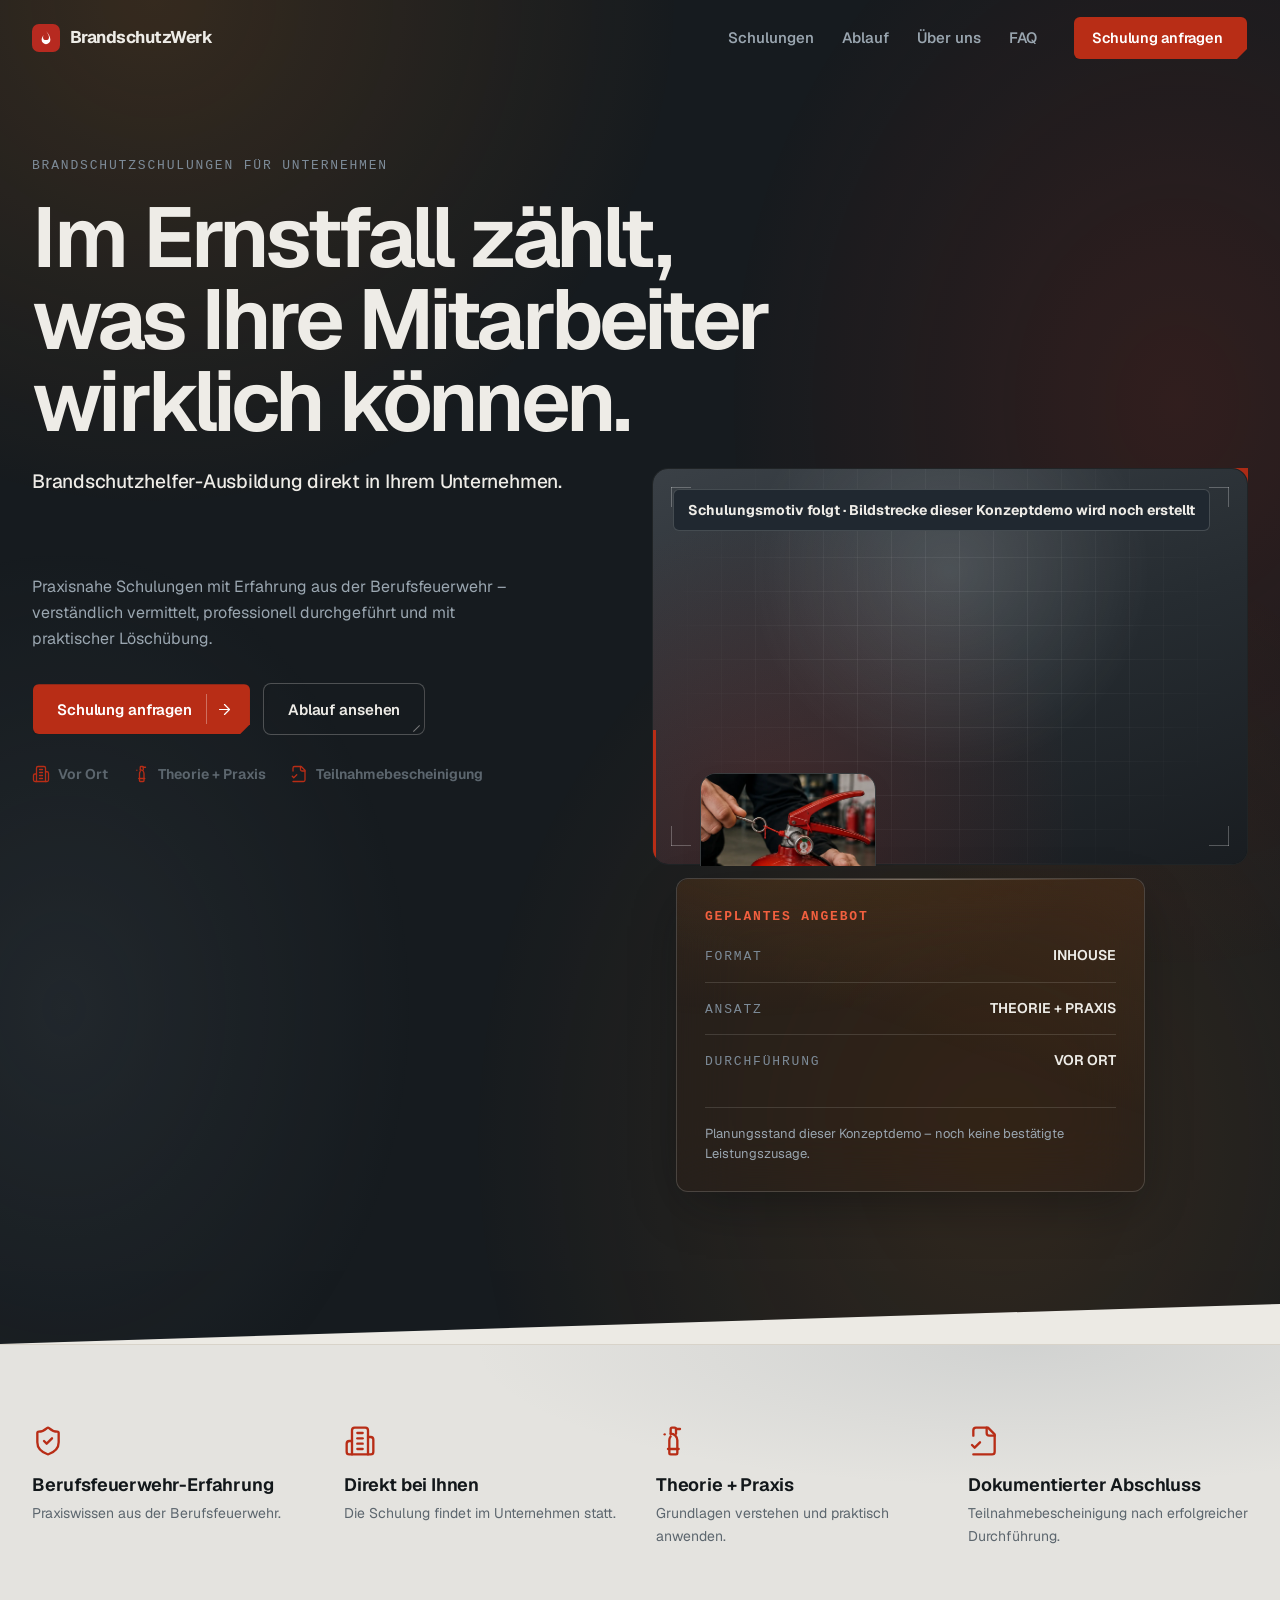
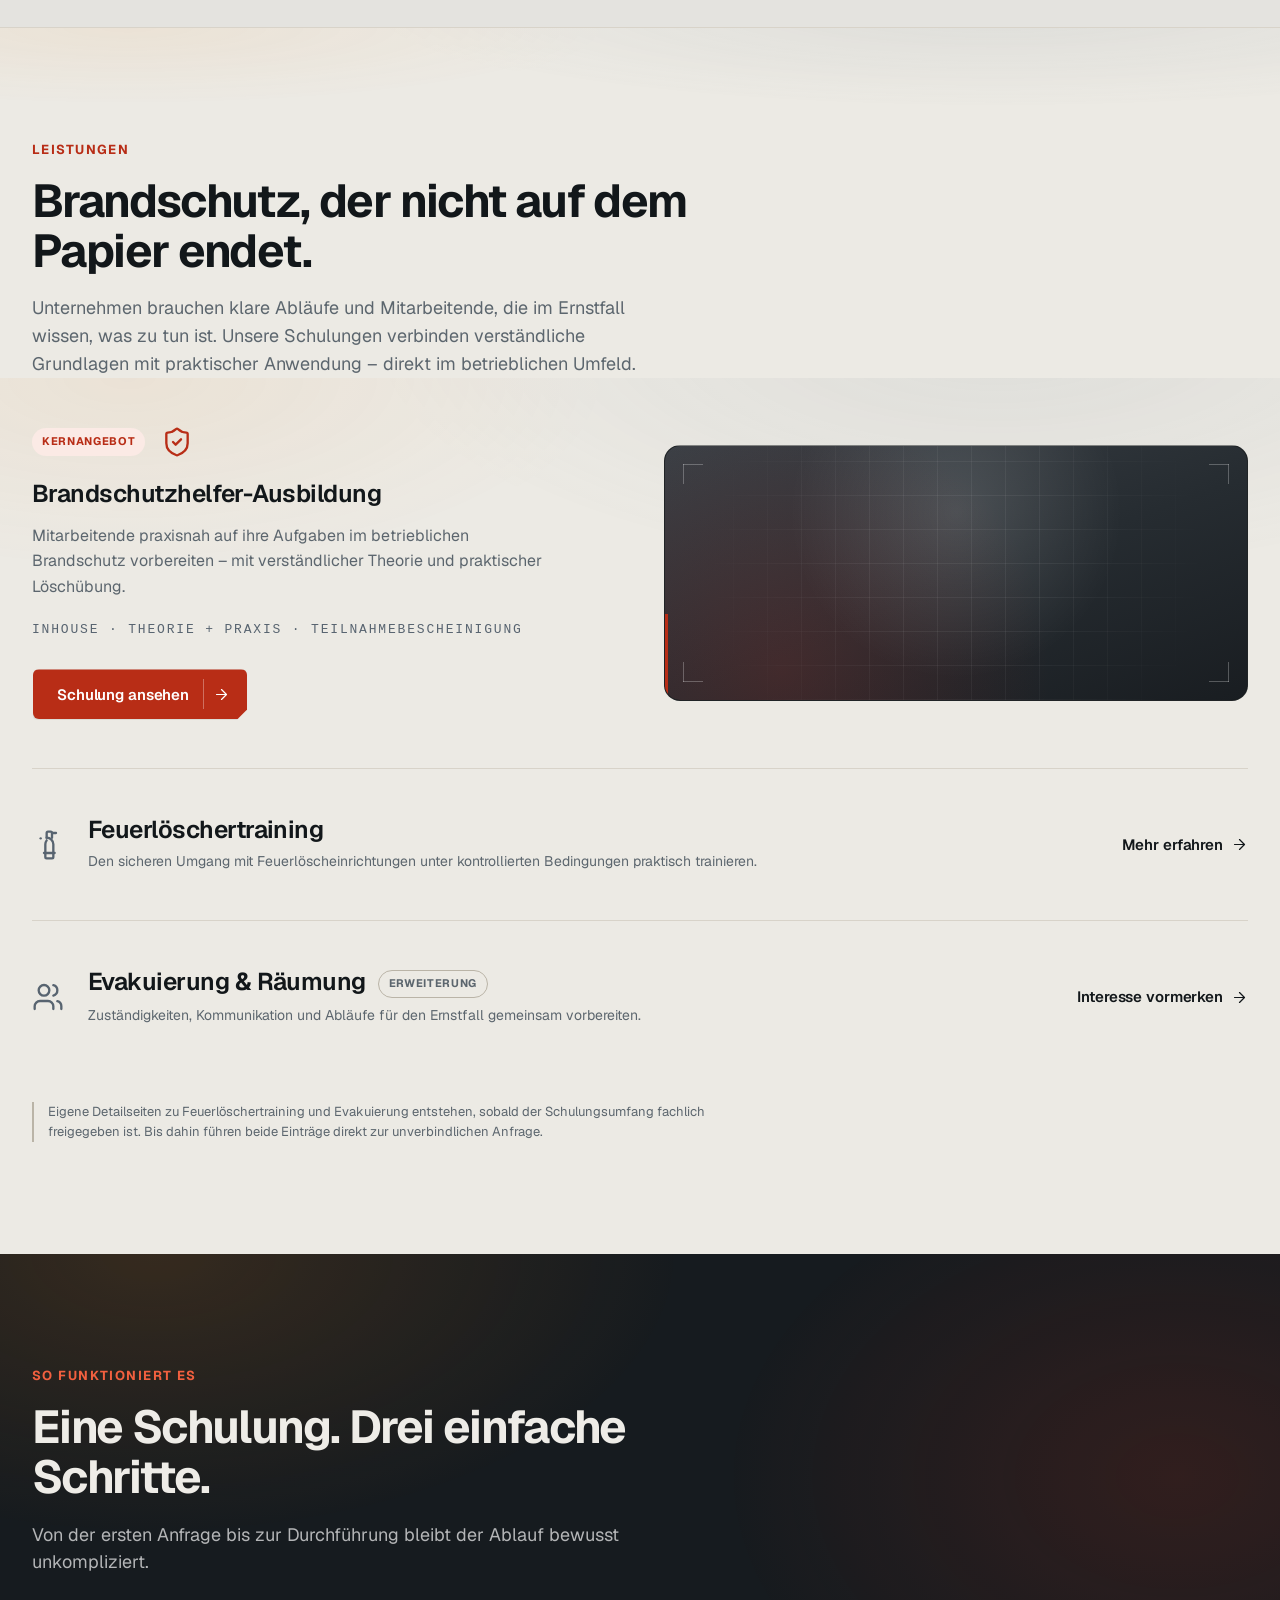
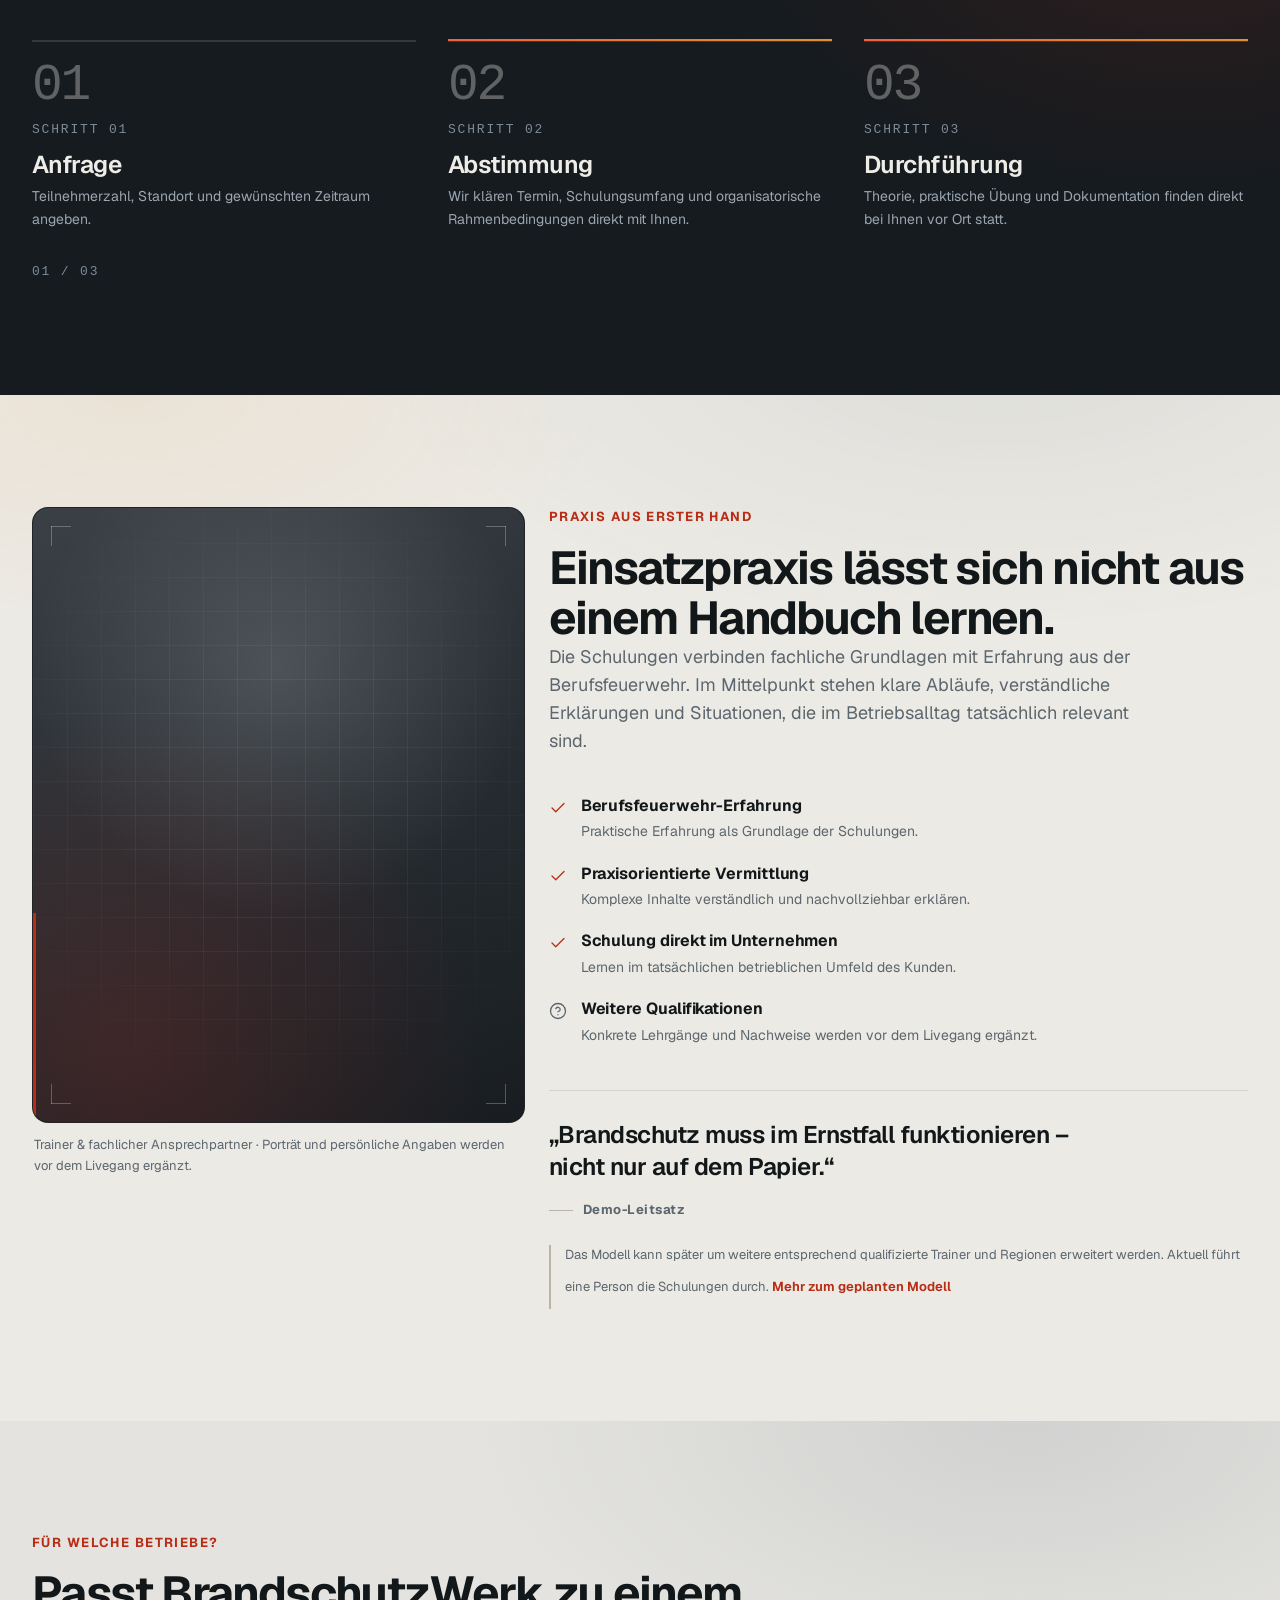
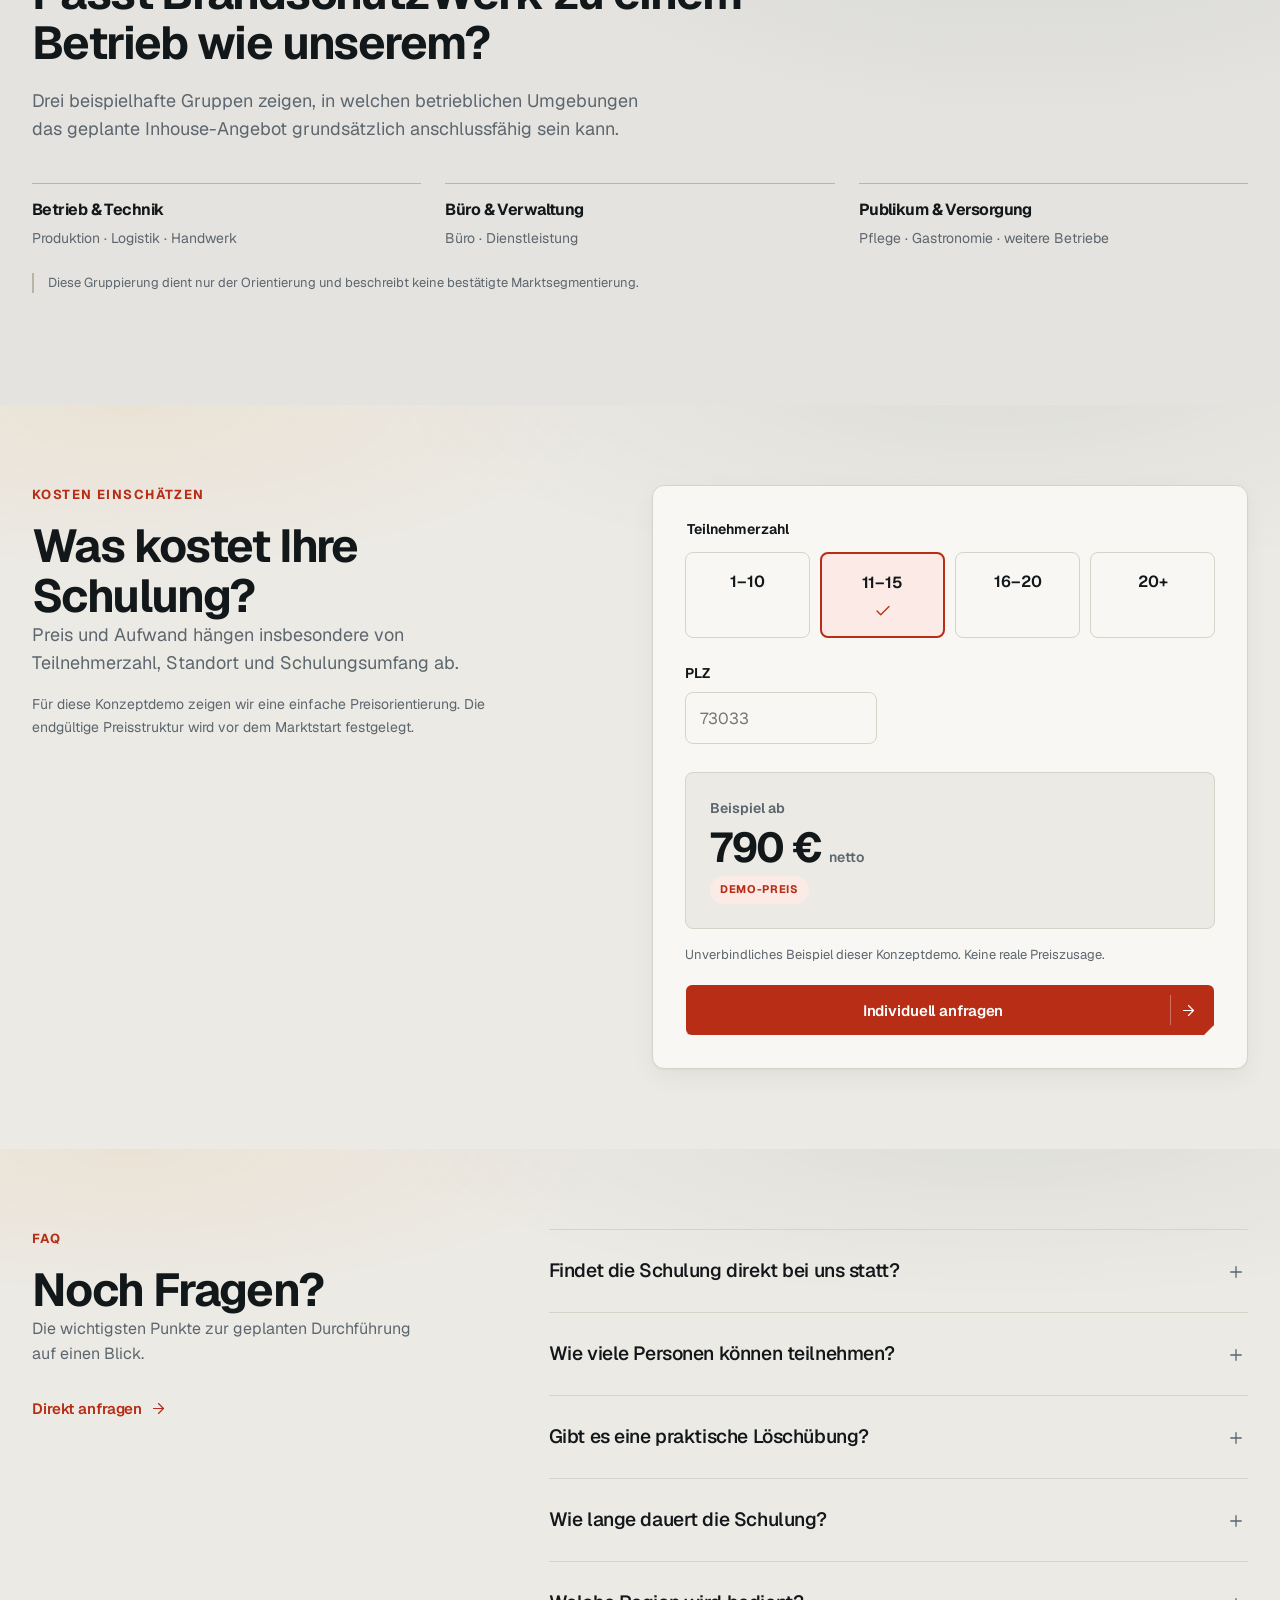
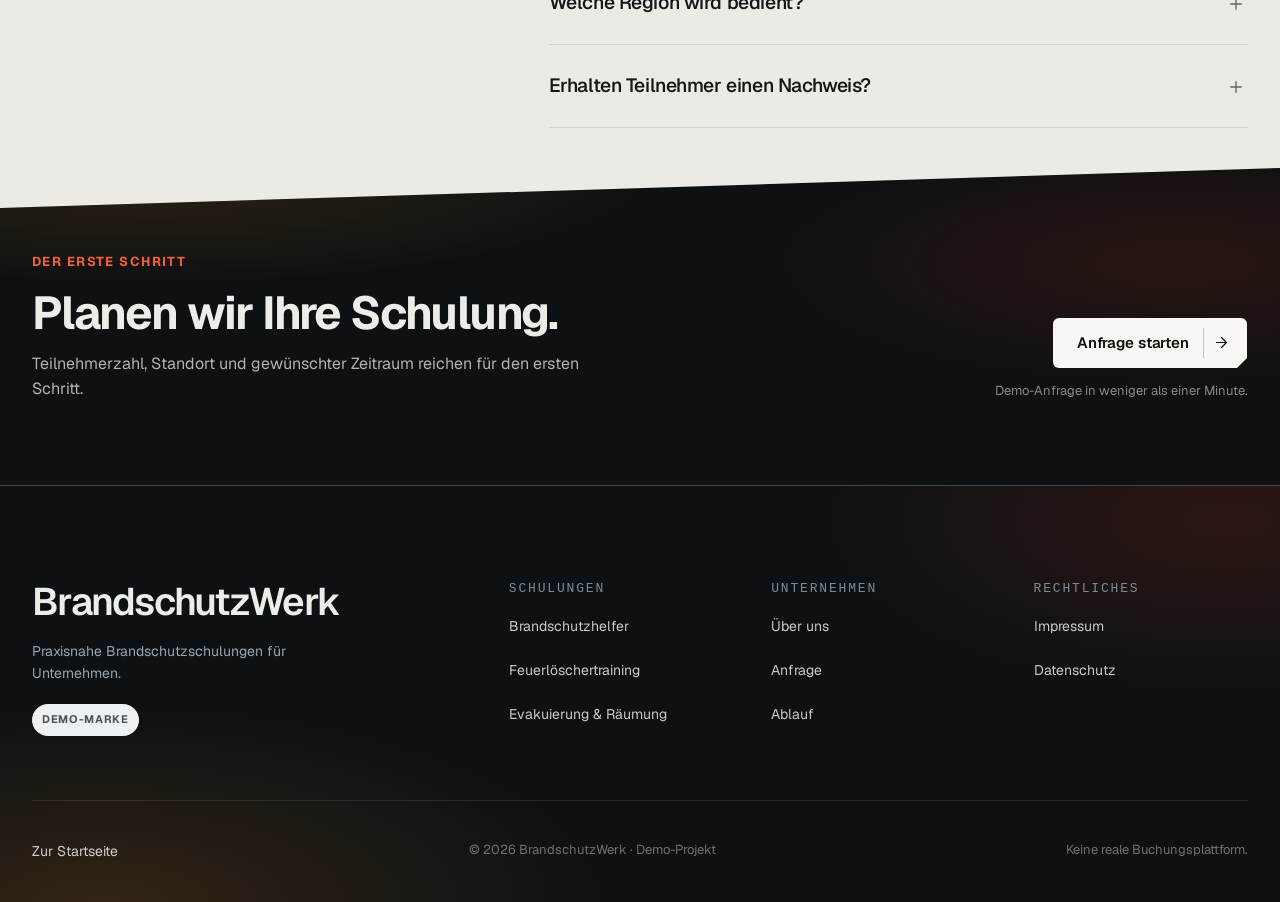
<file: index.html>
<!doctype html>
<html lang="de">
<head>
  <meta charset="utf-8">
  <meta name="viewport" content="width=device-width, initial-scale=1">
  <meta name="robots" content="noindex,nofollow">
  <title>BrandschutzWerk | Brandschutzschulungen für Unternehmen</title>
  <meta name="description" content="Praxisnahe Brandschutzhelfer-Ausbildung und Feuerlöschertraining direkt in Ihrem Unternehmen. Verständlich vermittelt, praktisch durchgeführt und unkompliziert angefragt.">
  <link rel="canonical" href="./">
  <meta property="og:title" content="BrandschutzWerk | Brandschutzschulungen für Unternehmen">
  <meta property="og:description" content="Praxisnahe Brandschutzhelfer-Ausbildung und Feuerlöschertraining direkt in Ihrem Unternehmen. Verständlich vermittelt, praktisch durchgeführt und unkompliziert angefragt.">
  <meta property="og:type" content="website">
  <meta property="og:locale" content="de_DE">
  <meta property="og:site_name" content="BrandschutzWerk">
  <meta property="og:url" content="https://silentsn3aker.github.io/brandschutzwerk-preview/">
  <meta property="og:image" content="https://silentsn3aker.github.io/brandschutzwerk-preview/assets/brand/og-card.jpg">
  <meta property="og:image:type" content="image/jpeg">
  <meta property="og:image:width" content="1200">
  <meta property="og:image:height" content="630">
  <meta property="og:image:alt" content="Vorschaukarte der BrandschutzWerk-Konzeptdemo: Schriftzug, Leitsatz „Im Ernstfall zählt, was Ihre Mitarbeiter wirklich können.“ und die Kennzeichnung Konzeptdemo.">
  <meta name="twitter:card" content="summary_large_image">
  <meta name="twitter:title" content="BrandschutzWerk | Brandschutzschulungen für Unternehmen">
  <meta name="twitter:description" content="Praxisnahe Brandschutzhelfer-Ausbildung und Feuerlöschertraining direkt in Ihrem Unternehmen. Verständlich vermittelt, praktisch durchgeführt und unkompliziert angefragt.">
  <meta name="twitter:image" content="https://silentsn3aker.github.io/brandschutzwerk-preview/assets/brand/og-card.jpg">
  <meta name="twitter:image:alt" content="Vorschaukarte der BrandschutzWerk-Konzeptdemo: Schriftzug, Leitsatz „Im Ernstfall zählt, was Ihre Mitarbeiter wirklich können.“ und die Kennzeichnung Konzeptdemo.">
  <meta name="theme-color" content="#0d1113">
  <link rel="icon" href="./assets/brand/favicon.svg" type="image/svg+xml">
  <link rel="apple-touch-icon" href="./assets/brand/apple-touch-icon.png">
  <link rel="preload" href="./assets/fonts/geist-variable.woff2" as="font" type="font/woff2" crossorigin>
  <link rel="stylesheet" href="./css/foundation/fonts.css">
  <link rel="stylesheet" href="./css/foundation/tokens.css">
  <link rel="stylesheet" href="./css/foundation/reset.css">
  <link rel="stylesheet" href="./css/foundation/typography.css">
  <link rel="stylesheet" href="./css/foundation/layout.css">
  <link rel="stylesheet" href="./css/foundation/planes.css">
  <link rel="stylesheet" href="./css/foundation/utilities.css">
  <link rel="stylesheet" href="./css/foundation/motion.css">
  <link rel="stylesheet" href="./css/components/icon.css">
  <link rel="stylesheet" href="./css/components/button.css">
  <link rel="stylesheet" href="./css/components/header.css">
  <link rel="stylesheet" href="./css/components/footer.css">
  <link rel="stylesheet" href="./css/components/badge.css">
  <link rel="stylesheet" href="./css/components/accordion.css">
  <link rel="stylesheet" href="./css/components/asset-frame.css">
  <link rel="stylesheet" href="./css/components/status-note.css">
  <link rel="stylesheet" href="./css/components/form-field.css">
  <link rel="stylesheet" href="./css/components/mobile-sticky-cta.css">
  <link rel="stylesheet" href="./css/components/demo-mode.css">
  <link rel="stylesheet" href="./css/patterns/section-heading.css">
  <link rel="stylesheet" href="./css/patterns/split-layout.css">
  <link rel="stylesheet" href="./css/patterns/micro-trust.css">
  <link rel="stylesheet" href="./css/patterns/timeline.css">
  <link rel="stylesheet" href="./css/patterns/process.css">
  <link rel="stylesheet" href="./css/patterns/scene.css">
  <link rel="stylesheet" href="./css/patterns/truth-rail.css">
  <link rel="stylesheet" href="./css/patterns/stage-set.css">
  <link rel="stylesheet" href="./css/patterns/media-stage.css">
  <link rel="stylesheet" href="./css/patterns/final-cta.css">
  <link rel="stylesheet" href="./css/pages/home.css">
  <script type="application/ld+json">
    {
      "@context": "https://schema.org",
      "@graph": [
        {
          "@type": "Organization",
          "@id": "https://silentsn3aker.github.io/brandschutzwerk-preview/#organization",
          "name": "BrandschutzWerk",
          "url": "https://silentsn3aker.github.io/brandschutzwerk-preview/",
          "description": "Praxisnahe Brandschutzhelfer-Ausbildung und Feuerlöschertraining direkt im Unternehmen.",
          "disambiguatingDescription": "Konzeptdemo. BrandschutzWerk ist derzeit kein werbendes Unternehmen. Leistungsumfang, Gruppengröße, Dauer, Preise, Einsatzregion und Rechtsform sind Beispielangaben dieser Demo und werden vor einem Marktstart festgelegt.",
          "logo": {
            "@type": "ImageObject",
            "url": "https://silentsn3aker.github.io/brandschutzwerk-preview/assets/brand/brand-mark.svg"
          }
        },
        {
          "@type": "WebSite",
          "@id": "https://silentsn3aker.github.io/brandschutzwerk-preview/#website",
          "url": "https://silentsn3aker.github.io/brandschutzwerk-preview/",
          "name": "BrandschutzWerk",
          "inLanguage": "de-DE",
          "publisher": {
            "@id": "https://silentsn3aker.github.io/brandschutzwerk-preview/#organization"
          }
        },
        {
          "@type": "ImageObject",
          "@id": "https://silentsn3aker.github.io/brandschutzwerk-preview/#sharecard",
          "url": "https://silentsn3aker.github.io/brandschutzwerk-preview/assets/brand/og-card.jpg",
          "width": 1200,
          "height": 630,
          "caption": "Vorschaukarte der BrandschutzWerk-Konzeptdemo: Schriftzug, Leitsatz „Im Ernstfall zählt, was Ihre Mitarbeiter wirklich können.“ und die Kennzeichnung Konzeptdemo."
        },
        {
          "@type": [
            "WebPage",
            "FAQPage"
          ],
          "@id": "https://silentsn3aker.github.io/brandschutzwerk-preview/#webpage",
          "url": "https://silentsn3aker.github.io/brandschutzwerk-preview/",
          "name": "BrandschutzWerk | Brandschutzschulungen für Unternehmen",
          "description": "Praxisnahe Brandschutzhelfer-Ausbildung und Feuerlöschertraining direkt in Ihrem Unternehmen. Verständlich vermittelt, praktisch durchgeführt und unkompliziert angefragt.",
          "inLanguage": "de-DE",
          "isPartOf": {
            "@id": "https://silentsn3aker.github.io/brandschutzwerk-preview/#website"
          },
          "about": {
            "@id": "https://silentsn3aker.github.io/brandschutzwerk-preview/#organization"
          },
          "primaryImageOfPage": {
            "@id": "https://silentsn3aker.github.io/brandschutzwerk-preview/#sharecard"
          },
          "mainEntity": [
            {
              "@type": "Question",
              "name": "Findet die Schulung direkt bei uns statt?",
              "acceptedAnswer": {
                "@type": "Answer",
                "text": "Ja. Das geplante Kernmodell sind Inhouse-Schulungen direkt im Unternehmen. Dadurch entfällt zusätzlicher Reiseaufwand für Ihre Mitarbeitenden und viele organisatorische Fragen lassen sich direkt vor Ort klären."
              }
            },
            {
              "@type": "Question",
              "name": "Wie viele Personen können teilnehmen?",
              "acceptedAnswer": {
                "@type": "Answer",
                "text": "Für diese Konzeptdemo kalkulieren wir mit Gruppen bis etwa 20 Personen. Die endgültige Gruppengröße wird vor dem Livegang anhand des finalen Schulungskonzepts festgelegt."
              }
            },
            {
              "@type": "Question",
              "name": "Gibt es eine praktische Löschübung?",
              "acceptedAnswer": {
                "@type": "Answer",
                "text": "Ja. Das geplante Schulungskonzept verbindet theoretische Grundlagen mit einer kontrollierten praktischen Übung."
              }
            },
            {
              "@type": "Question",
              "name": "Wie lange dauert die Schulung?",
              "acceptedAnswer": {
                "@type": "Answer",
                "text": "Für die Demo rechnen wir mit ungefähr drei bis vier Stunden. Die tatsächliche Dauer richtet sich nach Gruppengröße, Schulungsumfang und finalem fachlichen Konzept."
              }
            },
            {
              "@type": "Question",
              "name": "Welche Region wird bedient?",
              "acceptedAnswer": {
                "@type": "Answer",
                "text": "Als Ausgangspunkt der Demo verwenden wir Stuttgart und Umgebung. Der tatsächliche Einsatzradius wird vor dem Marktstart festgelegt und kann mit zusätzlichen Trainern später erweitert werden."
              }
            },
            {
              "@type": "Question",
              "name": "Erhalten Teilnehmer einen Nachweis?",
              "acceptedAnswer": {
                "@type": "Answer",
                "text": "Nach der Durchführung ist eine entsprechende Teilnahmebescheinigung vorgesehen. Die endgültige Form der Dokumentation wird vor dem Livegang festgelegt."
              }
            }
          ]
        },
        {
          "@type": "Service",
          "@id": "https://silentsn3aker.github.io/brandschutzwerk-preview/#service-brandschutzhelfer",
          "name": "Brandschutzhelfer-Ausbildung",
          "serviceType": "Brandschutzhelfer-Ausbildung",
          "description": "Mitarbeitende praxisnah auf ihre Aufgaben im betrieblichen Brandschutz vorbereiten – mit verständlicher Theorie und praktischer Löschübung.",
          "provider": {
            "@id": "https://silentsn3aker.github.io/brandschutzwerk-preview/#organization"
          }
        }
      ]
    }
  </script>
</head>
<body class="page-shell" data-page="PAGE_HOME">
<svg xmlns="http://www.w3.org/2000/svg" style="display:none" aria-hidden="true">
<symbol id="icon-arrow-right" viewBox="0 0 24 24"><path d="M5 12h14"/><path d="m12 5 7 7-7 7"/></symbol>
<symbol id="icon-check" viewBox="0 0 24 24"><path d="M20 6 9 17l-5-5"/></symbol>
<symbol id="icon-lock" viewBox="0 0 24 24"><rect width="18" height="11" x="3" y="11" rx="2"/><path d="M7 11V7a5 5 0 0 1 10 0v4"/></symbol>
<symbol id="icon-shield-check" viewBox="0 0 24 24"><path d="M20 13c0 5-3.5 7.5-7.66 8.95a1 1 0 0 1-.67-.01C7.5 20.5 4 18 4 13V6a1 1 0 0 1 1-1c2 0 4.5-1.2 6.24-2.72a1.17 1.17 0 0 1 1.52 0C14.51 3.81 17 5 19 5a1 1 0 0 1 1 1z"/><path d="m9 12 2 2 4-4"/></symbol>
<symbol id="icon-building-2" viewBox="0 0 24 24"><path d="M6 22V4a2 2 0 0 1 2-2h8a2 2 0 0 1 2 2v18Z"/><path d="M6 12H4a2 2 0 0 0-2 2v6a2 2 0 0 0 2 2h2"/><path d="M18 9h2a2 2 0 0 1 2 2v9a2 2 0 0 1-2 2h-2"/><path d="M10 6h4"/><path d="M10 10h4"/><path d="M10 14h4"/><path d="M10 18h4"/></symbol>
<symbol id="icon-users" viewBox="0 0 24 24"><path d="M16 21v-2a4 4 0 0 0-4-4H6a4 4 0 0 0-4 4v2"/><circle cx="9" cy="7" r="4"/><path d="M22 21v-2a4 4 0 0 0-3-3.87"/><path d="M16 3.13a4 4 0 0 1 0 7.75"/></symbol>
<symbol id="icon-file-check-2" viewBox="0 0 24 24"><path d="M4 22h14a2 2 0 0 0 2-2V7l-5-5H6a2 2 0 0 0-2 2v4"/><path d="M14 2v4a2 2 0 0 0 2 2h4"/><path d="m3 15 2 2 4-4"/></symbol>
<symbol id="icon-calendar" viewBox="0 0 24 24"><path d="M8 2v4"/><path d="M16 2v4"/><rect width="18" height="18" x="3" y="4" rx="2"/><path d="M3 10h18"/></symbol>
<symbol id="icon-map-pin" viewBox="0 0 24 24"><path d="M20 10c0 6-8 12-8 12s-8-6-8-12a8 8 0 0 1 16 0"/><circle cx="12" cy="10" r="3"/></symbol>
<symbol id="icon-circle-help" viewBox="0 0 24 24"><circle cx="12" cy="12" r="10"/><path d="M9.09 9a3 3 0 0 1 5.83 1c0 2-3 3-3 3"/><path d="M12 17h.01"/></symbol>
<symbol id="icon-fire-extinguisher" viewBox="0 0 24 24"><path d="M15 6.5V3a1 1 0 0 0-1-1h-2a1 1 0 0 0-1 1v3.5"/><path d="M9 18h8"/><path d="M18 3h-3"/><path d="M11 6.5a5 5 0 0 1 5 5V21a1 1 0 0 1-1 1h-4a1 1 0 0 1-1-1v-9.5a5 5 0 0 1 1-3"/><path d="M6.5 7h.01"/></symbol>
<symbol id="icon-plus" viewBox="0 0 24 24"><path d="M5 12h14"/><path d="M12 5v14"/></symbol>
</svg>
  <a class="skip-link" href="#main-content">Direkt zum Inhalt</a>

  <header class="site-header site-header--over-scene" data-component="SiteHeader" data-section-id="HOME_00_HEADER">
    <div class="container site-header__inner">
      <a class="site-header__brand" href="./" aria-label="BrandschutzWerk Startseite" aria-current="page">
        <img src="./assets/brand/brand-mark.svg" alt="" width="28" height="28">
        <span data-demo="brand-name">BrandschutzWerk</span>
      </a>
      <nav class="site-header__nav" aria-label="Hauptnavigation">
        <ul class="site-header__links">
          <li><a href="./brandschutzhelfer/">Schulungen</a></li>
          <li><a href="#ablauf">Ablauf</a></li>
          <li><a href="./ueber-uns/" data-value-route="VALUE_03 VALUE_04">Über uns</a></li>
          <li><a href="#faq">FAQ</a></li>
        </ul>
        <a class="btn btn--primary site-header__cta" href="./anfrage/" data-value-route="VALUE_03">Schulung anfragen</a>
      </nav>
      <button class="menu-toggle" type="button" aria-expanded="false" aria-controls="mobile-nav" aria-label="Menü öffnen" data-menu-toggle>
        <svg class="icon" aria-hidden="true"><use href="#icon-plus"></use></svg>
      </button>
    </div>
  </header>

  <nav class="mobile-navigation" id="mobile-nav" aria-label="Mobile Navigation" aria-hidden="true" data-component="MobileNavigation">
    <div class="container mobile-navigation__inner">
    <a href="./brandschutzhelfer/">Schulungen<svg class="icon icon--sm" aria-hidden="true"><use href="#icon-arrow-right"></use></svg></a>
    <a href="#ablauf">Ablauf<svg class="icon icon--sm" aria-hidden="true"><use href="#icon-arrow-right"></use></svg></a>
    <a href="./ueber-uns/" data-value-route="VALUE_03 VALUE_04">Über uns<svg class="icon icon--sm" aria-hidden="true"><use href="#icon-arrow-right"></use></svg></a>
    <a href="#faq">FAQ<svg class="icon icon--sm" aria-hidden="true"><use href="#icon-arrow-right"></use></svg></a>
      <a class="btn btn--primary mobile-navigation__cta" href="./anfrage/" data-value-route="VALUE_03">Schulung anfragen</a>
    </div>
  </nav>

  <main id="main-content">

    <!-- HOME_01_HERO -->
    <section class="section section--large plane plane-ink plane-edge-fall home-hero" data-section-id="HOME_01_HERO" data-component="HomeHero" data-value-route="VALUE_01 VALUE_02">
      <div class="container">
        <div class="grid-12 home-hero__grid">
          <div class="home-hero__copy">
            <p class="label-technical reveal reveal--quiet">BRANDSCHUTZSCHULUNGEN FÜR UNTERNEHMEN</p>
            <h1 class="home-hero__display reveal reveal--mask">Im Ernstfall zählt, was Ihre Mitarbeiter wirklich können.</h1>
            <p class="lead home-hero__supporting reveal" data-delay="1">Brandschutzhelfer-Ausbildung direkt in Ihrem Unternehmen.</p>
          </div>

        <div class="media-stage media-stage--has-inset home-hero__media reveal-image parallax-layer" data-delay="2">
          <span class="media-stage__accent" aria-hidden="true"></span>
          <figure class="asset-frame asset-frame--16x7 motion-image-zoom" data-slot-id="SLOT_HOME_HERO_ANCHOR" data-component="HeroImage" data-asset-id="ASSET_PHOTO_01_HERO_TRAINING" data-status="ASSET_PENDING">
          <div class="asset-frame__stage">
            <!-- slot:begin SLOT_HOME_HERO_ANCHOR -->
            <div class="asset-placeholder" role="img" aria-label="Bildfläche für eine Brandschutzhelfer-Schulung im Unternehmen. Das Bild wird für diese Konzeptdemo noch erstellt.">
              <span class="asset-placeholder__glow"></span>
              <span class="asset-placeholder__grid"></span>
              <span class="asset-placeholder__frame"></span>
              <span class="asset-placeholder__rail"></span>
            </div>
            <p class="asset-frame__label">Schulungsmotiv folgt · Bildstrecke dieser Konzeptdemo wird noch erstellt</p>
            <!-- slot:end SLOT_HOME_HERO_ANCHOR -->
          </div>
          </figure>
          <figure class="asset-frame asset-frame--4x3 media-stage__inset motion-image-zoom" data-slot-id="SLOT_HOME_HERO_DETAIL" data-status="ASSET_PENDING">
            <div class="asset-frame__stage">
              <!-- slot:begin SLOT_HOME_HERO_DETAIL -->
              <picture>
                <source type="image/webp" srcset="./assets/photos/BSW_EXTINGUISHER_PIN_01/BSW_EXTINGUISHER_PIN_01-400.webp 400w, ./assets/photos/BSW_EXTINGUISHER_PIN_01/BSW_EXTINGUISHER_PIN_01-760.webp 760w">
                <img src="./assets/photos/BSW_EXTINGUISHER_PIN_01/BSW_EXTINGUISHER_PIN_01-760.jpg" alt="Hände ziehen den Sicherungsstift eines Feuerlöschers; die Plombe reißt, das Manometer steht im grünen Bereich." width="760" height="570" loading="lazy" decoding="async">
              </picture>
              <!-- slot:end SLOT_HOME_HERO_DETAIL -->
            </div>
          </figure>
        </div>

          <div class="home-hero__action-block reveal reveal--from-start" data-delay="2">
            <p class="home-hero__body" data-status="FACHLICHE_FREIGABE_REQUIRED">Praxisnahe Schulungen mit Erfahrung aus der Berufsfeuerwehr – verständlich vermittelt, professionell durchgeführt und mit praktischer Löschübung.</p>
            <div class="home-hero__actions">
              <a class="btn btn--primary" href="./anfrage/">Schulung anfragen<svg class="icon btn__arrow" aria-hidden="true"><use href="#icon-arrow-right"></use></svg></a>
              <a class="btn btn--secondary" href="#ablauf">Ablauf ansehen</a>
            </div>
            <ul class="micro-trust">
              <li><svg class="icon icon--sm" aria-hidden="true"><use href="#icon-building-2"></use></svg>Vor Ort</li>
              <li><svg class="icon icon--sm" aria-hidden="true"><use href="#icon-fire-extinguisher"></use></svg>Theorie + Praxis</li>
              <li data-status="FACHLICHE_FREIGABE_REQUIRED"><svg class="icon icon--sm" aria-hidden="true"><use href="#icon-file-check-2"></use></svg>Teilnahmebescheinigung</li>
            </ul>
          </div>

          <aside class="home-fact-panel glass glass--ember parallax-layer parallax-layer--near reveal reveal--from-end" data-delay="3" data-component="HeroFactPanel" data-value-route="VALUE_01 VALUE_02" data-status="PLANNED" aria-labelledby="fact-panel-title">
            <h2 class="sr-only" id="fact-panel-title">Geplante Angebotsdefinitionen</h2>
            <p class="home-fact-panel__status">GEPLANTES ANGEBOT</p>
            <dl class="home-fact-panel__list">
              <div class="home-fact-panel__row" data-offer-definition="format" data-status="PLANNED">
                <dt>FORMAT</dt>
                <dd>INHOUSE</dd>
              </div>
              <div class="home-fact-panel__row" data-offer-definition="approach" data-status="PLANNED">
                <dt>ANSATZ</dt>
                <dd>THEORIE + PRAXIS</dd>
              </div>
              <div class="home-fact-panel__row" data-offer-definition="delivery" data-status="PLANNED">
                <dt>DURCHFÜHRUNG</dt>
                <dd>VOR ORT</dd>
              </div>
            </dl>
            <p class="home-fact-panel__footnote">Planungsstand dieser Konzeptdemo – noch keine bestätigte Leistungszusage.</p>
          </aside>
        </div>

      </div>
    </section>

    <!-- HOME_02_CREDIBILITY_STRIP -->
    <section class="section section--compact plane plane-smoked home-credibility" data-section-id="HOME_02_CREDIBILITY_STRIP" data-component="CredibilityStrip" aria-labelledby="credibility-title">
      <div class="container">
        <h2 class="sr-only" id="credibility-title">Worauf die Schulungen aufbauen</h2>
        <ul class="home-credibility__grid">
          <li class="home-credibility__item reveal" data-component="CredibilityItem" data-credibility-id="CREDIBILITY_FIRE_SERVICE">
            <svg class="icon icon--feature" aria-hidden="true"><use href="#icon-shield-check"></use></svg>
            <h3>Berufsfeuerwehr-Erfahrung</h3>
            <p>Praxiswissen aus der Berufsfeuerwehr.</p>
          </li>
          <li class="home-credibility__item reveal" data-delay="1" data-component="CredibilityItem" data-credibility-id="CREDIBILITY_INHOUSE">
            <svg class="icon icon--feature" aria-hidden="true"><use href="#icon-building-2"></use></svg>
            <h3>Direkt bei Ihnen</h3>
            <p>Die Schulung findet im Unternehmen statt.</p>
          </li>
          <li class="home-credibility__item reveal" data-delay="2" data-component="CredibilityItem" data-credibility-id="CREDIBILITY_PRACTICAL">
            <svg class="icon icon--feature" aria-hidden="true"><use href="#icon-fire-extinguisher"></use></svg>
            <h3>Theorie + Praxis</h3>
            <p>Grundlagen verstehen und praktisch anwenden.</p>
          </li>
          <li class="home-credibility__item reveal" data-delay="3" data-component="CredibilityItem" data-credibility-id="CREDIBILITY_DOCUMENTATION" data-status="FACHLICHE_FREIGABE_REQUIRED">
            <svg class="icon icon--feature" aria-hidden="true"><use href="#icon-file-check-2"></use></svg>
            <h3>Dokumentierter Abschluss</h3>
            <p>Teilnahmebescheinigung nach erfolgreicher Durchführung.</p>
          </li>
        </ul>
      </div>
    </section>

    <!-- HOME_03_SERVICE_INTRO -->
    <section class="section surface-editorial home-service-intro" id="leistungen" data-section-id="HOME_03_SERVICE_INTRO" data-component="ServiceIntro" data-value-route="VALUE_01 VALUE_02">
      <div class="container">
        <div class="section-heading reveal">
          <p class="eyebrow">LEISTUNGEN</p>
          <h2>Brandschutz, der nicht auf dem Papier endet.</h2>
          <p class="lead">Unternehmen brauchen klare Abläufe und Mitarbeitende, die im Ernstfall wissen, was zu tun ist. Unsere Schulungen verbinden verständliche Grundlagen mit praktischer Anwendung – direkt im betrieblichen Umfeld.</p>
        </div>
      </div>
    </section>

    <!-- HOME_04_SERVICE_BENTO -->
    <section class="section plane plane-paper home-services" data-section-id="HOME_04_SERVICE_BENTO" data-component="ServiceRail" aria-labelledby="bento-title">
      <div class="container">
        <h2 class="sr-only" id="bento-title">Leistungen im Überblick</h2>
        <ul class="service-rail">

          <li class="service-rail__item service-rail__item--lead reveal" data-component="ServiceCard" data-service-id="brandschutzhelfer" data-value-route="VALUE_01 VALUE_02" data-status="FACHLICHE_FREIGABE_REQUIRED">
            <div class="service-rail__head">
              <span class="badge">KERNANGEBOT</span>
              <svg class="icon icon--feature" aria-hidden="true"><use href="#icon-shield-check"></use></svg>
            </div>
            <figure class="asset-frame asset-frame--16x7 service-rail__media reveal-image motion-image-zoom" data-slot-id="SLOT_HOME_BENTO_PRIMARY" data-asset-id="ASSET_PHOTO_03_EXTINGUISHER_DETAIL" data-status="ASSET_PENDING">
              <div class="asset-frame__stage">
                <!-- slot:begin SLOT_HOME_BENTO_PRIMARY -->
                <div class="asset-placeholder" role="img" aria-label="Bildfläche für eine Feuerlöscher-Detailaufnahme. Das Bild wird für diese Konzeptdemo noch erstellt.">
                  <span class="asset-placeholder__glow"></span>
                  <span class="asset-placeholder__grid"></span>
                  <span class="asset-placeholder__frame"></span>
                  <span class="asset-placeholder__rail"></span>
                </div>
                <!-- slot:end SLOT_HOME_BENTO_PRIMARY -->
              </div>
            </figure>
            <h3>Brandschutzhelfer-Ausbildung</h3>
            <p class="service-rail__lead-copy">Mitarbeitende praxisnah auf ihre Aufgaben im betrieblichen Brandschutz vorbereiten – mit verständlicher Theorie und praktischer Löschübung.</p>
            <p class="service-rail__meta label-technical">Inhouse · Theorie + Praxis · Teilnahmebescheinigung</p>
            <a class="btn btn--primary btn--magnetic service-rail__cta" href="./brandschutzhelfer/">Schulung ansehen<svg class="icon btn__arrow" aria-hidden="true"><use href="#icon-arrow-right"></use></svg></a>
          </li>

          <li class="service-rail__item reveal reveal--from-start" data-delay="1" data-component="ServiceCard" data-service-id="extinguisher" data-status="FACHLICHE_FREIGABE_REQUIRED">
            <svg class="icon icon--feature service-rail__icon" aria-hidden="true"><use href="#icon-fire-extinguisher"></use></svg>
            <div class="service-rail__body">
              <h3>Feuerlöschertraining</h3>
              <p>Den sicheren Umgang mit Feuerlöscheinrichtungen unter kontrollierten Bedingungen praktisch trainieren.</p>
            </div>
            <a class="link-cta service-rail__link" href="./anfrage/">Mehr erfahren<svg class="icon btn__arrow" aria-hidden="true"><use href="#icon-arrow-right"></use></svg></a>
          </li>

          <li class="service-rail__item reveal reveal--from-start" data-delay="2" data-component="ServiceCard" data-service-id="evacuation" data-status="FACHLICHE_FREIGABE_REQUIRED">
            <svg class="icon icon--feature service-rail__icon" aria-hidden="true"><use href="#icon-users"></use></svg>
            <div class="service-rail__body">
              <h3>Evakuierung &amp; Räumung<span class="badge badge--outline service-rail__badge">ERWEITERUNG</span></h3>
              <p>Zuständigkeiten, Kommunikation und Abläufe für den Ernstfall gemeinsam vorbereiten.</p>
            </div>
            <a class="link-cta service-rail__link" href="./anfrage/">Interesse vormerken<svg class="icon btn__arrow" aria-hidden="true"><use href="#icon-arrow-right"></use></svg></a>
          </li>

        </ul>
        <p class="status-note">Eigene Detailseiten zu Feuerlöschertraining und Evakuierung entstehen, sobald der Schulungsumfang fachlich freigegeben ist. Bis dahin führen beide Einträge direkt zur unverbindlichen Anfrage.</p>
      </div>
    </section>

    <!-- HOME_05_PROCESS -->
    <section class="section plane plane-ink home-process" id="ablauf" data-section-id="HOME_05_PROCESS" data-component="ProcessTimeline">
      <div class="container">
        <div class="section-heading section-heading--light reveal">
          <p class="eyebrow">SO FUNKTIONIERT ES</p>
          <h2>Eine Schulung. Drei einfache Schritte.</h2>
          <p class="lead">Von der ersten Anfrage bis zur Durchführung bleibt der Ablauf bewusst unkompliziert.</p>
        </div>
        <div class="stage-set" data-component="ProcessTakeover">
        <div class="stage-set__frame">
        <ol class="stage-set__stages">
          <li class="stage" data-stage-index="1" data-process-id="PROCESS_01" data-component="ProcessStep">
            <p class="stage__index" aria-hidden="true">01</p>
            <div class="stage__body">
              <p class="stage__eyebrow label-technical">Schritt 01</p>
              <h3 class="stage__title">Anfrage</h3>
              <p class="stage__copy">Teilnehmerzahl, Standort und gew&uuml;nschten Zeitraum angeben.</p>
            </div>
          </li>
          <li class="stage" data-stage-index="2" data-process-id="PROCESS_02" data-component="ProcessStep">
            <p class="stage__index" aria-hidden="true">02</p>
            <div class="stage__body">
              <p class="stage__eyebrow label-technical">Schritt 02</p>
              <h3 class="stage__title">Abstimmung</h3>
              <p class="stage__copy">Wir kl&auml;ren Termin, Schulungsumfang und organisatorische Rahmenbedingungen direkt mit Ihnen.</p>
            </div>
          </li>
          <li class="stage" data-stage-index="3" data-process-id="PROCESS_03" data-component="ProcessStep" data-status="FACHLICHE_FREIGABE_REQUIRED">
            <p class="stage__index" aria-hidden="true">03</p>
            <div class="stage__body">
              <p class="stage__eyebrow label-technical">Schritt 03</p>
              <h3 class="stage__title">Durchf&uuml;hrung</h3>
              <p class="stage__copy">Theorie, praktische &Uuml;bung und Dokumentation finden direkt bei Ihnen vor Ort statt.</p>
            </div>
          </li>
        </ol>
        <p class="stage-set__progress label-technical" aria-hidden="true"><span data-stage-current>01</span> / 03</p>
        </div>
      </div>
      </div>
    </section>

    <!-- HOME_06_TRAINER_AUTHORITY -->
    <section class="section surface-editorial home-trainer" data-section-id="HOME_06_TRAINER_AUTHORITY" data-component="TrainerAuthority" data-value-route="VALUE_03 VALUE_04">
      <div class="container">
        <div class="grid-12 home-trainer__grid">

          <div class="home-trainer__media reveal-image">
            <figure class="asset-frame asset-frame--4x5 motion-image-zoom" data-slot-id="SLOT_HOME_TRAINER_ACTION" data-asset-id="ASSET_PHOTO_02_TRAINER_PORTRAIT" data-status="ASSET_PENDING">
              <div class="asset-frame__stage">
                <!-- slot:begin SLOT_HOME_TRAINER_ACTION -->
                <div class="asset-placeholder" role="img" aria-label="Bildfläche für das Porträt des Trainers. Das Bild wird für diese Konzeptdemo noch erstellt.">
                  <span class="asset-placeholder__glow"></span>
                  <span class="asset-placeholder__grid"></span>
                  <span class="asset-placeholder__frame"></span>
                  <span class="asset-placeholder__rail"></span>
                </div>
                <!-- slot:end SLOT_HOME_TRAINER_ACTION -->
              </div>
              <figcaption class="asset-frame__caption" data-status="REAL_DATA_REQUIRED">Trainer &amp; fachlicher Ansprechpartner · Porträt und persönliche Angaben werden vor dem Livegang ergänzt.</figcaption>
            </figure>
          </div>

          <div class="home-trainer__copy reveal">
            <p class="eyebrow">PRAXIS AUS ERSTER HAND</p>
            <h2>Einsatzpraxis lässt sich nicht aus einem Handbuch lernen.</h2>
            <p class="lead">Die Schulungen verbinden fachliche Grundlagen mit Erfahrung aus der Berufsfeuerwehr. Im Mittelpunkt stehen klare Abläufe, verständliche Erklärungen und Situationen, die im Betriebsalltag tatsächlich relevant sind.</p>

            <ul class="home-qualifications">
              <li data-qualification-id="QUAL_01">
                <svg class="icon icon--sm" aria-hidden="true"><use href="#icon-check"></use></svg>
                <div>
                  <h3>Berufsfeuerwehr-Erfahrung</h3>
                  <p>Praktische Erfahrung als Grundlage der Schulungen.</p>
                </div>
              </li>
              <li data-qualification-id="QUAL_02">
                <svg class="icon icon--sm" aria-hidden="true"><use href="#icon-check"></use></svg>
                <div>
                  <h3>Praxisorientierte Vermittlung</h3>
                  <p>Komplexe Inhalte verständlich und nachvollziehbar erklären.</p>
                </div>
              </li>
              <li data-qualification-id="QUAL_03">
                <svg class="icon icon--sm" aria-hidden="true"><use href="#icon-check"></use></svg>
                <div>
                  <h3>Schulung direkt im Unternehmen</h3>
                  <p>Lernen im tatsächlichen betrieblichen Umfeld des Kunden.</p>
                </div>
              </li>
              <li data-qualification-id="QUAL_04" data-status="REAL_DATA_REQUIRED">
                <svg class="icon icon--sm" aria-hidden="true"><use href="#icon-circle-help"></use></svg>
                <div>
                  <h3>Weitere Qualifikationen</h3>
                  <p>Konkrete Lehrgänge und Nachweise werden vor dem Livegang ergänzt.</p>
                </div>
              </li>
            </ul>

            <figure class="home-quote">
              <blockquote>„Brandschutz muss im Ernstfall funktionieren – nicht nur auf dem Papier.“</blockquote>
              <figcaption><span class="home-quote__label">Demo-Leitsatz</span></figcaption>
            </figure>
            <p class="status-note home-trainer__route-note" data-status="PLANNED">Das Modell kann später um weitere entsprechend qualifizierte Trainer und Regionen erweitert werden. Aktuell führt eine Person die Schulungen durch. <a href="./ueber-uns/" data-value-route="VALUE_04">Mehr zum geplanten Modell</a></p>
          </div>

        </div>
      </div>
    </section>

    <!-- HOME_07_AUDIENCE_FIT -->
    <section class="section plane plane-smoked home-audience-fit" data-section-id="HOME_07_AUDIENCE_FIT" data-status="PLANNED" data-projection-scope="PAGE_LOCAL" data-taxonomy-authority="NONE">
      <div class="container">
        <div class="section-heading reveal">
          <p class="eyebrow">FÜR WELCHE BETRIEBE?</p>
          <h2>Passt BrandschutzWerk zu einem Betrieb wie unserem?</h2>
          <p class="lead">Drei beispielhafte Gruppen zeigen, in welchen betrieblichen Umgebungen das geplante Inhouse-Angebot grundsätzlich anschlussfähig sein kann.</p>
        </div>
        <ul class="home-audience-fit__list reveal" aria-label="Beispielhafte Gruppen betrieblicher Umgebungen">
          <li data-audience-group="01" data-status="PLANNED">
            <h3>Betrieb &amp; Technik</h3>
            <p>Produktion · Logistik · Handwerk</p>
          </li>
          <li data-audience-group="02" data-status="PLANNED">
            <h3>Büro &amp; Verwaltung</h3>
            <p>Büro · Dienstleistung</p>
          </li>
          <li data-audience-group="03" data-status="PLANNED">
            <h3>Publikum &amp; Versorgung</h3>
            <p>Pflege · Gastronomie · weitere Betriebe</p>
          </li>
        </ul>
        <p class="status-note">Diese Gruppierung dient nur der Orientierung und beschreibt keine bestätigte Marktsegmentierung.</p>
        <!-- slot:begin SLOT_INDUSTRY_PRODUCTION -->
        <!-- slot:end SLOT_INDUSTRY_PRODUCTION -->
        <!-- slot:begin SLOT_INDUSTRY_LOGISTICS -->
        <!-- slot:end SLOT_INDUSTRY_LOGISTICS -->
        <!-- slot:begin SLOT_INDUSTRY_CRAFT -->
        <!-- slot:end SLOT_INDUSTRY_CRAFT -->
        <!-- slot:begin SLOT_INDUSTRY_OFFICE -->
        <!-- slot:end SLOT_INDUSTRY_OFFICE -->
        <!-- slot:begin SLOT_INDUSTRY_CARE -->
        <!-- slot:end SLOT_INDUSTRY_CARE -->
        <!-- slot:begin SLOT_INDUSTRY_GASTRO -->
        <!-- slot:end SLOT_INDUSTRY_GASTRO -->
      </div>
    </section>

    <!-- HOME_08_QUOTE_PREVIEW -->
    <section class="section section--compact surface-editorial home-quote-preview" data-section-id="HOME_08_QUOTE_PREVIEW" data-component="QuotePreview">
      <div class="container">
        <div class="grid-12 home-quote-preview__grid">

          <div class="home-quote-preview__copy reveal">
            <p class="eyebrow">KOSTEN EINSCHÄTZEN</p>
            <h2>Was kostet Ihre Schulung?</h2>
            <p class="lead">Preis und Aufwand hängen insbesondere von Teilnehmerzahl, Standort und Schulungsumfang ab.</p>
            <p>Für diese Konzeptdemo zeigen wir eine einfache Preisorientierung. Die endgültige Preisstruktur wird vor dem Marktstart festgelegt.</p>
          </div>

          <div class="home-quote-widget reveal" data-delay="1">
            <fieldset class="home-quote-widget__field">
              <legend class="field__label">Teilnehmerzahl</legend>
              <div class="home-quote-widget__options" role="group" data-quote-options>
                <button class="selectable-card" type="button" aria-pressed="false" data-band="1-10">
                  <span>1–10</span>
                  <svg class="icon icon--sm selectable-card__check" aria-hidden="true"><use href="#icon-check"></use></svg>
                </button>
                <button class="selectable-card" type="button" aria-pressed="true" data-band="11-15">
                  <span>11–15</span>
                  <svg class="icon icon--sm selectable-card__check" aria-hidden="true"><use href="#icon-check"></use></svg>
                </button>
                <button class="selectable-card" type="button" aria-pressed="false" data-band="16-20">
                  <span>16–20</span>
                  <svg class="icon icon--sm selectable-card__check" aria-hidden="true"><use href="#icon-check"></use></svg>
                </button>
                <button class="selectable-card" type="button" aria-pressed="false" data-band="20+">
                  <span>20+</span>
                  <svg class="icon icon--sm selectable-card__check" aria-hidden="true"><use href="#icon-check"></use></svg>
                </button>
              </div>
            </fieldset>

            <div class="field home-quote-widget__plz">
              <label class="field__label" for="quote-plz">PLZ</label>
              <input class="field__control" id="quote-plz" name="quote-plz" type="text" inputmode="numeric" autocomplete="postal-code" maxlength="5" placeholder="73033" aria-describedby="quote-plz-error" data-quote-plz>
              <p class="field__error" id="quote-plz-error" role="status" data-quote-plz-error hidden>
                <svg class="icon icon--sm" aria-hidden="true"><use href="#icon-circle-help"></use></svg>Bitte eine gültige fünfstellige PLZ eingeben.
              </p>
            </div>

            <div class="home-quote-widget__result" data-quote-result data-status="DEMO_DATA" aria-live="polite">
              <p class="home-quote-widget__result-label">Beispiel ab</p>
              <p class="home-quote-widget__price"><span data-quote-price>790 €</span> <span class="home-quote-widget__suffix" data-quote-suffix>netto</span></p>
              <span class="badge">DEMO-PREIS</span>
            </div>

            <p class="home-quote-widget__disclaimer">Unverbindliches Beispiel dieser Konzeptdemo. Keine reale Preiszusage.</p>
            <a class="btn btn--primary btn--block" href="./anfrage/">Individuell anfragen<svg class="icon btn__arrow" aria-hidden="true"><use href="#icon-arrow-right"></use></svg></a>
          </div>

        </div>
      </div>
    </section>

    <!-- HOME_10_FAQ -->
    <section class="section section--compact surface-editorial home-faq" id="faq" data-section-id="HOME_10_FAQ">
      <div class="container">
        <div class="grid-12 home-faq__grid">

          <div class="home-faq__intro reveal">
            <p class="eyebrow">FAQ</p>
            <h2>Noch Fragen?</h2>
            <p>Die wichtigsten Punkte zur geplanten Durchführung auf einen Blick.</p>
            <a class="link-cta" href="./anfrage/">Direkt anfragen<svg class="icon btn__arrow" aria-hidden="true"><use href="#icon-arrow-right"></use></svg></a>
          </div>

          <div class="home-faq__list accordion reveal" data-delay="1" data-component="FAQAccordion" data-single-open="true">
            <div class="accordion__item" data-faq-id="HOME_FAQ_01">
              <h3>
                <button class="accordion__trigger" type="button" id="faq-t-01" aria-expanded="false" aria-controls="faq-p-01">
                  Findet die Schulung direkt bei uns statt?
                  <span class="accordion__icon"><svg class="icon icon--sm" aria-hidden="true"><use href="#icon-plus"></use></svg></span>
                </button>
              </h3>
              <div class="accordion__panel" id="faq-p-01" role="region" aria-labelledby="faq-t-01" hidden>
                <div class="accordion__panel-inner"><p>Ja. Das geplante Kernmodell sind Inhouse-Schulungen direkt im Unternehmen. Dadurch entfällt zusätzlicher Reiseaufwand für Ihre Mitarbeitenden und viele organisatorische Fragen lassen sich direkt vor Ort klären.</p></div>
              </div>
            </div>

            <div class="accordion__item" data-faq-id="HOME_FAQ_02" data-status="DEMO_DATA">
              <h3>
                <button class="accordion__trigger" type="button" id="faq-t-02" aria-expanded="false" aria-controls="faq-p-02">
                  Wie viele Personen können teilnehmen?
                  <span class="accordion__icon"><svg class="icon icon--sm" aria-hidden="true"><use href="#icon-plus"></use></svg></span>
                </button>
              </h3>
              <div class="accordion__panel" id="faq-p-02" role="region" aria-labelledby="faq-t-02" hidden>
                <div class="accordion__panel-inner"><p>Für diese Konzeptdemo kalkulieren wir mit Gruppen bis etwa 20 Personen. Die endgültige Gruppengröße wird vor dem Livegang anhand des finalen Schulungskonzepts festgelegt.</p></div>
              </div>
            </div>

            <div class="accordion__item" data-faq-id="HOME_FAQ_03" data-status="FACHLICHE_FREIGABE_REQUIRED">
              <h3>
                <button class="accordion__trigger" type="button" id="faq-t-03" aria-expanded="false" aria-controls="faq-p-03">
                  Gibt es eine praktische Löschübung?
                  <span class="accordion__icon"><svg class="icon icon--sm" aria-hidden="true"><use href="#icon-plus"></use></svg></span>
                </button>
              </h3>
              <div class="accordion__panel" id="faq-p-03" role="region" aria-labelledby="faq-t-03" hidden>
                <div class="accordion__panel-inner"><p>Ja. Das geplante Schulungskonzept verbindet theoretische Grundlagen mit einer kontrollierten praktischen Übung.</p></div>
              </div>
            </div>

            <div class="accordion__item" data-faq-id="HOME_FAQ_04" data-status="DEMO_DATA">
              <h3>
                <button class="accordion__trigger" type="button" id="faq-t-04" aria-expanded="false" aria-controls="faq-p-04">
                  Wie lange dauert die Schulung?
                  <span class="accordion__icon"><svg class="icon icon--sm" aria-hidden="true"><use href="#icon-plus"></use></svg></span>
                </button>
              </h3>
              <div class="accordion__panel" id="faq-p-04" role="region" aria-labelledby="faq-t-04" hidden>
                <div class="accordion__panel-inner"><p>Für die Demo rechnen wir mit ungefähr drei bis vier Stunden. Die tatsächliche Dauer richtet sich nach Gruppengröße, Schulungsumfang und finalem fachlichen Konzept.</p></div>
              </div>
            </div>

            <div class="accordion__item" data-faq-id="HOME_FAQ_05" data-status="DEMO_DATA">
              <h3>
                <button class="accordion__trigger" type="button" id="faq-t-05" aria-expanded="false" aria-controls="faq-p-05">
                  Welche Region wird bedient?
                  <span class="accordion__icon"><svg class="icon icon--sm" aria-hidden="true"><use href="#icon-plus"></use></svg></span>
                </button>
              </h3>
              <div class="accordion__panel" id="faq-p-05" role="region" aria-labelledby="faq-t-05" hidden>
                <div class="accordion__panel-inner"><p>Als Ausgangspunkt der Demo verwenden wir Stuttgart und Umgebung. Der tatsächliche Einsatzradius wird vor dem Marktstart festgelegt und kann mit zusätzlichen Trainern später erweitert werden.</p></div>
              </div>
            </div>

            <div class="accordion__item" data-faq-id="HOME_FAQ_06" data-status="FACHLICHE_FREIGABE_REQUIRED">
              <h3>
                <button class="accordion__trigger" type="button" id="faq-t-06" aria-expanded="false" aria-controls="faq-p-06">
                  Erhalten Teilnehmer einen Nachweis?
                  <span class="accordion__icon"><svg class="icon icon--sm" aria-hidden="true"><use href="#icon-plus"></use></svg></span>
                </button>
              </h3>
              <div class="accordion__panel" id="faq-p-06" role="region" aria-labelledby="faq-t-06" hidden>
                <div class="accordion__panel-inner"><p>Nach der Durchführung ist eine entsprechende Teilnahmebescheinigung vorgesehen. Die endgültige Form der Dokumentation wird vor dem Livegang festgelegt.</p></div>
              </div>
            </div>
          </div>

        </div>
      </div>
    </section>

    <!-- HOME_11_FINAL_CTA -->
    <section class="final-cta plane plane-deep plane-edge-rise" data-section-id="HOME_11_FINAL_CTA" data-component="FinalCTA" data-value-route="VALUE_03">
      <div class="container">
        <div class="final-cta__inner reveal">
          <div class="section-heading section-heading--light">
            <p class="eyebrow">DER ERSTE SCHRITT</p>
            <h2>Planen wir Ihre Schulung.</h2>
            <p>Teilnehmerzahl, Standort und gewünschter Zeitraum reichen für den ersten Schritt.</p>
          </div>
          <div class="final-cta__action">
            <a class="btn btn--light" href="./anfrage/" data-value-route="VALUE_03">Anfrage starten<svg class="icon btn__arrow" aria-hidden="true"><use href="#icon-arrow-right"></use></svg></a>
            <p class="final-cta__note">Demo-Anfrage in weniger als einer Minute.</p>
          </div>
        </div>
      </div>
    </section>

  </main>

  <!-- HOME_GLOBAL_MOBILE_STICKY_CTA -->
  <div class="mobile-sticky-cta" data-component="MobileStickyCTA" data-after-section="HOME_01_HERO" data-hide-near="HOME_11_FINAL_CTA,HOME_12_FOOTER" hidden>
    <a class="btn btn--primary" href="./anfrage/">Schulung anfragen<svg class="icon btn__arrow" aria-hidden="true"><use href="#icon-arrow-right"></use></svg></a>
  </div>

  <!-- HOME_12_FOOTER -->
  <footer class="site-footer" data-component="SiteFooter" data-section-id="HOME_12_FOOTER">
    <div class="container">
      <div class="site-footer__grid">
        <div class="site-footer__brand">
          <span class="site-footer__brand-name" data-demo="brand-name">BrandschutzWerk</span>
          <p>Praxisnahe Brandschutzschulungen für Unternehmen.</p>
          <span class="badge badge--neutral">DEMO-MARKE</span>
        </div>
        <nav class="site-footer__column" aria-label="Schulungen">
          <h2>Schulungen</h2>
          <a href="./brandschutzhelfer/">Brandschutzhelfer</a>
          <a href="#leistungen">Feuerlöschertraining</a>
          <a href="#leistungen">Evakuierung &amp; Räumung</a>
        </nav>
        <nav class="site-footer__column" aria-label="Unternehmen">
          <h2>Unternehmen</h2>
          <a href="./ueber-uns/" data-value-route="VALUE_03 VALUE_04">Über uns</a>
          <a href="./anfrage/" data-value-route="VALUE_03">Anfrage</a>
          <a href="#ablauf">Ablauf</a>
        </nav>
        <nav class="site-footer__column" aria-label="Rechtliches">
          <h2>Rechtliches</h2>
          <a href="./impressum/">Impressum</a>
          <a href="./datenschutz/">Datenschutz</a>
        </nav>
      </div>
      <div class="site-footer__bottom">
        <a href="./">Zur Startseite</a>
        <p>© 2026 BrandschutzWerk · Demo-Projekt</p>
        <p>Keine reale Buchungsplattform.</p>
      </div>
    </div>
  </footer>

  <script type="module" src="./js/core/app.js"></script>
</body>
</html>
</file>
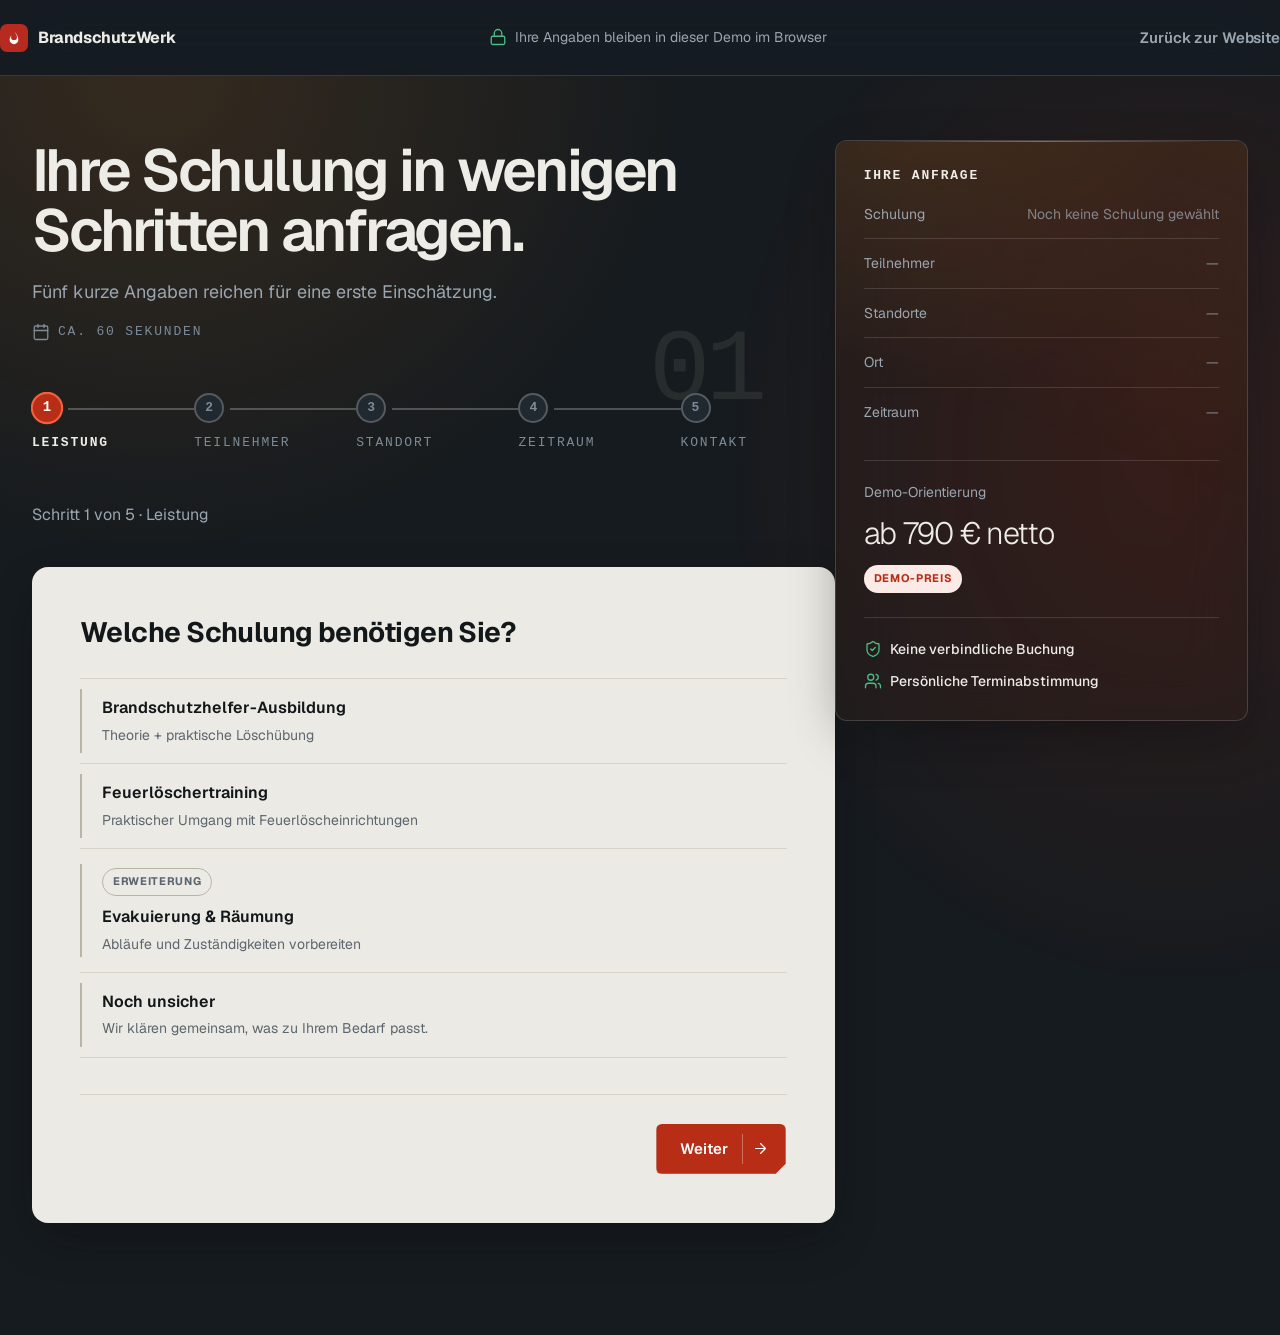
<file: anfrage/index.html>
<!doctype html>
<html lang="de">
<head>
  <meta charset="utf-8">
  <meta name="viewport" content="width=device-width, initial-scale=1">
  <meta name="robots" content="noindex,nofollow">
  <title>Schulung anfragen | BrandschutzWerk</title>
  <meta name="description" content="Unverbindliche Anfrage für eine Brandschutzhelfer-Schulung in fünf kurzen Schritten.">
  <link rel="canonical" href="./">
  <meta property="og:title" content="Schulung anfragen | BrandschutzWerk">
  <meta property="og:description" content="Unverbindliche Anfrage für eine Brandschutzhelfer-Schulung in fünf kurzen Schritten.">
  <meta property="og:type" content="website">
  <meta property="og:locale" content="de_DE">
  <meta property="og:site_name" content="BrandschutzWerk">
  <meta property="og:url" content="https://silentsn3aker.github.io/brandschutzwerk-preview/anfrage/">
  <meta property="og:image" content="https://silentsn3aker.github.io/brandschutzwerk-preview/assets/brand/og-card.jpg">
  <meta property="og:image:type" content="image/jpeg">
  <meta property="og:image:width" content="1200">
  <meta property="og:image:height" content="630">
  <meta property="og:image:alt" content="Vorschaukarte der BrandschutzWerk-Konzeptdemo: Schriftzug, Leitsatz „Im Ernstfall zählt, was Ihre Mitarbeiter wirklich können.“ und die Kennzeichnung Konzeptdemo.">
  <meta name="twitter:card" content="summary_large_image">
  <meta name="twitter:title" content="Schulung anfragen | BrandschutzWerk">
  <meta name="twitter:description" content="Unverbindliche Anfrage für eine Brandschutzhelfer-Schulung in fünf kurzen Schritten.">
  <meta name="twitter:image" content="https://silentsn3aker.github.io/brandschutzwerk-preview/assets/brand/og-card.jpg">
  <meta name="twitter:image:alt" content="Vorschaukarte der BrandschutzWerk-Konzeptdemo: Schriftzug, Leitsatz „Im Ernstfall zählt, was Ihre Mitarbeiter wirklich können.“ und die Kennzeichnung Konzeptdemo.">
  <meta name="theme-color" content="#0d1113">
  <link rel="icon" href="../assets/brand/favicon.svg" type="image/svg+xml">
  <link rel="apple-touch-icon" href="../assets/brand/apple-touch-icon.png">
  <link rel="preload" href="../assets/fonts/geist-variable.woff2" as="font" type="font/woff2" crossorigin>
  <link rel="stylesheet" href="../css/foundation/fonts.css">
  <link rel="stylesheet" href="../css/foundation/tokens.css">
  <link rel="stylesheet" href="../css/foundation/reset.css">
  <link rel="stylesheet" href="../css/foundation/typography.css">
  <link rel="stylesheet" href="../css/foundation/layout.css">
  <link rel="stylesheet" href="../css/foundation/planes.css">
  <link rel="stylesheet" href="../css/foundation/utilities.css">
  <link rel="stylesheet" href="../css/foundation/motion.css">
  <link rel="stylesheet" href="../css/components/icon.css">
  <link rel="stylesheet" href="../css/components/button.css">
  <link rel="stylesheet" href="../css/components/badge.css">
  <link rel="stylesheet" href="../css/components/status-note.css">
  <link rel="stylesheet" href="../css/components/form-field.css">
  <link rel="stylesheet" href="../css/components/stepper.css">
  <link rel="stylesheet" href="../css/components/demo-mode.css">
  <link rel="stylesheet" href="../css/patterns/section-heading.css">
  <link rel="stylesheet" href="../css/patterns/process.css">
  <link rel="stylesheet" href="../css/patterns/scene.css">
  <link rel="stylesheet" href="../css/patterns/truth-rail.css">
  <link rel="stylesheet" href="../css/patterns/stage-set.css">
  <link rel="stylesheet" href="../css/pages/request.css">
  <script type="application/ld+json">
    {
      "@context": "https://schema.org",
      "@graph": [
        {
          "@type": "Organization",
          "@id": "https://silentsn3aker.github.io/brandschutzwerk-preview/#organization",
          "name": "BrandschutzWerk",
          "url": "https://silentsn3aker.github.io/brandschutzwerk-preview/",
          "description": "Praxisnahe Brandschutzhelfer-Ausbildung und Feuerlöschertraining direkt im Unternehmen.",
          "disambiguatingDescription": "Konzeptdemo. BrandschutzWerk ist derzeit kein werbendes Unternehmen. Leistungsumfang, Gruppengröße, Dauer, Preise, Einsatzregion und Rechtsform sind Beispielangaben dieser Demo und werden vor einem Marktstart festgelegt.",
          "logo": {
            "@type": "ImageObject",
            "url": "https://silentsn3aker.github.io/brandschutzwerk-preview/assets/brand/brand-mark.svg"
          }
        },
        {
          "@type": "WebSite",
          "@id": "https://silentsn3aker.github.io/brandschutzwerk-preview/#website",
          "url": "https://silentsn3aker.github.io/brandschutzwerk-preview/",
          "name": "BrandschutzWerk",
          "inLanguage": "de-DE",
          "publisher": {
            "@id": "https://silentsn3aker.github.io/brandschutzwerk-preview/#organization"
          }
        },
        {
          "@type": "ImageObject",
          "@id": "https://silentsn3aker.github.io/brandschutzwerk-preview/#sharecard",
          "url": "https://silentsn3aker.github.io/brandschutzwerk-preview/assets/brand/og-card.jpg",
          "width": 1200,
          "height": 630,
          "caption": "Vorschaukarte der BrandschutzWerk-Konzeptdemo: Schriftzug, Leitsatz „Im Ernstfall zählt, was Ihre Mitarbeiter wirklich können.“ und die Kennzeichnung Konzeptdemo."
        },
        {
          "@type": "WebPage",
          "@id": "https://silentsn3aker.github.io/brandschutzwerk-preview/anfrage/#webpage",
          "url": "https://silentsn3aker.github.io/brandschutzwerk-preview/anfrage/",
          "name": "Schulung anfragen | BrandschutzWerk",
          "description": "Unverbindliche Anfrage für eine Brandschutzhelfer-Schulung in fünf kurzen Schritten.",
          "inLanguage": "de-DE",
          "isPartOf": {
            "@id": "https://silentsn3aker.github.io/brandschutzwerk-preview/#website"
          },
          "about": {
            "@id": "https://silentsn3aker.github.io/brandschutzwerk-preview/#organization"
          },
          "primaryImageOfPage": {
            "@id": "https://silentsn3aker.github.io/brandschutzwerk-preview/#sharecard"
          },
          "breadcrumb": {
            "@id": "https://silentsn3aker.github.io/brandschutzwerk-preview/anfrage/#breadcrumb"
          }
        },
        {
          "@type": "BreadcrumbList",
          "@id": "https://silentsn3aker.github.io/brandschutzwerk-preview/anfrage/#breadcrumb",
          "itemListElement": [
            {
              "@type": "ListItem",
              "position": 1,
              "name": "Startseite",
              "item": "https://silentsn3aker.github.io/brandschutzwerk-preview/"
            },
            {
              "@type": "ListItem",
              "position": 2,
              "name": "Schulung anfragen"
            }
          ]
        }
      ]
    }
  </script>
</head>
<body class="page-shell" data-page="PAGE_REQUEST">
<svg xmlns="http://www.w3.org/2000/svg" style="display:none" aria-hidden="true">
<symbol id="icon-arrow-right" viewBox="0 0 24 24"><path d="M5 12h14"/><path d="m12 5 7 7-7 7"/></symbol>
<symbol id="icon-check" viewBox="0 0 24 24"><path d="M20 6 9 17l-5-5"/></symbol>
<symbol id="icon-lock" viewBox="0 0 24 24"><rect width="18" height="11" x="3" y="11" rx="2"/><path d="M7 11V7a5 5 0 0 1 10 0v4"/></symbol>
<symbol id="icon-shield-check" viewBox="0 0 24 24"><path d="M20 13c0 5-3.5 7.5-7.66 8.95a1 1 0 0 1-.67-.01C7.5 20.5 4 18 4 13V6a1 1 0 0 1 1-1c2 0 4.5-1.2 6.24-2.72a1.17 1.17 0 0 1 1.52 0C14.51 3.81 17 5 19 5a1 1 0 0 1 1 1z"/><path d="m9 12 2 2 4-4"/></symbol>
<symbol id="icon-building-2" viewBox="0 0 24 24"><path d="M6 22V4a2 2 0 0 1 2-2h8a2 2 0 0 1 2 2v18Z"/><path d="M6 12H4a2 2 0 0 0-2 2v6a2 2 0 0 0 2 2h2"/><path d="M18 9h2a2 2 0 0 1 2 2v9a2 2 0 0 1-2 2h-2"/><path d="M10 6h4"/><path d="M10 10h4"/><path d="M10 14h4"/><path d="M10 18h4"/></symbol>
<symbol id="icon-users" viewBox="0 0 24 24"><path d="M16 21v-2a4 4 0 0 0-4-4H6a4 4 0 0 0-4 4v2"/><circle cx="9" cy="7" r="4"/><path d="M22 21v-2a4 4 0 0 0-3-3.87"/><path d="M16 3.13a4 4 0 0 1 0 7.75"/></symbol>
<symbol id="icon-file-check-2" viewBox="0 0 24 24"><path d="M4 22h14a2 2 0 0 0 2-2V7l-5-5H6a2 2 0 0 0-2 2v4"/><path d="M14 2v4a2 2 0 0 0 2 2h4"/><path d="m3 15 2 2 4-4"/></symbol>
<symbol id="icon-calendar" viewBox="0 0 24 24"><path d="M8 2v4"/><path d="M16 2v4"/><rect width="18" height="18" x="3" y="4" rx="2"/><path d="M3 10h18"/></symbol>
<symbol id="icon-map-pin" viewBox="0 0 24 24"><path d="M20 10c0 6-8 12-8 12s-8-6-8-12a8 8 0 0 1 16 0"/><circle cx="12" cy="10" r="3"/></symbol>
<symbol id="icon-circle-help" viewBox="0 0 24 24"><circle cx="12" cy="12" r="10"/><path d="M9.09 9a3 3 0 0 1 5.83 1c0 2-3 3-3 3"/><path d="M12 17h.01"/></symbol>
<symbol id="icon-fire-extinguisher" viewBox="0 0 24 24"><path d="M15 6.5V3a1 1 0 0 0-1-1h-2a1 1 0 0 0-1 1v3.5"/><path d="M9 18h8"/><path d="M18 3h-3"/><path d="M11 6.5a5 5 0 0 1 5 5V21a1 1 0 0 1-1 1h-4a1 1 0 0 1-1-1v-9.5a5 5 0 0 1 1-3"/><path d="M6.5 7h.01"/></symbol>
<symbol id="icon-plus" viewBox="0 0 24 24"><path d="M5 12h14"/><path d="M12 5v14"/></symbol>
</svg>
  <a class="skip-link" href="#main-content">Direkt zum Inhalt</a>

  <!-- REQUEST_00_HEADER — reduced header, no marketing navigation -->
  <header class="request-header" data-component="RequestHeader" data-section-id="REQUEST_00_HEADER">
    <div class="container request-header__inner">
      <a class="request-header__brand" href="../" aria-label="BrandschutzWerk Startseite">
        <img src="../assets/brand/brand-mark.svg" alt="" width="28" height="28">
        <span data-demo="brand-name">BrandschutzWerk</span>
      </a>
      <p class="request-header__trust">
        <svg class="icon icon--sm" aria-hidden="true"><use href="#icon-lock"></use></svg>
        Ihre Angaben bleiben in dieser Demo im Browser
      </p>
      <a class="request-header__back link-cta" href="../">Zurück zur Website</a>
    </div>
  </header>

  <main id="main-content" class="request-scene plane plane-ink">
    <div class="container">
      <div class="grid-12 request-layout">

        <div class="request-main">

          <!-- REQUEST_01_INTRO -->
          <section class="request-intro" data-section-id="REQUEST_01_INTRO">
            <h1>Ihre Schulung in wenigen Schritten anfragen.</h1>
            <p class="lead">Fünf kurze Angaben reichen für eine erste Einschätzung.</p>
            <p class="request-intro__meta"><svg class="icon icon--sm" aria-hidden="true"><use href="#icon-calendar"></use></svg>ca. 60 Sekunden</p>
          </section>

          <!-- REQUEST_02_STEPPER -->
          <section class="request-stepper-section" data-section-id="REQUEST_02_STEPPER" aria-labelledby="stepper-title">
            <h2 class="sr-only" id="stepper-title">Fortschritt der Anfrage</h2>
            <ol class="stepper" data-component="RequestStepper" data-current-step="1">
              <li class="stepper__step" data-stepper-index="1" aria-current="step">
                <span class="stepper__marker" aria-hidden="true"><svg class="icon icon--sm stepper__check"><use href="#icon-check"></use></svg><span class="stepper__number">1</span></span>
                <span class="stepper__label">Leistung</span>
              </li>
              <li class="stepper__step" data-stepper-index="2">
                <span class="stepper__marker" aria-hidden="true"><svg class="icon icon--sm stepper__check"><use href="#icon-check"></use></svg><span class="stepper__number">2</span></span>
                <span class="stepper__label">Teilnehmer</span>
              </li>
              <li class="stepper__step" data-stepper-index="3">
                <span class="stepper__marker" aria-hidden="true"><svg class="icon icon--sm stepper__check"><use href="#icon-check"></use></svg><span class="stepper__number">3</span></span>
                <span class="stepper__label">Standort</span>
              </li>
              <li class="stepper__step" data-stepper-index="4">
                <span class="stepper__marker" aria-hidden="true"><svg class="icon icon--sm stepper__check"><use href="#icon-check"></use></svg><span class="stepper__number">4</span></span>
                <span class="stepper__label">Zeitraum</span>
              </li>
              <li class="stepper__step" data-stepper-index="5">
                <span class="stepper__marker" aria-hidden="true"><svg class="icon icon--sm stepper__check"><use href="#icon-check"></use></svg><span class="stepper__number">5</span></span>
                <span class="stepper__label">Kontakt</span>
              </li>
            </ol>
            <p class="stepper__status" data-stepper-status role="status">Schritt 1 von 5 · Leistung</p>
          </section>

          <!-- The phone's view of the dossier. On a desktop the full aside sits
               beside the form and fills while the visitor chooses; on a phone it
               is a screen and a half below the choices, so the request appears
               to build in a place nobody is looking. This is the same state,
               written by the same renderer, close enough to the controls to be
               seen changing. It is not a second source: every value here is the
               same [data-summary-value] the aside carries, and the aside keeps
               the semantics — this projection is aria-hidden so the values are
               not announced twice. -->
          <aside class="request-mini glass glass--ember" data-component="RequestMiniSummary" aria-hidden="true">
            <p class="request-mini__title">Ihre Anfrage</p>
            <dl class="request-mini__list">
              <div class="request-mini__row"><dt>Schulung</dt><dd data-summary-value="service" data-empty="true">—</dd></div>
              <div class="request-mini__row"><dt>Teilnehmer</dt><dd data-summary-value="participants" data-empty="true">—</dd></div>
              <div class="request-mini__row"><dt>Standorte</dt><dd data-summary-value="locationCount" data-empty="true">—</dd></div>
              <div class="request-mini__row"><dt>Ort</dt><dd data-summary-value="location" data-empty="true">—</dd></div>
              <div class="request-mini__row"><dt>Zeitraum</dt><dd data-summary-value="timing" data-empty="true">—</dd></div>
            </dl>
            <p class="request-mini__price"><span data-summary-price data-empty="true">—</span><span class="badge">DEMO-PREIS</span></p>
          </aside>

          <form class="request-form request-sheet plane plane-paper" novalidate data-request-form>

            <!-- REQUEST_STEP_01_SERVICE -->
            <section class="request-step slide-step" data-section-id="REQUEST_STEP_01_SERVICE" data-step-id="REQUEST_STEP_01_SERVICE" data-step-index="1" aria-labelledby="step-1-question">
              <h2 class="request-step__question" id="step-1-question" tabindex="-1">Welche Schulung benötigen Sie?</h2>
              <div class="request-options" role="group" aria-labelledby="step-1-question" data-field-id="FIELD_SERVICE">
                <button class="selectable-card request-option" type="button" aria-pressed="false" data-value="brandschutzhelfer">
                  <span class="request-option__title">Brandschutzhelfer-Ausbildung</span>
                  <span class="request-option__desc">Theorie + praktische Löschübung</span>
                  <svg class="icon icon--sm selectable-card__check" aria-hidden="true"><use href="#icon-check"></use></svg>
                </button>
                <button class="selectable-card request-option" type="button" aria-pressed="false" data-value="feuerloeschertraining">
                  <span class="request-option__title">Feuerlöschertraining</span>
                  <span class="request-option__desc">Praktischer Umgang mit Feuerlöscheinrichtungen</span>
                  <svg class="icon icon--sm selectable-card__check" aria-hidden="true"><use href="#icon-check"></use></svg>
                </button>
                <button class="selectable-card request-option" type="button" aria-pressed="false" data-value="evakuierung">
                  <span class="request-option__badge"><span class="badge badge--outline">ERWEITERUNG</span></span>
                  <span class="request-option__title">Evakuierung &amp; Räumung</span>
                  <span class="request-option__desc">Abläufe und Zuständigkeiten vorbereiten</span>
                  <svg class="icon icon--sm selectable-card__check" aria-hidden="true"><use href="#icon-check"></use></svg>
                </button>
                <button class="selectable-card request-option" type="button" aria-pressed="false" data-value="unsicher">
                  <span class="request-option__title">Noch unsicher</span>
                  <span class="request-option__desc">Wir klären gemeinsam, was zu Ihrem Bedarf passt.</span>
                  <svg class="icon icon--sm selectable-card__check" aria-hidden="true"><use href="#icon-check"></use></svg>
                </button>
              </div>
              <p class="field__error request-error" data-error-for="FIELD_SERVICE" role="alert" hidden></p>
              <div class="request-actions">
                <button class="btn btn--primary" type="button" data-request-next>Weiter<svg class="icon btn__arrow" aria-hidden="true"><use href="#icon-arrow-right"></use></svg></button>
              </div>
            </section>

            <!-- REQUEST_STEP_02_PARTICIPANTS -->
            <section class="request-step slide-step" data-section-id="REQUEST_STEP_02_PARTICIPANTS" data-step-id="REQUEST_STEP_02_PARTICIPANTS" data-step-index="2" aria-labelledby="step-2-question" hidden>
              <h2 class="request-step__question" id="step-2-question" tabindex="-1">Wie viele Personen sollen teilnehmen?</h2>
              <div class="request-options request-options--compact" role="group" aria-labelledby="step-2-question" data-field-id="FIELD_PARTICIPANTS">
                <button class="selectable-card request-option" type="button" aria-pressed="false" data-value="1-10">
                  <span class="request-option__title">1–10 Personen</span>
                  <svg class="icon icon--sm selectable-card__check" aria-hidden="true"><use href="#icon-check"></use></svg>
                </button>
                <button class="selectable-card request-option" type="button" aria-pressed="false" data-value="11-15">
                  <span class="request-option__title">11–15 Personen</span>
                  <svg class="icon icon--sm selectable-card__check" aria-hidden="true"><use href="#icon-check"></use></svg>
                </button>
                <button class="selectable-card request-option" type="button" aria-pressed="false" data-value="16-20">
                  <span class="request-option__title">16–20 Personen</span>
                  <svg class="icon icon--sm selectable-card__check" aria-hidden="true"><use href="#icon-check"></use></svg>
                </button>
                <button class="selectable-card request-option" type="button" aria-pressed="false" data-value="20+">
                  <span class="request-option__title">Mehr als 20 Personen</span>
                  <svg class="icon icon--sm selectable-card__check" aria-hidden="true"><use href="#icon-check"></use></svg>
                </button>
              </div>
              <p class="field__error request-error" data-error-for="FIELD_PARTICIPANTS" role="alert" hidden></p>

              <h3 class="request-step__subquestion" id="step-2-subquestion">Wie viele Standorte betrifft die Anfrage?</h3>
              <div class="request-options request-options--compact" role="group" aria-labelledby="step-2-subquestion" data-field-id="FIELD_LOCATION_COUNT">
                <button class="selectable-card request-option" type="button" aria-pressed="false" data-value="1">
                  <span class="request-option__title">1 Standort</span>
                  <svg class="icon icon--sm selectable-card__check" aria-hidden="true"><use href="#icon-check"></use></svg>
                </button>
                <button class="selectable-card request-option" type="button" aria-pressed="false" data-value="2-3">
                  <span class="request-option__title">2–3 Standorte</span>
                  <svg class="icon icon--sm selectable-card__check" aria-hidden="true"><use href="#icon-check"></use></svg>
                </button>
                <button class="selectable-card request-option" type="button" aria-pressed="false" data-value="4+">
                  <span class="request-option__title">4 oder mehr Standorte</span>
                  <svg class="icon icon--sm selectable-card__check" aria-hidden="true"><use href="#icon-check"></use></svg>
                </button>
              </div>
              <div class="request-actions">
                <button class="btn btn--secondary" type="button" data-request-back>Zurück</button>
                <button class="btn btn--primary" type="button" data-request-next>Weiter<svg class="icon btn__arrow" aria-hidden="true"><use href="#icon-arrow-right"></use></svg></button>
              </div>
            </section>

            <!-- REQUEST_STEP_03_LOCATION -->
            <section class="request-step slide-step" data-section-id="REQUEST_STEP_03_LOCATION" data-step-id="REQUEST_STEP_03_LOCATION" data-step-index="3" aria-labelledby="step-3-question" hidden>
              <h2 class="request-step__question" id="step-3-question" tabindex="-1">Wo soll die Schulung stattfinden?</h2>
              <div class="request-fields">
                <div class="field request-field--postal" data-field-id="FIELD_POSTAL_CODE">
                  <label class="field__label" for="request-postal">PLZ</label>
                  <input class="field__control" id="request-postal" name="postalCode" type="text" inputmode="numeric" autocomplete="postal-code" maxlength="5" placeholder="73033" aria-describedby="err-postal" required>
                  <p class="field__error" id="err-postal" data-error-for="FIELD_POSTAL_CODE" role="alert" hidden></p>
                </div>
                <div class="field" data-field-id="FIELD_CITY">
                  <label class="field__label" for="request-city">Ort</label>
                  <input class="field__control" id="request-city" name="city" type="text" autocomplete="address-level2" placeholder="Göppingen" aria-describedby="err-city" required>
                  <p class="field__error" id="err-city" data-error-for="FIELD_CITY" role="alert" hidden></p>
                </div>
                <div class="field request-field--wide" data-field-id="FIELD_LOCATION_NOTE">
                  <label class="field__label" for="request-location-note">Zusätzliche Standortinfo <span class="field__optional">Optional</span></label>
                  <input class="field__control" id="request-location-note" name="locationNote" type="text" placeholder="z. B. Werk 2, Gewerbepark oder Zufahrt">
                </div>
              </div>
              <div class="request-actions">
                <button class="btn btn--secondary" type="button" data-request-back>Zurück</button>
                <button class="btn btn--primary" type="button" data-request-next>Weiter<svg class="icon btn__arrow" aria-hidden="true"><use href="#icon-arrow-right"></use></svg></button>
              </div>
            </section>

            <!-- REQUEST_STEP_04_TIMING -->
            <section class="request-step slide-step" data-section-id="REQUEST_STEP_04_TIMING" data-step-id="REQUEST_STEP_04_TIMING" data-step-index="4" aria-labelledby="step-4-question" hidden>
              <h2 class="request-step__question" id="step-4-question" tabindex="-1">Wann passt die Schulung ungefähr?</h2>
              <div class="request-options" role="group" aria-labelledby="step-4-question" data-field-id="FIELD_TIMING">
                <button class="selectable-card request-option" type="button" aria-pressed="false" data-value="asap">
                  <span class="request-option__title">So schnell wie möglich</span>
                  <span class="request-option__desc">Wir prüfen den nächstmöglichen Termin.</span>
                  <svg class="icon icon--sm selectable-card__check" aria-hidden="true"><use href="#icon-check"></use></svg>
                </button>
                <button class="selectable-card request-option" type="button" aria-pressed="false" data-value="4-wochen">
                  <span class="request-option__title">Innerhalb der nächsten 4 Wochen</span>
                  <span class="request-option__desc">Zeitnah, aber flexibel planbar.</span>
                  <svg class="icon icon--sm selectable-card__check" aria-hidden="true"><use href="#icon-check"></use></svg>
                </button>
                <button class="selectable-card request-option" type="button" aria-pressed="false" data-value="1-3-monate">
                  <span class="request-option__title">In 1–3 Monaten</span>
                  <span class="request-option__desc">Geplanter Bedarf in den kommenden Monaten.</span>
                  <svg class="icon icon--sm selectable-card__check" aria-hidden="true"><use href="#icon-check"></use></svg>
                </button>
                <button class="selectable-card request-option" type="button" aria-pressed="false" data-value="offen">
                  <span class="request-option__title">Noch offen</span>
                  <span class="request-option__desc">Der genaue Zeitraum steht noch nicht fest.</span>
                  <svg class="icon icon--sm selectable-card__check" aria-hidden="true"><use href="#icon-check"></use></svg>
                </button>
              </div>
              <p class="field__error request-error" data-error-for="FIELD_TIMING" role="alert" hidden></p>
              <div class="request-fields">
                <div class="field" data-field-id="FIELD_PREFERRED_DATE">
                  <label class="field__label" for="request-date">Konkreter Wunschtermin <span class="field__optional">Optional</span></label>
                  <input class="field__control" id="request-date" name="preferredDate" type="date">
                </div>
              </div>
              <div class="request-actions">
                <button class="btn btn--secondary" type="button" data-request-back>Zurück</button>
                <button class="btn btn--primary" type="button" data-request-next>Weiter<svg class="icon btn__arrow" aria-hidden="true"><use href="#icon-arrow-right"></use></svg></button>
              </div>
            </section>

            <!-- REQUEST_STEP_05_CONTACT -->
            <section class="request-step slide-step" data-section-id="REQUEST_STEP_05_CONTACT" data-step-id="REQUEST_STEP_05_CONTACT" data-step-index="5" aria-labelledby="step-5-question" hidden>
              <h2 class="request-step__question" id="step-5-question" tabindex="-1">Wie können wir Sie erreichen?</h2>
              <div class="request-fields">
                <div class="field" data-field-id="FIELD_COMPANY">
                  <label class="field__label" for="request-company">Unternehmen</label>
                  <input class="field__control" id="request-company" name="company" type="text" autocomplete="organization" placeholder="Muster GmbH" aria-describedby="err-company" required>
                  <p class="field__error" id="err-company" data-error-for="FIELD_COMPANY" role="alert" hidden></p>
                </div>
                <div class="field" data-field-id="FIELD_CONTACT_NAME">
                  <label class="field__label" for="request-contact">Ansprechpartner</label>
                  <input class="field__control" id="request-contact" name="contactName" type="text" autocomplete="name" placeholder="Max Mustermann" aria-describedby="err-contact" required>
                  <p class="field__error" id="err-contact" data-error-for="FIELD_CONTACT_NAME" role="alert" hidden></p>
                </div>
                <div class="field" data-field-id="FIELD_EMAIL">
                  <label class="field__label" for="request-email">Geschäftliche E-Mail-Adresse</label>
                  <input class="field__control" id="request-email" name="email" type="email" autocomplete="email" placeholder="max@unternehmen.de" aria-describedby="err-email" required>
                  <p class="field__error" id="err-email" data-error-for="FIELD_EMAIL" role="alert" hidden></p>
                </div>
                <div class="field" data-field-id="FIELD_PHONE">
                  <label class="field__label" for="request-phone">Telefon <span class="field__optional">Optional</span></label>
                  <input class="field__control" id="request-phone" name="phone" type="tel" autocomplete="tel" placeholder="0711 12345678">
                </div>
                <div class="field request-field--wide" data-field-id="FIELD_MESSAGE">
                  <label class="field__label" for="request-message">Hinweis zur Anfrage <span class="field__optional">Optional</span></label>
                  <textarea class="field__control" id="request-message" name="message" rows="4" placeholder="Gibt es etwas, das wir vorab wissen sollten?"></textarea>
                </div>
              </div>

              <p class="request-privacy">Informationen zur Verarbeitung Ihrer Angaben finden Sie in unseren <a href="../datenschutz/">Datenschutzhinweisen</a>.</p>
              <p class="request-contract" data-request-contract-notice>Mit dem Absenden stellen Sie eine unverbindliche Anfrage. Es kommt noch kein Vertrag zustande.</p>
              <p class="field__error request-error" data-error-for="FORM_GLOBAL" role="alert" hidden></p>

              <div class="request-actions">
                <button class="btn btn--secondary" type="button" data-request-back>Zurück</button>
                <button class="btn btn--primary" type="button" data-request-submit>Unverbindliche Anfrage absenden<svg class="icon btn__arrow" aria-hidden="true"><use href="#icon-arrow-right"></use></svg></button>
              </div>
            </section>

          </form>
        </div>

        <!-- REQUEST_03_SUMMARY -->
        <aside class="request-summary glass glass--ember" data-component="RequestSummary" data-section-id="REQUEST_03_SUMMARY" aria-labelledby="summary-title">
          <h2 class="request-summary__title" id="summary-title">Ihre Anfrage</h2>
          <dl class="request-summary__list">
            <div class="request-summary__row" data-summary-row="service">
              <dt>Schulung</dt>
              <dd data-summary-value="service" data-empty="true">Noch keine Schulung gewählt</dd>
            </div>
            <div class="request-summary__row" data-summary-row="participants">
              <dt>Teilnehmer</dt>
              <dd data-summary-value="participants" data-empty="true">—</dd>
            </div>
            <div class="request-summary__row" data-summary-row="locationCount">
              <dt>Standorte</dt>
              <dd data-summary-value="locationCount" data-empty="true">—</dd>
            </div>
            <div class="request-summary__row" data-summary-row="location">
              <dt>Ort</dt>
              <dd data-summary-value="location" data-empty="true">—</dd>
            </div>
            <div class="request-summary__row" data-summary-row="timing">
              <dt>Zeitraum</dt>
              <dd data-summary-value="timing" data-empty="true">—</dd>
            </div>
          </dl>

          <div class="request-summary__price" data-status="DEMO_DATA">
            <p class="request-summary__price-label">Demo-Orientierung</p>
            <!-- The value renders from js/data/demo-pricing.js — the single
                 demo price source — and follows the participant selection.
                 No amount is duplicated into this markup. -->
            <p class="request-summary__price-value" data-summary-price data-empty="true">—</p>
            <span class="badge">DEMO-PREIS</span>
          </div>

          <!-- REQUEST_04_REASSURANCE -->
          <ul class="request-trust" data-section-id="REQUEST_04_REASSURANCE">
            <li><svg class="icon icon--sm" aria-hidden="true"><use href="#icon-shield-check"></use></svg>Keine verbindliche Buchung</li>
            <li><svg class="icon icon--sm" aria-hidden="true"><use href="#icon-users"></use></svg>Persönliche Terminabstimmung</li>
          </ul>
        </aside>

      </div>
    </div>
  </main>

  <script type="module" src="../js/core/app.js"></script>
</body>
</html>
</file>
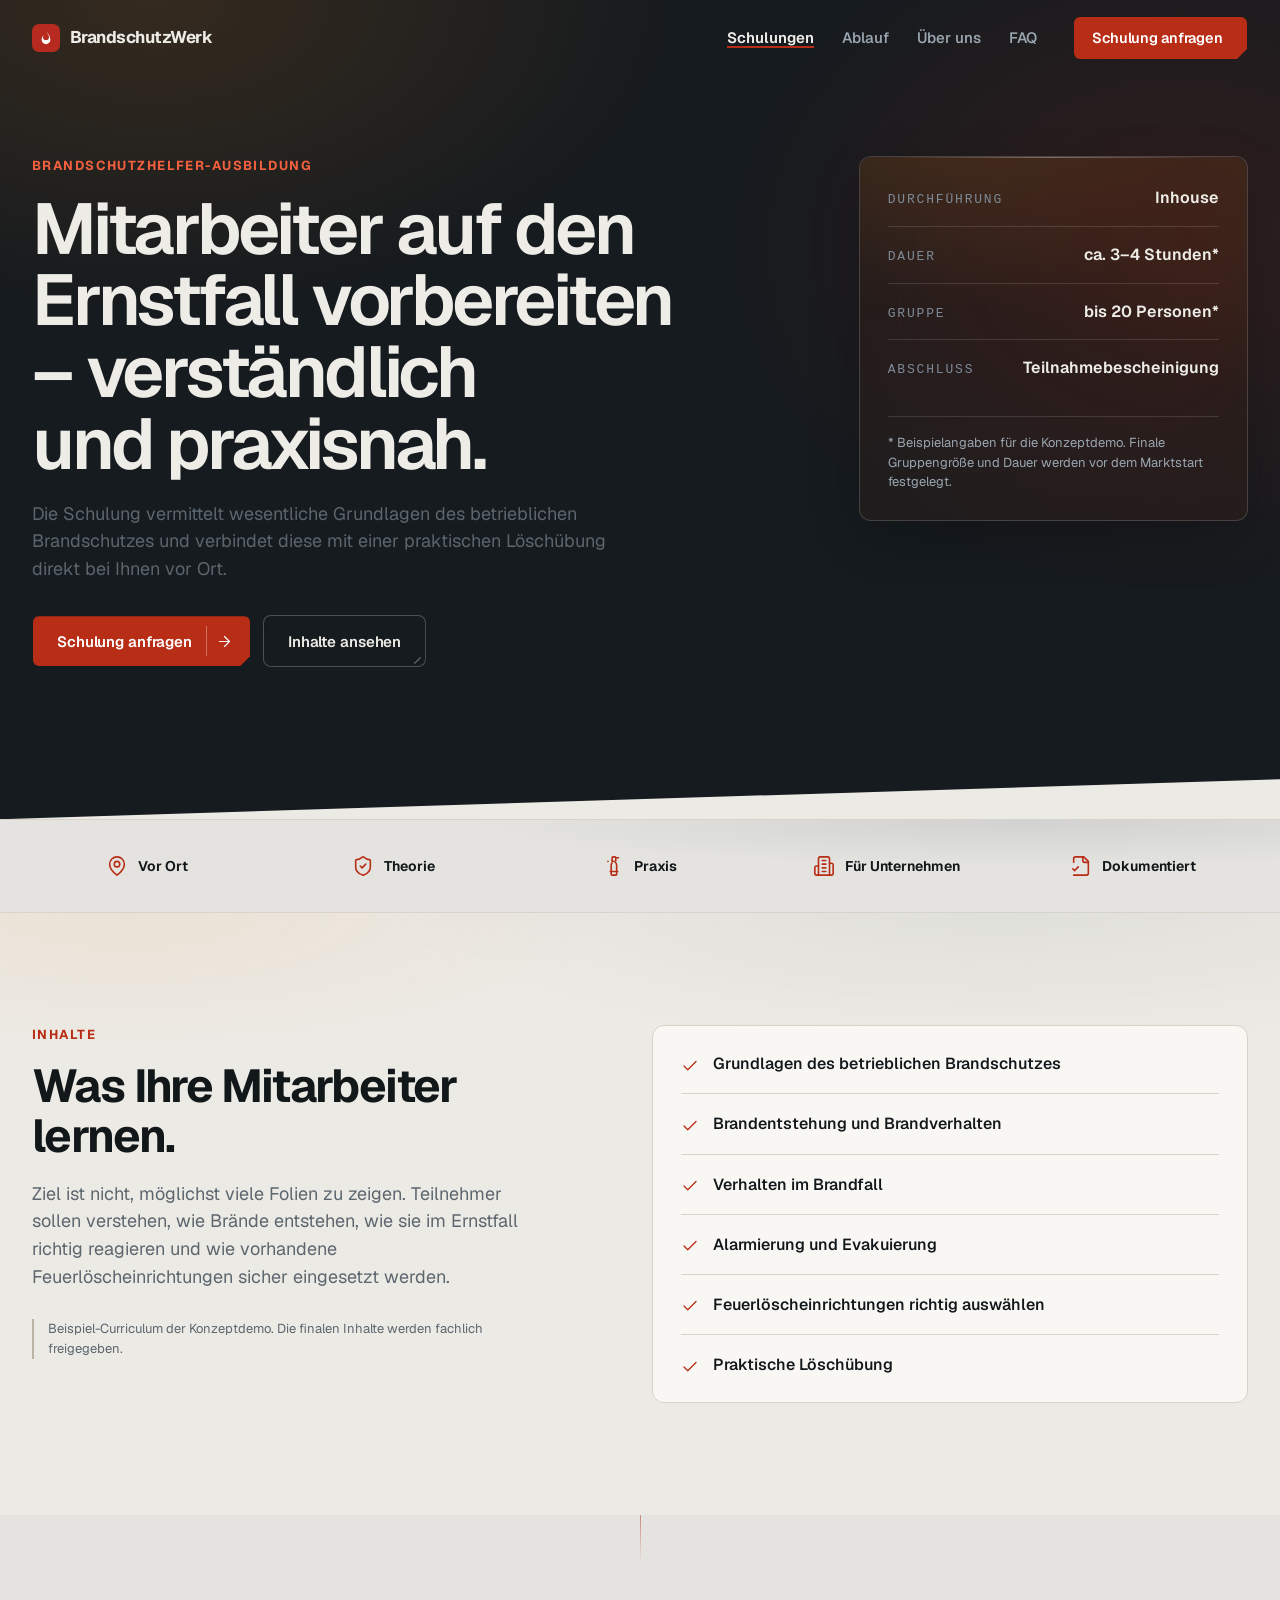
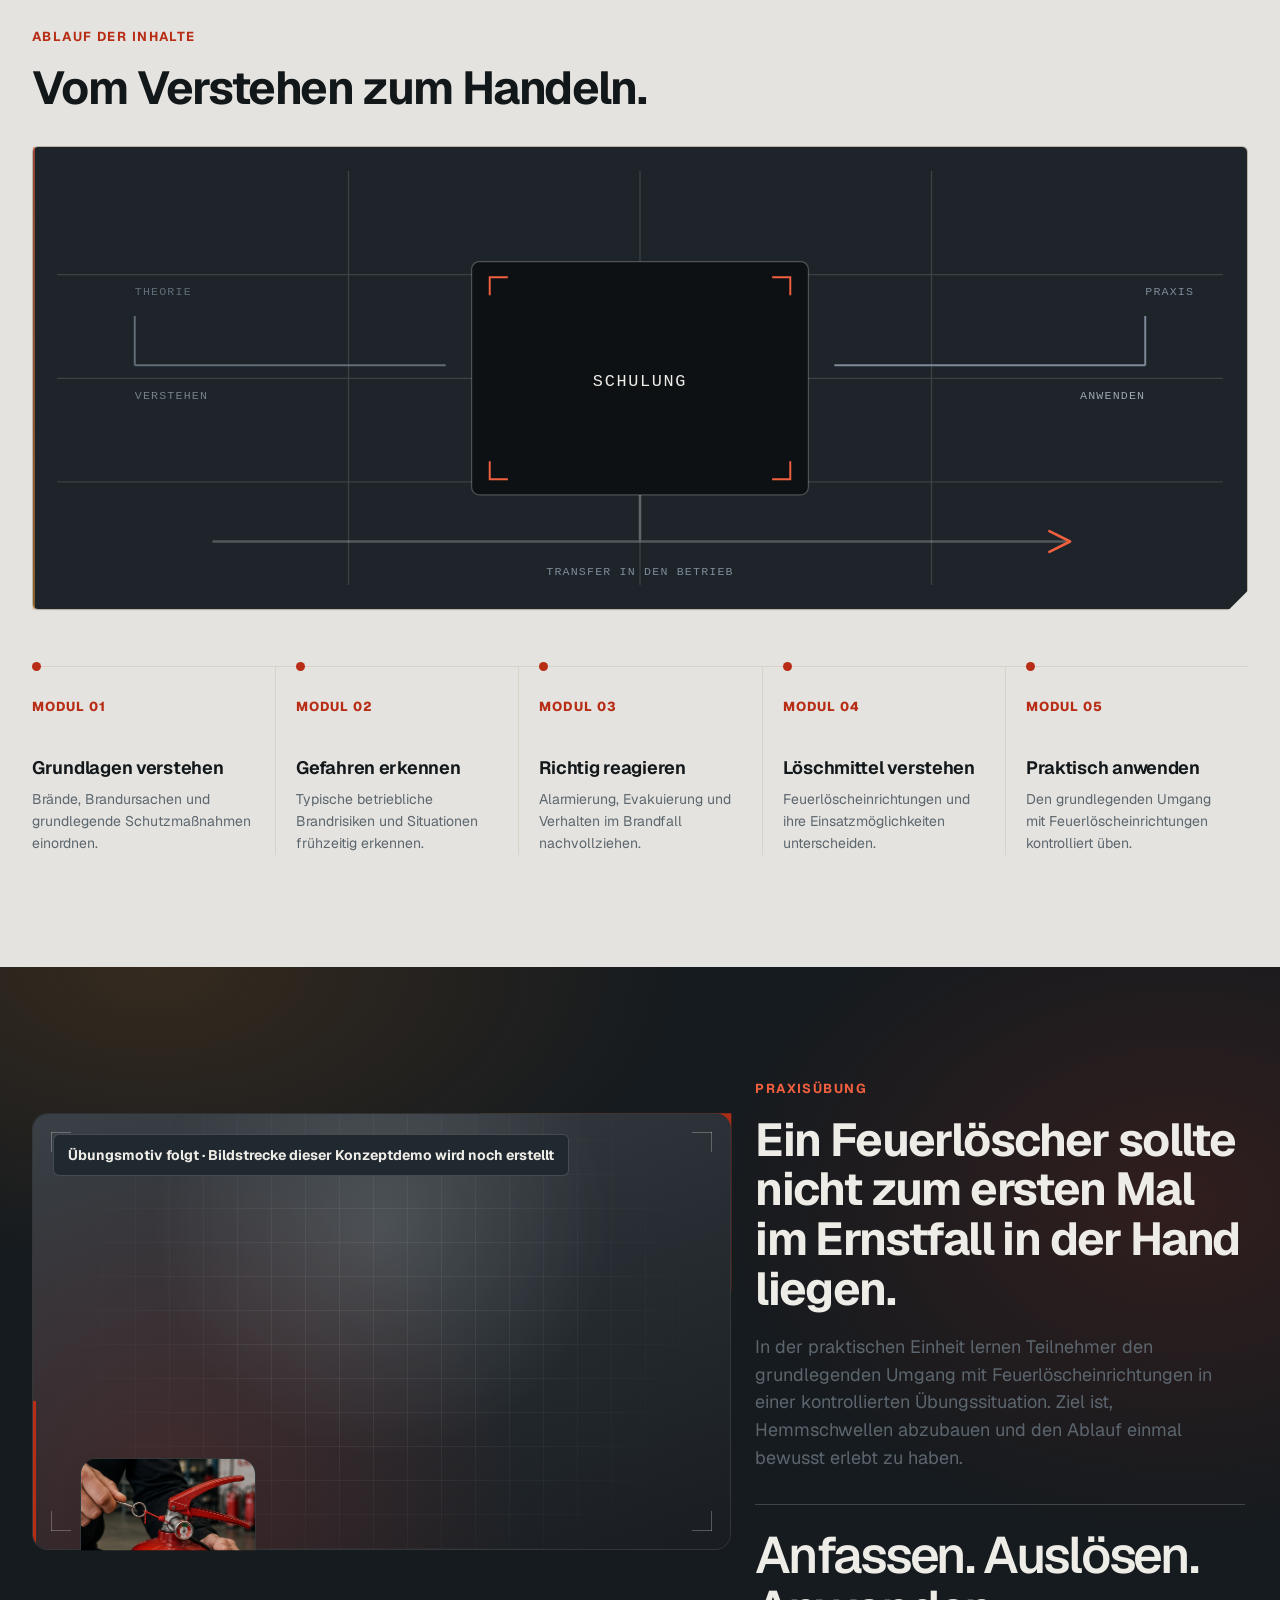
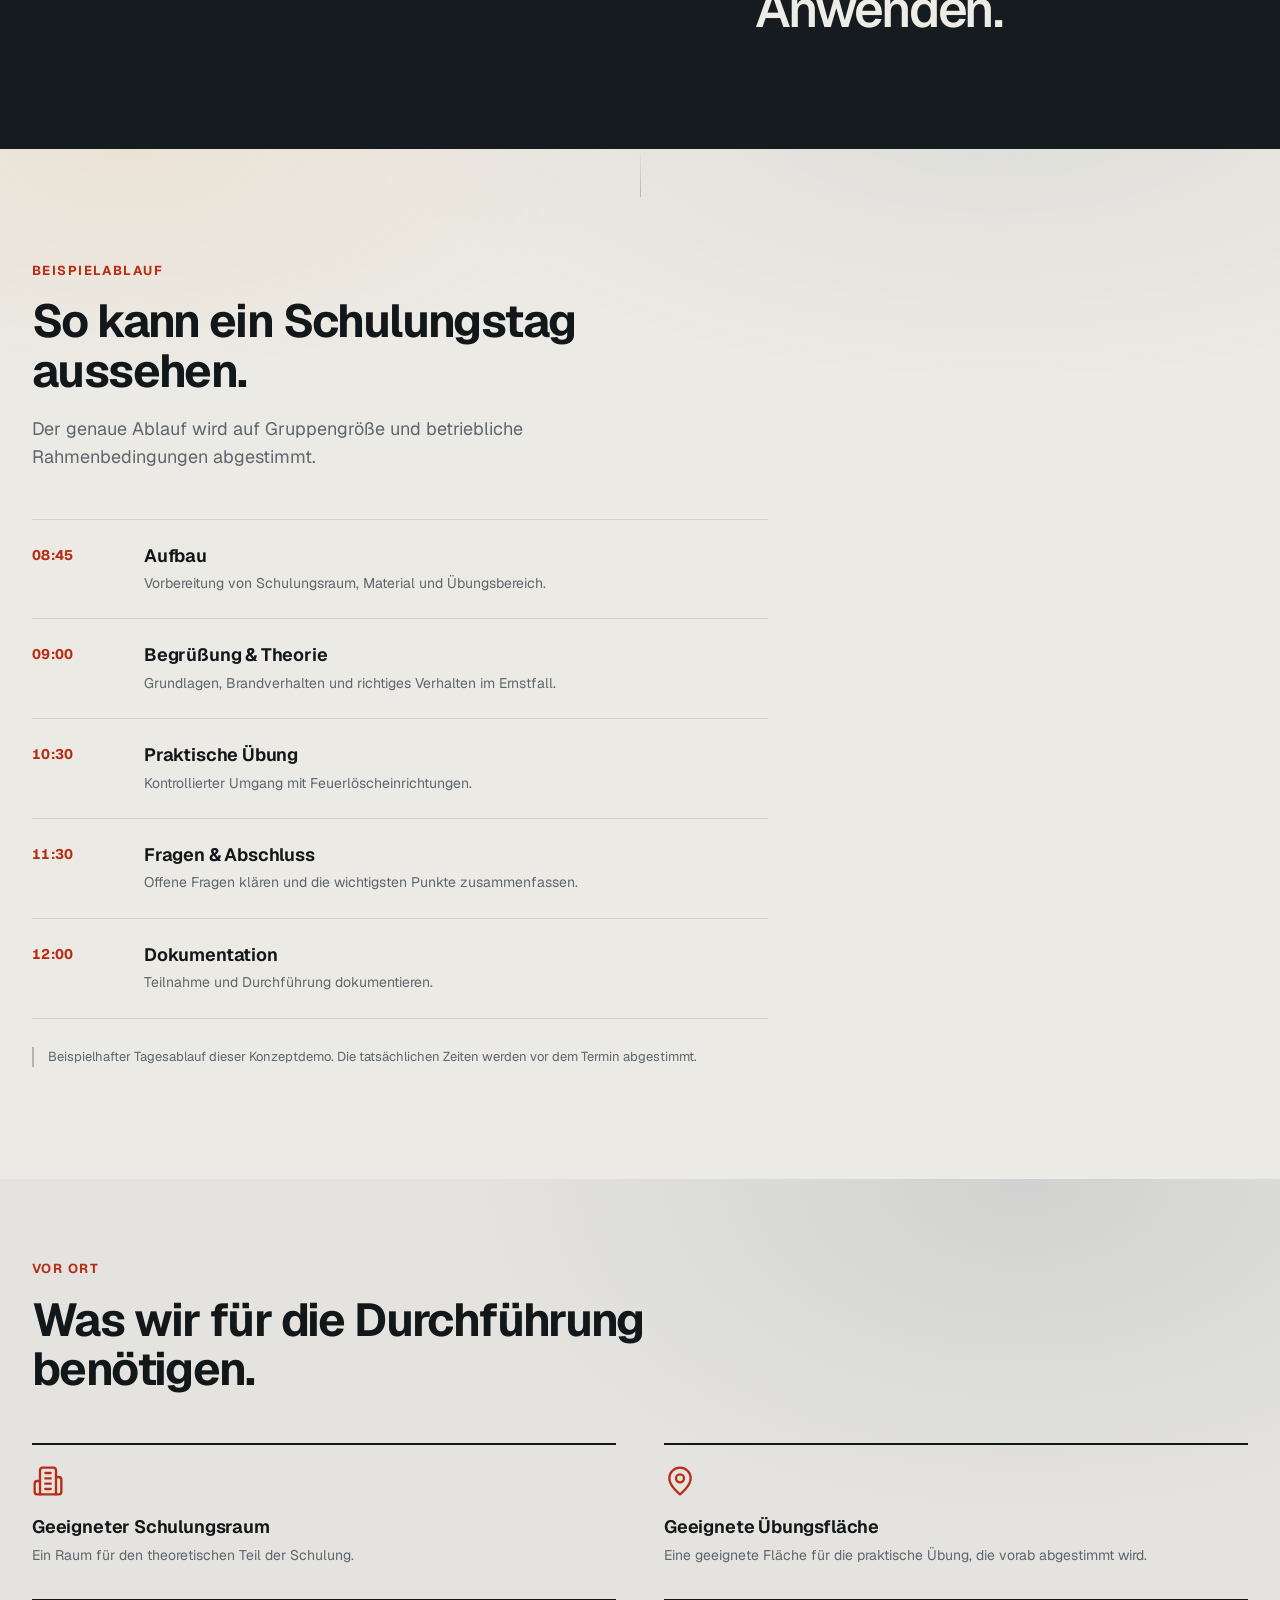
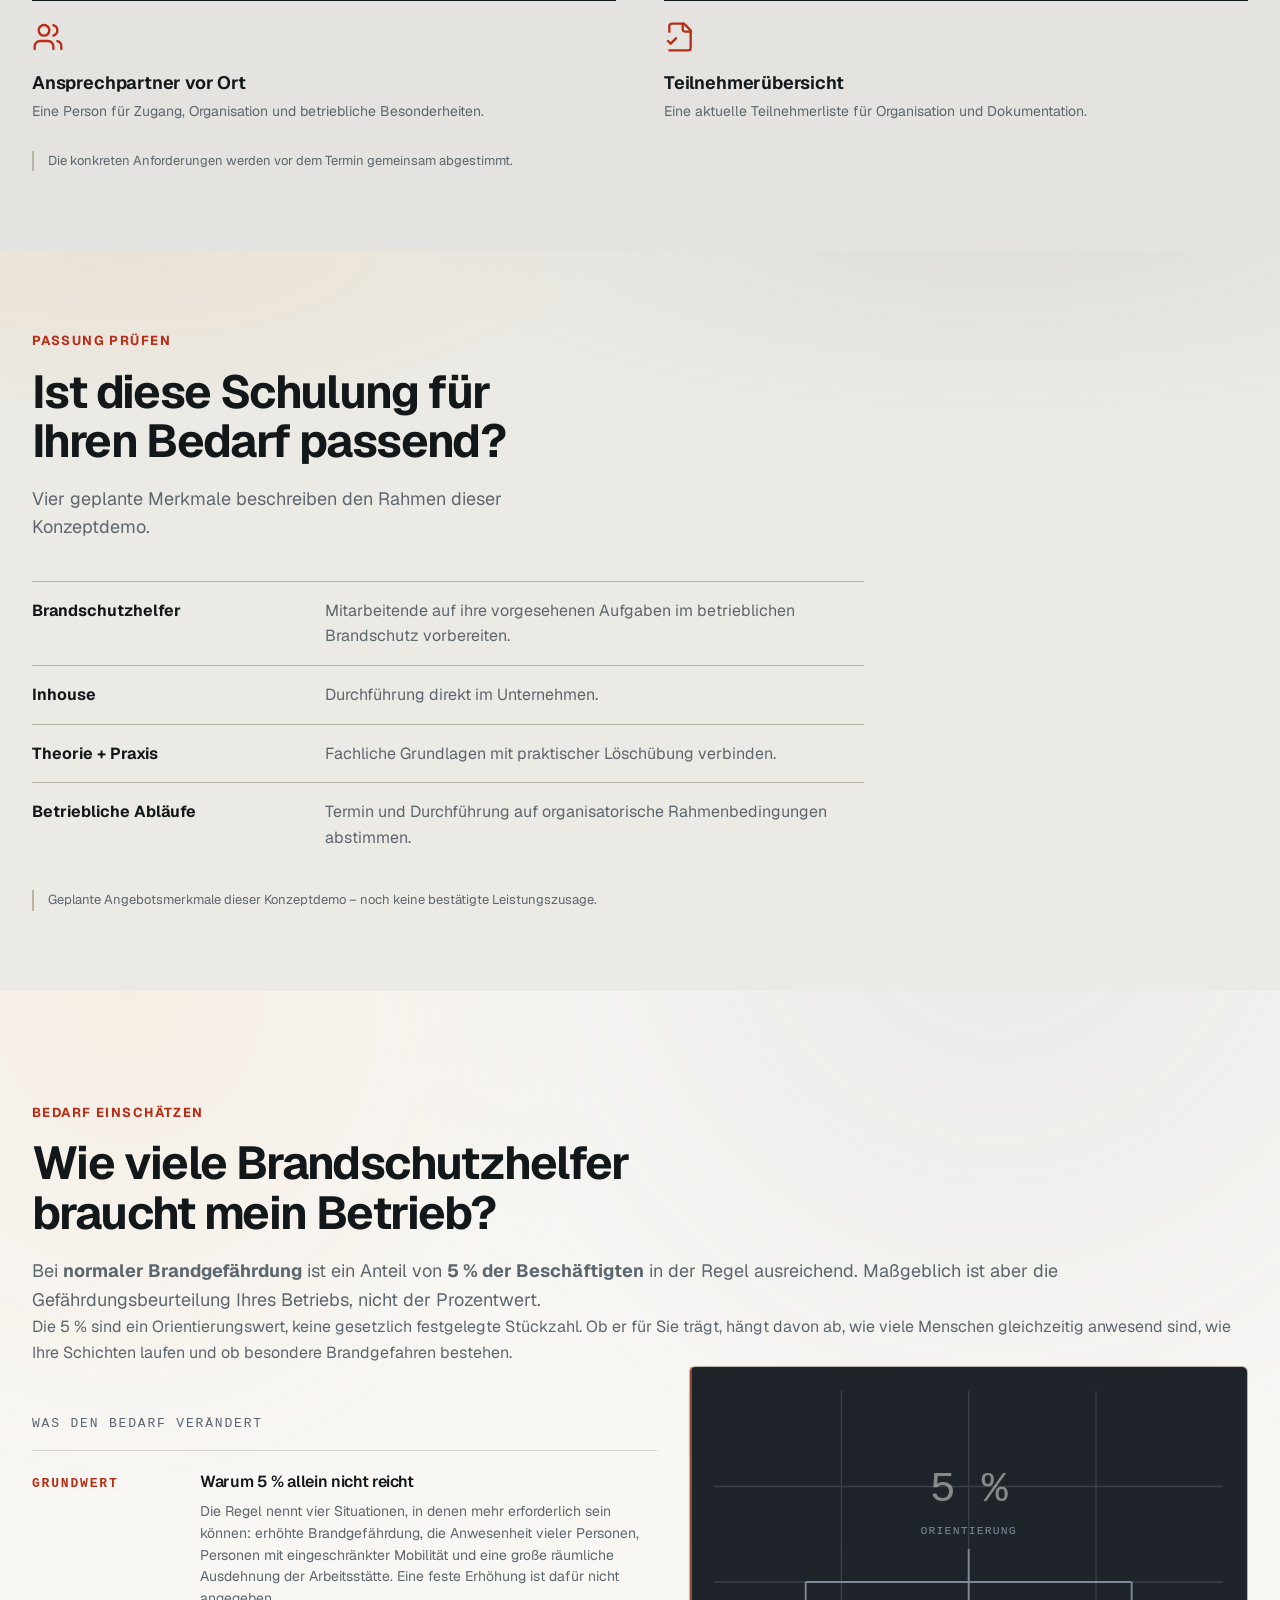
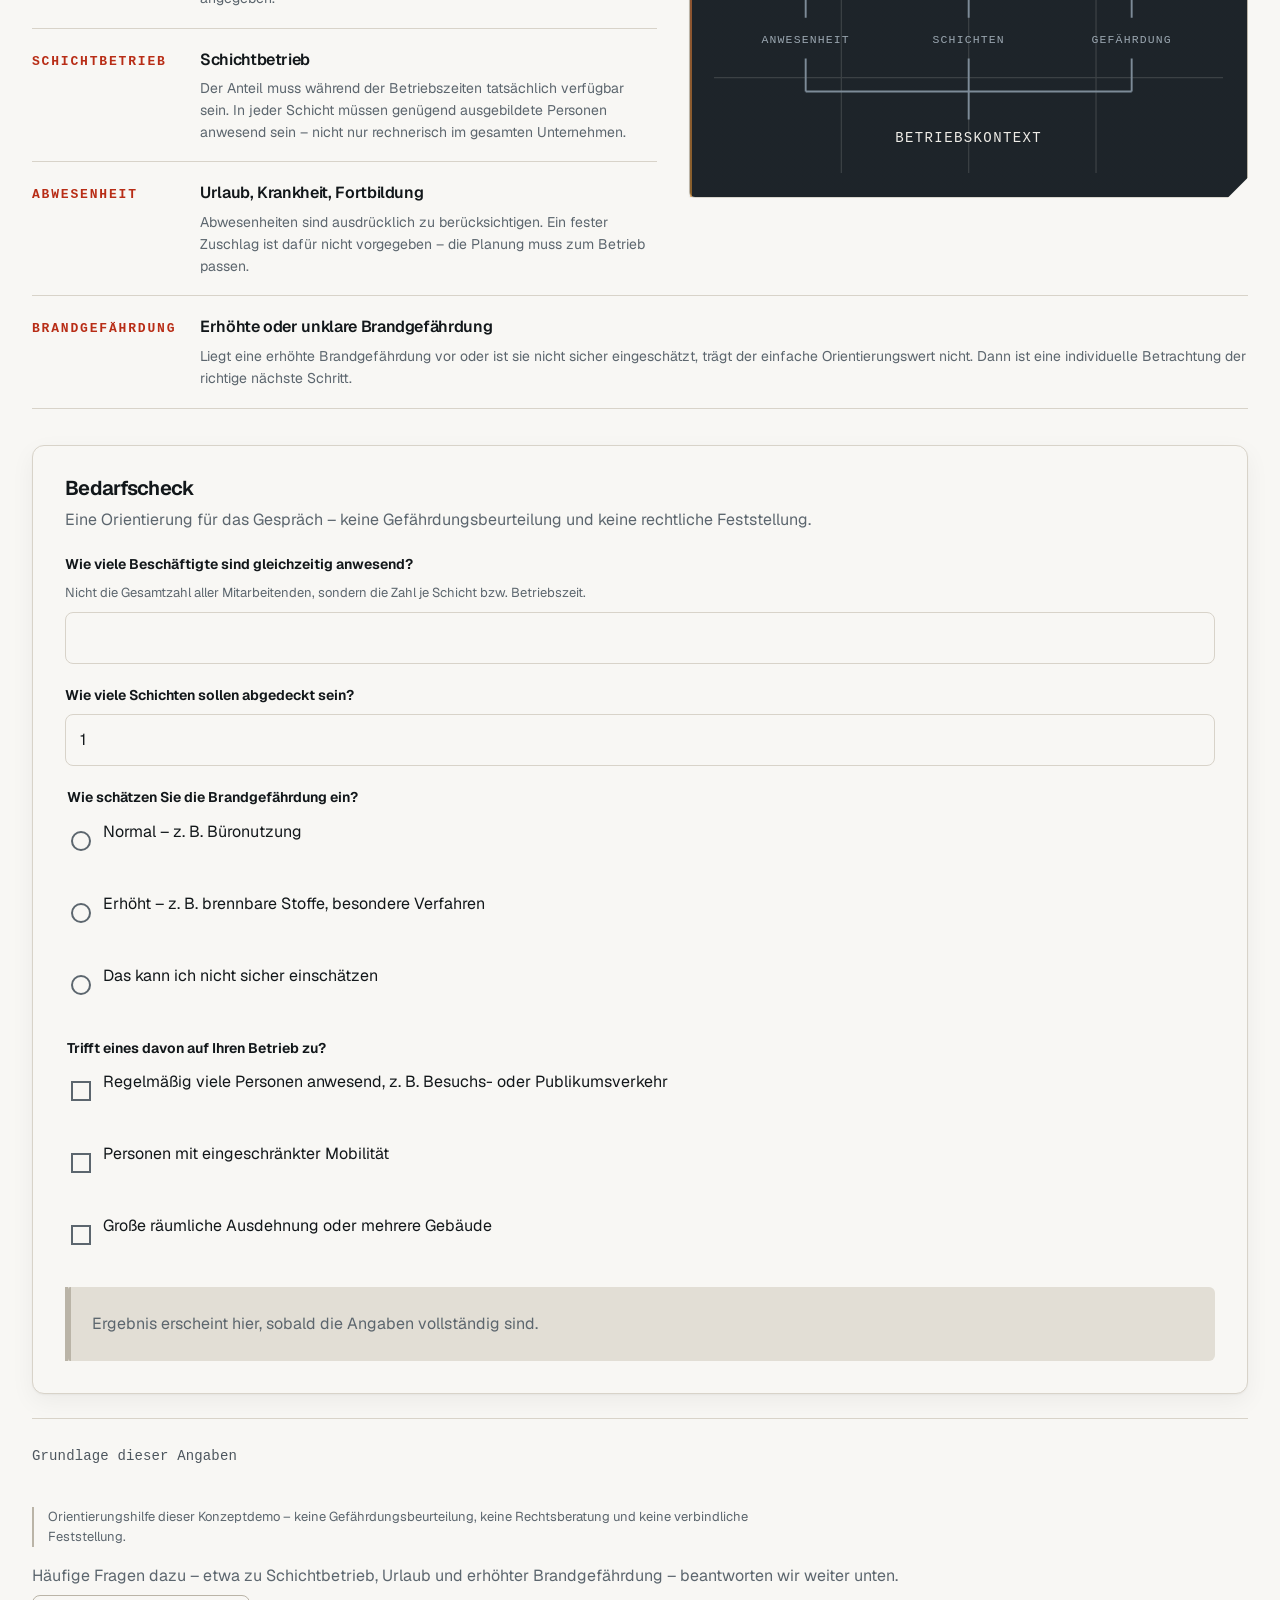
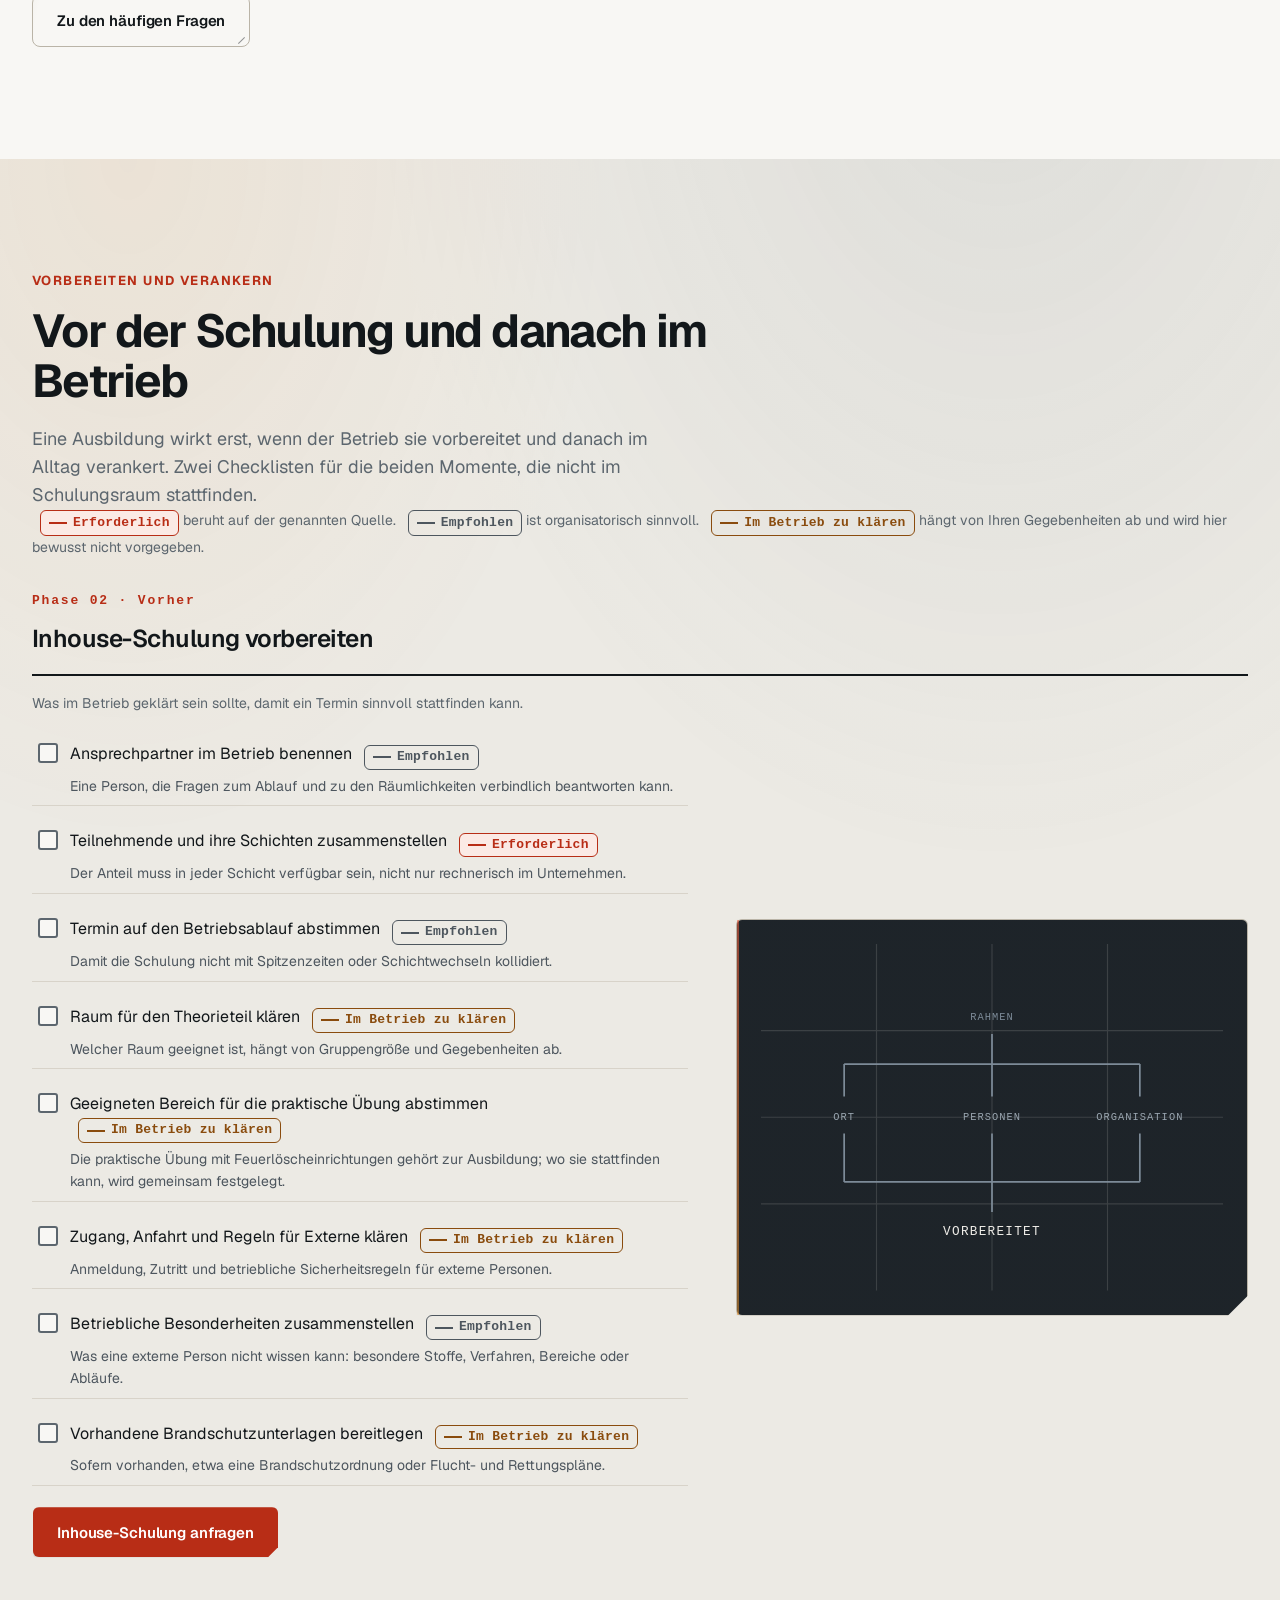
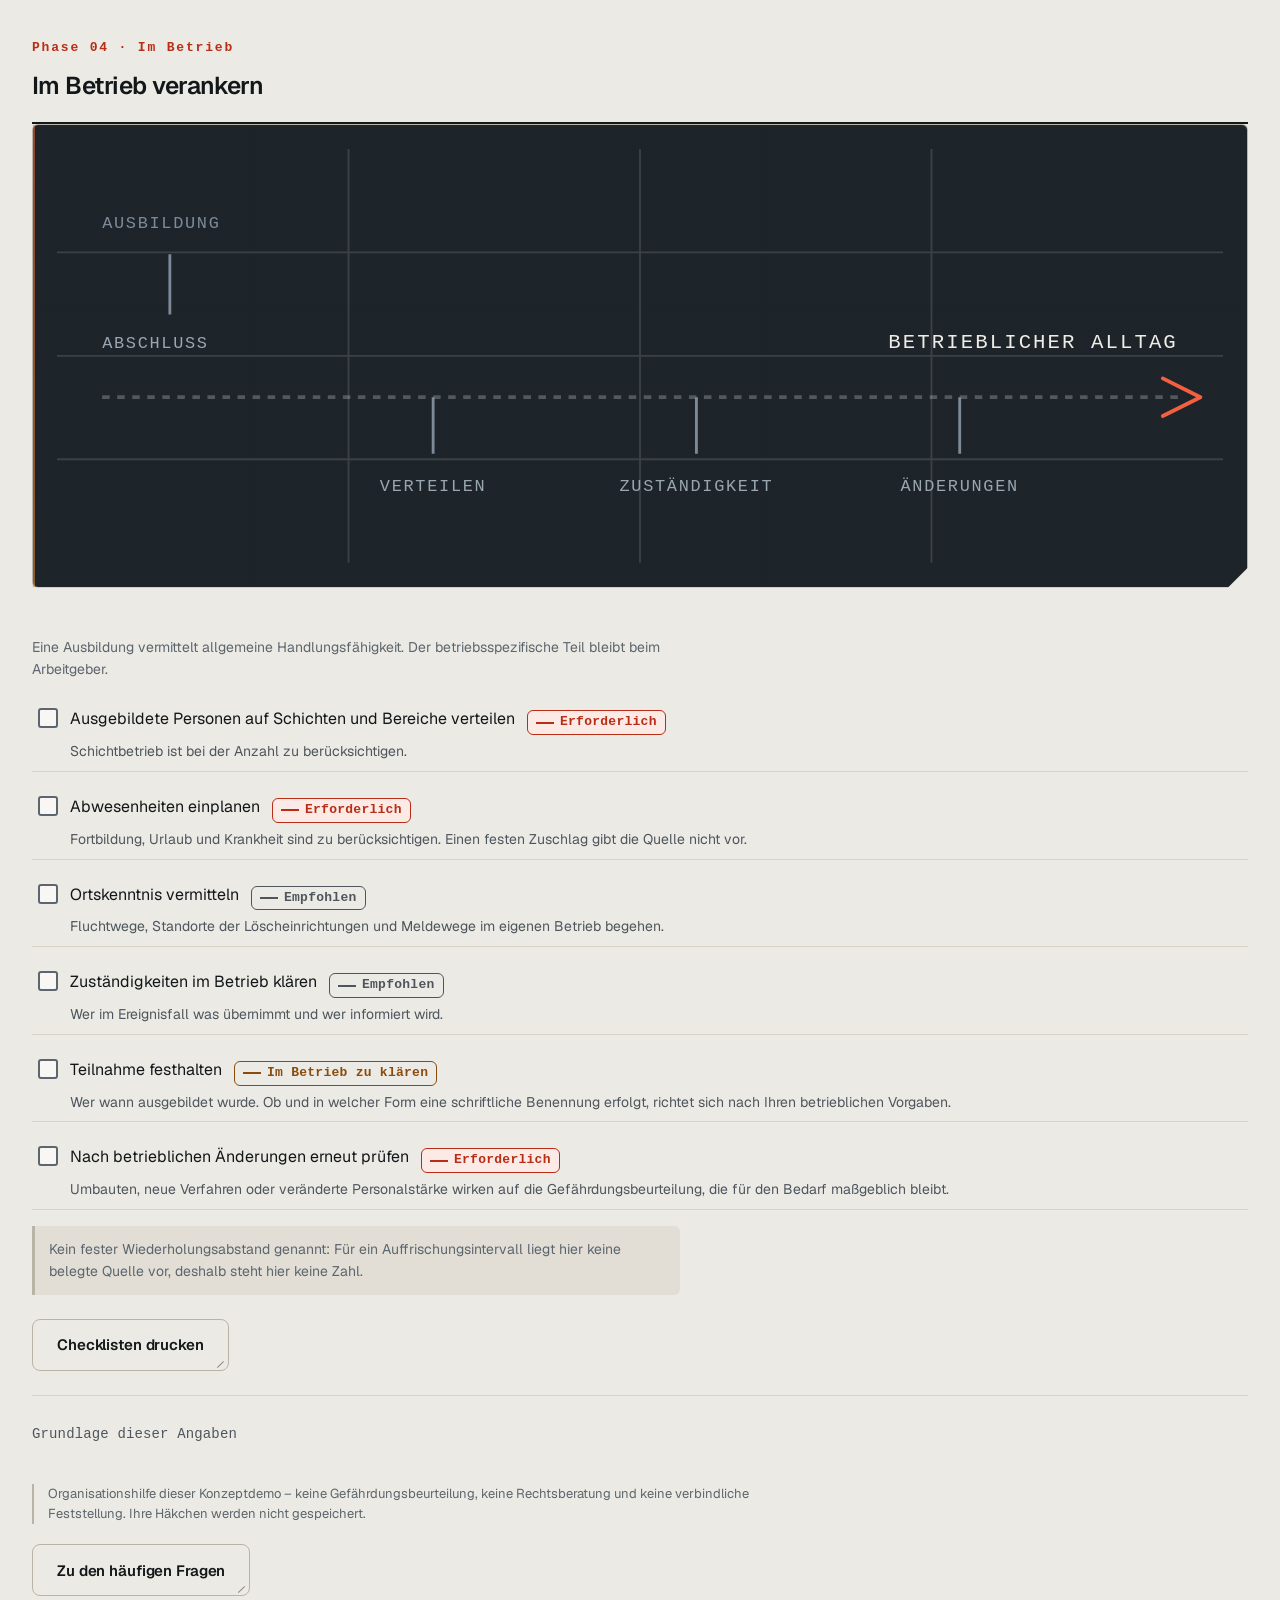
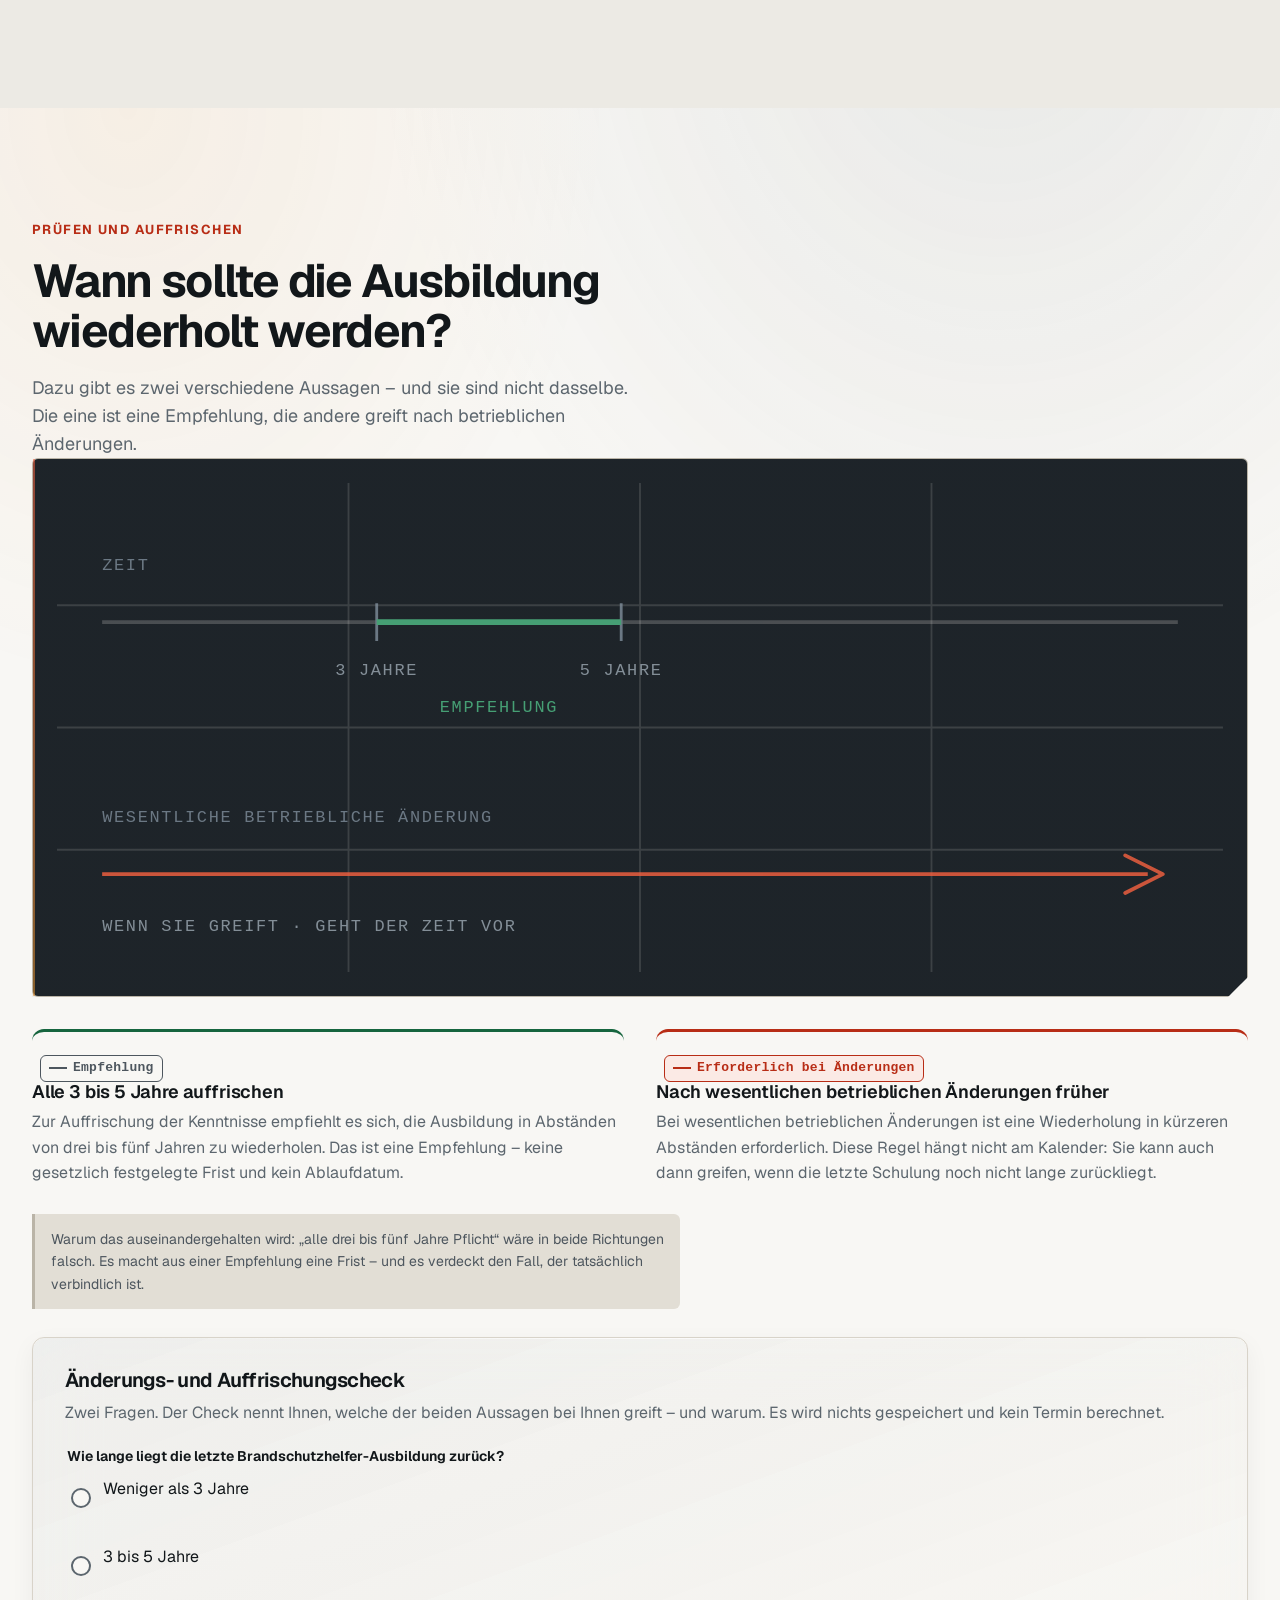
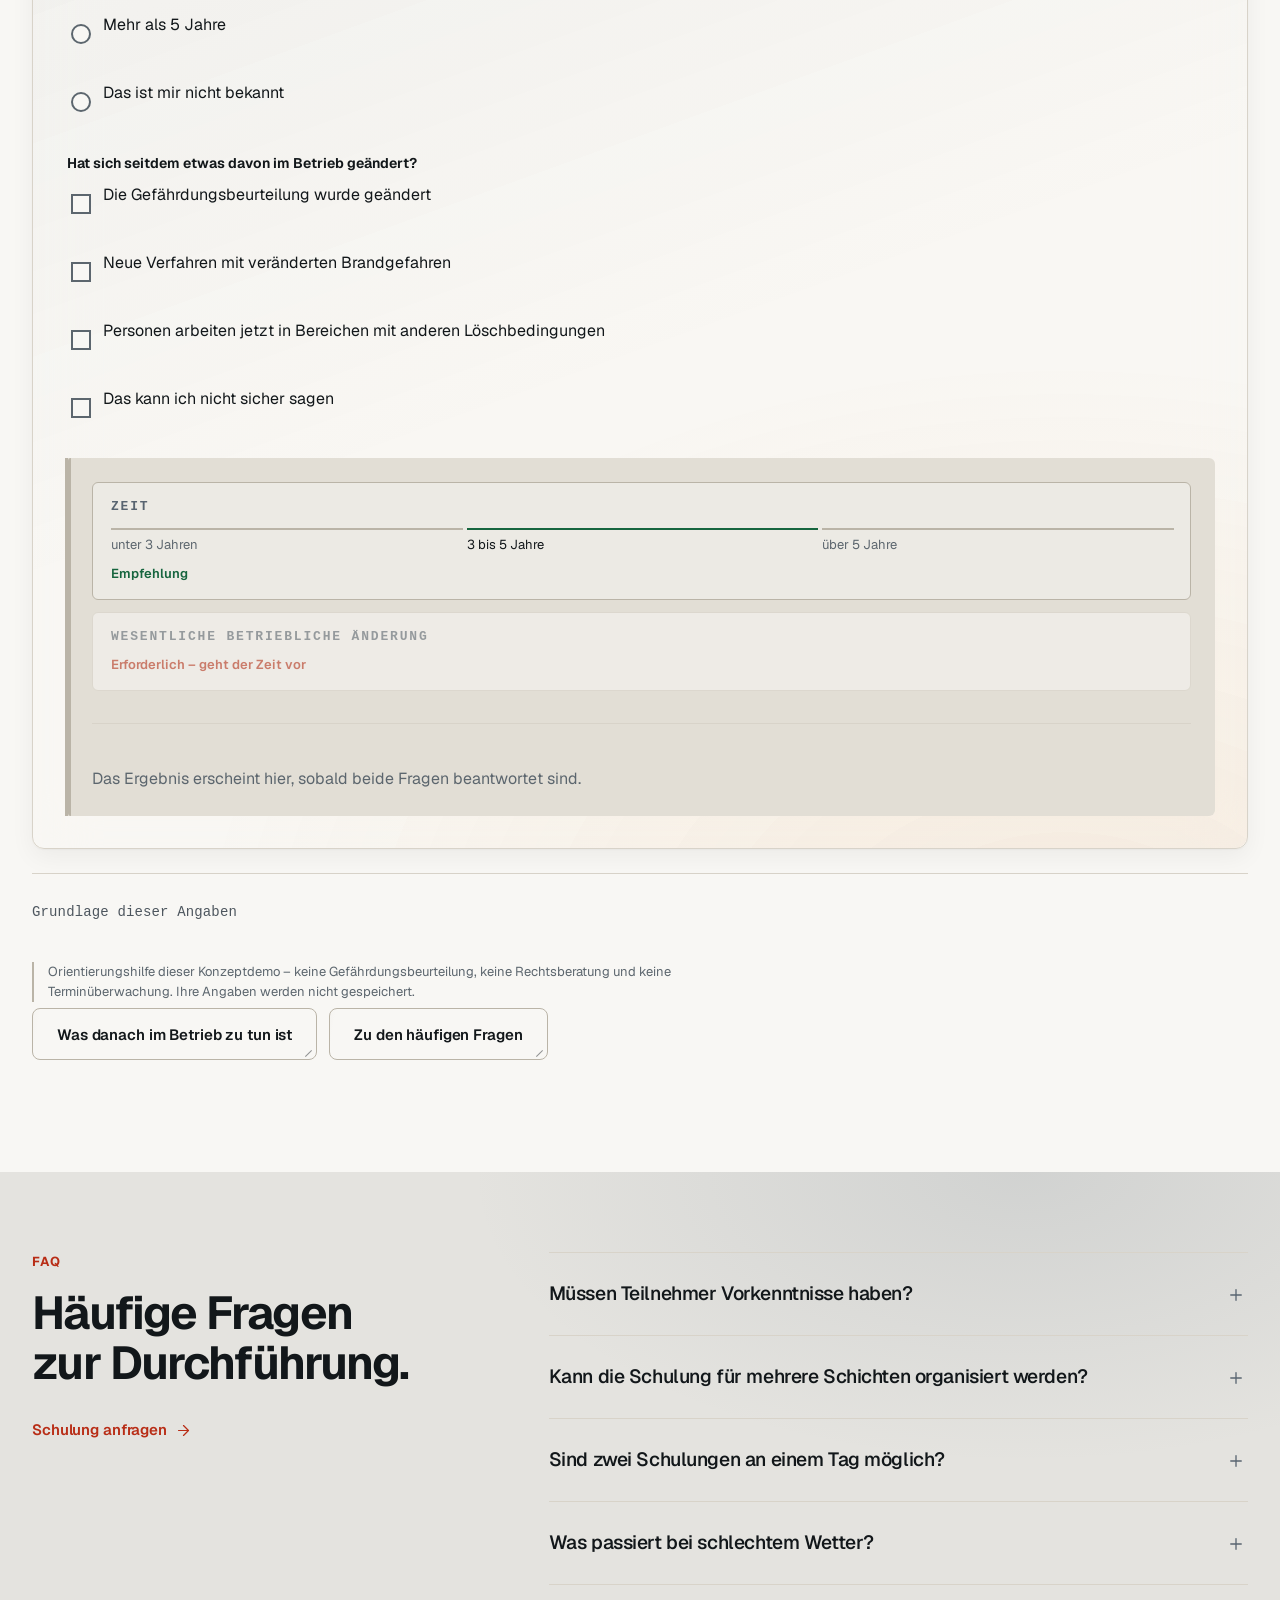
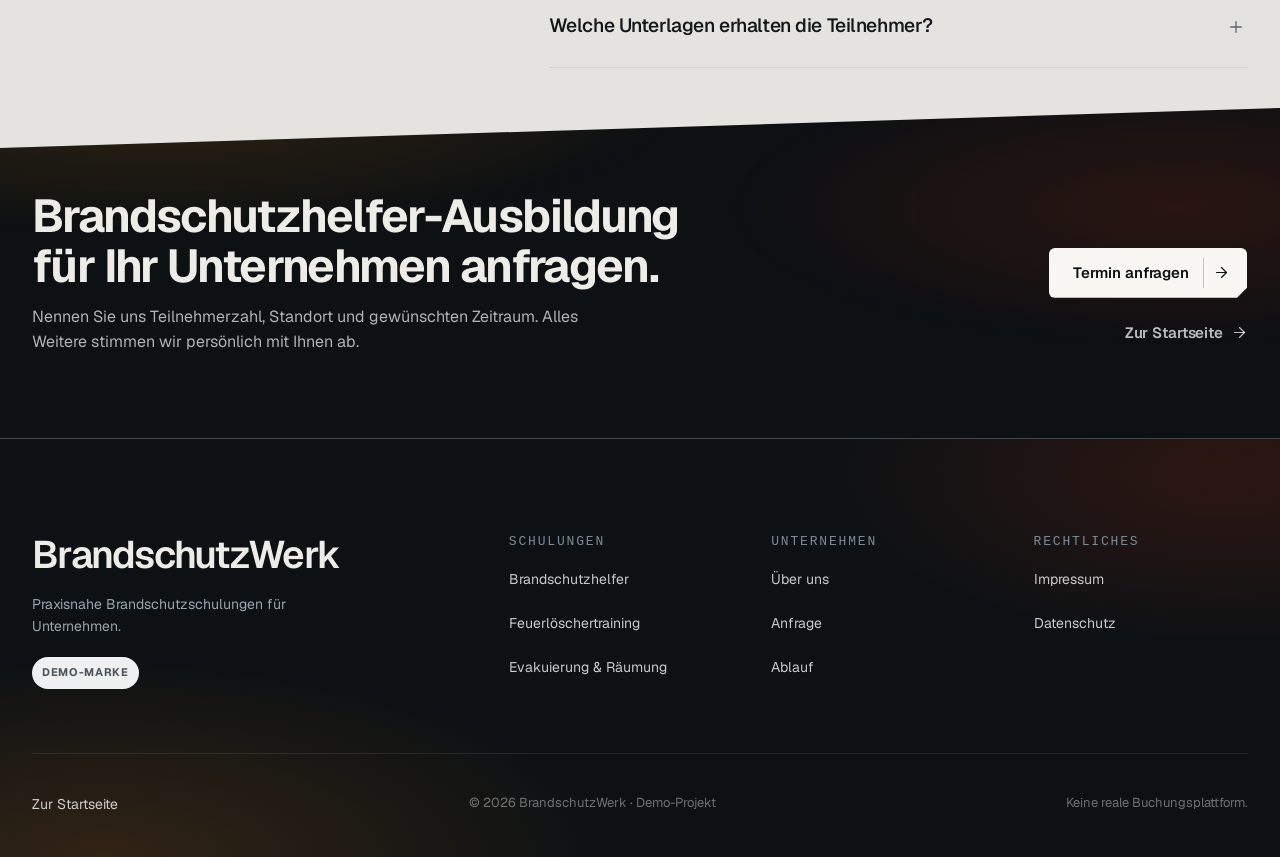
<file: brandschutzhelfer/index.html>
<!doctype html>
<html lang="de">
<head>
  <meta charset="utf-8">
  <meta name="viewport" content="width=device-width, initial-scale=1">
  <meta name="robots" content="noindex,nofollow">
  <title>Brandschutzhelfer-Ausbildung für Unternehmen | BrandschutzWerk</title>
  <meta name="description" content="Praxisnahe Brandschutzhelfer-Ausbildung direkt im Unternehmen – verständliche Theorie, praktische Löschübung und persönliche Durchführung.">
  <link rel="canonical" href="./">
  <meta property="og:title" content="Brandschutzhelfer-Ausbildung für Unternehmen | BrandschutzWerk">
  <meta property="og:description" content="Praxisnahe Brandschutzhelfer-Ausbildung direkt im Unternehmen – verständliche Theorie, praktische Löschübung und persönliche Durchführung.">
  <meta property="og:type" content="website">
  <meta property="og:locale" content="de_DE">
  <meta property="og:site_name" content="BrandschutzWerk">
  <meta property="og:url" content="https://silentsn3aker.github.io/brandschutzwerk-preview/brandschutzhelfer/">
  <meta property="og:image" content="https://silentsn3aker.github.io/brandschutzwerk-preview/assets/brand/og-card.jpg">
  <meta property="og:image:type" content="image/jpeg">
  <meta property="og:image:width" content="1200">
  <meta property="og:image:height" content="630">
  <meta property="og:image:alt" content="Vorschaukarte der BrandschutzWerk-Konzeptdemo: Schriftzug, Leitsatz „Im Ernstfall zählt, was Ihre Mitarbeiter wirklich können.“ und die Kennzeichnung Konzeptdemo.">
  <meta name="twitter:card" content="summary_large_image">
  <meta name="twitter:title" content="Brandschutzhelfer-Ausbildung für Unternehmen | BrandschutzWerk">
  <meta name="twitter:description" content="Praxisnahe Brandschutzhelfer-Ausbildung direkt im Unternehmen – verständliche Theorie, praktische Löschübung und persönliche Durchführung.">
  <meta name="twitter:image" content="https://silentsn3aker.github.io/brandschutzwerk-preview/assets/brand/og-card.jpg">
  <meta name="twitter:image:alt" content="Vorschaukarte der BrandschutzWerk-Konzeptdemo: Schriftzug, Leitsatz „Im Ernstfall zählt, was Ihre Mitarbeiter wirklich können.“ und die Kennzeichnung Konzeptdemo.">
  <meta name="theme-color" content="#0d1113">
  <link rel="icon" href="../assets/brand/favicon.svg" type="image/svg+xml">
  <link rel="apple-touch-icon" href="../assets/brand/apple-touch-icon.png">
  <link rel="preload" href="../assets/fonts/geist-variable.woff2" as="font" type="font/woff2" crossorigin>
  <link rel="stylesheet" href="../css/foundation/fonts.css">
  <link rel="stylesheet" href="../css/foundation/tokens.css">
  <link rel="stylesheet" href="../css/foundation/reset.css">
  <link rel="stylesheet" href="../css/foundation/typography.css">
  <link rel="stylesheet" href="../css/foundation/layout.css">
  <link rel="stylesheet" href="../css/foundation/planes.css">
  <link rel="stylesheet" href="../css/foundation/utilities.css">
  <link rel="stylesheet" href="../css/foundation/motion.css">
  <link rel="stylesheet" href="../css/components/icon.css">
  <link rel="stylesheet" href="../css/components/button.css">
  <link rel="stylesheet" href="../css/components/header.css">
  <link rel="stylesheet" href="../css/components/footer.css">
  <link rel="stylesheet" href="../css/components/badge.css">
  <link rel="stylesheet" href="../css/components/accordion.css">
  <link rel="stylesheet" href="../css/components/asset-frame.css">
  <link rel="stylesheet" href="../css/components/status-note.css">
  <link rel="stylesheet" href="../css/components/form-field.css">
  <link rel="stylesheet" href="../css/components/mobile-sticky-cta.css">
  <link rel="stylesheet" href="../css/components/demo-mode.css">
  <link rel="stylesheet" href="../css/patterns/section-heading.css">
  <link rel="stylesheet" href="../css/patterns/split-layout.css">
  <link rel="stylesheet" href="../css/patterns/micro-trust.css">
  <link rel="stylesheet" href="../css/patterns/timeline.css">
  <link rel="stylesheet" href="../css/patterns/process.css">
  <link rel="stylesheet" href="../css/patterns/scene.css">
  <link rel="stylesheet" href="../css/patterns/truth-rail.css">
  <link rel="stylesheet" href="../css/patterns/stage-set.css">
  <link rel="stylesheet" href="../css/patterns/media-stage.css">
  <link rel="stylesheet" href="../css/patterns/final-cta.css">
  <link rel="stylesheet" href="../css/pages/training.css">
  <script type="application/ld+json">
    {
      "@context": "https://schema.org",
      "@graph": [
        {
          "@type": "Organization",
          "@id": "https://silentsn3aker.github.io/brandschutzwerk-preview/#organization",
          "name": "BrandschutzWerk",
          "url": "https://silentsn3aker.github.io/brandschutzwerk-preview/",
          "description": "Praxisnahe Brandschutzhelfer-Ausbildung und Feuerlöschertraining direkt im Unternehmen.",
          "disambiguatingDescription": "Konzeptdemo. BrandschutzWerk ist derzeit kein werbendes Unternehmen. Leistungsumfang, Gruppengröße, Dauer, Preise, Einsatzregion und Rechtsform sind Beispielangaben dieser Demo und werden vor einem Marktstart festgelegt.",
          "logo": {
            "@type": "ImageObject",
            "url": "https://silentsn3aker.github.io/brandschutzwerk-preview/assets/brand/brand-mark.svg"
          }
        },
        {
          "@type": "WebSite",
          "@id": "https://silentsn3aker.github.io/brandschutzwerk-preview/#website",
          "url": "https://silentsn3aker.github.io/brandschutzwerk-preview/",
          "name": "BrandschutzWerk",
          "inLanguage": "de-DE",
          "publisher": {
            "@id": "https://silentsn3aker.github.io/brandschutzwerk-preview/#organization"
          }
        },
        {
          "@type": "ImageObject",
          "@id": "https://silentsn3aker.github.io/brandschutzwerk-preview/#sharecard",
          "url": "https://silentsn3aker.github.io/brandschutzwerk-preview/assets/brand/og-card.jpg",
          "width": 1200,
          "height": 630,
          "caption": "Vorschaukarte der BrandschutzWerk-Konzeptdemo: Schriftzug, Leitsatz „Im Ernstfall zählt, was Ihre Mitarbeiter wirklich können.“ und die Kennzeichnung Konzeptdemo."
        },
        {
          "@type": [
            "WebPage",
            "FAQPage"
          ],
          "@id": "https://silentsn3aker.github.io/brandschutzwerk-preview/brandschutzhelfer/#webpage",
          "url": "https://silentsn3aker.github.io/brandschutzwerk-preview/brandschutzhelfer/",
          "name": "Brandschutzhelfer-Ausbildung für Unternehmen | BrandschutzWerk",
          "description": "Praxisnahe Brandschutzhelfer-Ausbildung direkt im Unternehmen – verständliche Theorie, praktische Löschübung und persönliche Durchführung.",
          "inLanguage": "de-DE",
          "isPartOf": {
            "@id": "https://silentsn3aker.github.io/brandschutzwerk-preview/#website"
          },
          "about": {
            "@id": "https://silentsn3aker.github.io/brandschutzwerk-preview/#organization"
          },
          "primaryImageOfPage": {
            "@id": "https://silentsn3aker.github.io/brandschutzwerk-preview/#sharecard"
          },
          "breadcrumb": {
            "@id": "https://silentsn3aker.github.io/brandschutzwerk-preview/brandschutzhelfer/#breadcrumb"
          },
          "mainEntity": [
            {
              "@type": "Question",
              "name": "Müssen Teilnehmer Vorkenntnisse haben?",
              "acceptedAnswer": {
                "@type": "Answer",
                "text": "Für die geplante Brandschutzhelfer-Ausbildung sind keine besonderen Vorkenntnisse vorgesehen. Die Schulung soll die erforderlichen Grundlagen verständlich vermitteln."
              }
            },
            {
              "@type": "Question",
              "name": "Kann die Schulung für mehrere Schichten organisiert werden?",
              "acceptedAnswer": {
                "@type": "Answer",
                "text": "Grundsätzlich kann die Durchführung auf betriebliche Abläufe abgestimmt werden. Ob mehrere Gruppen oder Termine sinnvoll sind, wird bei der Anfrage gemeinsam geklärt."
              }
            },
            {
              "@type": "Question",
              "name": "Sind zwei Schulungen an einem Tag möglich?",
              "acceptedAnswer": {
                "@type": "Answer",
                "text": "Das kann je nach Teilnehmerzahl, Standort und zeitlichem Ablauf möglich sein. Die konkrete Planung wird individuell abgestimmt."
              }
            },
            {
              "@type": "Question",
              "name": "Was passiert bei schlechtem Wetter?",
              "acceptedAnswer": {
                "@type": "Answer",
                "text": "Wenn eine praktische Übung im Außenbereich vorgesehen ist, können Wetterbedingungen eine Rolle spielen. Vor dem Termin werden geeignete Alternativen und mögliche Verschiebungen abgestimmt."
              }
            },
            {
              "@type": "Question",
              "name": "Welche Unterlagen erhalten die Teilnehmer?",
              "acceptedAnswer": {
                "@type": "Answer",
                "text": "Für den Livebetrieb sind eine nachvollziehbare Dokumentation und eine Teilnahmebescheinigung vorgesehen. Der genaue Umfang wird mit dem finalen Schulungskonzept festgelegt."
              }
            }
          ]
        },
        {
          "@type": "BreadcrumbList",
          "@id": "https://silentsn3aker.github.io/brandschutzwerk-preview/brandschutzhelfer/#breadcrumb",
          "itemListElement": [
            {
              "@type": "ListItem",
              "position": 1,
              "name": "Startseite",
              "item": "https://silentsn3aker.github.io/brandschutzwerk-preview/"
            },
            {
              "@type": "ListItem",
              "position": 2,
              "name": "Brandschutzhelfer-Ausbildung"
            }
          ]
        },
        {
          "@type": "Service",
          "@id": "https://silentsn3aker.github.io/brandschutzwerk-preview/#service-brandschutzhelfer",
          "name": "Brandschutzhelfer-Ausbildung",
          "serviceType": "Brandschutzhelfer-Ausbildung",
          "description": "Mitarbeitende praxisnah auf ihre Aufgaben im betrieblichen Brandschutz vorbereiten – mit verständlicher Theorie und praktischer Löschübung.",
          "provider": {
            "@id": "https://silentsn3aker.github.io/brandschutzwerk-preview/#organization"
          }
        }
      ]
    }
  </script>
</head>
<body class="page-shell" data-page="PAGE_TRAINING">
<svg xmlns="http://www.w3.org/2000/svg" style="display:none" aria-hidden="true">
<symbol id="icon-arrow-right" viewBox="0 0 24 24"><path d="M5 12h14"/><path d="m12 5 7 7-7 7"/></symbol>
<symbol id="icon-check" viewBox="0 0 24 24"><path d="M20 6 9 17l-5-5"/></symbol>
<symbol id="icon-lock" viewBox="0 0 24 24"><rect width="18" height="11" x="3" y="11" rx="2"/><path d="M7 11V7a5 5 0 0 1 10 0v4"/></symbol>
<symbol id="icon-shield-check" viewBox="0 0 24 24"><path d="M20 13c0 5-3.5 7.5-7.66 8.95a1 1 0 0 1-.67-.01C7.5 20.5 4 18 4 13V6a1 1 0 0 1 1-1c2 0 4.5-1.2 6.24-2.72a1.17 1.17 0 0 1 1.52 0C14.51 3.81 17 5 19 5a1 1 0 0 1 1 1z"/><path d="m9 12 2 2 4-4"/></symbol>
<symbol id="icon-building-2" viewBox="0 0 24 24"><path d="M6 22V4a2 2 0 0 1 2-2h8a2 2 0 0 1 2 2v18Z"/><path d="M6 12H4a2 2 0 0 0-2 2v6a2 2 0 0 0 2 2h2"/><path d="M18 9h2a2 2 0 0 1 2 2v9a2 2 0 0 1-2 2h-2"/><path d="M10 6h4"/><path d="M10 10h4"/><path d="M10 14h4"/><path d="M10 18h4"/></symbol>
<symbol id="icon-users" viewBox="0 0 24 24"><path d="M16 21v-2a4 4 0 0 0-4-4H6a4 4 0 0 0-4 4v2"/><circle cx="9" cy="7" r="4"/><path d="M22 21v-2a4 4 0 0 0-3-3.87"/><path d="M16 3.13a4 4 0 0 1 0 7.75"/></symbol>
<symbol id="icon-file-check-2" viewBox="0 0 24 24"><path d="M4 22h14a2 2 0 0 0 2-2V7l-5-5H6a2 2 0 0 0-2 2v4"/><path d="M14 2v4a2 2 0 0 0 2 2h4"/><path d="m3 15 2 2 4-4"/></symbol>
<symbol id="icon-calendar" viewBox="0 0 24 24"><path d="M8 2v4"/><path d="M16 2v4"/><rect width="18" height="18" x="3" y="4" rx="2"/><path d="M3 10h18"/></symbol>
<symbol id="icon-map-pin" viewBox="0 0 24 24"><path d="M20 10c0 6-8 12-8 12s-8-6-8-12a8 8 0 0 1 16 0"/><circle cx="12" cy="10" r="3"/></symbol>
<symbol id="icon-circle-help" viewBox="0 0 24 24"><circle cx="12" cy="12" r="10"/><path d="M9.09 9a3 3 0 0 1 5.83 1c0 2-3 3-3 3"/><path d="M12 17h.01"/></symbol>
<symbol id="icon-fire-extinguisher" viewBox="0 0 24 24"><path d="M15 6.5V3a1 1 0 0 0-1-1h-2a1 1 0 0 0-1 1v3.5"/><path d="M9 18h8"/><path d="M18 3h-3"/><path d="M11 6.5a5 5 0 0 1 5 5V21a1 1 0 0 1-1 1h-4a1 1 0 0 1-1-1v-9.5a5 5 0 0 1 1-3"/><path d="M6.5 7h.01"/></symbol>
<symbol id="icon-plus" viewBox="0 0 24 24"><path d="M5 12h14"/><path d="M12 5v14"/></symbol>
</svg>
  <a class="skip-link" href="#main-content">Direkt zum Inhalt</a>

  <header class="site-header site-header--over-scene" data-component="SiteHeader" data-section-id="TRAINING_00_HEADER">
    <div class="container site-header__inner">
      <a class="site-header__brand" href="../" aria-label="BrandschutzWerk Startseite">
        <img src="../assets/brand/brand-mark.svg" alt="" width="28" height="28">
        <span data-demo="brand-name">BrandschutzWerk</span>
      </a>
      <nav class="site-header__nav" aria-label="Hauptnavigation">
        <ul class="site-header__links">
          <li><a href="../brandschutzhelfer/" aria-current="page">Schulungen</a></li>
          <li><a href="../#ablauf">Ablauf</a></li>
          <li><a href="../ueber-uns/">Über uns</a></li>
          <li><a href="#faq">FAQ</a></li>
        </ul>
        <a class="btn btn--primary site-header__cta" href="../anfrage/">Schulung anfragen</a>
      </nav>
      <button class="menu-toggle" type="button" aria-expanded="false" aria-controls="mobile-nav" aria-label="Menü öffnen" data-menu-toggle>
        <svg class="icon" aria-hidden="true"><use href="#icon-plus"></use></svg>
      </button>
    </div>
  </header>

  <nav class="mobile-navigation" id="mobile-nav" aria-label="Mobile Navigation" aria-hidden="true" data-component="MobileNavigation">
    <div class="container mobile-navigation__inner">
      <a href="../brandschutzhelfer/" aria-current="page">Schulungen<svg class="icon icon--sm" aria-hidden="true"><use href="#icon-arrow-right"></use></svg></a>
      <a href="../#ablauf">Ablauf<svg class="icon icon--sm" aria-hidden="true"><use href="#icon-arrow-right"></use></svg></a>
      <a href="../ueber-uns/">Über uns<svg class="icon icon--sm" aria-hidden="true"><use href="#icon-arrow-right"></use></svg></a>
      <a href="#faq">FAQ<svg class="icon icon--sm" aria-hidden="true"><use href="#icon-arrow-right"></use></svg></a>
      <a class="btn btn--primary mobile-navigation__cta" href="../anfrage/">Schulung anfragen</a>
    </div>
  </nav>

  <main id="main-content">

    <!-- TRAINING_01_HERO -->
    <section class="section section--large plane plane-ink plane-edge-fall training-hero" data-section-id="TRAINING_01_HERO" data-component="TrainingHero">
      <div class="container">
        <div class="grid-12 training-hero__grid">
          <div class="training-hero__copy reveal">
            <p class="eyebrow">BRANDSCHUTZHELFER-AUSBILDUNG</p>
            <h1 class="training-hero__display reveal reveal--mask">Mitarbeiter auf den Ernstfall vorbereiten – verständlich und praxisnah.</h1>
            <p class="lead" data-status="FACHLICHE_FREIGABE_REQUIRED">Die Schulung vermittelt wesentliche Grundlagen des betrieblichen Brandschutzes und verbindet diese mit einer praktischen Löschübung direkt bei Ihnen vor Ort.</p>
            <div class="training-hero__actions">
              <a class="btn btn--primary" href="../anfrage/">Schulung anfragen<svg class="icon btn__arrow" aria-hidden="true"><use href="#icon-arrow-right"></use></svg></a>
              <a class="btn btn--secondary" href="#inhalte">Inhalte ansehen</a>
            </div>
          </div>

          <aside class="training-quick-facts glass glass--ember reveal reveal--from-end" data-delay="2" data-component="CourseMetaBar" aria-labelledby="quick-facts-title">
            <h2 class="sr-only" id="quick-facts-title">Eckdaten der Schulung</h2>
            <dl class="training-quick-facts__list">
              <div class="training-quick-facts__row">
                <dt>Durchführung</dt>
                <dd>Inhouse</dd>
              </div>
              <div class="training-quick-facts__row" data-demo="training-duration" data-status="DEMO_DATA">
                <dt>Dauer</dt>
                <dd>ca. 3–4 Stunden*</dd>
              </div>
              <div class="training-quick-facts__row" data-demo="participant-limit" data-status="DEMO_DATA">
                <dt>Gruppe</dt>
                <dd>bis 20 Personen*</dd>
              </div>
              <div class="training-quick-facts__row" data-status="FACHLICHE_FREIGABE_REQUIRED">
                <dt>Abschluss</dt>
                <dd>Teilnahmebescheinigung</dd>
              </div>
            </dl>
            <p class="training-quick-facts__footnote">* Beispielangaben für die Konzeptdemo. Finale Gruppengröße und Dauer werden vor dem Marktstart festgelegt.</p>
          </aside>
        </div>
      </div>
    </section>

    <!-- TRAINING_02_META_BAR -->
    <section class="training-meta-bar plane plane-smoked" data-section-id="TRAINING_02_META_BAR" aria-labelledby="meta-bar-title">
      <div class="container">
        <h2 class="sr-only" id="meta-bar-title">Merkmale der Schulung</h2>
        <ul class="training-meta-bar__grid">
          <li class="training-meta-bar__item"><svg class="icon" aria-hidden="true"><use href="#icon-map-pin"></use></svg>Vor Ort</li>
          <li class="training-meta-bar__item"><svg class="icon" aria-hidden="true"><use href="#icon-shield-check"></use></svg>Theorie</li>
          <li class="training-meta-bar__item"><svg class="icon" aria-hidden="true"><use href="#icon-fire-extinguisher"></use></svg>Praxis</li>
          <li class="training-meta-bar__item"><svg class="icon" aria-hidden="true"><use href="#icon-building-2"></use></svg>Für Unternehmen</li>
          <li class="training-meta-bar__item"><svg class="icon" aria-hidden="true"><use href="#icon-file-check-2"></use></svg>Dokumentiert</li>
        </ul>
      </div>
    </section>

    <!-- TRAINING_03_LEARNING_CONTENT -->
    <section class="section surface-editorial training-learning" id="inhalte" data-section-id="TRAINING_03_LEARNING_CONTENT">
      <div class="container">
        <div class="grid-12 training-learning__grid">
          <div class="training-learning__copy reveal">
            <p class="eyebrow">INHALTE</p>
            <h2>Was Ihre Mitarbeiter lernen.</h2>
            <p class="lead" data-status="FACHLICHE_FREIGABE_REQUIRED">Ziel ist nicht, möglichst viele Folien zu zeigen. Teilnehmer sollen verstehen, wie Brände entstehen, wie sie im Ernstfall richtig reagieren und wie vorhandene Feuerlöscheinrichtungen sicher eingesetzt werden.</p>
            <p class="status-note">Beispiel-Curriculum der Konzeptdemo. Die finalen Inhalte werden fachlich freigegeben.</p>
          </div>

          <ul class="training-checklist reveal" data-delay="1" data-status="FACHLICHE_FREIGABE_REQUIRED">
            <li data-learning-id="LEARNING_01"><svg class="icon icon--sm" aria-hidden="true"><use href="#icon-check"></use></svg>Grundlagen des betrieblichen Brandschutzes</li>
            <li data-learning-id="LEARNING_02"><svg class="icon icon--sm" aria-hidden="true"><use href="#icon-check"></use></svg>Brandentstehung und Brandverhalten</li>
            <li data-learning-id="LEARNING_03"><svg class="icon icon--sm" aria-hidden="true"><use href="#icon-check"></use></svg>Verhalten im Brandfall</li>
            <li data-learning-id="LEARNING_04"><svg class="icon icon--sm" aria-hidden="true"><use href="#icon-check"></use></svg>Alarmierung und Evakuierung</li>
            <li data-learning-id="LEARNING_05"><svg class="icon icon--sm" aria-hidden="true"><use href="#icon-check"></use></svg>Feuerlöscheinrichtungen richtig auswählen</li>
            <li data-learning-id="LEARNING_06"><svg class="icon icon--sm" aria-hidden="true"><use href="#icon-check"></use></svg>Praktische Löschübung</li>
          </ul>
        </div>
      </div>
    </section>

    <!-- TRAINING_04_CURRICULUM -->
    <section class="section plane plane-smoked training-curriculum" data-section-id="TRAINING_04_CURRICULUM" data-component="CurriculumTimeline">
      <div class="container">
        <div class="section-heading reveal">
          <p class="eyebrow">ABLAUF DER INHALTE</p>
          <h2>Vom Verstehen zum Handeln.</h2>
        </div>
        <figure class="signature reveal reveal--quiet" data-component="TrainingSignature" aria-hidden="true">
          <svg class="signature__core signature__core--wide" viewBox="0 0 900 320" preserveAspectRatio="xMidYMid meet" focusable="false">
            <g class="core-grid"><path d="M0 80H900M0 160H900M0 240H900M225 0V320M450 0V320M675 0V320" /></g>

            <g class="sig-band" data-band="theorie">
              <text class="core-caption" x="60" y="96">THEORIE</text>
              <path class="core-branch" d="M60 112V150M60 150H300" />
              <text class="core-node" x="60" y="176">VERSTEHEN</text>
            </g>

            <g class="sig-core">
              <rect class="core-media" x="320" y="70" width="260" height="180" rx="6" />
              <path class="core-corner" d="M334 96V82H348M552 82H566V96M334 224V238H348M552 238H566V224" />
              <text class="core-anchor" x="450" y="166" text-anchor="middle">SCHULUNG</text>
            </g>

            <g class="sig-band" data-band="praxis">
              <text class="core-caption core-caption--end" x="840" y="96" text-anchor="end">PRAXIS</text>
              <path class="core-branch" d="M840 112V150M840 150H600" />
              <text class="core-node core-node--end" x="840" y="176" text-anchor="end">ANWENDEN</text>
            </g>

            <g class="sig-transfer">
              <path class="core-branch core-track" d="M450 250V286M120 286H780" />
              <path class="core-arrow" d="M766 278L782 286L766 294" />
              <text class="core-caption" x="450" y="312" text-anchor="middle">TRANSFER IN DEN BETRIEB</text>
            </g>
          </svg>

          <!-- The same progression, turned upright for the phone. The wide field
               put these labels at 3px, which makes the route's signature moment
               a texture. Same bands, same classes, so the sequence and the
               reduced-motion contract carry over unchanged. -->
          <svg class="signature__core signature__core--stack" viewBox="0 0 230 306" preserveAspectRatio="xMidYMid meet" focusable="false">
            <g class="core-grid"><path d="M0 76H230M0 176H230M0 246H230" /></g>

            <g class="sig-band" data-band="theorie">
              <text class="core-caption core-caption--left" x="8" y="20">THEORIE</text>
              <text class="core-node" x="8" y="40">VERSTEHEN</text>
              <path class="core-branch" d="M18 50V62" />
              <path class="core-arrow" d="M12 58L18 66L24 58" />
            </g>

            <g class="sig-core">
              <rect class="core-media" x="8" y="80" width="214" height="76" rx="6" />
              <path class="core-corner" d="M20 100V90H30M200 90H210V100M20 136V146H30M200 146H210V136" />
              <text class="core-anchor" x="115" y="123" text-anchor="middle">SCHULUNG</text>
            </g>

            <g class="sig-band" data-band="praxis">
              <path class="core-branch" d="M18 166V178" />
              <path class="core-arrow" d="M12 174L18 182L24 174" />
              <text class="core-caption core-caption--left" x="8" y="204">PRAXIS</text>
              <text class="core-node" x="8" y="224">ANWENDEN</text>
            </g>

            <g class="sig-transfer">
              <path class="core-branch" d="M18 234V246" />
              <path class="core-branch core-track" d="M8 268H206" />
              <path class="core-arrow" d="M198 260L216 268L198 276" />
              <text class="core-caption core-caption--left" x="8" y="296">TRANSFER IN DEN BETRIEB</text>
            </g>
          </svg>
        </figure>

        <ol class="timeline training-curriculum__timeline">
          <li class="timeline__step reveal" data-module-id="MODULE_01">
            <span class="timeline__number">MODUL 01</span>
            <h3>Grundlagen verstehen</h3>
            <p>Brände, Brandursachen und grundlegende Schutzmaßnahmen einordnen.</p>
          </li>
          <li class="timeline__step reveal" data-delay="1" data-module-id="MODULE_02">
            <span class="timeline__number">MODUL 02</span>
            <h3>Gefahren erkennen</h3>
            <p>Typische betriebliche Brandrisiken und Situationen frühzeitig erkennen.</p>
          </li>
          <li class="timeline__step reveal" data-delay="2" data-module-id="MODULE_03">
            <span class="timeline__number">MODUL 03</span>
            <h3>Richtig reagieren</h3>
            <p>Alarmierung, Evakuierung und Verhalten im Brandfall nachvollziehen.</p>
          </li>
          <li class="timeline__step reveal" data-delay="3" data-module-id="MODULE_04">
            <span class="timeline__number">MODUL 04</span>
            <h3>Löschmittel verstehen</h3>
            <p>Feuerlöscheinrichtungen und ihre Einsatzmöglichkeiten unterscheiden.</p>
          </li>
          <li class="timeline__step reveal" data-delay="4" data-module-id="MODULE_05" data-status="FACHLICHE_FREIGABE_REQUIRED">
            <span class="timeline__number">MODUL 05</span>
            <h3>Praktisch anwenden</h3>
            <p>Den grundlegenden Umgang mit Feuerlöscheinrichtungen kontrolliert üben.</p>
          </li>
        </ol>
      </div>
    </section>

    <!-- TRAINING_05_PRACTICE -->
    <section class="section plane plane-ink training-practice" data-section-id="TRAINING_05_PRACTICE" data-component="PracticeFeature">
      <div class="container">
        <div class="grid-12 training-practice__grid">
          <div class="media-stage media-stage--has-inset training-practice__media reveal-image">
          <span class="media-stage__accent" aria-hidden="true"></span>
          <figure class="asset-frame asset-frame--16x10 motion-image-zoom" data-slot-id="SLOT_TRAINING_PRACTICE" data-component="ImageFrame" data-asset-id="ASSET_PHOTO_04_PRACTICAL_ACTION" data-status="ASSET_PENDING">
            <div class="asset-frame__stage">
              <!-- slot:begin SLOT_TRAINING_PRACTICE -->
              <div class="asset-placeholder" role="img" aria-label="Bildfläche für eine kontrollierte praktische Löschübung. Das Bild wird für diese Konzeptdemo noch erstellt.">
                <span class="asset-placeholder__glow"></span>
                <span class="asset-placeholder__grid"></span>
                <span class="asset-placeholder__frame"></span>
                <span class="asset-placeholder__rail"></span>
              </div>
              <p class="asset-frame__label">Übungsmotiv folgt · Bildstrecke dieser Konzeptdemo wird noch erstellt</p>
              <!-- slot:end SLOT_TRAINING_PRACTICE -->
            </div>
          </figure>
          <figure class="asset-frame asset-frame--4x3 media-stage__inset motion-image-zoom" data-slot-id="SLOT_TRAINING_DETAIL" data-status="ASSET_PENDING">
            <div class="asset-frame__stage">
              <!-- slot:begin SLOT_TRAINING_DETAIL -->
              <picture>
                <source type="image/webp" srcset="../assets/photos/BSW_EXTINGUISHER_PIN_01/BSW_EXTINGUISHER_PIN_01-400.webp 400w, ../assets/photos/BSW_EXTINGUISHER_PIN_01/BSW_EXTINGUISHER_PIN_01-760.webp 760w">
                <img src="../assets/photos/BSW_EXTINGUISHER_PIN_01/BSW_EXTINGUISHER_PIN_01-760.jpg" alt="Hände ziehen den Sicherungsstift eines Feuerlöschers; die Plombe reißt, das Manometer steht im grünen Bereich." width="760" height="570" loading="lazy" decoding="async">
              </picture>
              <!-- slot:end SLOT_TRAINING_DETAIL -->
            </div>
          </figure>
          </div>

          <div class="training-practice__copy reveal">
            <p class="eyebrow">PRAXISÜBUNG</p>
            <h2>Ein Feuerlöscher sollte nicht zum ersten Mal im Ernstfall in der Hand liegen.</h2>
            <p class="lead" data-status="FACHLICHE_FREIGABE_REQUIRED">In der praktischen Einheit lernen Teilnehmer den grundlegenden Umgang mit Feuerlöscheinrichtungen in einer kontrollierten Übungssituation. Ziel ist, Hemmschwellen abzubauen und den Ablauf einmal bewusst erlebt zu haben.</p>
            <p class="training-practice__highlight">Anfassen. Auslösen. Anwenden.</p>
          </div>
        </div>
      </div>
    </section>

    <!-- TRAINING_06_DAY_FLOW -->
    <section class="section surface-editorial training-day-flow" data-section-id="TRAINING_06_DAY_FLOW" data-component="DayFlowTimeline" data-status="DEMO_DATA">
      <div class="container">
        <div class="section-heading reveal">
          <p class="eyebrow">BEISPIELABLAUF</p>
          <h2>So kann ein Schulungstag aussehen.</h2>
          <p class="lead">Der genaue Ablauf wird auf Gruppengröße und betriebliche Rahmenbedingungen abgestimmt.</p>
        </div>
        <ol class="training-day-flow__list">
          <li class="training-day-flow__step reveal" data-flow-id="FLOW_01" data-status="DEMO_DATA">
            <span class="training-day-flow__time">08:45</span>
            <div>
              <h3>Aufbau</h3>
              <p>Vorbereitung von Schulungsraum, Material und Übungsbereich.</p>
            </div>
          </li>
          <li class="training-day-flow__step reveal" data-delay="1" data-flow-id="FLOW_02" data-status="DEMO_DATA">
            <span class="training-day-flow__time">09:00</span>
            <div>
              <h3>Begrüßung &amp; Theorie</h3>
              <p>Grundlagen, Brandverhalten und richtiges Verhalten im Ernstfall.</p>
            </div>
          </li>
          <li class="training-day-flow__step reveal" data-delay="2" data-flow-id="FLOW_03" data-status="DEMO_DATA">
            <span class="training-day-flow__time">10:30</span>
            <div>
              <h3>Praktische Übung</h3>
              <p>Kontrollierter Umgang mit Feuerlöscheinrichtungen.</p>
            </div>
          </li>
          <li class="training-day-flow__step reveal" data-delay="3" data-flow-id="FLOW_04" data-status="DEMO_DATA">
            <span class="training-day-flow__time">11:30</span>
            <div>
              <h3>Fragen &amp; Abschluss</h3>
              <p>Offene Fragen klären und die wichtigsten Punkte zusammenfassen.</p>
            </div>
          </li>
          <li class="training-day-flow__step reveal" data-delay="4" data-flow-id="FLOW_05" data-status="DEMO_DATA">
            <span class="training-day-flow__time">12:00</span>
            <div>
              <h3>Dokumentation</h3>
              <p>Teilnahme und Durchführung dokumentieren.</p>
            </div>
          </li>
        </ol>
        <p class="status-note">Beispielhafter Tagesablauf dieser Konzeptdemo. Die tatsächlichen Zeiten werden vor dem Termin abgestimmt.</p>
      </div>
    </section>

    <!-- TRAINING_07_REQUIREMENTS -->
    <section class="section section--compact plane plane-smoked training-requirements" data-section-id="TRAINING_07_REQUIREMENTS">
      <div class="container">
        <div class="section-heading reveal">
          <p class="eyebrow">VOR ORT</p>
          <h2>Was wir für die Durchführung benötigen.</h2>
        </div>
        <ul class="training-requirements__grid">
          <li class="training-requirement-card reveal motion-lift" data-requirement-id="REQ_01">
            <svg class="icon icon--feature" aria-hidden="true"><use href="#icon-building-2"></use></svg>
            <h3>Geeigneter Schulungsraum</h3>
            <p>Ein Raum für den theoretischen Teil der Schulung.</p>
          </li>
          <li class="training-requirement-card reveal motion-lift" data-delay="1" data-requirement-id="REQ_02">
            <svg class="icon icon--feature" aria-hidden="true"><use href="#icon-map-pin"></use></svg>
            <h3>Geeignete Übungsfläche</h3>
            <p>Eine geeignete Fläche für die praktische Übung, die vorab abgestimmt wird.</p>
          </li>
          <li class="training-requirement-card reveal motion-lift" data-delay="2" data-requirement-id="REQ_03">
            <svg class="icon icon--feature" aria-hidden="true"><use href="#icon-users"></use></svg>
            <h3>Ansprechpartner vor Ort</h3>
            <p>Eine Person für Zugang, Organisation und betriebliche Besonderheiten.</p>
          </li>
          <li class="training-requirement-card reveal motion-lift" data-delay="3" data-requirement-id="REQ_04">
            <svg class="icon icon--feature" aria-hidden="true"><use href="#icon-file-check-2"></use></svg>
            <h3>Teilnehmerübersicht</h3>
            <p>Eine aktuelle Teilnehmerliste für Organisation und Dokumentation.</p>
          </li>
        </ul>
        <p class="status-note">Die konkreten Anforderungen werden vor dem Termin gemeinsam abgestimmt.</p>
      </div>
    </section>

    <!-- TRAINING_08_QUALIFICATION_FIT -->
    <section class="section section--compact surface-editorial training-qualification-fit" data-section-id="TRAINING_08_QUALIFICATION_FIT" data-status="PLANNED">
      <div class="container">
        <div class="section-heading reveal">
          <p class="eyebrow">PASSUNG PRÜFEN</p>
          <h2>Ist diese Schulung für Ihren Bedarf passend?</h2>
          <p class="lead">Vier geplante Merkmale beschreiben den Rahmen dieser Konzeptdemo.</p>
        </div>
        <ul class="training-qualification-fit__list reveal" data-delay="1">
          <li data-fit-criterion="brandschutzhelfer" data-status="PLANNED">
            <strong>Brandschutzhelfer</strong>
            <span>Mitarbeitende auf ihre vorgesehenen Aufgaben im betrieblichen Brandschutz vorbereiten.</span>
          </li>
          <li data-fit-criterion="inhouse" data-status="PLANNED">
            <strong>Inhouse</strong>
            <span>Durchführung direkt im Unternehmen.</span>
          </li>
          <li data-fit-criterion="theory-practice" data-status="PLANNED">
            <strong>Theorie + Praxis</strong>
            <span>Fachliche Grundlagen mit praktischer Löschübung verbinden.</span>
          </li>
          <li data-fit-criterion="operations" data-status="PLANNED">
            <strong>Betriebliche Abläufe</strong>
            <span>Termin und Durchführung auf organisatorische Rahmenbedingungen abstimmen.</span>
          </li>
        </ul>
        <p class="status-note">Geplante Angebotsmerkmale dieser Konzeptdemo – noch keine bestätigte Leistungszusage.</p>
      </div>
    </section>

<!-- TRAINING_09_BEDARF -->
<section class="section surface-functional training-bedarf" id="bedarf" data-section-id="TRAINING_09_BEDARF" data-status="PLANNED">
  <div class="container">
    <div class="section-heading reveal">
      <p class="eyebrow">BEDARF EINSCHÄTZEN</p>
      <h2>Wie viele Brandschutzhelfer braucht mein Betrieb?</h2>
    </div>

    <!-- A · direct answer -->
    <div class="training-bedarf__answer reveal" data-delay="1">
      <p class="training-bedarf__lead">Bei <strong>normaler Brandgefährdung</strong> ist ein Anteil von <strong>5 % der Beschäftigten</strong> in der Regel ausreichend. Maßgeblich ist aber die Gefährdungsbeurteilung Ihres Betriebs, nicht der Prozentwert.</p>
      <p>Die 5 % sind ein Orientierungswert, keine gesetzlich festgelegte Stückzahl. Ob er für Sie trägt, hängt davon ab, wie viele Menschen gleichzeitig anwesend sind, wie Ihre Schichten laufen und ob besondere Brandgefahren bestehen.</p>
    </div>

    <figure class="scene scene--bedarf" aria-hidden="true">
          <svg class="scene__core scene__core--wide" viewBox="0 0 400 300" preserveAspectRatio="xMidYMid meet" focusable="false">
            <g class="core-grid"><path d="M0 75H400M0 150H400M0 225H400M100 0V300M200 0V300M300 0V300" /></g>
            <g class="core-layer"><text class="core-figure" x="200" y="86" text-anchor="middle">5 %</text>
                  <text class="core-caption" x="200" y="112" text-anchor="middle">ORIENTIERUNG</text>
                  <path class="core-branch" d="M200 124V150M200 150H72M200 150H328M72 150V178M200 150V178M328 150V178" />
                  <text class="core-node" x="72" y="198" text-anchor="middle">ANWESENHEIT</text>
                  <text class="core-node" x="200" y="198" text-anchor="middle">SCHICHTEN</text>
                  <text class="core-node" x="328" y="198" text-anchor="middle">GEF&#196;HRDUNG</text>
                  <path class="core-branch core-branch--down" d="M72 210V236M200 210V236M328 210V236M72 236H328M200 236V258" />
                  <text class="core-anchor" x="200" y="276" text-anchor="middle">BETRIEBSKONTEXT</text></g>
          </svg>

          <!-- Three factors side by side need width the phone does not have, so
               they run down a spine instead. The grid goes: at this size it was
               decoration competing with the labels. -->
          <svg class="scene__core scene__core--stack" viewBox="0 0 230 248" preserveAspectRatio="xMidYMid meet" focusable="false">
            <g class="core-layer">
              <text class="core-figure" x="115" y="44" text-anchor="middle">5 %</text>
              <text class="core-caption" x="115" y="66" text-anchor="middle">ORIENTIERUNG</text>
              <path class="core-branch" d="M115 78V94M115 94H20M20 94V196" />
              <path class="core-branch" d="M20 112H38M20 146H38M20 180H38" />
              <text class="core-node" x="46" y="116">ANWESENHEIT</text>
              <text class="core-node" x="46" y="150">SCHICHTEN</text>
              <text class="core-node" x="46" y="184">GEF&#196;HRDUNG</text>
              <path class="core-branch core-branch--down" d="M20 196V214" />
              <text class="core-anchor" x="8" y="236">BETRIEBSKONTEXT</text>
            </g>
          </svg>
        </figure>

        <!-- B/C/D/E · why the baseline alone is not the answer -->
    <div class="evidence" data-component="BedarfEvidence">
      <p class="evidence__title label-technical">Was den Bedarf ver&auml;ndert</p>
      <div class="evidence__row" data-bedarf-condition="baseline">
        <p class="evidence__label">Grundwert</p>
        <p class="evidence__claim">Warum 5 % allein nicht reicht</p>
        <p class="evidence__detail">Die Regel nennt vier Situationen, in denen mehr erforderlich sein können: erhöhte Brandgefährdung, die Anwesenheit vieler Personen, Personen mit eingeschränkter Mobilität und eine große räumliche Ausdehnung der Arbeitsstätte. Eine feste Erhöhung ist dafür nicht angegeben.</p>
      </div>
      <div class="evidence__row" data-bedarf-condition="shifts">
        <p class="evidence__label">Schichtbetrieb</p>
        <p class="evidence__claim">Schichtbetrieb</p>
        <p class="evidence__detail">Der Anteil muss während der Betriebszeiten tatsächlich verfügbar sein. In jeder Schicht müssen genügend ausgebildete Personen anwesend sein – nicht nur rechnerisch im gesamten Unternehmen.</p>
      </div>
      <div class="evidence__row" data-bedarf-condition="absence">
        <p class="evidence__label">Abwesenheit</p>
        <p class="evidence__claim">Urlaub, Krankheit, Fortbildung</p>
        <p class="evidence__detail">Abwesenheiten sind ausdrücklich zu berücksichtigen. Ein fester Zuschlag ist dafür nicht vorgegeben – die Planung muss zum Betrieb passen.</p>
      </div>
      <div class="evidence__row" data-bedarf-condition="hazard">
        <p class="evidence__label">Brandgefährdung</p>
        <p class="evidence__claim">Erhöhte oder unklare Brandgefährdung</p>
        <p class="evidence__detail">Liegt eine erhöhte Brandgefährdung vor oder ist sie nicht sicher eingeschätzt, trägt der einfache Orientierungswert nicht. Dann ist eine individuelle Betrachtung der richtige nächste Schritt.</p>
      </div>
    </div>

    <!-- F · the check -->
    <form class="training-bedarf__check reveal" data-delay="3" data-component="Bedarfscheck" novalidate>
      <h3 class="training-bedarf__check-title">Bedarfscheck</h3>
      <p class="training-bedarf__check-intro">Eine Orientierung für das Gespräch – keine Gefährdungsbeurteilung und keine rechtliche Feststellung.</p>

      <div class="field">
        <label class="field__label" for="bedarf-present">Wie viele Beschäftigte sind gleichzeitig anwesend?</label>
        <p class="field__help" id="bedarf-present-hint">Nicht die Gesamtzahl aller Mitarbeitenden, sondern die Zahl je Schicht bzw. Betriebszeit.</p>
        <input class="field__control" type="number" id="bedarf-present" name="present" min="1" step="1" inputmode="numeric" aria-describedby="bedarf-present-hint" data-bedarf-input="presentPerShift">
      </div>

      <div class="field">
        <label class="field__label" for="bedarf-shifts">Wie viele Schichten sollen abgedeckt sein?</label>
        <input class="field__control" type="number" id="bedarf-shifts" name="shifts" min="1" step="1" value="1" inputmode="numeric" data-bedarf-input="shifts">
      </div>

      <fieldset class="field field--group">
        <legend class="field__label">Wie schätzen Sie die Brandgefährdung ein?</legend>
        <label class="field__choice"><input type="radio" name="hazard" value="NORMAL" data-bedarf-input="hazard"> <span>Normal – z. B. Büronutzung</span></label>
        <label class="field__choice"><input type="radio" name="hazard" value="ELEVATED" data-bedarf-input="hazard"> <span>Erhöht – z. B. brennbare Stoffe, besondere Verfahren</span></label>
        <label class="field__choice"><input type="radio" name="hazard" value="UNCLEAR" data-bedarf-input="hazard"> <span>Das kann ich nicht sicher einschätzen</span></label>
      </fieldset>

      <fieldset class="field field--group">
        <legend class="field__label">Trifft eines davon auf Ihren Betrieb zu?</legend>
        <label class="field__choice"><input type="checkbox" name="condition" value="MANY_PERSONS" data-bedarf-input="condition"> <span>Regelmäßig viele Personen anwesend, z. B. Besuchs- oder Publikumsverkehr</span></label>
        <label class="field__choice"><input type="checkbox" name="condition" value="LIMITED_MOBILITY" data-bedarf-input="condition"> <span>Personen mit eingeschränkter Mobilität</span></label>
        <label class="field__choice"><input type="checkbox" name="condition" value="LARGE_EXTENT" data-bedarf-input="condition"> <span>Große räumliche Ausdehnung oder mehrere Gebäude</span></label>
      </fieldset>

      <div class="training-bedarf__result result-stage" data-bedarf-result role="status" aria-live="polite" data-state="IDLE">
        <p class="training-bedarf__result-idle" data-bedarf-slot="idle">Ergebnis erscheint hier, sobald die Angaben vollständig sind.</p>

        <div class="training-bedarf__result-body morph-content" data-bedarf-slot="incomplete" hidden>
          <span class="result-stage__state-label">Angaben unvollständig</span>
          <p class="result-stage__verdict">Noch keine Einschätzung möglich</p>
          <p>Für eine Einschätzung fehlen noch: <span data-bedarf-slot="missing"></span></p>
        </div>

        <div class="training-bedarf__result-body morph-content" data-bedarf-slot="review" hidden>
          <span class="result-stage__state-label">Individuelle Betrachtung</span>
          <p class="result-stage__verdict">Hier wäre eine Zahl eine Scheingenauigkeit</p>
          <p data-bedarf-slot="review-reason"></p>
          <p>Für diese Situation nennt die Regel keine feste Erhöhung. Ein Orientierungswert wäre hier eine Scheingenauigkeit – deshalb wird bewusst keine Zahl ausgegeben.</p>
          <p class="training-bedarf__next result-stage__next"><a class="btn btn--primary" href="../anfrage/">Situation gemeinsam klären</a></p>
        </div>

        <div class="training-bedarf__result-body morph-content" data-bedarf-slot="orientation" hidden>
          <span class="result-stage__state-label">Orientierungswert</span>
          <p class="training-bedarf__figure result-stage__figure"><strong data-bedarf-slot="figure"></strong> <span data-bedarf-slot="figure-unit">Brandschutzhelfer je Schicht</span></p>
          <p data-bedarf-slot="total"></p>
          <p class="training-bedarf__assumptions">Angenommen wurde: <span data-bedarf-slot="assumptions"></span></p>
          <p>Das ist ein Planungswert für das Gespräch, keine rechtliche Feststellung. Verbindlich ist die Gefährdungsbeurteilung Ihres Betriebs.</p>
          <p class="training-bedarf__assumptions">Zusätzlich einzuplanen: Abwesenheiten durch Urlaub, Krankheit und Fortbildung sowie die Verfügbarkeit je Schicht.</p>
          <p class="training-bedarf__assumptions">Mehr können erforderlich sein bei: erhöhter Brandgefährdung, Anwesenheit vieler Personen, eingeschränkter Mobilität, großer räumlicher Ausdehnung.</p>
          <p class="training-bedarf__next result-stage__next"><a class="btn btn--secondary" href="#inhalte">Ausbildung ansehen</a> <a class="btn btn--primary" href="../anfrage/">Anfrage stellen</a></p>
        </div>
      </div>

      <script type="application/json" data-bedarf-labels>{"missing":{"presentPerShift":"Anzahl gleichzeitig anwesender Beschäftigter","shifts":"Anzahl der Schichten","hazard":"Einschätzung der Brandgefährdung"},"reasons":{"ERHOEHTE_BRANDGEFAEHRDUNG":"erhöhte Brandgefährdung","BRANDGEFAEHRDUNG_UNKLAR":"die Brandgefährdung ist nicht sicher eingeschätzt","ANWESENHEIT_VIELER_PERSONEN":"regelmäßig viele anwesende Personen","EINGESCHRAENKTE_MOBILITAET":"Personen mit eingeschränkter Mobilität","GROSSE_RAEUMLICHE_AUSDEHNUNG":"große räumliche Ausdehnung oder mehrere Gebäude"},"assumptions":{"BRANDGEFAEHRDUNG_NORMAL":"normale Brandgefährdung","ANTEIL_FUENF_PROZENT":"ein Anteil von 5 %","BEZUG_GLEICHZEITIG_ANWESENDE":"bezogen auf die gleichzeitig anwesenden Beschäftigten","SCHICHTEN":"{n} Schicht(en)"},"total":"Bei {shifts} Schichten müssen insgesamt {total} ausgebildete Personen verfügbar sein, damit der Anteil in jeder Schicht tatsächlich besetzt ist."}</script>
      <noscript>
        <p class="status-note">Der interaktive Bedarfscheck benötigt JavaScript. Die Einschätzung oben gilt unabhängig davon: bei normaler Brandgefährdung sind in der Regel etwa 5 % der gleichzeitig anwesenden Beschäftigten ein sinnvoller Orientierungswert, maßgeblich bleibt die Gefährdungsbeurteilung.</p>
      </noscript>
    </form>

    <!-- G/H · basis and related questions -->
    <details class="training-bedarf__sources reveal" data-delay="4">
      <summary>Grundlage dieser Angaben</summary>
      <p>Der Anteil von 5 % bei normaler Brandgefährdung, die genannten erhöhenden Bedingungen sowie die Berücksichtigung von Schichtbetrieb und Abwesenheiten stammen aus <strong>ASR A2.2, Abschnitt 7.3</strong> (Technische Regeln für Arbeitsstätten). Maßgeblich für den konkreten Betrieb bleibt die Gefährdungsbeurteilung.</p>
    </details>

    <p class="status-note">Orientierungshilfe dieser Konzeptdemo – keine Gefährdungsbeurteilung, keine Rechtsberatung und keine verbindliche Feststellung.</p>
    <p class="training-bedarf__bridge">Häufige Fragen dazu – etwa zu Schichtbetrieb, Urlaub und erhöhter Brandgefährdung – beantworten wir weiter unten.</p>
    <p class="training-bedarf__next result-stage__next"><a class="btn btn--secondary" href="#faq">Zu den häufigen Fragen</a></p>
  </div>
</section>

<!-- TRAINING_10_CHECKLISTS -->
<section class="section surface-editorial training-checklists" id="checklisten" data-section-id="TRAINING_10_CHECKLISTS" data-status="PLANNED">
  <div class="container">
    <div class="section-heading reveal">
      <p class="eyebrow">VORBEREITEN UND VERANKERN</p>
      <h2>Vor der Schulung und danach im Betrieb</h2>
      <p class="lead">Eine Ausbildung wirkt erst, wenn der Betrieb sie vorbereitet und danach im Alltag verankert. Zwei Checklisten für die beiden Momente, die nicht im Schulungsraum stattfinden.</p>
    </div>

    <p class="training-checklists__legend">
      <span class="duty" data-duty="REQUIRED">Erforderlich</span> beruht auf der genannten Quelle.
      <span class="duty" data-duty="RECOMMENDED">Empfohlen</span> ist organisatorisch sinnvoll.
      <span class="duty" data-duty="CLARIFY">Im Betrieb zu klären</span> hängt von Ihren Gegebenheiten ab und wird hier bewusst nicht vorgegeben.
    </p>

    <div class="workbench">

      <!-- U2 -->
<fieldset class="workbench__phase workbench__phase--with-scene reveal" id="phase-vorbereitung" data-checklist="U2_INHOUSE_VORBEREITUNG" data-delay="1">
        <figure class="scene scene--vorbereitung" aria-hidden="true">
          <svg class="scene__core scene__core--wide" viewBox="0 0 400 300" preserveAspectRatio="xMidYMid meet" focusable="false">
            <g class="core-grid"><path d="M0 75H400M0 150H400M0 225H400M100 0V300M200 0V300M300 0V300" /></g>
            <g class="core-layer"><text class="core-caption" x="200" y="66" text-anchor="middle">RAHMEN</text>
                  <path class="core-branch" d="M200 78V104M200 104H72M200 104H328M72 104V132M200 104V132M328 104V132" />
                  <text class="core-node" x="72" y="152" text-anchor="middle">ORT</text>
                  <text class="core-node" x="200" y="152" text-anchor="middle">PERSONEN</text>
                  <text class="core-node" x="328" y="152" text-anchor="middle">ORGANISATION</text>
                  <path class="core-branch core-branch--down" d="M72 164V206M200 164V206M328 164V206M72 206H328M200 206V232" />
                  <text class="core-anchor" x="200" y="252" text-anchor="middle">VORBEREITET</text></g>
          </svg>

          <!-- Same frame, same three things to settle, read downward. -->
          <svg class="scene__core scene__core--stack" viewBox="0 0 230 206" preserveAspectRatio="xMidYMid meet" focusable="false">
            <g class="core-layer">
              <text class="core-caption core-caption--left" x="8" y="20">RAHMEN</text>
              <path class="core-branch" d="M20 30V150" />
              <path class="core-branch" d="M20 48H38M20 82H38M20 116H38" />
              <text class="core-node" x="46" y="52">ORT</text>
              <text class="core-node" x="46" y="86">PERSONEN</text>
              <text class="core-node" x="46" y="120">ORGANISATION</text>
              <path class="core-branch core-branch--down" d="M20 150V172" />
              <text class="core-anchor" x="8" y="194">VORBEREITET</text>
            </g>
          </svg>
        </figure>
            <legend class="workbench__phase-head"><span class="workbench__phase-index">Phase 02 · Vorher</span><span class="workbench__phase-title">Inhouse-Schulung vorbereiten</span></legend>
        <p class="workbench__intro">Was im Betrieb geklärt sein sollte, damit ein Termin sinnvoll stattfinden kann.</p>
        <ul class="workbench__items">
          <li><label class="workbench__item"><input type="checkbox"> <span class="workbench__text">Ansprechpartner im Betrieb benennen <span class="duty" data-duty="RECOMMENDED">Empfohlen</span><em>Eine Person, die Fragen zum Ablauf und zu den Räumlichkeiten verbindlich beantworten kann.</em></span></label></li>
          <li><label class="workbench__item"><input type="checkbox"> <span class="workbench__text">Teilnehmende und ihre Schichten zusammenstellen <span class="duty" data-duty="REQUIRED">Erforderlich</span><em>Der Anteil muss in jeder Schicht verfügbar sein, nicht nur rechnerisch im Unternehmen.</em></span></label></li>
          <li><label class="workbench__item"><input type="checkbox"> <span class="workbench__text">Termin auf den Betriebsablauf abstimmen <span class="duty" data-duty="RECOMMENDED">Empfohlen</span><em>Damit die Schulung nicht mit Spitzenzeiten oder Schichtwechseln kollidiert.</em></span></label></li>
          <li><label class="workbench__item"><input type="checkbox"> <span class="workbench__text">Raum für den Theorieteil klären <span class="duty" data-duty="CLARIFY">Im Betrieb zu klären</span><em>Welcher Raum geeignet ist, hängt von Gruppengröße und Gegebenheiten ab.</em></span></label></li>
          <li><label class="workbench__item"><input type="checkbox"> <span class="workbench__text">Geeigneten Bereich für die praktische Übung abstimmen <span class="duty" data-duty="CLARIFY">Im Betrieb zu klären</span><em>Die praktische Übung mit Feuerlöscheinrichtungen gehört zur Ausbildung; wo sie stattfinden kann, wird gemeinsam festgelegt.</em></span></label></li>
          <li><label class="workbench__item"><input type="checkbox"> <span class="workbench__text">Zugang, Anfahrt und Regeln für Externe klären <span class="duty" data-duty="CLARIFY">Im Betrieb zu klären</span><em>Anmeldung, Zutritt und betriebliche Sicherheitsregeln für externe Personen.</em></span></label></li>
          <li><label class="workbench__item"><input type="checkbox"> <span class="workbench__text">Betriebliche Besonderheiten zusammenstellen <span class="duty" data-duty="RECOMMENDED">Empfohlen</span><em>Was eine externe Person nicht wissen kann: besondere Stoffe, Verfahren, Bereiche oder Abläufe.</em></span></label></li>
          <li><label class="workbench__item"><input type="checkbox"> <span class="workbench__text">Vorhandene Brandschutzunterlagen bereitlegen <span class="duty" data-duty="CLARIFY">Im Betrieb zu klären</span><em>Sofern vorhanden, etwa eine Brandschutzordnung oder Flucht- und Rettungspläne.</em></span></label></li>
        </ul>
        <p class="training-checklists__next"><a class="btn btn--primary" href="../anfrage/">Inhouse-Schulung anfragen</a></p>
      </fieldset>

      <!-- U3 -->
<fieldset class="workbench__phase workbench__phase--transfer reveal" id="phase-betrieb" data-checklist="U3_BETRIEBLICHE_NACHBEREITUNG" data-delay="2">
        <figure class="scene scene--betrieb" aria-hidden="true">
          <svg class="scene__core scene__core--wide" viewBox="0 0 620 220" preserveAspectRatio="xMidYMid meet" focusable="false">
            <g class="core-grid"><path d="M0 55H620M0 110H620M0 165H620M155 0V220M310 0V220M465 0V220" /></g>
            <text class="core-caption core-caption--left" x="24" y="42">AUSBILDUNG</text>
            <path class="core-branch" d="M60 56V88" />
            <text class="core-node" x="24" y="106">ABSCHLUSS</text>
            <path class="core-branch core-track core-escape" d="M24 132H600" />
            <path class="core-arrow" d="M588 122L608 132L588 142" />
            <text class="core-anchor" x="596" y="106" text-anchor="end">BETRIEBLICHER ALLTAG</text>
            <path class="core-branch" d="M200 132V162M340 132V162M480 132V162" />
            <text class="core-node" x="200" y="182" text-anchor="middle">VERTEILEN</text>
            <text class="core-node" x="340" y="182" text-anchor="middle">ZUST&#196;NDIGKEIT</text>
            <text class="core-node" x="480" y="182" text-anchor="middle">&#196;NDERUNGEN</text>
          </svg>

          <!-- The continuation runs downward on the phone. The dashed track and
               the ember head stay: what leaves the training is the same thing
               that arrives in the working day. -->
          <svg class="scene__core scene__core--stack" viewBox="0 0 230 258" preserveAspectRatio="xMidYMid meet" focusable="false">
            <text class="core-caption core-caption--left" x="8" y="20">AUSBILDUNG</text>
            <path class="core-branch" d="M20 30V44" />
            <text class="core-node" x="8" y="64">ABSCHLUSS</text>
            <path class="core-branch core-track core-escape" d="M20 76V112" />
            <path class="core-arrow" d="M12 106L20 116L28 106" />
            <text class="core-anchor" x="8" y="140">BETRIEBLICHER ALLTAG</text>
            <path class="core-branch" d="M20 150V232" />
            <path class="core-branch" d="M20 168H38M20 200H38M20 232H38" />
            <text class="core-node" x="46" y="172">VERTEILEN</text>
            <text class="core-node" x="46" y="204">ZUST&#196;NDIGKEIT</text>
            <text class="core-node" x="46" y="236">&#196;NDERUNGEN</text>
          </svg>
        </figure>
            <legend class="workbench__phase-head"><span class="workbench__phase-index">Phase 04 · Im Betrieb</span><span class="workbench__phase-title">Im Betrieb verankern</span></legend>
        <p class="workbench__intro">Eine Ausbildung vermittelt allgemeine Handlungsfähigkeit. Der betriebsspezifische Teil bleibt beim Arbeitgeber.</p>
        <ul class="workbench__items">
          <li><label class="workbench__item"><input type="checkbox"> <span class="workbench__text">Ausgebildete Personen auf Schichten und Bereiche verteilen <span class="duty" data-duty="REQUIRED">Erforderlich</span><em>Schichtbetrieb ist bei der Anzahl zu berücksichtigen.</em></span></label></li>
          <li><label class="workbench__item"><input type="checkbox"> <span class="workbench__text">Abwesenheiten einplanen <span class="duty" data-duty="REQUIRED">Erforderlich</span><em>Fortbildung, Urlaub und Krankheit sind zu berücksichtigen. Einen festen Zuschlag gibt die Quelle nicht vor.</em></span></label></li>
          <li><label class="workbench__item"><input type="checkbox"> <span class="workbench__text">Ortskenntnis vermitteln <span class="duty" data-duty="RECOMMENDED">Empfohlen</span><em>Fluchtwege, Standorte der Löscheinrichtungen und Meldewege im eigenen Betrieb begehen.</em></span></label></li>
          <li><label class="workbench__item"><input type="checkbox"> <span class="workbench__text">Zuständigkeiten im Betrieb klären <span class="duty" data-duty="RECOMMENDED">Empfohlen</span><em>Wer im Ereignisfall was übernimmt und wer informiert wird.</em></span></label></li>
          <li><label class="workbench__item"><input type="checkbox"> <span class="workbench__text">Teilnahme festhalten <span class="duty" data-duty="CLARIFY">Im Betrieb zu klären</span><em>Wer wann ausgebildet wurde. Ob und in welcher Form eine schriftliche Benennung erfolgt, richtet sich nach Ihren betrieblichen Vorgaben.</em></span></label></li>
          <li><label class="workbench__item"><input type="checkbox"> <span class="workbench__text">Nach betrieblichen Änderungen erneut prüfen <span class="duty" data-duty="REQUIRED">Erforderlich</span><em>Umbauten, neue Verfahren oder veränderte Personalstärke wirken auf die Gefährdungsbeurteilung, die für den Bedarf maßgeblich bleibt.</em></span></label></li>
        </ul>
        <p class="training-checklists__note">Kein fester Wiederholungsabstand genannt: Für ein Auffrischungsintervall liegt hier keine belegte Quelle vor, deshalb steht hier keine Zahl.</p>
      </fieldset>

    </div>

    <p class="training-checklists__actions">
      <button class="btn btn--secondary" type="button" data-checklist-print hidden>Checklisten drucken</button>
    </p>

    <details class="training-checklists__sources reveal" data-delay="3">
      <summary>Grundlage dieser Angaben</summary>
      <p>Die als <strong>erforderlich</strong> gekennzeichneten Punkte zu Schichtbetrieb, Abwesenheiten und zur maßgeblichen Gefährdungsbeurteilung stammen aus <strong>ASR A2.2, Abschnitt 7.3</strong> (Technische Regeln für Arbeitsstätten). Alle übrigen Punkte sind organisatorische Empfehlungen oder betriebliche Klärungen und keine Rechtspflichten.</p>
    </details>

    <p class="status-note">Organisationshilfe dieser Konzeptdemo – keine Gefährdungsbeurteilung, keine Rechtsberatung und keine verbindliche Feststellung. Ihre Häkchen werden nicht gespeichert.</p>
    <p class="training-checklists__next"><a class="btn btn--secondary" href="#faq">Zu den häufigen Fragen</a></p>
  </div>
</section>

<!-- TRAINING_11_AUFFRISCHUNG -->
<section class="section surface-functional training-auffrischung" id="auffrischung" data-section-id="TRAINING_11_AUFFRISCHUNG" data-status="PLANNED">
  <div class="container">
    <div class="section-heading reveal">
      <p class="eyebrow">PRÜFEN UND AUFFRISCHEN</p>
      <h2>Wann sollte die Ausbildung wiederholt werden?</h2>
      <p class="lead">Dazu gibt es zwei verschiedene Aussagen – und sie sind nicht dasselbe. Die eine ist eine Empfehlung, die andere greift nach betrieblichen Änderungen.</p>
    </div>

    <!-- the two rules, kept visibly apart -->
    <figure class="scene scene--auffrischung" aria-hidden="true">
          <svg class="scene__core scene__core--wide" viewBox="0 0 620 260" preserveAspectRatio="xMidYMid meet" focusable="false">
            <g class="core-grid"><path d="M0 65H620M0 130H620M0 195H620M155 0V260M310 0V260M465 0V260" /></g>

            <g class="core-time">
              <text class="core-caption core-caption--left" x="24" y="46">ZEIT</text>
              <path class="core-branch core-track" d="M24 74H596" />
              <path class="core-tick" d="M170 64V84M300 64V84" />
              <text class="core-node" x="170" y="102" text-anchor="middle">3 JAHRE</text>
              <text class="core-node" x="300" y="102" text-anchor="middle">5 JAHRE</text>
              <path class="core-window" d="M170 74H300" />
              <text class="core-strength" x="235" y="122" text-anchor="middle">EMPFEHLUNG</text>
            </g>

            <g class="core-change">
              <text class="core-caption core-caption--left" x="24" y="180">WESENTLICHE BETRIEBLICHE &#196;NDERUNG</text>
              <path class="core-branch core-track core-track--change" d="M24 208H580" />
              <path class="core-arrow" d="M568 198L588 208L568 218" />
              <!-- At rest the track states the rule and its precedence, conditionally.
                   The result wording below replaces it only when U4 has actually
                   produced EARLIER_REPETITION_REQUIRED. -->
              <text class="core-strength core-strength--rule" x="24" y="238">WENN SIE GREIFT &#183; GEHT DER ZEIT VOR</text>
              <text class="core-strength core-strength--required" x="24" y="238">ERFORDERLICH &#183; FR&#220;HERE WIEDERHOLUNG</text>
            </g>
          </svg>

          <!-- The same two rules, projected vertically for the phone. Scaling the
               wide field down put its labels at roughly 4px, which leaves a shape
               that carries structure but no information. Both tracks keep their
               group classes, so every state rule below applies to this projection
               without a second implementation and without a second authority. -->
          <svg class="scene__core scene__core--stack" viewBox="0 0 230 228" preserveAspectRatio="xMidYMid meet" focusable="false">
            <!-- Horizontals only. The wide field can carry verticals behind sparse
                 labels; here the copy wraps across them and they read as strikes
                 through the words. -->
            <g class="core-grid"><path d="M0 57H230M0 114H230M0 171H230" /></g>

            <g class="core-time">
              <text class="core-caption core-caption--left" x="8" y="20">ZEIT</text>
              <path class="core-branch core-track" d="M8 52H222" />
              <path class="core-tick" d="M70 44V60M160 44V60" />
              <text class="core-node" x="70" y="76" text-anchor="middle">3 JAHRE</text>
              <text class="core-node" x="160" y="76" text-anchor="middle">5 JAHRE</text>
              <path class="core-window" d="M70 52H160" />
              <text class="core-strength" x="115" y="98" text-anchor="middle">EMPFEHLUNG</text>
            </g>

            <!-- Both tracks start at the same left edge and the hairline carries
                 across, so the two blocks read as one decision rather than two
                 unrelated cards. -->
            <path class="core-branch" d="M8 106V128" />

            <g class="core-change">
              <text class="core-caption core-caption--left" x="8" y="140">WESENTLICHE<tspan x="8" y="156">BETRIEBLICHE &#196;NDERUNG</tspan></text>
              <path class="core-branch core-track core-track--change" d="M8 180H206" />
              <path class="core-arrow" d="M198 172L216 180L198 188" />
              <text class="core-strength core-strength--rule" x="8" y="206">WENN SIE GREIFT &#183;<tspan x="8" y="222">GEHT DER ZEIT VOR</tspan></text>
              <text class="core-strength core-strength--required" x="8" y="206">ERFORDERLICH &#183;<tspan x="8" y="222">FR&#220;HERE WIEDERHOLUNG</tspan></text>
            </g>
          </svg>
        </figure>

        <div class="training-auffrischung__rules reveal" data-delay="1">
      <div class="training-auffrischung__rule" data-rule="TIME">
        <p class="training-auffrischung__rule-head"><span class="duty" data-duty="RECOMMENDED">Empfehlung</span></p>
        <h3>Alle 3 bis 5 Jahre auffrischen</h3>
        <p>Zur Auffrischung der Kenntnisse empfiehlt es sich, die Ausbildung in Abständen von drei bis fünf Jahren zu wiederholen. Das ist eine Empfehlung – keine gesetzlich festgelegte Frist und kein Ablaufdatum.</p>
      </div>
      <div class="training-auffrischung__rule" data-rule="CHANGE">
        <p class="training-auffrischung__rule-head"><span class="duty" data-duty="REQUIRED">Erforderlich bei Änderungen</span></p>
        <h3>Nach wesentlichen betrieblichen Änderungen früher</h3>
        <p>Bei wesentlichen betrieblichen Änderungen ist eine Wiederholung in kürzeren Abständen erforderlich. Diese Regel hängt nicht am Kalender: Sie kann auch dann greifen, wenn die letzte Schulung noch nicht lange zurückliegt.</p>
      </div>
    </div>

    <p class="training-auffrischung__note">Warum das auseinandergehalten wird: <q data-antipattern>alle drei bis fünf Jahre Pflicht</q> wäre in beide Richtungen falsch. Es macht aus einer Empfehlung eine Frist – und es verdeckt den Fall, der tatsächlich verbindlich ist.</p>

    <!-- U4 -->
    <form class="training-auffrischung__check glass reveal" data-delay="2" data-component="Auffrischungscheck" novalidate>
      <h3 class="training-auffrischung__check-title">Änderungs- und Auffrischungscheck</h3>
      <p class="training-auffrischung__check-intro">Zwei Fragen. Der Check nennt Ihnen, welche der beiden Aussagen bei Ihnen greift – und warum. Es wird nichts gespeichert und kein Termin berechnet.</p>

      <fieldset class="field field--group">
        <legend class="field__label">Wie lange liegt die letzte Brandschutzhelfer-Ausbildung zurück?</legend>
        <label class="field__choice"><input type="radio" name="since" value="UNDER_3" data-auff-input="since"> <span>Weniger als 3 Jahre</span></label>
        <label class="field__choice"><input type="radio" name="since" value="BETWEEN_3_AND_5" data-auff-input="since"> <span>3 bis 5 Jahre</span></label>
        <label class="field__choice"><input type="radio" name="since" value="OVER_5" data-auff-input="since"> <span>Mehr als 5 Jahre</span></label>
        <label class="field__choice"><input type="radio" name="since" value="UNKNOWN" data-auff-input="since"> <span>Das ist mir nicht bekannt</span></label>
      </fieldset>

      <fieldset class="field field--group">
        <legend class="field__label">Hat sich seitdem etwas davon im Betrieb geändert?</legend>
        <label class="field__choice"><input type="checkbox" name="change" value="GEFAEHRDUNGSBEURTEILUNG_GEAENDERT" data-auff-input="change"> <span>Die Gefährdungsbeurteilung wurde geändert</span></label>
        <label class="field__choice"><input type="checkbox" name="change" value="NEUE_VERFAHREN_ANDERE_BRANDGEFAHREN" data-auff-input="change"> <span>Neue Verfahren mit veränderten Brandgefahren</span></label>
        <label class="field__choice"><input type="checkbox" name="change" value="PERSONEN_IN_ANDERE_BEREICHE" data-auff-input="change"> <span>Personen arbeiten jetzt in Bereichen mit anderen Löschbedingungen</span></label>
        <label class="field__choice"><input type="checkbox" name="changesUnknown" value="1" data-auff-input="changesUnknown"> <span>Das kann ich nicht sicher sagen</span></label>
      </fieldset>

      <div class="training-auffrischung__result result-stage" data-auff-result role="status" aria-live="polite" data-state="IDLE">
        <!-- Visual restatement of the precedence rule. aria-hidden because every
             state below says the same thing in words; this must not be announced twice. -->
        <div class="precedence" aria-hidden="true">
          <div class="precedence__track precedence__track--time">
            <span class="precedence__label">Zeit</span>
            <ol class="precedence__marks">
              <li>unter 3 Jahren</li>
              <li data-mark="window">3 bis 5 Jahre</li>
              <li>&uuml;ber 5 Jahre</li>
            </ol>
            <span class="precedence__strength">Empfehlung</span>
          </div>
          <div class="precedence__track precedence__track--change">
            <span class="precedence__label">Wesentliche betriebliche &Auml;nderung</span>
            <span class="precedence__strength">Erforderlich &ndash; geht der Zeit vor</span>
          </div>
        </div>
        <p data-auff-slot="idle">Das Ergebnis erscheint hier, sobald beide Fragen beantwortet sind.</p>

        <div class="training-auffrischung__result-body morph-content" data-auff-slot="review" hidden>
          <p class="training-auffrischung__result-head result-stage__verdict"><span class="duty" data-duty="CLARIFY">Zu klären</span> Angaben unvollständig</p>
          <p>Offen ist noch: <span data-auff-slot="missing"></span></p>
          <p>Solange das nicht geklärt ist, gilt hier bewusst kein Ergebnis. „Nicht bekannt" heißt nicht „nichts passiert".</p>
        </div>

        <div class="training-auffrischung__result-body morph-content" data-auff-slot="required" hidden>
          <p class="training-auffrischung__result-head result-stage__verdict"><span class="duty" data-duty="REQUIRED">Erforderlich</span> Frühere Wiederholung</p>
          <p>Bei Ihnen greift die Änderungsregel, nicht der Zeitabstand. Ausschlaggebend: <span data-auff-slot="triggers"></span>.</p>
          <p data-auff-slot="override"></p>
          <p>Bei wesentlichen betrieblichen Änderungen ist eine Wiederholung in kürzeren Abständen erforderlich. Welcher Abstand für Ihren Betrieb angemessen ist, ergibt sich aus Ihrer Gefährdungsbeurteilung.</p>
          <p class="training-auffrischung__next"><a class="btn btn--primary" href="../anfrage/">Situation gemeinsam klären</a></p>
        </div>

        <div class="training-auffrischung__result-body morph-content" data-auff-slot="recommended" hidden>
          <p class="training-auffrischung__result-head result-stage__verdict"><span class="duty" data-duty="RECOMMENDED">Empfehlung</span> Auffrischung sinnvoll</p>
          <p>Der empfohlene Auffrischungszeitraum von drei bis fünf Jahren ist erreicht. Das ist eine Empfehlung zur Auffrischung der Kenntnisse – keine abgelaufene Frist und kein Verstoß.</p>
          <p>Änderungsbedingte Gründe für eine frühere Wiederholung haben Sie nicht angegeben.</p>
          <p class="training-auffrischung__next"><a class="btn btn--primary" href="../anfrage/">Auffrischung anfragen</a></p>
        </div>

        <div class="training-auffrischung__result-body morph-content" data-auff-slot="none" hidden>
          <p class="training-auffrischung__result-head result-stage__verdict"><span class="duty" data-duty="RECOMMENDED">Kein Anlass aus Zeit oder Änderung</span></p>
          <p>Die letzte Ausbildung liegt weniger als drei Jahre zurück und Sie haben keine der genannten betrieblichen Änderungen angegeben. Aus diesen beiden Angaben ergibt sich derzeit kein Anlass für eine Wiederholung.</p>
          <p>Das ist keine Aussage über Ihre gesamte Brandschutzorganisation. Ändert sich etwas Wesentliches im Betrieb, gilt wieder die Änderungsregel – unabhängig davon, wie lange die Schulung zurückliegt.</p>
        </div>
      </div>

      <script type="application/json" data-auff-labels>{"missing":{"since":"wie lange die letzte Ausbildung zurückliegt","changes":"ob sich etwas Wesentliches geändert hat"},"triggers":{"GEFAEHRDUNGSBEURTEILUNG_GEAENDERT":"die geänderte Gefährdungsbeurteilung","NEUE_VERFAHREN_ANDERE_BRANDGEFAHREN":"neue Verfahren mit veränderten Brandgefahren","PERSONEN_IN_ANDERE_BEREICHE":"Personen in Bereichen mit anderen Löschbedingungen"},"override":"Das gilt auch, obwohl die letzte Ausbildung weniger als drei Jahre zurückliegt: Die Änderungsregel hängt nicht am Zeitabstand."}</script>
      <noscript>
        <p class="status-note">Der interaktive Check benötigt JavaScript. Die beiden Regeln oben gelten unabhängig davon: drei bis fünf Jahre sind eine Empfehlung zur Auffrischung, und bei wesentlichen betrieblichen Änderungen ist eine Wiederholung in kürzeren Abständen erforderlich.</p>
      </noscript>
    </form>

    <details class="training-auffrischung__sources reveal" data-delay="3">
      <summary>Grundlage dieser Angaben</summary>
      <p>Die Auffrischungsempfehlung von drei bis fünf Jahren und die Regel zu wesentlichen betrieblichen Änderungen stammen aus <strong>DGUV Information 205-023 „Brandschutzhelfer", Abschnitt 5</strong> (aktualisierte Fassung 2019.11). Die Angaben zur Anzahl der Brandschutzhelfer weiter oben stammen aus <strong>ASR A2.2, Abschnitt 7.3</strong>. Maßgeblich für den konkreten Betrieb bleibt die Gefährdungsbeurteilung.</p>
    </details>

    <p class="status-note">Orientierungshilfe dieser Konzeptdemo – keine Gefährdungsbeurteilung, keine Rechtsberatung und keine Terminüberwachung. Ihre Angaben werden nicht gespeichert.</p>
    <p class="training-auffrischung__next"><a class="btn btn--secondary" href="#checklisten">Was danach im Betrieb zu tun ist</a> <a class="btn btn--secondary" href="#faq">Zu den häufigen Fragen</a></p>
  </div>
</section>
      



    <!-- TRAINING_12_FAQ -->
    <section class="section section--compact plane plane-smoked training-faq" id="faq" data-section-id="TRAINING_12_FAQ">
      <div class="container">
        <div class="grid-12 training-faq__grid">
          <div class="training-faq__intro reveal">
            <p class="eyebrow">FAQ</p>
            <h2>Häufige Fragen zur Durchführung.</h2>
            <a class="link-cta" href="../anfrage/">Schulung anfragen<svg class="icon btn__arrow" aria-hidden="true"><use href="#icon-arrow-right"></use></svg></a>
          </div>

          <div class="training-faq__list accordion reveal" data-delay="1" data-component="FAQAccordion" data-single-open="true">
            <div class="accordion__item" data-faq-id="TRAINING_FAQ_01" data-status="FACHLICHE_FREIGABE_REQUIRED">
              <h3>
                <button class="accordion__trigger" type="button" id="tfaq-t-01" aria-expanded="false" aria-controls="tfaq-p-01">
                  Müssen Teilnehmer Vorkenntnisse haben?
                  <span class="accordion__icon"><svg class="icon icon--sm" aria-hidden="true"><use href="#icon-plus"></use></svg></span>
                </button>
              </h3>
              <div class="accordion__panel" id="tfaq-p-01" role="region" aria-labelledby="tfaq-t-01" hidden>
                <div class="accordion__panel-inner"><p>Für die geplante Brandschutzhelfer-Ausbildung sind keine besonderen Vorkenntnisse vorgesehen. Die Schulung soll die erforderlichen Grundlagen verständlich vermitteln.</p></div>
              </div>
            </div>

            <div class="accordion__item" data-faq-id="TRAINING_FAQ_02">
              <h3>
                <button class="accordion__trigger" type="button" id="tfaq-t-02" aria-expanded="false" aria-controls="tfaq-p-02">
                  Kann die Schulung für mehrere Schichten organisiert werden?
                  <span class="accordion__icon"><svg class="icon icon--sm" aria-hidden="true"><use href="#icon-plus"></use></svg></span>
                </button>
              </h3>
              <div class="accordion__panel" id="tfaq-p-02" role="region" aria-labelledby="tfaq-t-02" hidden>
                <div class="accordion__panel-inner"><p>Grundsätzlich kann die Durchführung auf betriebliche Abläufe abgestimmt werden. Ob mehrere Gruppen oder Termine sinnvoll sind, wird bei der Anfrage gemeinsam geklärt.</p></div>
              </div>
            </div>

            <div class="accordion__item" data-faq-id="TRAINING_FAQ_03">
              <h3>
                <button class="accordion__trigger" type="button" id="tfaq-t-03" aria-expanded="false" aria-controls="tfaq-p-03">
                  Sind zwei Schulungen an einem Tag möglich?
                  <span class="accordion__icon"><svg class="icon icon--sm" aria-hidden="true"><use href="#icon-plus"></use></svg></span>
                </button>
              </h3>
              <div class="accordion__panel" id="tfaq-p-03" role="region" aria-labelledby="tfaq-t-03" hidden>
                <div class="accordion__panel-inner"><p>Das kann je nach Teilnehmerzahl, Standort und zeitlichem Ablauf möglich sein. Die konkrete Planung wird individuell abgestimmt.</p></div>
              </div>
            </div>

            <div class="accordion__item" data-faq-id="TRAINING_FAQ_04">
              <h3>
                <button class="accordion__trigger" type="button" id="tfaq-t-04" aria-expanded="false" aria-controls="tfaq-p-04">
                  Was passiert bei schlechtem Wetter?
                  <span class="accordion__icon"><svg class="icon icon--sm" aria-hidden="true"><use href="#icon-plus"></use></svg></span>
                </button>
              </h3>
              <div class="accordion__panel" id="tfaq-p-04" role="region" aria-labelledby="tfaq-t-04" hidden>
                <div class="accordion__panel-inner"><p>Wenn eine praktische Übung im Außenbereich vorgesehen ist, können Wetterbedingungen eine Rolle spielen. Vor dem Termin werden geeignete Alternativen und mögliche Verschiebungen abgestimmt.</p></div>
              </div>
            </div>

            <div class="accordion__item" data-faq-id="TRAINING_FAQ_05" data-status="FACHLICHE_FREIGABE_REQUIRED">
              <h3>
                <button class="accordion__trigger" type="button" id="tfaq-t-05" aria-expanded="false" aria-controls="tfaq-p-05">
                  Welche Unterlagen erhalten die Teilnehmer?
                  <span class="accordion__icon"><svg class="icon icon--sm" aria-hidden="true"><use href="#icon-plus"></use></svg></span>
                </button>
              </h3>
              <div class="accordion__panel" id="tfaq-p-05" role="region" aria-labelledby="tfaq-t-05" hidden>
                <div class="accordion__panel-inner"><p>Für den Livebetrieb sind eine nachvollziehbare Dokumentation und eine Teilnahmebescheinigung vorgesehen. Der genaue Umfang wird mit dem finalen Schulungskonzept festgelegt.</p></div>
              </div>
            </div>
          </div>
        </div>
      </div>
    </section>

    <!-- TRAINING_13_CTA -->
    <section class="final-cta plane plane-deep plane-edge-rise" data-section-id="TRAINING_13_CTA" data-component="FinalCTA">
      <div class="container">
        <div class="final-cta__inner reveal">
          <div class="section-heading section-heading--light">
            <h2>Brandschutzhelfer-Ausbildung für Ihr Unternehmen anfragen.</h2>
            <p>Nennen Sie uns Teilnehmerzahl, Standort und gewünschten Zeitraum. Alles Weitere stimmen wir persönlich mit Ihnen ab.</p>
          </div>
          <div class="final-cta__action">
            <a class="btn btn--light" href="../anfrage/">Termin anfragen<svg class="icon btn__arrow" aria-hidden="true"><use href="#icon-arrow-right"></use></svg></a>
            <a class="link-cta training-cta__secondary" href="../">Zur Startseite<svg class="icon btn__arrow" aria-hidden="true"><use href="#icon-arrow-right"></use></svg></a>
          </div>
        </div>
      </div>
    </section>

  </main>

  <!-- TRAINING_GLOBAL_MOBILE_STICKY_CTA -->
  <div class="mobile-sticky-cta" data-component="MobileStickyCTA" data-after-section="TRAINING_01_HERO" data-hide-near="TRAINING_13_CTA,TRAINING_14_FOOTER" hidden>
    <a class="btn btn--primary" href="../anfrage/">Schulung anfragen<svg class="icon btn__arrow" aria-hidden="true"><use href="#icon-arrow-right"></use></svg></a>
  </div>

  <!-- TRAINING_14_FOOTER -->
  <footer class="site-footer" data-component="SiteFooter" data-section-id="TRAINING_14_FOOTER">
    <div class="container">
      <div class="site-footer__grid">
        <div class="site-footer__brand">
          <span class="site-footer__brand-name" data-demo="brand-name">BrandschutzWerk</span>
          <p>Praxisnahe Brandschutzschulungen für Unternehmen.</p>
          <span class="badge badge--neutral">DEMO-MARKE</span>
        </div>
        <nav class="site-footer__column" aria-label="Schulungen">
          <h2>Schulungen</h2>
          <a href="../brandschutzhelfer/" aria-current="page">Brandschutzhelfer</a>
          <a href="../#leistungen">Feuerlöschertraining</a>
          <a href="../#leistungen">Evakuierung &amp; Räumung</a>
        </nav>
        <nav class="site-footer__column" aria-label="Unternehmen">
          <h2>Unternehmen</h2>
          <a href="../ueber-uns/">Über uns</a>
          <a href="../anfrage/">Anfrage</a>
          <a href="../#ablauf">Ablauf</a>
        </nav>
        <nav class="site-footer__column" aria-label="Rechtliches">
          <h2>Rechtliches</h2>
          <a href="../impressum/">Impressum</a>
          <a href="../datenschutz/">Datenschutz</a>
        </nav>
      </div>
      <div class="site-footer__bottom">
        <a href="../">Zur Startseite</a>
        <p>© 2026 BrandschutzWerk · Demo-Projekt</p>
        <p>Keine reale Buchungsplattform.</p>
      </div>
    </div>
  </footer>

  <script type="module" src="../js/core/app.js"></script>
</body>
</html>
</file>
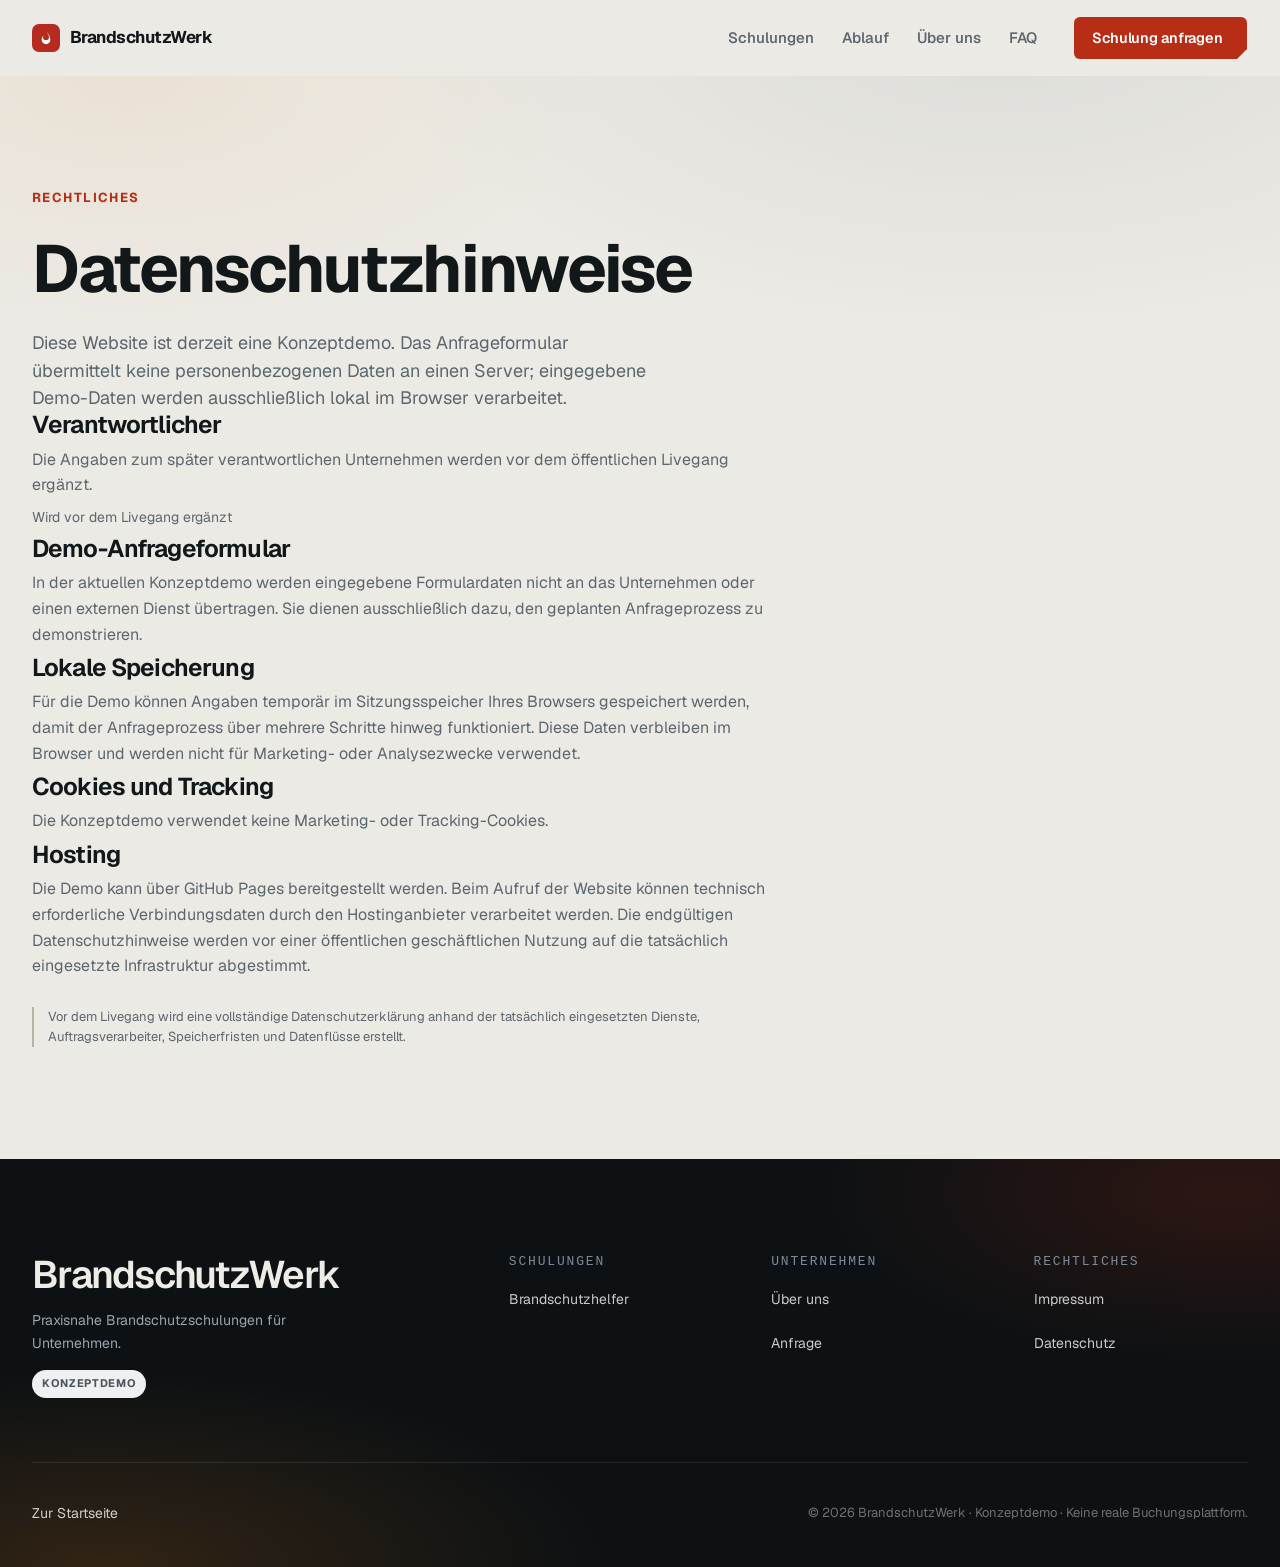
<file: datenschutz/index.html>
<!doctype html>
<html lang="de">
<head>
  <meta charset="utf-8">
  <meta name="viewport" content="width=device-width, initial-scale=1">
  <meta name="robots" content="noindex,nofollow">
  <title>Datenschutzhinweise | BrandschutzWerk</title>
  <meta name="description" content="Datenschutzhinweise der BrandschutzWerk-Konzeptdemo: kein Server-Submit, kein Tracking, nur Sitzungsspeicher im Browser.">
  <link rel="canonical" href="./">
  <meta property="og:title" content="Datenschutzhinweise | BrandschutzWerk">
  <meta property="og:description" content="Datenschutzhinweise der BrandschutzWerk-Konzeptdemo: kein Server-Submit, kein Tracking, nur Sitzungsspeicher im Browser.">
  <meta property="og:type" content="website">
  <meta property="og:locale" content="de_DE">
  <meta property="og:site_name" content="BrandschutzWerk">
  <meta property="og:url" content="https://silentsn3aker.github.io/brandschutzwerk-preview/datenschutz/">
  <meta property="og:image" content="https://silentsn3aker.github.io/brandschutzwerk-preview/assets/brand/og-card.jpg">
  <meta property="og:image:type" content="image/jpeg">
  <meta property="og:image:width" content="1200">
  <meta property="og:image:height" content="630">
  <meta property="og:image:alt" content="Vorschaukarte der BrandschutzWerk-Konzeptdemo: Schriftzug, Leitsatz „Im Ernstfall zählt, was Ihre Mitarbeiter wirklich können.“ und die Kennzeichnung Konzeptdemo.">
  <meta name="twitter:card" content="summary_large_image">
  <meta name="twitter:title" content="Datenschutzhinweise | BrandschutzWerk">
  <meta name="twitter:description" content="Datenschutzhinweise der BrandschutzWerk-Konzeptdemo: kein Server-Submit, kein Tracking, nur Sitzungsspeicher im Browser.">
  <meta name="twitter:image" content="https://silentsn3aker.github.io/brandschutzwerk-preview/assets/brand/og-card.jpg">
  <meta name="twitter:image:alt" content="Vorschaukarte der BrandschutzWerk-Konzeptdemo: Schriftzug, Leitsatz „Im Ernstfall zählt, was Ihre Mitarbeiter wirklich können.“ und die Kennzeichnung Konzeptdemo.">
  <meta name="theme-color" content="#0d1113">
  <link rel="icon" href="../assets/brand/favicon.svg" type="image/svg+xml">
  <link rel="apple-touch-icon" href="../assets/brand/apple-touch-icon.png">
  <link rel="preload" href="../assets/fonts/geist-variable.woff2" as="font" type="font/woff2" crossorigin>
  <link rel="stylesheet" href="../css/foundation/fonts.css">
  <link rel="stylesheet" href="../css/foundation/tokens.css">
  <link rel="stylesheet" href="../css/foundation/reset.css">
  <link rel="stylesheet" href="../css/foundation/typography.css">
  <link rel="stylesheet" href="../css/foundation/layout.css">
  <link rel="stylesheet" href="../css/foundation/planes.css">
  <link rel="stylesheet" href="../css/foundation/utilities.css">
  <link rel="stylesheet" href="../css/foundation/motion.css">
  <link rel="stylesheet" href="../css/components/icon.css">
  <link rel="stylesheet" href="../css/components/button.css">
  <link rel="stylesheet" href="../css/components/header.css">
  <link rel="stylesheet" href="../css/components/footer.css">
  <link rel="stylesheet" href="../css/components/badge.css">
  <link rel="stylesheet" href="../css/components/accordion.css">
  <link rel="stylesheet" href="../css/components/asset-frame.css">
  <link rel="stylesheet" href="../css/components/status-note.css">
  <link rel="stylesheet" href="../css/components/form-field.css">
  <link rel="stylesheet" href="../css/components/mobile-sticky-cta.css">
  <link rel="stylesheet" href="../css/components/demo-mode.css">
  <link rel="stylesheet" href="../css/patterns/section-heading.css">
  <link rel="stylesheet" href="../css/patterns/split-layout.css">
  <link rel="stylesheet" href="../css/patterns/micro-trust.css">
  <link rel="stylesheet" href="../css/patterns/timeline.css">
  <link rel="stylesheet" href="../css/patterns/process.css">
  <link rel="stylesheet" href="../css/patterns/scene.css">
  <link rel="stylesheet" href="../css/patterns/truth-rail.css">
  <link rel="stylesheet" href="../css/patterns/stage-set.css">
  <link rel="stylesheet" href="../css/patterns/final-cta.css">
  <script type="application/ld+json">
    {
      "@context": "https://schema.org",
      "@graph": [
        {
          "@type": "Organization",
          "@id": "https://silentsn3aker.github.io/brandschutzwerk-preview/#organization",
          "name": "BrandschutzWerk",
          "url": "https://silentsn3aker.github.io/brandschutzwerk-preview/",
          "description": "Praxisnahe Brandschutzhelfer-Ausbildung und Feuerlöschertraining direkt im Unternehmen.",
          "disambiguatingDescription": "Konzeptdemo. BrandschutzWerk ist derzeit kein werbendes Unternehmen. Leistungsumfang, Gruppengröße, Dauer, Preise, Einsatzregion und Rechtsform sind Beispielangaben dieser Demo und werden vor einem Marktstart festgelegt.",
          "logo": {
            "@type": "ImageObject",
            "url": "https://silentsn3aker.github.io/brandschutzwerk-preview/assets/brand/brand-mark.svg"
          }
        },
        {
          "@type": "WebSite",
          "@id": "https://silentsn3aker.github.io/brandschutzwerk-preview/#website",
          "url": "https://silentsn3aker.github.io/brandschutzwerk-preview/",
          "name": "BrandschutzWerk",
          "inLanguage": "de-DE",
          "publisher": {
            "@id": "https://silentsn3aker.github.io/brandschutzwerk-preview/#organization"
          }
        },
        {
          "@type": "ImageObject",
          "@id": "https://silentsn3aker.github.io/brandschutzwerk-preview/#sharecard",
          "url": "https://silentsn3aker.github.io/brandschutzwerk-preview/assets/brand/og-card.jpg",
          "width": 1200,
          "height": 630,
          "caption": "Vorschaukarte der BrandschutzWerk-Konzeptdemo: Schriftzug, Leitsatz „Im Ernstfall zählt, was Ihre Mitarbeiter wirklich können.“ und die Kennzeichnung Konzeptdemo."
        },
        {
          "@type": "WebPage",
          "@id": "https://silentsn3aker.github.io/brandschutzwerk-preview/datenschutz/#webpage",
          "url": "https://silentsn3aker.github.io/brandschutzwerk-preview/datenschutz/",
          "name": "Datenschutzhinweise | BrandschutzWerk",
          "description": "Datenschutzhinweise der BrandschutzWerk-Konzeptdemo: kein Server-Submit, kein Tracking, nur Sitzungsspeicher im Browser.",
          "inLanguage": "de-DE",
          "isPartOf": {
            "@id": "https://silentsn3aker.github.io/brandschutzwerk-preview/#website"
          },
          "about": {
            "@id": "https://silentsn3aker.github.io/brandschutzwerk-preview/#organization"
          },
          "primaryImageOfPage": {
            "@id": "https://silentsn3aker.github.io/brandschutzwerk-preview/#sharecard"
          },
          "breadcrumb": {
            "@id": "https://silentsn3aker.github.io/brandschutzwerk-preview/datenschutz/#breadcrumb"
          }
        },
        {
          "@type": "BreadcrumbList",
          "@id": "https://silentsn3aker.github.io/brandschutzwerk-preview/datenschutz/#breadcrumb",
          "itemListElement": [
            {
              "@type": "ListItem",
              "position": 1,
              "name": "Startseite",
              "item": "https://silentsn3aker.github.io/brandschutzwerk-preview/"
            },
            {
              "@type": "ListItem",
              "position": 2,
              "name": "Datenschutzhinweise"
            }
          ]
        }
      ]
    }
  </script>
</head>
<body class="page-shell" data-page="PAGE_PRIVACY">
<svg xmlns="http://www.w3.org/2000/svg" style="display:none" aria-hidden="true">
<symbol id="icon-arrow-right" viewBox="0 0 24 24"><path d="M5 12h14"/><path d="m12 5 7 7-7 7"/></symbol>
<symbol id="icon-check" viewBox="0 0 24 24"><path d="M20 6 9 17l-5-5"/></symbol>
<symbol id="icon-lock" viewBox="0 0 24 24"><rect width="18" height="11" x="3" y="11" rx="2"/><path d="M7 11V7a5 5 0 0 1 10 0v4"/></symbol>
<symbol id="icon-shield-check" viewBox="0 0 24 24"><path d="M20 13c0 5-3.5 7.5-7.66 8.95a1 1 0 0 1-.67-.01C7.5 20.5 4 18 4 13V6a1 1 0 0 1 1-1c2 0 4.5-1.2 6.24-2.72a1.17 1.17 0 0 1 1.52 0C14.51 3.81 17 5 19 5a1 1 0 0 1 1 1z"/><path d="m9 12 2 2 4-4"/></symbol>
<symbol id="icon-building-2" viewBox="0 0 24 24"><path d="M6 22V4a2 2 0 0 1 2-2h8a2 2 0 0 1 2 2v18Z"/><path d="M6 12H4a2 2 0 0 0-2 2v6a2 2 0 0 0 2 2h2"/><path d="M18 9h2a2 2 0 0 1 2 2v9a2 2 0 0 1-2 2h-2"/><path d="M10 6h4"/><path d="M10 10h4"/><path d="M10 14h4"/><path d="M10 18h4"/></symbol>
<symbol id="icon-users" viewBox="0 0 24 24"><path d="M16 21v-2a4 4 0 0 0-4-4H6a4 4 0 0 0-4 4v2"/><circle cx="9" cy="7" r="4"/><path d="M22 21v-2a4 4 0 0 0-3-3.87"/><path d="M16 3.13a4 4 0 0 1 0 7.75"/></symbol>
<symbol id="icon-file-check-2" viewBox="0 0 24 24"><path d="M4 22h14a2 2 0 0 0 2-2V7l-5-5H6a2 2 0 0 0-2 2v4"/><path d="M14 2v4a2 2 0 0 0 2 2h4"/><path d="m3 15 2 2 4-4"/></symbol>
<symbol id="icon-calendar" viewBox="0 0 24 24"><path d="M8 2v4"/><path d="M16 2v4"/><rect width="18" height="18" x="3" y="4" rx="2"/><path d="M3 10h18"/></symbol>
<symbol id="icon-map-pin" viewBox="0 0 24 24"><path d="M20 10c0 6-8 12-8 12s-8-6-8-12a8 8 0 0 1 16 0"/><circle cx="12" cy="10" r="3"/></symbol>
<symbol id="icon-circle-help" viewBox="0 0 24 24"><circle cx="12" cy="12" r="10"/><path d="M9.09 9a3 3 0 0 1 5.83 1c0 2-3 3-3 3"/><path d="M12 17h.01"/></symbol>
<symbol id="icon-fire-extinguisher" viewBox="0 0 24 24"><path d="M15 6.5V3a1 1 0 0 0-1-1h-2a1 1 0 0 0-1 1v3.5"/><path d="M9 18h8"/><path d="M18 3h-3"/><path d="M11 6.5a5 5 0 0 1 5 5V21a1 1 0 0 1-1 1h-4a1 1 0 0 1-1-1v-9.5a5 5 0 0 1 1-3"/><path d="M6.5 7h.01"/></symbol>
<symbol id="icon-plus" viewBox="0 0 24 24"><path d="M5 12h14"/><path d="M12 5v14"/></symbol>
</svg>
  <a class="skip-link" href="#main-content">Direkt zum Inhalt</a>

  <header class="site-header" data-component="SiteHeader" data-section-id="PRIVACY_00_HEADER">
    <div class="container site-header__inner">
      <a class="site-header__brand" href="../" aria-label="BrandschutzWerk Startseite">
        <img src="../assets/brand/brand-mark.svg" alt="" width="28" height="28">
        <span data-demo="brand-name">BrandschutzWerk</span>
      </a>
      <nav class="site-header__nav" aria-label="Hauptnavigation">
        <ul class="site-header__links">
          <li><a href="../brandschutzhelfer/">Schulungen</a></li>
          <li><a href="../#ablauf">Ablauf</a></li>
          <li><a href="../ueber-uns/">Über uns</a></li>
          <li><a href="../#faq">FAQ</a></li>
        </ul>
        <a class="btn btn--primary site-header__cta" href="../anfrage/">Schulung anfragen</a>
      </nav>
      <button class="menu-toggle" type="button" aria-expanded="false" aria-controls="mobile-nav" aria-label="Menü öffnen" data-menu-toggle>
        <svg class="icon" aria-hidden="true"><use href="#icon-plus"></use></svg>
      </button>
    </div>
  </header>

  <nav class="mobile-navigation" id="mobile-nav" aria-label="Mobile Navigation" aria-hidden="true" data-component="MobileNavigation">
    <div class="container mobile-navigation__inner">
    <a href="../brandschutzhelfer/">Schulungen<svg class="icon icon--sm" aria-hidden="true"><use href="#icon-arrow-right"></use></svg></a>
    <a href="../#ablauf">Ablauf<svg class="icon icon--sm" aria-hidden="true"><use href="#icon-arrow-right"></use></svg></a>
    <a href="../ueber-uns/">Über uns<svg class="icon icon--sm" aria-hidden="true"><use href="#icon-arrow-right"></use></svg></a>
    <a href="../#faq">FAQ<svg class="icon icon--sm" aria-hidden="true"><use href="#icon-arrow-right"></use></svg></a>
      <a class="btn btn--primary mobile-navigation__cta" href="../anfrage/">Schulung anfragen</a>
    </div>
  </nav>

  <main id="main-content">
    <section class="section surface-editorial" data-section-id="PRIVACY_01_CONTENT">
      <div class="container">
        <div class="section-heading reveal stack">
          <p class="eyebrow">Rechtliches</p>
          <h1 data-copy-id="COPY_PAGE_PRIVACY_H1_01">Datenschutzhinweise</h1>
          <p class="lead" data-copy-id="COPY_PAGE_PRIVACY_DEMO_NOTICE">Diese Website ist derzeit eine Konzeptdemo. Das Anfrageformular übermittelt keine personenbezogenen Daten an einen Server; eingegebene Demo-Daten werden ausschließlich lokal im Browser verarbeitet.</p>
        </div>

        <div class="text-column stack stack--loose">
          <div class="reveal stack stack--tight" data-delay="1" data-copy-id="COPY_PAGE_PRIVACY_HEADLINE_01" data-status="REAL_DATA_REQUIRED">
            <h3>Verantwortlicher</h3>
            <p>Die Angaben zum später verantwortlichen Unternehmen werden vor dem öffentlichen Livegang ergänzt.</p>
            <p class="text-small">Wird vor dem Livegang ergänzt</p>
            <p data-inspect-only>REAL DATA REQUIRED</p>
          </div>

          <div class="reveal stack stack--tight" data-delay="2" data-copy-id="COPY_PAGE_PRIVACY_HEADLINE_02">
            <h3>Demo-Anfrageformular</h3>
            <p>In der aktuellen Konzeptdemo werden eingegebene Formulardaten nicht an das Unternehmen oder einen externen Dienst übertragen. Sie dienen ausschließlich dazu, den geplanten Anfrageprozess zu demonstrieren.</p>
          </div>

          <div class="reveal stack stack--tight" data-delay="3" data-copy-id="COPY_PAGE_PRIVACY_HEADLINE_03">
            <h3>Lokale Speicherung</h3>
            <p>Für die Demo können Angaben temporär im Sitzungsspeicher Ihres Browsers gespeichert werden, damit der Anfrageprozess über mehrere Schritte hinweg funktioniert. Diese Daten verbleiben im Browser und werden nicht für Marketing- oder Analysezwecke verwendet.</p>
          </div>

          <div class="reveal stack stack--tight" data-delay="4" data-copy-id="COPY_PAGE_PRIVACY_HEADLINE_04">
            <h3>Cookies und Tracking</h3>
            <p>Die Konzeptdemo verwendet keine Marketing- oder Tracking-Cookies.</p>
          </div>

          <div class="reveal stack stack--tight" data-delay="5" data-copy-id="COPY_PAGE_PRIVACY_HEADLINE_05" data-status="LEGAL_REVIEW_REQUIRED">
            <h3>Hosting</h3>
            <p>Die Demo kann über GitHub Pages bereitgestellt werden. Beim Aufruf der Website können technisch erforderliche Verbindungsdaten durch den Hostinganbieter verarbeitet werden. Die endgültigen Datenschutzhinweise werden vor einer öffentlichen geschäftlichen Nutzung auf die tatsächlich eingesetzte Infrastruktur abgestimmt.</p>
            <p data-inspect-only>LEGAL REVIEW REQUIRED</p>
          </div>

          <p class="status-note reveal" data-copy-id="COPY_PAGE_PRIVACY_FINAL_NOTICE">
            Vor dem Livegang wird eine vollständige Datenschutzerklärung anhand der tatsächlich eingesetzten
            Dienste, Auftragsverarbeiter, Speicherfristen und Datenflüsse erstellt.
          </p>
        </div>
      </div>
    </section>
  </main>

  <footer class="site-footer" data-component="SiteFooter" data-section-id="PRIVACY_99_FOOTER">
    <div class="container">
      <div class="site-footer__grid">
        <div class="site-footer__brand">
          <span class="site-footer__brand-name">BrandschutzWerk</span>
          <p>Praxisnahe Brandschutzschulungen für Unternehmen.</p>
          <span class="badge badge--neutral">Konzeptdemo</span>
        </div>
        <nav class="site-footer__column" aria-label="Schulungen">
          <h2>Schulungen</h2>
          <a href="../brandschutzhelfer/">Brandschutzhelfer</a>
        </nav>
        <nav class="site-footer__column" aria-label="Unternehmen">
          <h2>Unternehmen</h2>
          <a href="../ueber-uns/">Über uns</a>
          <a href="../anfrage/">Anfrage</a>
        </nav>
        <nav class="site-footer__column" aria-label="Rechtliches">
          <h2>Rechtliches</h2>
          <a href="../impressum/">Impressum</a>
          <a href="../datenschutz/">Datenschutz</a>
        </nav>
      </div>
      <div class="site-footer__bottom">
        <a href="../">Zur Startseite</a>
        <p>© 2026 BrandschutzWerk · Konzeptdemo · Keine reale Buchungsplattform.</p>
      </div>
    </div>
  </footer>

  <script type="module" src="../js/core/app.js"></script>
</body>
</html>
</file>
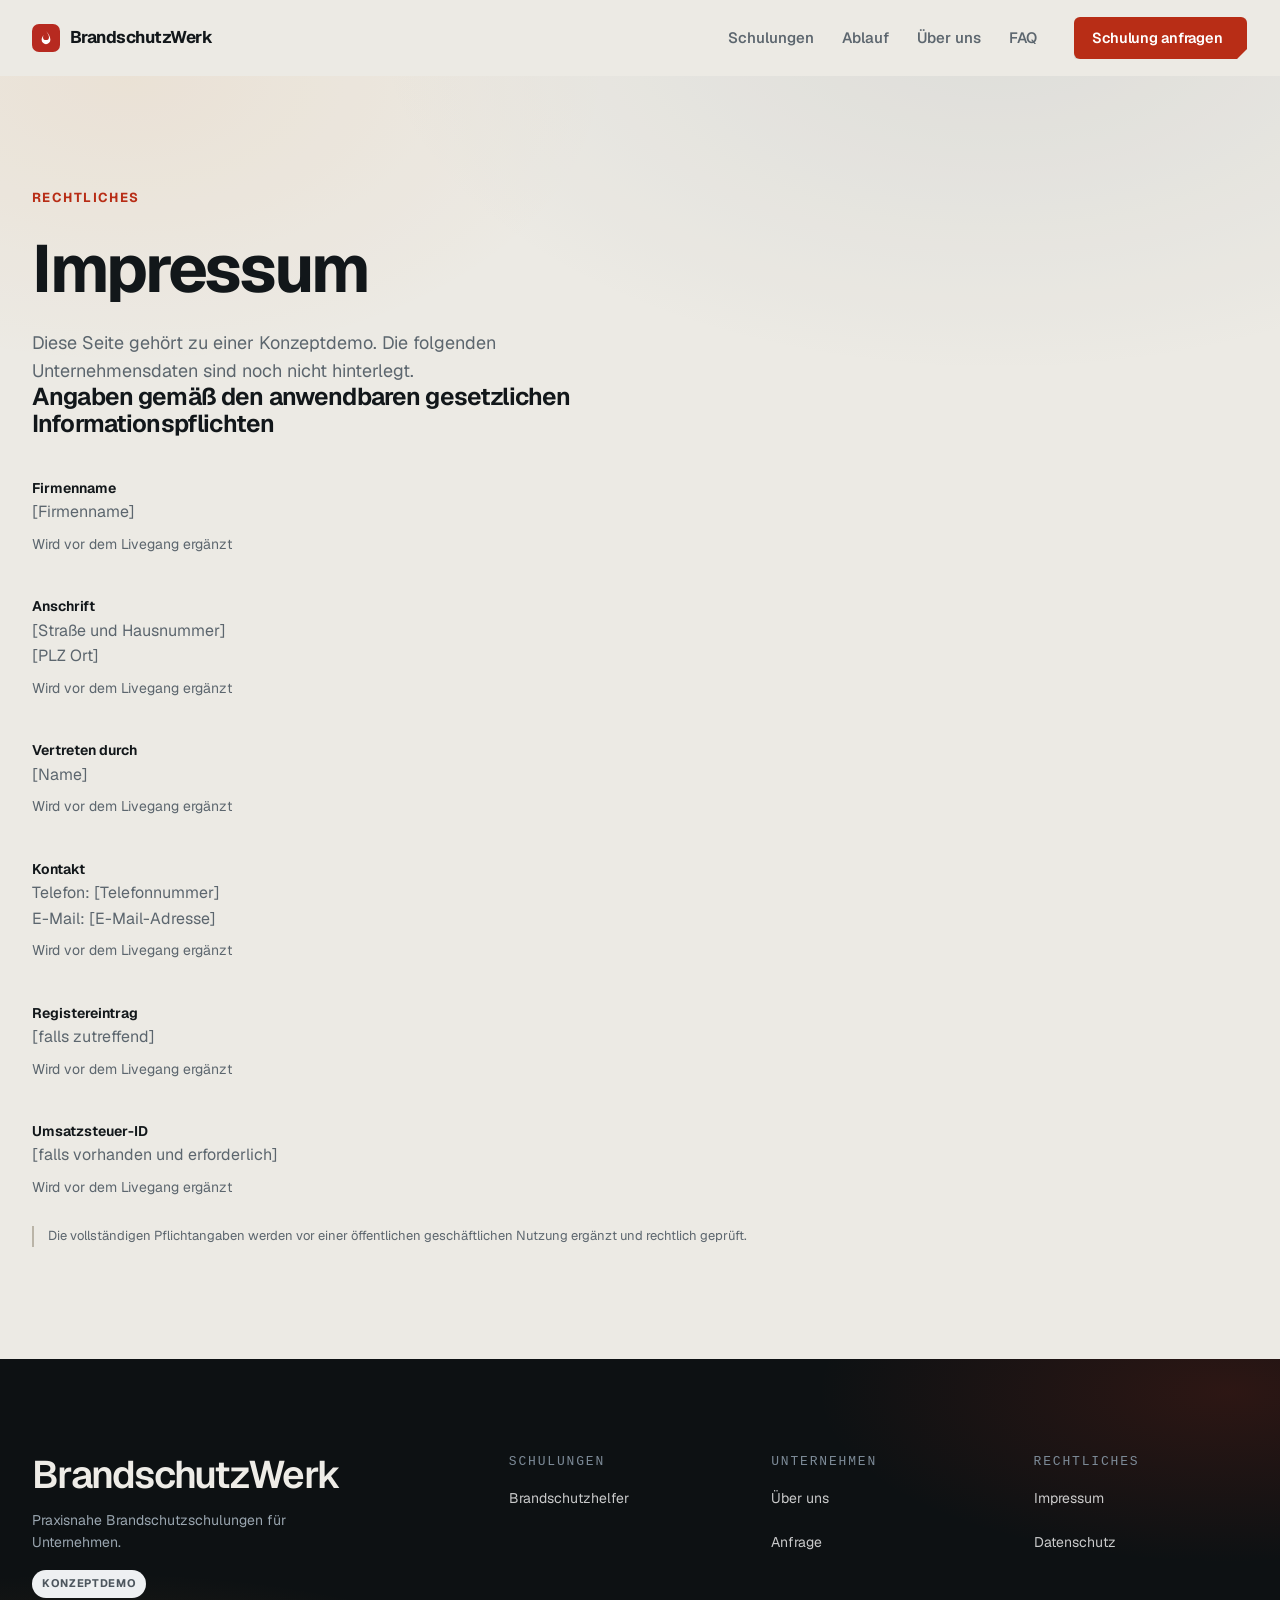
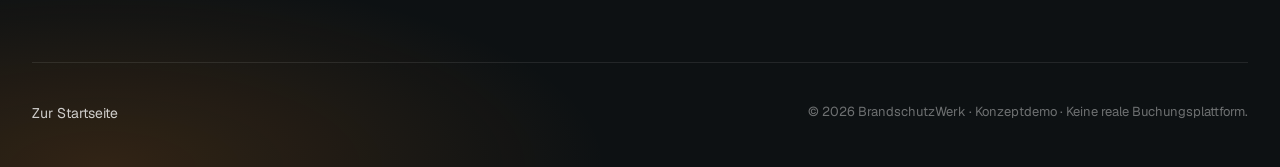
<file: impressum/index.html>
<!doctype html>
<html lang="de">
<head>
  <meta charset="utf-8">
  <meta name="viewport" content="width=device-width, initial-scale=1">
  <meta name="robots" content="noindex,nofollow">
  <title>Impressum | BrandschutzWerk</title>
  <meta name="description" content="Impressum der BrandschutzWerk-Konzeptdemo. Die Pflichtangaben werden vor einer geschäftlichen Nutzung ergänzt.">
  <link rel="canonical" href="./">
  <meta property="og:title" content="Impressum | BrandschutzWerk">
  <meta property="og:description" content="Impressum der BrandschutzWerk-Konzeptdemo. Die Pflichtangaben werden vor einer geschäftlichen Nutzung ergänzt.">
  <meta property="og:type" content="website">
  <meta property="og:locale" content="de_DE">
  <meta property="og:site_name" content="BrandschutzWerk">
  <meta property="og:url" content="https://silentsn3aker.github.io/brandschutzwerk-preview/impressum/">
  <meta property="og:image" content="https://silentsn3aker.github.io/brandschutzwerk-preview/assets/brand/og-card.jpg">
  <meta property="og:image:type" content="image/jpeg">
  <meta property="og:image:width" content="1200">
  <meta property="og:image:height" content="630">
  <meta property="og:image:alt" content="Vorschaukarte der BrandschutzWerk-Konzeptdemo: Schriftzug, Leitsatz „Im Ernstfall zählt, was Ihre Mitarbeiter wirklich können.“ und die Kennzeichnung Konzeptdemo.">
  <meta name="twitter:card" content="summary_large_image">
  <meta name="twitter:title" content="Impressum | BrandschutzWerk">
  <meta name="twitter:description" content="Impressum der BrandschutzWerk-Konzeptdemo. Die Pflichtangaben werden vor einer geschäftlichen Nutzung ergänzt.">
  <meta name="twitter:image" content="https://silentsn3aker.github.io/brandschutzwerk-preview/assets/brand/og-card.jpg">
  <meta name="twitter:image:alt" content="Vorschaukarte der BrandschutzWerk-Konzeptdemo: Schriftzug, Leitsatz „Im Ernstfall zählt, was Ihre Mitarbeiter wirklich können.“ und die Kennzeichnung Konzeptdemo.">
  <meta name="theme-color" content="#0d1113">
  <link rel="icon" href="../assets/brand/favicon.svg" type="image/svg+xml">
  <link rel="apple-touch-icon" href="../assets/brand/apple-touch-icon.png">
  <link rel="preload" href="../assets/fonts/geist-variable.woff2" as="font" type="font/woff2" crossorigin>
  <link rel="stylesheet" href="../css/foundation/fonts.css">
  <link rel="stylesheet" href="../css/foundation/tokens.css">
  <link rel="stylesheet" href="../css/foundation/reset.css">
  <link rel="stylesheet" href="../css/foundation/typography.css">
  <link rel="stylesheet" href="../css/foundation/layout.css">
  <link rel="stylesheet" href="../css/foundation/planes.css">
  <link rel="stylesheet" href="../css/foundation/utilities.css">
  <link rel="stylesheet" href="../css/foundation/motion.css">
  <link rel="stylesheet" href="../css/components/icon.css">
  <link rel="stylesheet" href="../css/components/button.css">
  <link rel="stylesheet" href="../css/components/header.css">
  <link rel="stylesheet" href="../css/components/footer.css">
  <link rel="stylesheet" href="../css/components/badge.css">
  <link rel="stylesheet" href="../css/components/accordion.css">
  <link rel="stylesheet" href="../css/components/asset-frame.css">
  <link rel="stylesheet" href="../css/components/status-note.css">
  <link rel="stylesheet" href="../css/components/form-field.css">
  <link rel="stylesheet" href="../css/components/mobile-sticky-cta.css">
  <link rel="stylesheet" href="../css/components/demo-mode.css">
  <link rel="stylesheet" href="../css/patterns/section-heading.css">
  <link rel="stylesheet" href="../css/patterns/split-layout.css">
  <link rel="stylesheet" href="../css/patterns/micro-trust.css">
  <link rel="stylesheet" href="../css/patterns/timeline.css">
  <link rel="stylesheet" href="../css/patterns/process.css">
  <link rel="stylesheet" href="../css/patterns/scene.css">
  <link rel="stylesheet" href="../css/patterns/truth-rail.css">
  <link rel="stylesheet" href="../css/patterns/stage-set.css">
  <link rel="stylesheet" href="../css/patterns/final-cta.css">
  <script type="application/ld+json">
    {
      "@context": "https://schema.org",
      "@graph": [
        {
          "@type": "Organization",
          "@id": "https://silentsn3aker.github.io/brandschutzwerk-preview/#organization",
          "name": "BrandschutzWerk",
          "url": "https://silentsn3aker.github.io/brandschutzwerk-preview/",
          "description": "Praxisnahe Brandschutzhelfer-Ausbildung und Feuerlöschertraining direkt im Unternehmen.",
          "disambiguatingDescription": "Konzeptdemo. BrandschutzWerk ist derzeit kein werbendes Unternehmen. Leistungsumfang, Gruppengröße, Dauer, Preise, Einsatzregion und Rechtsform sind Beispielangaben dieser Demo und werden vor einem Marktstart festgelegt.",
          "logo": {
            "@type": "ImageObject",
            "url": "https://silentsn3aker.github.io/brandschutzwerk-preview/assets/brand/brand-mark.svg"
          }
        },
        {
          "@type": "WebSite",
          "@id": "https://silentsn3aker.github.io/brandschutzwerk-preview/#website",
          "url": "https://silentsn3aker.github.io/brandschutzwerk-preview/",
          "name": "BrandschutzWerk",
          "inLanguage": "de-DE",
          "publisher": {
            "@id": "https://silentsn3aker.github.io/brandschutzwerk-preview/#organization"
          }
        },
        {
          "@type": "ImageObject",
          "@id": "https://silentsn3aker.github.io/brandschutzwerk-preview/#sharecard",
          "url": "https://silentsn3aker.github.io/brandschutzwerk-preview/assets/brand/og-card.jpg",
          "width": 1200,
          "height": 630,
          "caption": "Vorschaukarte der BrandschutzWerk-Konzeptdemo: Schriftzug, Leitsatz „Im Ernstfall zählt, was Ihre Mitarbeiter wirklich können.“ und die Kennzeichnung Konzeptdemo."
        },
        {
          "@type": "WebPage",
          "@id": "https://silentsn3aker.github.io/brandschutzwerk-preview/impressum/#webpage",
          "url": "https://silentsn3aker.github.io/brandschutzwerk-preview/impressum/",
          "name": "Impressum | BrandschutzWerk",
          "description": "Impressum der BrandschutzWerk-Konzeptdemo. Die Pflichtangaben werden vor einer geschäftlichen Nutzung ergänzt.",
          "inLanguage": "de-DE",
          "isPartOf": {
            "@id": "https://silentsn3aker.github.io/brandschutzwerk-preview/#website"
          },
          "about": {
            "@id": "https://silentsn3aker.github.io/brandschutzwerk-preview/#organization"
          },
          "primaryImageOfPage": {
            "@id": "https://silentsn3aker.github.io/brandschutzwerk-preview/#sharecard"
          },
          "breadcrumb": {
            "@id": "https://silentsn3aker.github.io/brandschutzwerk-preview/impressum/#breadcrumb"
          }
        },
        {
          "@type": "BreadcrumbList",
          "@id": "https://silentsn3aker.github.io/brandschutzwerk-preview/impressum/#breadcrumb",
          "itemListElement": [
            {
              "@type": "ListItem",
              "position": 1,
              "name": "Startseite",
              "item": "https://silentsn3aker.github.io/brandschutzwerk-preview/"
            },
            {
              "@type": "ListItem",
              "position": 2,
              "name": "Impressum"
            }
          ]
        }
      ]
    }
  </script>
</head>
<body class="page-shell" data-page="PAGE_IMPRINT">
<svg xmlns="http://www.w3.org/2000/svg" style="display:none" aria-hidden="true">
<symbol id="icon-arrow-right" viewBox="0 0 24 24"><path d="M5 12h14"/><path d="m12 5 7 7-7 7"/></symbol>
<symbol id="icon-check" viewBox="0 0 24 24"><path d="M20 6 9 17l-5-5"/></symbol>
<symbol id="icon-lock" viewBox="0 0 24 24"><rect width="18" height="11" x="3" y="11" rx="2"/><path d="M7 11V7a5 5 0 0 1 10 0v4"/></symbol>
<symbol id="icon-shield-check" viewBox="0 0 24 24"><path d="M20 13c0 5-3.5 7.5-7.66 8.95a1 1 0 0 1-.67-.01C7.5 20.5 4 18 4 13V6a1 1 0 0 1 1-1c2 0 4.5-1.2 6.24-2.72a1.17 1.17 0 0 1 1.52 0C14.51 3.81 17 5 19 5a1 1 0 0 1 1 1z"/><path d="m9 12 2 2 4-4"/></symbol>
<symbol id="icon-building-2" viewBox="0 0 24 24"><path d="M6 22V4a2 2 0 0 1 2-2h8a2 2 0 0 1 2 2v18Z"/><path d="M6 12H4a2 2 0 0 0-2 2v6a2 2 0 0 0 2 2h2"/><path d="M18 9h2a2 2 0 0 1 2 2v9a2 2 0 0 1-2 2h-2"/><path d="M10 6h4"/><path d="M10 10h4"/><path d="M10 14h4"/><path d="M10 18h4"/></symbol>
<symbol id="icon-users" viewBox="0 0 24 24"><path d="M16 21v-2a4 4 0 0 0-4-4H6a4 4 0 0 0-4 4v2"/><circle cx="9" cy="7" r="4"/><path d="M22 21v-2a4 4 0 0 0-3-3.87"/><path d="M16 3.13a4 4 0 0 1 0 7.75"/></symbol>
<symbol id="icon-file-check-2" viewBox="0 0 24 24"><path d="M4 22h14a2 2 0 0 0 2-2V7l-5-5H6a2 2 0 0 0-2 2v4"/><path d="M14 2v4a2 2 0 0 0 2 2h4"/><path d="m3 15 2 2 4-4"/></symbol>
<symbol id="icon-calendar" viewBox="0 0 24 24"><path d="M8 2v4"/><path d="M16 2v4"/><rect width="18" height="18" x="3" y="4" rx="2"/><path d="M3 10h18"/></symbol>
<symbol id="icon-map-pin" viewBox="0 0 24 24"><path d="M20 10c0 6-8 12-8 12s-8-6-8-12a8 8 0 0 1 16 0"/><circle cx="12" cy="10" r="3"/></symbol>
<symbol id="icon-circle-help" viewBox="0 0 24 24"><circle cx="12" cy="12" r="10"/><path d="M9.09 9a3 3 0 0 1 5.83 1c0 2-3 3-3 3"/><path d="M12 17h.01"/></symbol>
<symbol id="icon-fire-extinguisher" viewBox="0 0 24 24"><path d="M15 6.5V3a1 1 0 0 0-1-1h-2a1 1 0 0 0-1 1v3.5"/><path d="M9 18h8"/><path d="M18 3h-3"/><path d="M11 6.5a5 5 0 0 1 5 5V21a1 1 0 0 1-1 1h-4a1 1 0 0 1-1-1v-9.5a5 5 0 0 1 1-3"/><path d="M6.5 7h.01"/></symbol>
<symbol id="icon-plus" viewBox="0 0 24 24"><path d="M5 12h14"/><path d="M12 5v14"/></symbol>
</svg>
  <a class="skip-link" href="#main-content">Direkt zum Inhalt</a>

  <header class="site-header" data-component="SiteHeader" data-section-id="IMPRINT_00_HEADER">
    <div class="container site-header__inner">
      <a class="site-header__brand" href="../" aria-label="BrandschutzWerk Startseite">
        <img src="../assets/brand/brand-mark.svg" alt="" width="28" height="28">
        <span data-demo="brand-name">BrandschutzWerk</span>
      </a>
      <nav class="site-header__nav" aria-label="Hauptnavigation">
        <ul class="site-header__links">
          <li><a href="../brandschutzhelfer/">Schulungen</a></li>
          <li><a href="../#ablauf">Ablauf</a></li>
          <li><a href="../ueber-uns/">Über uns</a></li>
          <li><a href="../#faq">FAQ</a></li>
        </ul>
        <a class="btn btn--primary site-header__cta" href="../anfrage/">Schulung anfragen</a>
      </nav>
      <button class="menu-toggle" type="button" aria-expanded="false" aria-controls="mobile-nav" aria-label="Menü öffnen" data-menu-toggle>
        <svg class="icon" aria-hidden="true"><use href="#icon-plus"></use></svg>
      </button>
    </div>
  </header>

  <nav class="mobile-navigation" id="mobile-nav" aria-label="Mobile Navigation" aria-hidden="true" data-component="MobileNavigation">
    <div class="container mobile-navigation__inner">
    <a href="../brandschutzhelfer/">Schulungen<svg class="icon icon--sm" aria-hidden="true"><use href="#icon-arrow-right"></use></svg></a>
    <a href="../#ablauf">Ablauf<svg class="icon icon--sm" aria-hidden="true"><use href="#icon-arrow-right"></use></svg></a>
    <a href="../ueber-uns/">Über uns<svg class="icon icon--sm" aria-hidden="true"><use href="#icon-arrow-right"></use></svg></a>
    <a href="../#faq">FAQ<svg class="icon icon--sm" aria-hidden="true"><use href="#icon-arrow-right"></use></svg></a>
      <a class="btn btn--primary mobile-navigation__cta" href="../anfrage/">Schulung anfragen</a>
    </div>
  </nav>

  <main id="main-content">
    <section class="section surface-editorial" data-section-id="IMPRINT_01_CONTENT">
      <div class="container">
        <div class="section-heading reveal stack">
          <p class="eyebrow">Rechtliches</p>
          <h1 data-copy-id="COPY_PAGE_IMPRINT_H1">Impressum</h1>
          <p class="lead" data-copy-id="COPY_PAGE_IMPRINT_DEMO_NOTICE">Diese Seite gehört zu einer Konzeptdemo. Die folgenden Unternehmensdaten sind noch nicht hinterlegt.</p>
        </div>

        <div class="text-column stack stack--loose">
          <h3 class="reveal" data-copy-id="COPY_PAGE_IMPRINT_PROVIDER">Angaben gemäß den anwendbaren gesetzlichen Informationspflichten</h3>

          <dl class="stack stack--loose">
            <div class="reveal" data-delay="1" data-copy-id="COPY_PAGE_IMPRINT_COMPANY" data-status="REAL_DATA_REQUIRED">
              <dt class="label">Firmenname</dt>
              <dd class="stack stack--tight">
                <p data-demo="placeholder">[Firmenname]</p>
                <p class="text-small">Wird vor dem Livegang ergänzt</p>
                <p data-inspect-only>REAL DATA REQUIRED</p>
              </dd>
            </div>
            <div class="reveal" data-delay="2" data-copy-id="COPY_PAGE_IMPRINT_ADDRESS" data-status="REAL_DATA_REQUIRED">
              <dt class="label">Anschrift</dt>
              <dd class="stack stack--tight">
                <p data-demo="placeholder">[Straße und Hausnummer]<br>[PLZ Ort]</p>
                <p class="text-small">Wird vor dem Livegang ergänzt</p>
                <p data-inspect-only>REAL DATA REQUIRED</p>
              </dd>
            </div>
            <div class="reveal" data-delay="3" data-copy-id="COPY_PAGE_IMPRINT_REPRESENTED_BY" data-status="REAL_DATA_REQUIRED">
              <dt class="label">Vertreten durch</dt>
              <dd class="stack stack--tight">
                <p data-demo="placeholder">[Name]</p>
                <p class="text-small">Wird vor dem Livegang ergänzt</p>
                <p data-inspect-only>REAL DATA REQUIRED</p>
              </dd>
            </div>
            <div class="reveal" data-delay="4" data-copy-id="COPY_PAGE_IMPRINT_CONTACT" data-status="REAL_DATA_REQUIRED">
              <dt class="label">Kontakt</dt>
              <dd class="stack stack--tight">
                <p data-demo="placeholder">Telefon: [Telefonnummer]<br>E-Mail: [E-Mail-Adresse]</p>
                <p class="text-small">Wird vor dem Livegang ergänzt</p>
                <p data-inspect-only>REAL DATA REQUIRED</p>
              </dd>
            </div>
            <div class="reveal" data-delay="5" data-copy-id="COPY_PAGE_IMPRINT_REGISTER" data-status="REAL_DATA_REQUIRED">
              <dt class="label">Registereintrag</dt>
              <dd class="stack stack--tight">
                <p data-demo="placeholder">[falls zutreffend]</p>
                <p class="text-small">Wird vor dem Livegang ergänzt</p>
                <p data-inspect-only>REAL DATA REQUIRED</p>
              </dd>
            </div>
            <div class="reveal" data-delay="5" data-copy-id="COPY_PAGE_IMPRINT_VAT" data-status="REAL_DATA_REQUIRED">
              <dt class="label">Umsatzsteuer-ID</dt>
              <dd class="stack stack--tight">
                <p data-demo="placeholder">[falls vorhanden und erforderlich]</p>
                <p class="text-small">Wird vor dem Livegang ergänzt</p>
                <p data-inspect-only>REAL DATA REQUIRED</p>
              </dd>
            </div>
          </dl>

          <p class="status-note reveal" data-copy-id="COPY_PAGE_IMPRINT_LEGAL_NOTE" data-status="LEGAL_REVIEW_REQUIRED">
            Die vollständigen Pflichtangaben werden vor einer öffentlichen geschäftlichen Nutzung ergänzt und rechtlich geprüft.
            <span data-inspect-only>LEGAL REVIEW REQUIRED</span>
          </p>
        </div>
      </div>
    </section>
  </main>

  <footer class="site-footer" data-component="SiteFooter" data-section-id="IMPRINT_99_FOOTER">
    <div class="container">
      <div class="site-footer__grid">
        <div class="site-footer__brand">
          <span class="site-footer__brand-name">BrandschutzWerk</span>
          <p>Praxisnahe Brandschutzschulungen für Unternehmen.</p>
          <span class="badge badge--neutral">Konzeptdemo</span>
        </div>
        <nav class="site-footer__column" aria-label="Schulungen">
          <h2>Schulungen</h2>
          <a href="../brandschutzhelfer/">Brandschutzhelfer</a>
        </nav>
        <nav class="site-footer__column" aria-label="Unternehmen">
          <h2>Unternehmen</h2>
          <a href="../ueber-uns/">Über uns</a>
          <a href="../anfrage/">Anfrage</a>
        </nav>
        <nav class="site-footer__column" aria-label="Rechtliches">
          <h2>Rechtliches</h2>
          <a href="../impressum/">Impressum</a>
          <a href="../datenschutz/">Datenschutz</a>
        </nav>
      </div>
      <div class="site-footer__bottom">
        <a href="../">Zur Startseite</a>
        <p>© 2026 BrandschutzWerk · Konzeptdemo · Keine reale Buchungsplattform.</p>
      </div>
    </div>
  </footer>

  <script type="module" src="../js/core/app.js"></script>
</body>
</html>
</file>
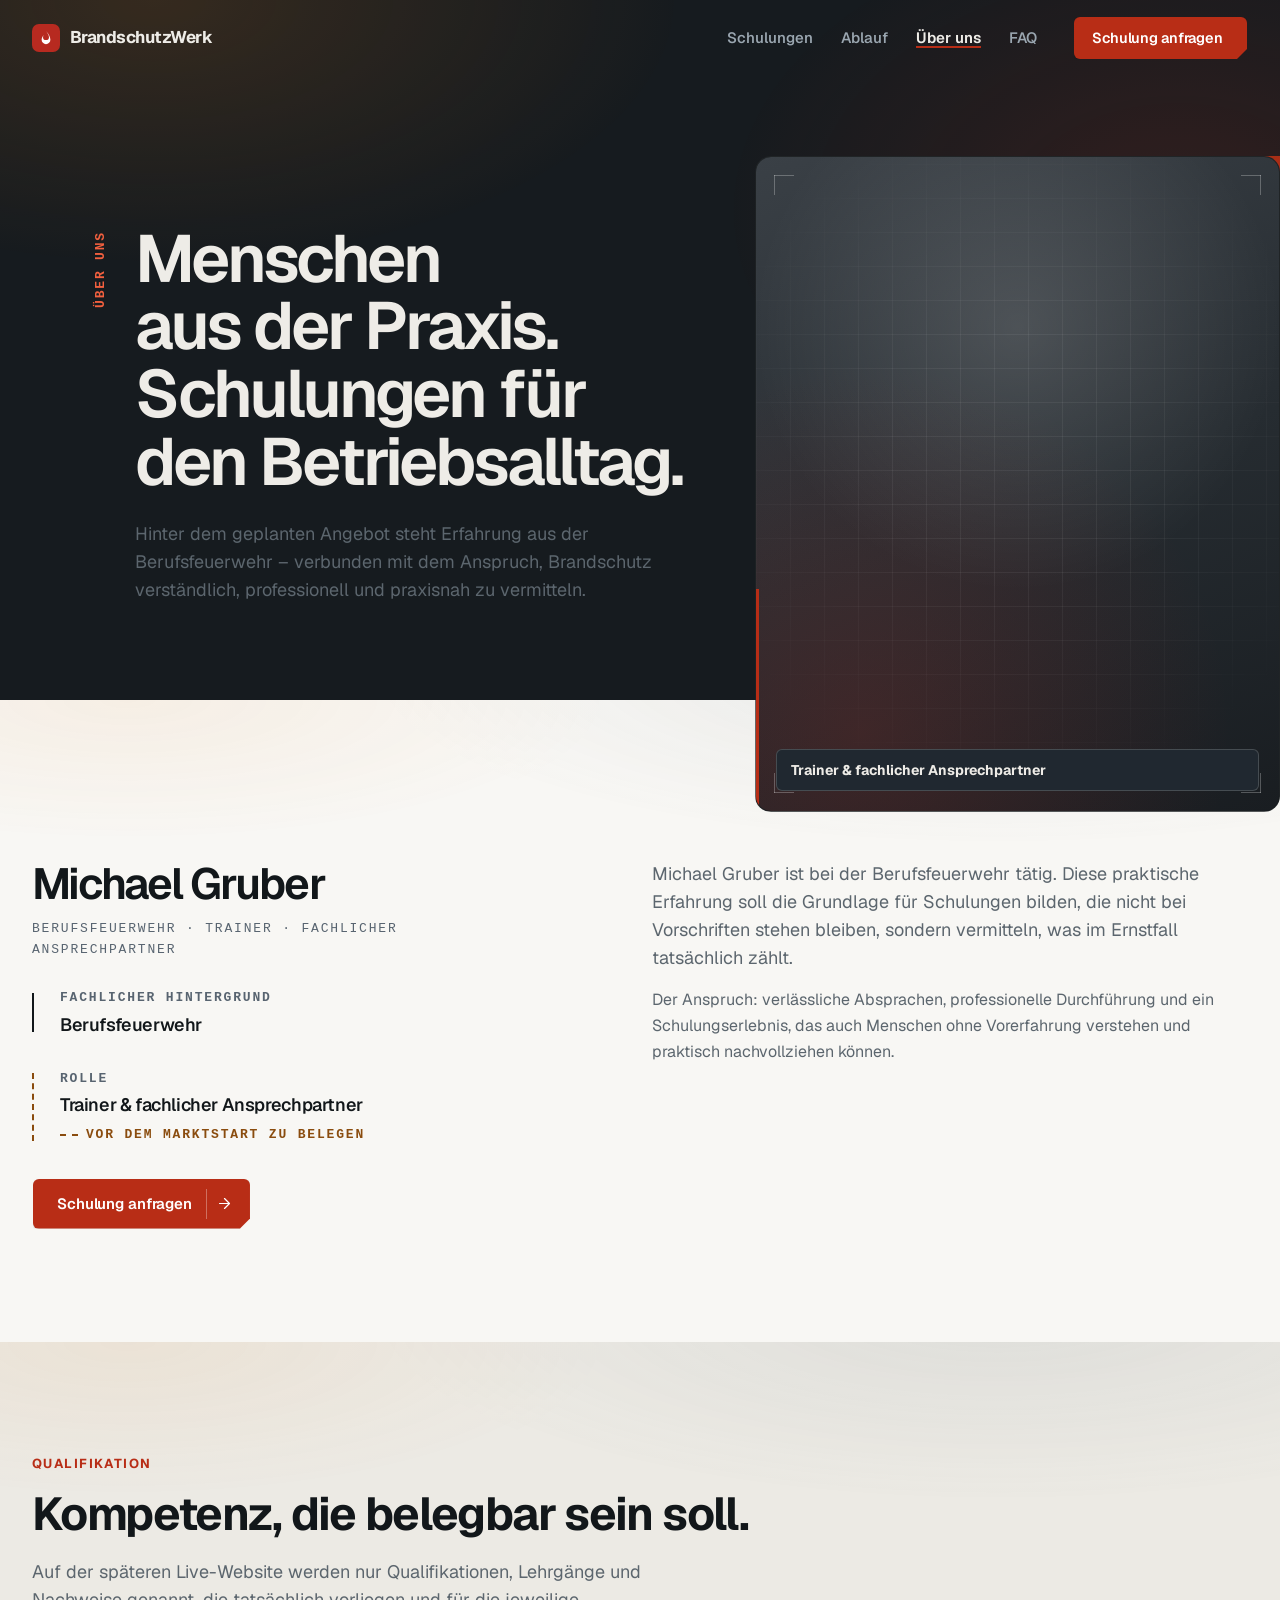
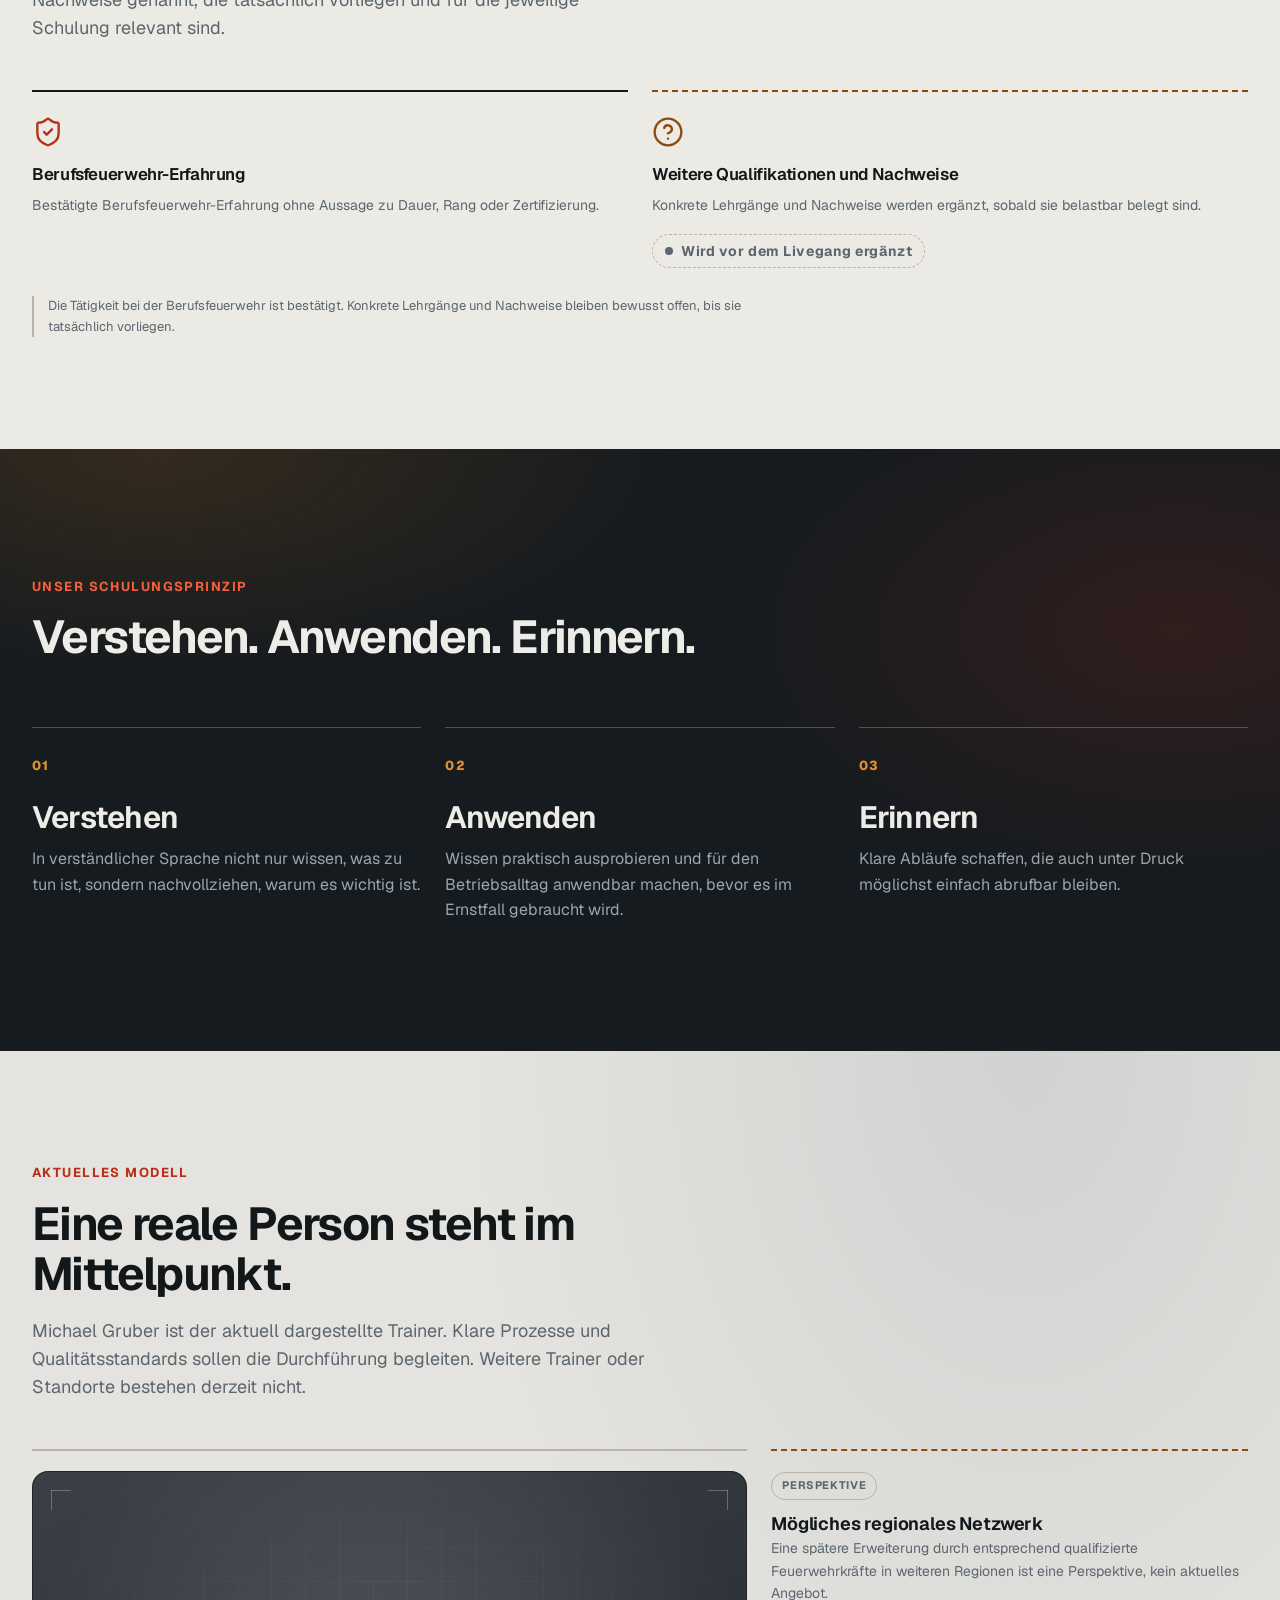
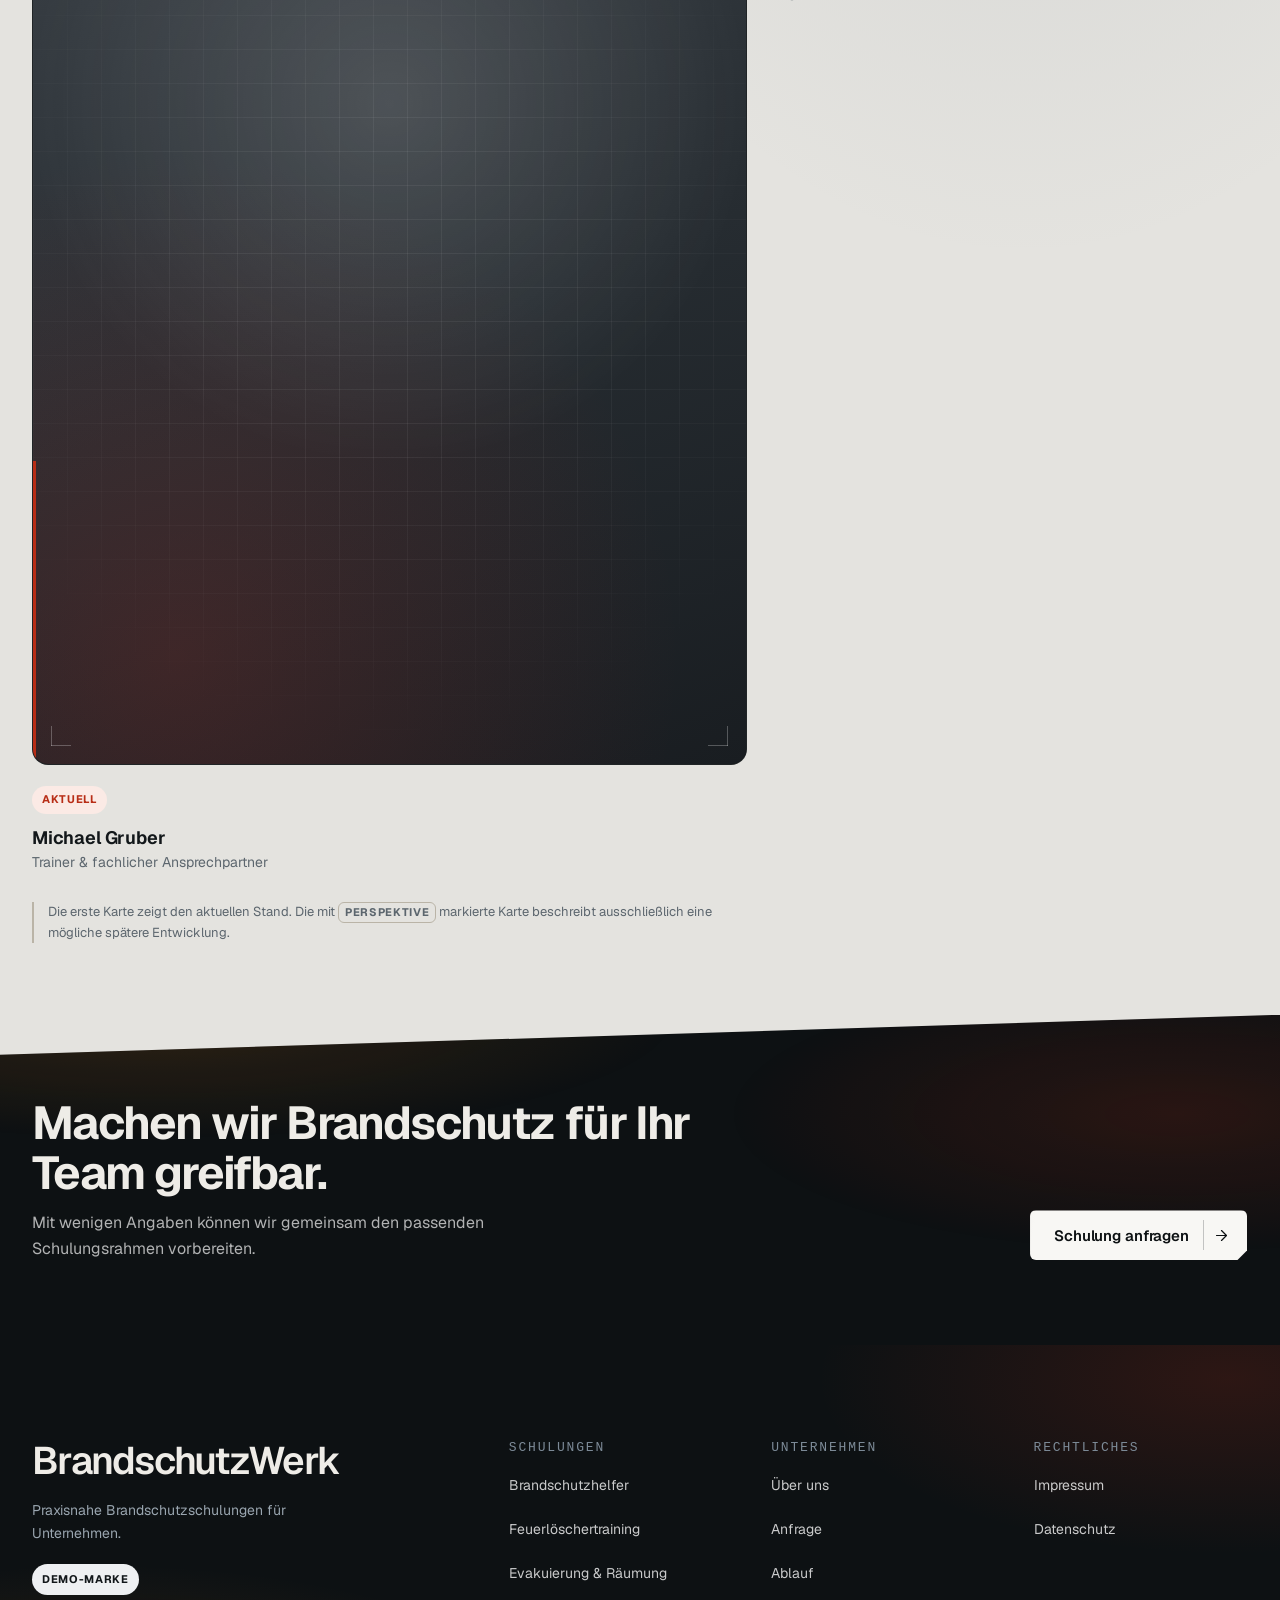
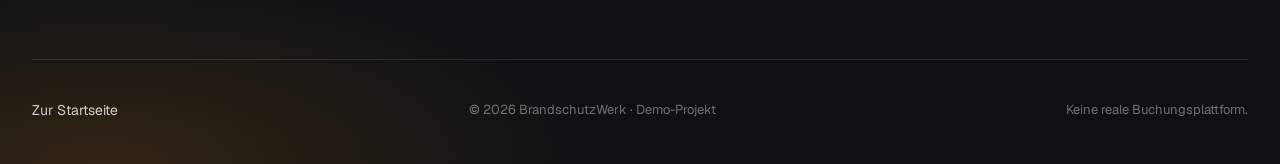
<file: ueber-uns/index.html>
<!doctype html>
<html lang="de">
<head>
  <meta charset="utf-8">
  <meta name="viewport" content="width=device-width, initial-scale=1">
  <meta name="robots" content="noindex,nofollow">
  <title>Über uns | BrandschutzWerk</title>
  <meta name="description" content="Praxis aus der Berufsfeuerwehr trifft moderne betriebliche Brandschutzschulung. Lernen Sie das Konzept hinter BrandschutzWerk kennen.">
  <link rel="canonical" href="./">
  <meta property="og:title" content="Über uns | BrandschutzWerk">
  <meta property="og:description" content="Praxis aus der Berufsfeuerwehr trifft moderne betriebliche Brandschutzschulung. Lernen Sie das Konzept hinter BrandschutzWerk kennen.">
  <meta property="og:type" content="website">
  <meta property="og:locale" content="de_DE">
  <meta property="og:site_name" content="BrandschutzWerk">
  <meta property="og:url" content="https://silentsn3aker.github.io/brandschutzwerk-preview/ueber-uns/">
  <meta property="og:image" content="https://silentsn3aker.github.io/brandschutzwerk-preview/assets/brand/og-card.jpg">
  <meta property="og:image:type" content="image/jpeg">
  <meta property="og:image:width" content="1200">
  <meta property="og:image:height" content="630">
  <meta property="og:image:alt" content="Vorschaukarte der BrandschutzWerk-Konzeptdemo: Schriftzug, Leitsatz „Im Ernstfall zählt, was Ihre Mitarbeiter wirklich können.“ und die Kennzeichnung Konzeptdemo.">
  <meta name="twitter:card" content="summary_large_image">
  <meta name="twitter:title" content="Über uns | BrandschutzWerk">
  <meta name="twitter:description" content="Praxis aus der Berufsfeuerwehr trifft moderne betriebliche Brandschutzschulung. Lernen Sie das Konzept hinter BrandschutzWerk kennen.">
  <meta name="twitter:image" content="https://silentsn3aker.github.io/brandschutzwerk-preview/assets/brand/og-card.jpg">
  <meta name="twitter:image:alt" content="Vorschaukarte der BrandschutzWerk-Konzeptdemo: Schriftzug, Leitsatz „Im Ernstfall zählt, was Ihre Mitarbeiter wirklich können.“ und die Kennzeichnung Konzeptdemo.">
  <meta name="theme-color" content="#0d1113">
  <link rel="icon" href="../assets/brand/favicon.svg" type="image/svg+xml">
  <link rel="apple-touch-icon" href="../assets/brand/apple-touch-icon.png">
  <link rel="preload" href="../assets/fonts/geist-variable.woff2" as="font" type="font/woff2" crossorigin>
  <link rel="stylesheet" href="../css/foundation/fonts.css">
  <link rel="stylesheet" href="../css/foundation/tokens.css">
  <link rel="stylesheet" href="../css/foundation/reset.css">
  <link rel="stylesheet" href="../css/foundation/typography.css">
  <link rel="stylesheet" href="../css/foundation/layout.css">
  <link rel="stylesheet" href="../css/foundation/planes.css">
  <link rel="stylesheet" href="../css/foundation/utilities.css">
  <link rel="stylesheet" href="../css/foundation/motion.css">
  <link rel="stylesheet" href="../css/components/icon.css">
  <link rel="stylesheet" href="../css/components/button.css">
  <link rel="stylesheet" href="../css/components/header.css">
  <link rel="stylesheet" href="../css/components/footer.css">
  <link rel="stylesheet" href="../css/components/badge.css">
  <link rel="stylesheet" href="../css/components/accordion.css">
  <link rel="stylesheet" href="../css/components/asset-frame.css">
  <link rel="stylesheet" href="../css/components/status-note.css">
  <link rel="stylesheet" href="../css/components/form-field.css">
  <link rel="stylesheet" href="../css/components/mobile-sticky-cta.css">
  <link rel="stylesheet" href="../css/components/demo-mode.css">
  <link rel="stylesheet" href="../css/patterns/section-heading.css">
  <link rel="stylesheet" href="../css/patterns/media-stage.css">
  <link rel="stylesheet" href="../css/patterns/split-layout.css">
  <link rel="stylesheet" href="../css/patterns/micro-trust.css">
  <link rel="stylesheet" href="../css/patterns/timeline.css">
  <link rel="stylesheet" href="../css/patterns/process.css">
  <link rel="stylesheet" href="../css/patterns/scene.css">
  <link rel="stylesheet" href="../css/patterns/truth-rail.css">
  <link rel="stylesheet" href="../css/patterns/stage-set.css">
  <link rel="stylesheet" href="../css/patterns/final-cta.css">
  <link rel="stylesheet" href="../css/pages/about.css">
  <script type="application/ld+json">
    {
      "@context": "https://schema.org",
      "@graph": [
        {
          "@type": "Organization",
          "@id": "https://silentsn3aker.github.io/brandschutzwerk-preview/#organization",
          "name": "BrandschutzWerk",
          "url": "https://silentsn3aker.github.io/brandschutzwerk-preview/",
          "description": "Praxisnahe Brandschutzhelfer-Ausbildung und Feuerlöschertraining direkt im Unternehmen.",
          "disambiguatingDescription": "Konzeptdemo. BrandschutzWerk ist derzeit kein werbendes Unternehmen. Leistungsumfang, Gruppengröße, Dauer, Preise, Einsatzregion und Rechtsform sind Beispielangaben dieser Demo und werden vor einem Marktstart festgelegt.",
          "logo": {
            "@type": "ImageObject",
            "url": "https://silentsn3aker.github.io/brandschutzwerk-preview/assets/brand/brand-mark.svg"
          }
        },
        {
          "@type": "WebSite",
          "@id": "https://silentsn3aker.github.io/brandschutzwerk-preview/#website",
          "url": "https://silentsn3aker.github.io/brandschutzwerk-preview/",
          "name": "BrandschutzWerk",
          "inLanguage": "de-DE",
          "publisher": {
            "@id": "https://silentsn3aker.github.io/brandschutzwerk-preview/#organization"
          }
        },
        {
          "@type": "ImageObject",
          "@id": "https://silentsn3aker.github.io/brandschutzwerk-preview/#sharecard",
          "url": "https://silentsn3aker.github.io/brandschutzwerk-preview/assets/brand/og-card.jpg",
          "width": 1200,
          "height": 630,
          "caption": "Vorschaukarte der BrandschutzWerk-Konzeptdemo: Schriftzug, Leitsatz „Im Ernstfall zählt, was Ihre Mitarbeiter wirklich können.“ und die Kennzeichnung Konzeptdemo."
        },
        {
          "@type": "WebPage",
          "@id": "https://silentsn3aker.github.io/brandschutzwerk-preview/ueber-uns/#webpage",
          "url": "https://silentsn3aker.github.io/brandschutzwerk-preview/ueber-uns/",
          "name": "Über uns | BrandschutzWerk",
          "description": "Praxis aus der Berufsfeuerwehr trifft moderne betriebliche Brandschutzschulung. Lernen Sie das Konzept hinter BrandschutzWerk kennen.",
          "inLanguage": "de-DE",
          "isPartOf": {
            "@id": "https://silentsn3aker.github.io/brandschutzwerk-preview/#website"
          },
          "about": {
            "@id": "https://silentsn3aker.github.io/brandschutzwerk-preview/#organization"
          },
          "primaryImageOfPage": {
            "@id": "https://silentsn3aker.github.io/brandschutzwerk-preview/#sharecard"
          },
          "breadcrumb": {
            "@id": "https://silentsn3aker.github.io/brandschutzwerk-preview/ueber-uns/#breadcrumb"
          }
        },
        {
          "@type": "BreadcrumbList",
          "@id": "https://silentsn3aker.github.io/brandschutzwerk-preview/ueber-uns/#breadcrumb",
          "itemListElement": [
            {
              "@type": "ListItem",
              "position": 1,
              "name": "Startseite",
              "item": "https://silentsn3aker.github.io/brandschutzwerk-preview/"
            },
            {
              "@type": "ListItem",
              "position": 2,
              "name": "Über uns"
            }
          ]
        }
      ]
    }
  </script>
</head>
<body class="page-shell" data-page="PAGE_ABOUT">
<svg xmlns="http://www.w3.org/2000/svg" style="display:none" aria-hidden="true">
<symbol id="icon-arrow-right" viewBox="0 0 24 24"><path d="M5 12h14"/><path d="m12 5 7 7-7 7"/></symbol>
<symbol id="icon-check" viewBox="0 0 24 24"><path d="M20 6 9 17l-5-5"/></symbol>
<symbol id="icon-lock" viewBox="0 0 24 24"><rect width="18" height="11" x="3" y="11" rx="2"/><path d="M7 11V7a5 5 0 0 1 10 0v4"/></symbol>
<symbol id="icon-shield-check" viewBox="0 0 24 24"><path d="M20 13c0 5-3.5 7.5-7.66 8.95a1 1 0 0 1-.67-.01C7.5 20.5 4 18 4 13V6a1 1 0 0 1 1-1c2 0 4.5-1.2 6.24-2.72a1.17 1.17 0 0 1 1.52 0C14.51 3.81 17 5 19 5a1 1 0 0 1 1 1z"/><path d="m9 12 2 2 4-4"/></symbol>
<symbol id="icon-building-2" viewBox="0 0 24 24"><path d="M6 22V4a2 2 0 0 1 2-2h8a2 2 0 0 1 2 2v18Z"/><path d="M6 12H4a2 2 0 0 0-2 2v6a2 2 0 0 0 2 2h2"/><path d="M18 9h2a2 2 0 0 1 2 2v9a2 2 0 0 1-2 2h-2"/><path d="M10 6h4"/><path d="M10 10h4"/><path d="M10 14h4"/><path d="M10 18h4"/></symbol>
<symbol id="icon-users" viewBox="0 0 24 24"><path d="M16 21v-2a4 4 0 0 0-4-4H6a4 4 0 0 0-4 4v2"/><circle cx="9" cy="7" r="4"/><path d="M22 21v-2a4 4 0 0 0-3-3.87"/><path d="M16 3.13a4 4 0 0 1 0 7.75"/></symbol>
<symbol id="icon-file-check-2" viewBox="0 0 24 24"><path d="M4 22h14a2 2 0 0 0 2-2V7l-5-5H6a2 2 0 0 0-2 2v4"/><path d="M14 2v4a2 2 0 0 0 2 2h4"/><path d="m3 15 2 2 4-4"/></symbol>
<symbol id="icon-calendar" viewBox="0 0 24 24"><path d="M8 2v4"/><path d="M16 2v4"/><rect width="18" height="18" x="3" y="4" rx="2"/><path d="M3 10h18"/></symbol>
<symbol id="icon-map-pin" viewBox="0 0 24 24"><path d="M20 10c0 6-8 12-8 12s-8-6-8-12a8 8 0 0 1 16 0"/><circle cx="12" cy="10" r="3"/></symbol>
<symbol id="icon-circle-help" viewBox="0 0 24 24"><circle cx="12" cy="12" r="10"/><path d="M9.09 9a3 3 0 0 1 5.83 1c0 2-3 3-3 3"/><path d="M12 17h.01"/></symbol>
<symbol id="icon-fire-extinguisher" viewBox="0 0 24 24"><path d="M15 6.5V3a1 1 0 0 0-1-1h-2a1 1 0 0 0-1 1v3.5"/><path d="M9 18h8"/><path d="M18 3h-3"/><path d="M11 6.5a5 5 0 0 1 5 5V21a1 1 0 0 1-1 1h-4a1 1 0 0 1-1-1v-9.5a5 5 0 0 1 1-3"/><path d="M6.5 7h.01"/></symbol>
<symbol id="icon-plus" viewBox="0 0 24 24"><path d="M5 12h14"/><path d="M12 5v14"/></symbol>
</svg>
  <a class="skip-link" href="#main-content">Direkt zum Inhalt</a>

  <header class="site-header site-header--over-scene" data-component="SiteHeader" data-section-id="ABOUT_00_HEADER">
    <div class="container site-header__inner">
      <a class="site-header__brand" href="../" aria-label="BrandschutzWerk Startseite">
        <img src="../assets/brand/brand-mark.svg" alt="" width="28" height="28">
        <span data-demo="brand-name">BrandschutzWerk</span>
      </a>
      <nav class="site-header__nav" aria-label="Hauptnavigation">
        <ul class="site-header__links">
          <li><a href="../brandschutzhelfer/">Schulungen</a></li>
          <li><a href="../#ablauf">Ablauf</a></li>
          <li><a href="../ueber-uns/" aria-current="page">Über uns</a></li>
          <li><a href="../#faq">FAQ</a></li>
        </ul>
        <a class="btn btn--primary site-header__cta" href="../anfrage/">Schulung anfragen</a>
      </nav>
      <button class="menu-toggle" type="button" aria-expanded="false" aria-controls="mobile-nav" aria-label="Menü öffnen" data-menu-toggle>
        <svg class="icon" aria-hidden="true"><use href="#icon-plus"></use></svg>
      </button>
    </div>
  </header>

  <nav class="mobile-navigation" id="mobile-nav" aria-label="Mobile Navigation" aria-hidden="true" data-component="MobileNavigation">
    <div class="container mobile-navigation__inner">
      <a href="../brandschutzhelfer/">Schulungen<svg class="icon icon--sm" aria-hidden="true"><use href="#icon-arrow-right"></use></svg></a>
      <a href="../#ablauf">Ablauf<svg class="icon icon--sm" aria-hidden="true"><use href="#icon-arrow-right"></use></svg></a>
      <a href="../ueber-uns/" aria-current="page">Über uns<svg class="icon icon--sm" aria-hidden="true"><use href="#icon-arrow-right"></use></svg></a>
      <a href="../#faq">FAQ<svg class="icon icon--sm" aria-hidden="true"><use href="#icon-arrow-right"></use></svg></a>
      <a class="btn btn--primary mobile-navigation__cta" href="../anfrage/">Schulung anfragen</a>
    </div>
  </nav>

  <main id="main-content">

    <!-- ABOUT_01_HERO — EDITORIAL_SURFACE -->
    <section class="section section--large plane plane-ink about-hero" data-section-id="ABOUT_01_HERO" data-component="AboutHero">
      <div class="container">
        <div class="grid-12 about-hero__grid">
          <div class="about-hero__copy reveal">
            <p class="eyebrow">ÜBER UNS</p>
            <h1 class="about-hero__display reveal reveal--mask">Menschen aus der Praxis. Schulungen für den Betriebsalltag.</h1>
            <p class="lead">Hinter dem geplanten Angebot steht Erfahrung aus der Berufsfeuerwehr – verbunden mit dem Anspruch, Brandschutz verständlich, professionell und praxisnah zu vermitteln.</p>
          </div>

          <div class="media-stage about-hero__portrait reveal-image" data-delay="1">
          <span class="media-stage__accent" aria-hidden="true"></span>
          <figure class="asset-frame asset-frame--4x5 motion-image-zoom" data-slot-id="SLOT_ABOUT_PORTRAIT" data-component="ImageFrame" data-asset-id="ASSET_PHOTO_02_TRAINER_PORTRAIT" data-status="ASSET_PENDING">
            <div class="asset-frame__stage">
              <!-- slot:begin SLOT_ABOUT_PORTRAIT -->
              <div class="asset-placeholder" role="img" aria-label="Bildfläche für ein dokumentarisches Porträt des Trainers in ruhiger Arbeitssituation. Das Bild wird für diese Konzeptdemo noch erstellt.">
                <span class="asset-placeholder__glow"></span>
                <span class="asset-placeholder__grid"></span>
                <span class="asset-placeholder__frame"></span>
                <span class="asset-placeholder__rail"></span>
              </div>
              <p class="asset-frame__label">Trainer &amp; fachlicher Ansprechpartner</p>
              <!-- slot:end SLOT_ABOUT_PORTRAIT -->
            </div>
          </figure>
          </div>
        </div>
      </div>
    </section>

    <!-- ABOUT_02_PROFILE — FUNCTIONAL_SURFACE -->
    <section class="section surface-functional about-profile" data-section-id="ABOUT_02_PROFILE" data-component="TrainerProfile">
      <div class="container">
        <div class="grid-12 about-profile__grid">
          <div class="about-profile__identity reveal">
            <h2 class="about-profile__name" data-trainer-field="name" data-status="CONFIRMED">Michael Gruber</h2>
            <p class="about-profile__role" data-status="FACHLICHE_FREIGABE_REQUIRED">Berufsfeuerwehr · Trainer · Fachlicher Ansprechpartner</p>
            <dl class="truth-rail about-profile__facts">
              <div class="truth-rail__entry" data-status="CONFIRMED">
                <dt class="truth-rail__label">Fachlicher Hintergrund</dt>
                <dd class="truth-rail__value" data-trainer-field="experienceType" data-status="CONFIRMED">Berufsfeuerwehr</dd>
              </div>
              <div class="truth-rail__entry" data-status="FACHLICHE_FREIGABE_REQUIRED">
                <dt class="truth-rail__label">Rolle</dt>
                <dd class="truth-rail__value" data-trainer-field="role" data-status="FACHLICHE_FREIGABE_REQUIRED">Trainer &amp; fachlicher Ansprechpartner</dd>
                <dd class="truth-rail__state">Vor dem Marktstart zu belegen</dd>
              </div>
            </dl>
            <a class="btn btn--primary about-profile__cta" href="../anfrage/">Schulung anfragen<svg class="icon btn__arrow" aria-hidden="true"><use href="#icon-arrow-right"></use></svg></a>
          </div>

          <div class="about-profile__copy reveal" data-delay="1">
            <p class="lead">Michael Gruber ist bei der Berufsfeuerwehr tätig. Diese praktische Erfahrung soll die Grundlage für Schulungen bilden, die nicht bei Vorschriften stehen bleiben, sondern vermitteln, was im Ernstfall tatsächlich zählt.</p>
            <p data-value-route="VALUE_02 VALUE_04">Der Anspruch: verlässliche Absprachen, professionelle Durchführung und ein Schulungserlebnis, das auch Menschen ohne Vorerfahrung verstehen und praktisch nachvollziehen können.</p>
          </div>
        </div>
      </div>
    </section>

    <!-- ABOUT_03_CREDENTIALS — EDITORIAL_SURFACE -->
    <section class="section surface-editorial about-credentials" data-section-id="ABOUT_03_CREDENTIALS" data-component="CredentialGrid">
      <div class="container">
        <div class="section-heading reveal">
          <p class="eyebrow">QUALIFIKATION</p>
          <h2>Kompetenz, die belegbar sein soll.</h2>
          <p class="lead">Auf der späteren Live-Website werden nur Qualifikationen, Lehrgänge und Nachweise genannt, die tatsächlich vorliegen und für die jeweilige Schulung relevant sind.</p>
        </div>

        <ul class="about-credentials__grid">
          <li class="about-credential reveal motion-lift" data-credential-id="CREDENTIAL_01" data-credential-state="CLAIMABLE" data-credential-truth="TRAINER_QUALIFICATION_FIRE_SERVICE" data-status="CONFIRMED">
            <svg class="icon icon--feature" aria-hidden="true"><use href="#icon-shield-check"></use></svg>
            <h3>Berufsfeuerwehr-Erfahrung</h3>
            <p>Bestätigte Berufsfeuerwehr-Erfahrung ohne Aussage zu Dauer, Rang oder Zertifizierung.</p>
          </li>

          
          <li class="about-credential about-credential--open reveal motion-lift" data-delay="1" data-credential-id="CREDENTIAL_04" data-credential-state="OPEN" data-credential-truth="qualifications" data-status="REAL_DATA_REQUIRED">
            <svg class="icon icon--feature" aria-hidden="true"><use href="#icon-circle-help"></use></svg>
            <h3>Weitere Qualifikationen und Nachweise</h3>
            <p>Konkrete Lehrgänge und Nachweise werden ergänzt, sobald sie belastbar belegt sind.</p>
            <p class="about-credential__state">Wird vor dem Livegang ergänzt</p>
            <p class="about-credential__inspect" data-inspect-only>REAL DATA REQUIRED</p>
          </li>
        </ul>

        <p class="status-note">Die Tätigkeit bei der Berufsfeuerwehr ist bestätigt. Konkrete Lehrgänge und Nachweise bleiben bewusst offen, bis sie tatsächlich vorliegen.</p>
      </div>
    </section>

    <!-- ABOUT_04_PHILOSOPHY — AUTHORITY_SURFACE, rhythm break -->
    <section class="section section--large plane plane-ink about-philosophy" data-section-id="ABOUT_04_PHILOSOPHY" data-component="TrainingPhilosophy">
      <div class="container">
        <div class="section-heading section-heading--light reveal">
          <p class="eyebrow">UNSER SCHULUNGSPRINZIP</p>
          <h2>Verstehen. Anwenden. Erinnern.</h2>
        </div>
        <ol class="about-philosophy__pillars">
          <li class="about-philosophy__pillar reveal" data-pillar-id="PHILOSOPHY_UNDERSTAND">
            <span class="about-philosophy__index" aria-hidden="true">01</span>
            <h3>Verstehen</h3>
            <p data-value-route="VALUE_03">In verständlicher Sprache nicht nur wissen, was zu tun ist, sondern nachvollziehen, warum es wichtig ist.</p>
          </li>
          <li class="about-philosophy__pillar reveal" data-delay="1" data-pillar-id="PHILOSOPHY_APPLY">
            <span class="about-philosophy__index" aria-hidden="true">02</span>
            <h3>Anwenden</h3>
            <p data-value-route="VALUE_01">Wissen praktisch ausprobieren und für den Betriebsalltag anwendbar machen, bevor es im Ernstfall gebraucht wird.</p>
          </li>
          <li class="about-philosophy__pillar reveal" data-delay="2" data-pillar-id="PHILOSOPHY_REMEMBER">
            <span class="about-philosophy__index" aria-hidden="true">03</span>
            <h3>Erinnern</h3>
            <p>Klare Abläufe schaffen, die auch unter Druck möglichst einfach abrufbar bleiben.</p>
          </li>
        </ol>
      </div>
    </section>

    <!-- ABOUT_05_NETWORK — FUNCTIONAL_SURFACE, attention recovery after the dark block -->
    <section class="section plane plane-smoked about-network" data-section-id="ABOUT_05_NETWORK" data-component="TrainerNetwork" data-network-exists="false" data-network-primary-state="CURRENT" data-current-trainer-count="1" data-additional-trainer-count="0" data-future-model-status="DEMO_STRATEGY">
      <div class="container">
        <div class="section-heading reveal">
          <p class="eyebrow">AKTUELLES MODELL</p>
          <h2>Eine reale Person steht im Mittelpunkt.</h2>
          <p class="lead" data-value-route="VALUE_04">Michael Gruber ist der aktuell dargestellte Trainer. Klare Prozesse und Qualitätsstandards sollen die Durchführung begleiten. Weitere Trainer oder Standorte bestehen derzeit nicht.</p>
        </div>

        <ul class="about-network__grid">
          <li class="about-network-card reveal motion-lift" data-component="TrainerNetworkCard" data-network-state="CURRENT" data-card-id="TRAINER_CARD_01">
            <figure class="asset-frame asset-frame--4x5 about-network-card__media motion-image-zoom" data-slot-id="SLOT_ABOUT_NETWORK_CURRENT" data-component="ImageFrame" data-asset-id="ASSET_PHOTO_02_TRAINER_PORTRAIT" data-status="ASSET_PENDING">
              <div class="asset-frame__stage">
                <!-- slot:begin SLOT_ABOUT_NETWORK_CURRENT -->
                <div class="asset-placeholder" role="img" aria-label="Bildfläche für das Porträt des Gründers. Das Bild wird für diese Konzeptdemo noch erstellt.">
                  <span class="asset-placeholder__glow"></span>
                  <span class="asset-placeholder__grid"></span>
                  <span class="asset-placeholder__frame"></span>
                  <span class="asset-placeholder__rail"></span>
                </div>
                <!-- slot:end SLOT_ABOUT_NETWORK_CURRENT -->
              </div>
            </figure>
            <span class="badge">AKTUELL</span>
            <h3 data-trainer-field="name" data-status="CONFIRMED">Michael Gruber</h3>
            <p data-status="FACHLICHE_FREIGABE_REQUIRED">Trainer &amp; fachlicher Ansprechpartner</p>
          </li>

          <li class="about-network-card about-network-card--future reveal motion-lift" data-delay="1" data-component="TrainerNetworkCard" data-network-state="FUTURE_STATE" data-card-id="TRAINER_CARD_02" data-status="DEMO_STRATEGY">
            <span class="badge badge--outline">PERSPEKTIVE</span>
            <h3>Mögliches regionales Netzwerk</h3>
            <p>Eine spätere Erweiterung durch entsprechend qualifizierte Feuerwehrkräfte in weiteren Regionen ist eine Perspektive, kein aktuelles Angebot.</p>
          </li>
        </ul>

        <p class="status-note">Die erste Karte zeigt den aktuellen Stand. Die mit <span class="about-network__inline-badge">PERSPEKTIVE</span> markierte Karte beschreibt ausschließlich eine mögliche spätere Entwicklung.</p>
      </div>
    </section>

    <!-- ABOUT_07_CTA — AUTHORITY_SURFACE -->
    <section class="final-cta plane plane-deep plane-edge-rise" data-section-id="ABOUT_07_CTA" data-component="FinalCTA">
      <div class="container">
        <div class="final-cta__inner reveal">
          <div class="section-heading section-heading--light">
            <h2>Machen wir Brandschutz für Ihr Team greifbar.</h2>
            <p>Mit wenigen Angaben können wir gemeinsam den passenden Schulungsrahmen vorbereiten.</p>
          </div>
          <div class="final-cta__action">
            <a class="btn btn--light" href="../anfrage/">Schulung anfragen<svg class="icon btn__arrow" aria-hidden="true"><use href="#icon-arrow-right"></use></svg></a>
          </div>
        </div>
      </div>
    </section>

  </main>

  <!-- ABOUT_GLOBAL_MOBILE_STICKY_CTA -->
  <div class="mobile-sticky-cta" data-component="MobileStickyCTA" data-after-section="ABOUT_01_HERO" data-hide-near="ABOUT_07_CTA,ABOUT_08_FOOTER" hidden>
    <a class="btn btn--primary" href="../anfrage/">Schulung anfragen<svg class="icon btn__arrow" aria-hidden="true"><use href="#icon-arrow-right"></use></svg></a>
  </div>

  <!-- ABOUT_08_FOOTER -->
  <footer class="site-footer" data-component="SiteFooter" data-section-id="ABOUT_08_FOOTER">
    <div class="container">
      <div class="site-footer__grid">
        <div class="site-footer__brand">
          <span class="site-footer__brand-name" data-demo="brand-name">BrandschutzWerk</span>
          <p>Praxisnahe Brandschutzschulungen für Unternehmen.</p>
          <span class="badge badge--neutral">DEMO-MARKE</span>
        </div>
        <nav class="site-footer__column" aria-label="Schulungen">
          <h2>Schulungen</h2>
          <a href="../brandschutzhelfer/">Brandschutzhelfer</a>
          <a href="../#leistungen">Feuerlöschertraining</a>
          <a href="../#leistungen">Evakuierung &amp; Räumung</a>
        </nav>
        <nav class="site-footer__column" aria-label="Unternehmen">
          <h2>Unternehmen</h2>
          <a href="../ueber-uns/" aria-current="page">Über uns</a>
          <a href="../anfrage/">Anfrage</a>
          <a href="../#ablauf">Ablauf</a>
        </nav>
        <nav class="site-footer__column" aria-label="Rechtliches">
          <h2>Rechtliches</h2>
          <a href="../impressum/">Impressum</a>
          <a href="../datenschutz/">Datenschutz</a>
        </nav>
      </div>
      <div class="site-footer__bottom">
        <a href="../">Zur Startseite</a>
        <p>© 2026 BrandschutzWerk · Demo-Projekt</p>
        <p>Keine reale Buchungsplattform.</p>
      </div>
    </div>
  </footer>

  <script type="module" src="../js/core/app.js"></script>
</body>
</html>
</file>
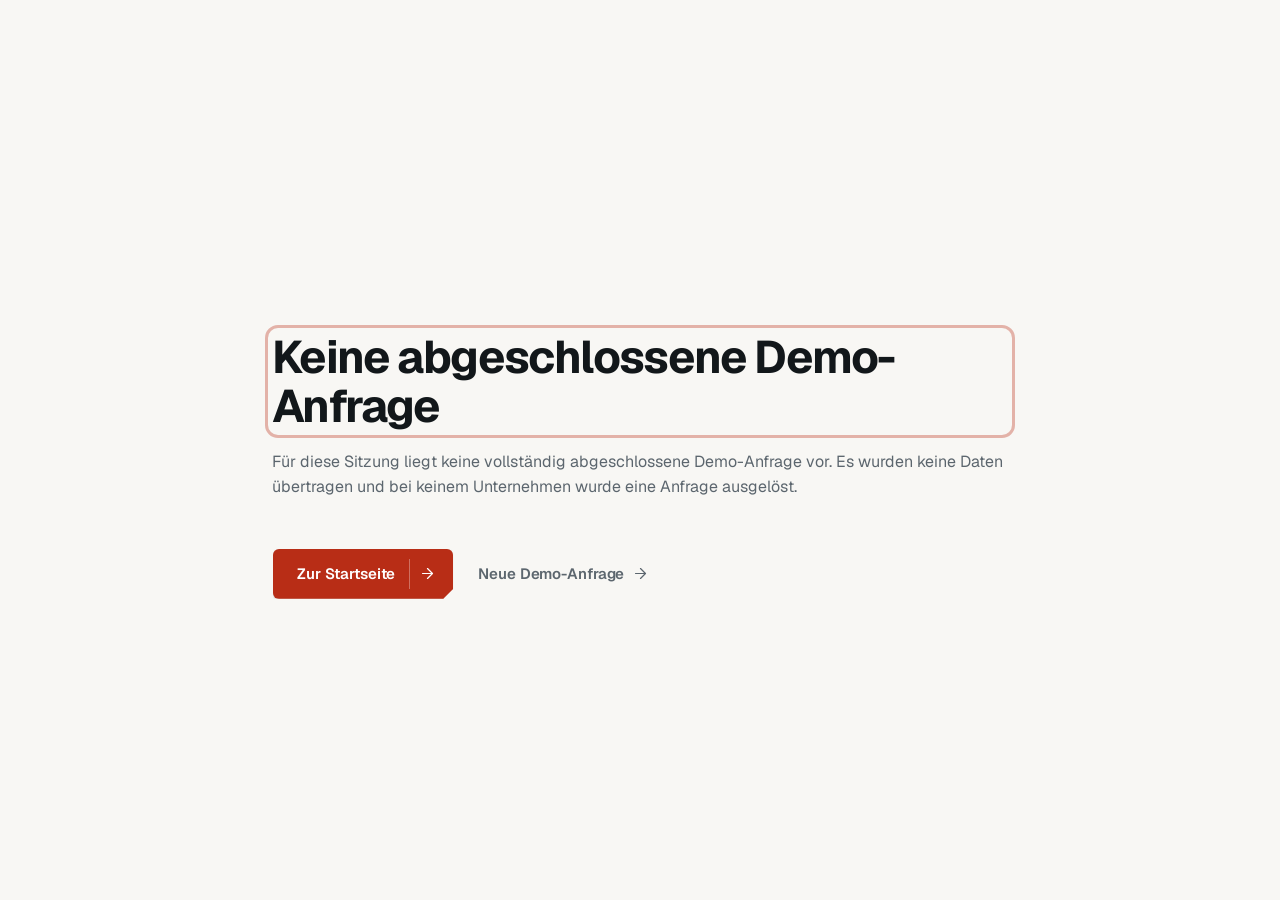
<file: anfrage/erhalten/index.html>
<!doctype html>
<html lang="de">
<head>
  <meta charset="utf-8">
  <meta name="viewport" content="width=device-width, initial-scale=1">
  <meta name="robots" content="noindex,nofollow">
  <title>Demo abgeschlossen | BrandschutzWerk</title>
  <meta name="description" content="Abschluss der Demo-Anfrage. In dieser Konzeptdemo werden keine Daten übermittelt.">
  <link rel="canonical" href="./">
  <meta property="og:title" content="Demo abgeschlossen | BrandschutzWerk">
  <meta property="og:description" content="Abschluss der Demo-Anfrage. In dieser Konzeptdemo werden keine Daten übermittelt.">
  <meta property="og:type" content="website">
  <meta property="og:locale" content="de_DE">
  <meta property="og:site_name" content="BrandschutzWerk">
  <meta property="og:url" content="https://silentsn3aker.github.io/brandschutzwerk-preview/anfrage/erhalten/">
  <meta property="og:image" content="https://silentsn3aker.github.io/brandschutzwerk-preview/assets/brand/og-card.jpg">
  <meta property="og:image:type" content="image/jpeg">
  <meta property="og:image:width" content="1200">
  <meta property="og:image:height" content="630">
  <meta property="og:image:alt" content="Vorschaukarte der BrandschutzWerk-Konzeptdemo: Schriftzug, Leitsatz „Im Ernstfall zählt, was Ihre Mitarbeiter wirklich können.“ und die Kennzeichnung Konzeptdemo.">
  <meta name="twitter:card" content="summary_large_image">
  <meta name="twitter:title" content="Demo abgeschlossen | BrandschutzWerk">
  <meta name="twitter:description" content="Abschluss der Demo-Anfrage. In dieser Konzeptdemo werden keine Daten übermittelt.">
  <meta name="twitter:image" content="https://silentsn3aker.github.io/brandschutzwerk-preview/assets/brand/og-card.jpg">
  <meta name="twitter:image:alt" content="Vorschaukarte der BrandschutzWerk-Konzeptdemo: Schriftzug, Leitsatz „Im Ernstfall zählt, was Ihre Mitarbeiter wirklich können.“ und die Kennzeichnung Konzeptdemo.">
  <meta name="theme-color" content="#0d1113">
  <link rel="icon" href="../../assets/brand/favicon.svg" type="image/svg+xml">
  <link rel="apple-touch-icon" href="../../assets/brand/apple-touch-icon.png">
  <link rel="preload" href="../../assets/fonts/geist-variable.woff2" as="font" type="font/woff2" crossorigin>
  <link rel="stylesheet" href="../../css/foundation/fonts.css">
  <link rel="stylesheet" href="../../css/foundation/tokens.css">
  <link rel="stylesheet" href="../../css/foundation/reset.css">
  <link rel="stylesheet" href="../../css/foundation/typography.css">
  <link rel="stylesheet" href="../../css/foundation/layout.css">
  <link rel="stylesheet" href="../../css/foundation/planes.css">
  <link rel="stylesheet" href="../../css/foundation/utilities.css">
  <link rel="stylesheet" href="../../css/foundation/motion.css">
  <link rel="stylesheet" href="../../css/components/icon.css">
  <link rel="stylesheet" href="../../css/components/button.css">
  <link rel="stylesheet" href="../../css/components/badge.css">
  <link rel="stylesheet" href="../../css/components/status-note.css">
  <link rel="stylesheet" href="../../css/components/stepper.css">
  <link rel="stylesheet" href="../../css/components/demo-mode.css">
  <link rel="stylesheet" href="../../css/patterns/section-heading.css">
  <link rel="stylesheet" href="../../css/patterns/process.css">
  <link rel="stylesheet" href="../../css/patterns/scene.css">
  <link rel="stylesheet" href="../../css/patterns/truth-rail.css">
  <link rel="stylesheet" href="../../css/patterns/stage-set.css">
  <link rel="stylesheet" href="../../css/pages/request.css">
  <script type="application/ld+json">
    {
      "@context": "https://schema.org",
      "@graph": [
        {
          "@type": "Organization",
          "@id": "https://silentsn3aker.github.io/brandschutzwerk-preview/#organization",
          "name": "BrandschutzWerk",
          "url": "https://silentsn3aker.github.io/brandschutzwerk-preview/",
          "description": "Praxisnahe Brandschutzhelfer-Ausbildung und Feuerlöschertraining direkt im Unternehmen.",
          "disambiguatingDescription": "Konzeptdemo. BrandschutzWerk ist derzeit kein werbendes Unternehmen. Leistungsumfang, Gruppengröße, Dauer, Preise, Einsatzregion und Rechtsform sind Beispielangaben dieser Demo und werden vor einem Marktstart festgelegt.",
          "logo": {
            "@type": "ImageObject",
            "url": "https://silentsn3aker.github.io/brandschutzwerk-preview/assets/brand/brand-mark.svg"
          }
        },
        {
          "@type": "WebSite",
          "@id": "https://silentsn3aker.github.io/brandschutzwerk-preview/#website",
          "url": "https://silentsn3aker.github.io/brandschutzwerk-preview/",
          "name": "BrandschutzWerk",
          "inLanguage": "de-DE",
          "publisher": {
            "@id": "https://silentsn3aker.github.io/brandschutzwerk-preview/#organization"
          }
        },
        {
          "@type": "ImageObject",
          "@id": "https://silentsn3aker.github.io/brandschutzwerk-preview/#sharecard",
          "url": "https://silentsn3aker.github.io/brandschutzwerk-preview/assets/brand/og-card.jpg",
          "width": 1200,
          "height": 630,
          "caption": "Vorschaukarte der BrandschutzWerk-Konzeptdemo: Schriftzug, Leitsatz „Im Ernstfall zählt, was Ihre Mitarbeiter wirklich können.“ und die Kennzeichnung Konzeptdemo."
        },
        {
          "@type": "WebPage",
          "@id": "https://silentsn3aker.github.io/brandschutzwerk-preview/anfrage/erhalten/#webpage",
          "url": "https://silentsn3aker.github.io/brandschutzwerk-preview/anfrage/erhalten/",
          "name": "Demo abgeschlossen | BrandschutzWerk",
          "description": "Abschluss der Demo-Anfrage. In dieser Konzeptdemo werden keine Daten übermittelt.",
          "inLanguage": "de-DE",
          "isPartOf": {
            "@id": "https://silentsn3aker.github.io/brandschutzwerk-preview/#website"
          },
          "about": {
            "@id": "https://silentsn3aker.github.io/brandschutzwerk-preview/#organization"
          },
          "primaryImageOfPage": {
            "@id": "https://silentsn3aker.github.io/brandschutzwerk-preview/#sharecard"
          },
          "breadcrumb": {
            "@id": "https://silentsn3aker.github.io/brandschutzwerk-preview/anfrage/erhalten/#breadcrumb"
          }
        },
        {
          "@type": "BreadcrumbList",
          "@id": "https://silentsn3aker.github.io/brandschutzwerk-preview/anfrage/erhalten/#breadcrumb",
          "itemListElement": [
            {
              "@type": "ListItem",
              "position": 1,
              "name": "Startseite",
              "item": "https://silentsn3aker.github.io/brandschutzwerk-preview/"
            },
            {
              "@type": "ListItem",
              "position": 2,
              "name": "Demo abgeschlossen"
            }
          ]
        }
      ]
    }
  </script>
</head>
<body class="page-shell" data-page="PAGE_REQUEST_SUCCESS" data-ui-event="NOT_COMPLETED" data-transport-event="NOT_OCCURRED" data-business-event="NOT_OCCURRED">
<svg xmlns="http://www.w3.org/2000/svg" style="display:none" aria-hidden="true">
<symbol id="icon-arrow-right" viewBox="0 0 24 24"><path d="M5 12h14"/><path d="m12 5 7 7-7 7"/></symbol>
<symbol id="icon-check" viewBox="0 0 24 24"><path d="M20 6 9 17l-5-5"/></symbol>
<symbol id="icon-lock" viewBox="0 0 24 24"><rect width="18" height="11" x="3" y="11" rx="2"/><path d="M7 11V7a5 5 0 0 1 10 0v4"/></symbol>
<symbol id="icon-calendar" viewBox="0 0 24 24"><path d="M8 2v4"/><path d="M16 2v4"/><rect width="18" height="18" x="3" y="4" rx="2"/><path d="M3 10h18"/></symbol>
<symbol id="icon-users" viewBox="0 0 24 24"><path d="M16 21v-2a4 4 0 0 0-4-4H6a4 4 0 0 0-4 4v2"/><circle cx="9" cy="7" r="4"/><path d="M22 21v-2a4 4 0 0 0-3-3.87"/><path d="M16 3.13a4 4 0 0 1 0 7.75"/></symbol>
<symbol id="icon-shield-check" viewBox="0 0 24 24"><path d="M20 13c0 5-3.5 7.5-7.66 8.95a1 1 0 0 1-.67-.01C7.5 20.5 4 18 4 13V6a1 1 0 0 1 1-1c2 0 4.5-1.2 6.24-2.72a1.17 1.17 0 0 1 1.52 0C14.51 3.81 17 5 19 5a1 1 0 0 1 1 1z"/><path d="m9 12 2 2 4-4"/></symbol>
<symbol id="icon-map-pin" viewBox="0 0 24 24"><path d="M20 10c0 6-8 12-8 12s-8-6-8-12a8 8 0 0 1 16 0"/><circle cx="12" cy="10" r="3"/></symbol>
</svg>
  <a class="skip-link" href="#main-content">Direkt zum Inhalt</a>

  <main id="main-content" class="success-shell" data-component="RequestSuccess">
    <div class="container success-container">

      <!-- SUCCESS_01_VISUAL -->
      <section class="success-visual" data-section-id="SUCCESS_01_VISUAL" data-success-completed-only hidden>
        <span class="success-check" data-success-check aria-hidden="true">
          <svg class="icon icon--lg"><use href="#icon-check"></use></svg>
        </span>
      </section>

      <!-- SUCCESS_02_COPY -->
      <section class="success-copy" data-section-id="SUCCESS_02_COPY">
        <h1 tabindex="-1" data-success-heading>Keine abgeschlossene Demo-Anfrage</h1>
        <p class="lead" data-success-completed-only data-success-transmitted="false" data-success-business-triggered="false" hidden>Die Demo wurde in dieser Browsersitzung vollständig durchgespielt. Damit ist ausschließlich der Ablauf in der Benutzeroberfläche abgeschlossen. Es wurden keine Daten übertragen und bei keinem Unternehmen wurde eine Anfrage ausgelöst.</p>
        <p class="success-empty" data-success-empty-state hidden>Für diese Sitzung liegt keine vollständig abgeschlossene Demo-Anfrage vor. Es wurden keine Daten übertragen und bei keinem Unternehmen wurde eine Anfrage ausgelöst.</p>
      </section>

      <!-- SUCCESS_03_PROGRESS -->
      <section class="success-progress" data-section-id="SUCCESS_03_PROGRESS" aria-labelledby="success-next-title" data-success-completed-only hidden>
        <h2 id="success-next-title">So würde es im Livebetrieb weitergehen</h2>
        <p>Die Anfrage wird geprüft. Anschließend werden Termin, Schulungsumfang und organisatorische Rahmenbedingungen persönlich abgestimmt.</p>
        <ol class="success-lifecycle" data-status="DEMO_PROCESS_MODEL">
          <li class="success-lifecycle__step" data-lifecycle-index="1">
            <span class="success-lifecycle__marker" aria-hidden="true">1</span>
            <span class="success-lifecycle__title">Anfrage übermitteln</span>
            <span class="success-lifecycle__meta">Angaben senden</span>
          </li>
          <li class="success-lifecycle__step" data-lifecycle-index="2">
            <span class="success-lifecycle__marker" aria-hidden="true">2</span>
            <span class="success-lifecycle__title">Prüfung</span>
            <span class="success-lifecycle__meta">Bedarf einschätzen</span>
          </li>
          <li class="success-lifecycle__step" data-lifecycle-index="3">
            <span class="success-lifecycle__marker" aria-hidden="true">3</span>
            <span class="success-lifecycle__title">Abstimmung</span>
            <span class="success-lifecycle__meta">Termin vereinbaren</span>
          </li>
          <li class="success-lifecycle__step" data-lifecycle-index="4">
            <span class="success-lifecycle__marker" aria-hidden="true">4</span>
            <span class="success-lifecycle__title">Schulung</span>
            <span class="success-lifecycle__meta">vor Ort durchführen</span>
          </li>
        </ol>
        <p class="status-note">Dieser Ablauf beschreibt ausschließlich die geplante Live-Version. Der Abschluss der Demo-Oberfläche hat weder eine Übermittlung noch einen Geschäftsvorgang ausgelöst.</p>
      </section>

      <!-- SUCCESS_04_RECAP -->
      <section class="success-recap" data-section-id="SUCCESS_04_RECAP" aria-labelledby="success-recap-title" data-success-completed-only hidden>
        <h2 id="success-recap-title">Ihre Angaben</h2>
        <dl class="success-recap__list" data-success-recap hidden></dl>
        <p class="success-recap__empty" data-success-recap-empty hidden>Für diese Sitzung liegen keine gespeicherten Angaben vor. Sie können die Demo-Anfrage jederzeit neu durchspielen.</p>
      </section>

      <!-- SUCCESS_05_CTA -->
      <section class="success-cta" data-section-id="SUCCESS_05_CTA">
        <a class="btn btn--primary" href="../../">Zur Startseite<svg class="icon btn__arrow" aria-hidden="true"><use href="#icon-arrow-right"></use></svg></a>
        <a class="link-cta" href="../" data-success-restart>Neue Demo-Anfrage<svg class="icon btn__arrow" aria-hidden="true"><use href="#icon-arrow-right"></use></svg></a>
      </section>

    </div>
  </main>

  <script type="module" src="../../js/core/app.js"></script>
</body>
</html>
</file>
<file: css/foundation/fonts.css>
/* FOUNDATION — self-hosted webfont delivery.

   The token font stack ("Geist", "Inter", Arial) promised Geist, but nothing
   ever loaded it: zero @font-face rules, zero font requests. Every visitor
   without a locally installed Geist silently rendered Arial, which collapses
   the 400–800 weight system and makes the negative display tracking look
   cramped instead of precise.

   One variable file (SIL OFL 1.1, license next to the file) covers the full
   100–900 weight range the typography system uses. The URL is relative to
   this stylesheet, so every page depth resolves it identically.
   font-display: swap keeps text readable during the single ~68KB download;
   Arial stays in the stack as the deliberate fallback. */

@font-face {
  font-family: "Geist";
  src: url("../../assets/fonts/geist-variable.woff2") format("woff2");
  font-weight: 100 900;
  font-style: normal;
  font-display: swap;
}
</file>
<file: css/foundation/tokens.css>
/* FOUNDATION — design tokens
   Generated from project/v2/machine/token-registry.json.
   The registry is the authority; this file must stay in sync with it.
   No page or component stylesheet may redefine a token.

   PALETTE: "Steel to Ember".
   The colour system runs one axis, from cold structure to heat, and the heat is
   semantic rather than decorative. Steel carries structure and metadata, ember
   marks a question the business still has to answer, flame marks something that
   is actually required, and the escape green is the German escape-route colour
   doing the job it does on a real building: this part is settled, go here.
   That maps the palette onto the duty vocabulary the utilities already publish
   (Erforderlich / Empfohlen / Zu klären) instead of inventing a second one. */

:root {
  /* --- Colour: ink planes ---
     Three depths, not one flat dark. Sections choose a plane; the plane owns
     its own text colours so no page stylesheet has to restate them. */
  --color-ink: #0d1113;
  --color-ink-raised: #161b1f;
  --color-ink-veil: #202830;

  /* --- Colour: paper planes ---
     Warm limestone rather than paper white. The previous #f7f7f5 / #ffffff pair
     differed by ~3% luminance, which read as one uninterrupted plane across a
     12000px page; these three are far enough apart to actually group content. */
  --color-bg: #eceae4;
  --color-surface: #f8f7f4;
  --color-surface-sunken: #e2ded5;
  /* Smoked: a steel-cooled light plane. The route rhythm had ink, then several
     interchangeable bright surfaces, then ink again — which read as one long
     white middle. This is the third light value, cool where limestone is warm,
     so a light section can change material without changing brightness.

     #e4e3df is the lightest value that is still visibly a different material
     and the darkest at which every signal colour keeps 4.5:1 as ordinary body
     text. A first attempt at #dcdcd8 read better but put muted text at 4.27:1;
     a full section background has to carry the ordinary muted tone, unlike the
     sunken inset which has --color-text-strong-muted for exactly that reason. */
  --color-smoked: #e4e3df;

  /* --- Colour: legacy dark aliases ---
     Kept because the authority section pattern and the footer already bind to
     them. They now resolve into the ink plane. */
  --color-dark: #0d1113;
  --color-dark-soft: #161b1f;

  /* --- Colour: text --- */
  --color-text: #12171a;
  --color-text-muted: #5c666e;
  /* Muted text that has to clear 4.5:1 on a tinted (not white) background.
     #5c666e manages 5.9:1 on --color-surface but only 4.4:1 on the sunken
     tint, so grouped detail on an inset surface uses this one instead. */
  --color-text-strong-muted: #4d565e;
  --color-text-on-dark: #eeece7;
  /* The dark plane needs its own muted voice. Reusing --color-text-muted on ink
     lands at 3.1:1 and fails. */
  --color-text-muted-on-dark: #9aa6b0;

  /* --- Colour: signal ---
     One heat axis. flame = required, ember = open question, escape = settled.
     Nothing else in the system is allowed to be red, orange or green.

     Every value here clears 4.5:1 as text on the darkest paper plane
     (--color-surface-sunken), because all three are used as small text and not
     only as fills. The luminous versions of the same three live in the
     *-on-dark tokens, where the ink plane makes them legible and the paper
     values would go muddy. A brighter flame was tried first and measured
     4.07:1 on --color-bg. */
  --color-brand: #b82d16;
  --color-brand-hover: #a82813;
  --color-brand-soft: #fbeae5;
  --color-brand-on-dark: #f2603f;
  --color-attention: #8a4c0e;
  --color-attention-on-dark: #e0912f;
  --color-success: #16653e;
  --color-success-on-dark: #4fbb85;
  --color-error: #b42318;

  /* Steel is the technical voice: metadata, phase labels, rules, trace lines.
     It is never used for prose. */
  --color-steel: #586470;
  --color-steel-on-dark: #7d8b98;

  /* --- Colour: borders --- */
  --color-border: #d8d3c9;
  --color-border-strong: #bab4a7;
  --color-border-on-dark: rgba(238, 236, 231, .14);
  --color-border-on-dark-strong: rgba(238, 236, 231, .26);

  /* --- Glass ---
     One recipe, used as a material for floating planes only: the header island,
     the hero evidence panel, the tool result surface and the source drawer.
     Not a card treatment. */
  --glass-bg-light: rgba(248, 247, 244, .62);
  --glass-bg-dark: rgba(24, 30, 35, .46);
  /* Ember glass carries the scene's warmth into the pane instead of reading as
     neutral frosted plastic. Environmental colour is what separates glass from
     a translucent rectangle. */
  --glass-bg-ember: rgba(46, 32, 26, .44);
  --glass-blur: 30px;
  --glass-saturate: 1.85;
  --glass-border-light: rgba(255, 255, 255, .62);
  --glass-border-dark: rgba(238, 236, 231, .18);
  --glass-highlight: rgba(255, 255, 255, .72);
  /* The tint sits over the blur so a pane picks up ember from what is behind it
     even where the backdrop is flat. */
  --glass-tint-ember: rgba(217, 122, 30, .10);
  --glass-tint-steel: rgba(120, 140, 160, .08);

  /* --- Atmosphere ---
     Large, very soft light fields behind content planes. They carry depth on
     the ink plane where a flat dark rectangle would look like a black box. */
  --atmos-ember: rgba(217, 122, 30, .18);
  --atmos-flame: rgba(212, 51, 24, .16);
  --atmos-steel: rgba(111, 124, 136, .16);

  /* --- Typography --- */
  --font-sans: "Geist", "Inter", Arial, sans-serif;
  --font-mono: ui-monospace, "Cascadia Mono", "SF Mono", Consolas, monospace;
  --font-size-xs: 0.8125rem;
  --font-size-sm: 0.875rem;
  --font-size-base: 1rem;
  --font-size-lg: 1.125rem;
  --font-size-xl: 1.5rem;
  /* Lead paragraph and h4 close the hole in the old scale, where h2 landed at
     44px and h3 at 18px with nothing in between. */
  --font-size-lead: clamp(1.15rem, 1.5vw, 1.4rem);
  --font-size-h4: clamp(1.05rem, 1.15vw, 1.2rem);
  --font-size-h3: clamp(1.35rem, 1.9vw, 1.7rem);
  --font-size-h2: clamp(2rem, 3.6vw, 3.1rem);
  --font-size-h1: clamp(2.6rem, 5.2vw, 4.25rem);
  /* The hero says one thing at full voice. */
  --font-size-display: clamp(3.1rem, 7.6vw, 6.75rem);
  /* Chapter numerals sit behind content as structure, not as ornament. */
  --font-size-chapter: clamp(4rem, 11vw, 10rem);

  --tracking-display: -0.045em;
  --tracking-tight: -0.022em;
  --tracking-label: 0.14em;

  /* --- Spacing --- */
  --space-1: 0.5rem;
  --space-2: 1rem;
  --space-3: 1.5rem;
  --space-4: 2rem;
  --space-5: 3rem;
  --space-6: 4rem;
  --space-7: 5rem;
  --space-8: 6rem;
  --space-9: 7rem;
  --space-10: 8rem;

  /* --- Layout --- */
  --container: 77.5rem;
  --page-padding-desktop: 2rem;
  --page-padding-tablet: 1.5rem;
  --page-padding-mobile: 1.25rem;
  --grid-gap: 1.5rem;
  --header-height: 4.75rem;

  /* --- Radius ---
     Squarer than before. The old 1.125rem card radius plus a 0.75rem button
     radius read as consumer software; this system is closer to technical
     documentation, and the only generous radius left is the floating island. */
  --radius-sm: 0.375rem;
  --radius-input: 0.5rem;
  --radius-button: 0.5rem;
  --radius-card: 0.75rem;
  --radius-image: 1rem;
  --radius-island: 1.25rem;

  /* --- Shadow ---
     A depth ladder rather than one card shadow: raised sits on the page, float
     leaves it, deep belongs to glass and overlays. */
  --shadow-card: 0 1px 2px rgba(13, 17, 19, .04), 0 8px 24px rgba(13, 17, 19, .05);
  --shadow-raised: 0 2px 4px rgba(13, 17, 19, .05), 0 12px 32px -8px rgba(13, 17, 19, .10);
  --shadow-float: 0 8px 16px -6px rgba(13, 17, 19, .12), 0 24px 56px -16px rgba(13, 17, 19, .18);
  --shadow-deep: 0 18px 50px -12px rgba(8, 11, 13, .45);

  /* --- Motion ---
     Four levels. M1 is feedback, M2 is a component changing state, M3 is a
     narrative reveal, and the stage duration belongs to a section that takes
     over the viewport. Intensity is meant to track importance, so M3 is rare. */
  --motion-micro: 140ms;
  --motion-fast: 200ms;
  --motion-base: 320ms;
  --motion-reveal: 620ms;
  --motion-stage: 900ms;
  --ease-standard: cubic-bezier(.2, .8, .2, 1);
  --ease-entrance: cubic-bezier(.16, 1, .3, 1);
  --ease-exit: cubic-bezier(.7, 0, .84, 0);

  /* --- Focus, control sizing and z-index layers ---
     Not in the source token list; declared here as foundation contract so no
     component invents its own focus ring, target size or stacking value. */
  --focus-ring-width: 3px;
  --focus-ring-color: rgba(184, 45, 22, .34);
  --focus-ring-offset: 3px;
  --control-min-target: 44px;
  --control-height: 3.25rem;
  --z-base: 1;
  --z-sticky-cta: 90;
  --z-drawer: 99;
  --z-header: 100;
  --z-inspector: 999;
  --z-overlay: 1000;
  --z-skip-link: 2000;
}
</file>
<file: css/foundation/typography.css>
body {
  font-family: var(--font-sans);
  font-size: var(--font-size-base);
  line-height: 1.6;
  color: var(--color-text);
  background: var(--color-bg);
  text-rendering: optimizeLegibility;
  -webkit-font-smoothing: antialiased;
}

h1, h2, h3, h4 {
  letter-spacing: -.035em;
  line-height: 1.08;
  /* German compounds (Datenschutzhinweise, Teilnahmebescheinigung) exceed
     narrow viewports; wrapping is a foundation contract, not a page fix.
     overflow-wrap is the actual overflow guard — it breaks only a word that
     cannot fit a line at all.

     Display headings do NOT auto-hyphenate. `hyphens: auto` used to apply here
     too and broke headlines mid word on words that fit unaided
     ("aus ei-nem Handbuch" at 1440, "Mitarbei-ter" at 390), which reads as a
     typographic defect rather than a safety net. Body copy is left at the
     browser default and may opt into hyphenation where it genuinely helps. */
  overflow-wrap: break-word;
  hyphens: manual;
}
h1 { font-size: var(--font-size-h1); font-weight: 700; }
h2 { font-size: var(--font-size-h2); font-weight: 680; }
h3 { font-size: var(--font-size-h3); font-weight: 650; }
h4 { font-size: var(--font-size-lg); font-weight: 650; line-height: 1.3; letter-spacing: -.01em; }

p { color: var(--color-text-muted); }
.surface-authority p { color: rgba(248, 249, 250, .72); }

/* Display: the presentation overlay headline. Deliberately not an <h1> so no
   page ever renders a second document-level heading (V1 defect). */
.type-display {
  margin: 0 0 1.75rem;
  color: #fff;
  font-size: clamp(3rem, 7vw, 5.5rem);
  font-weight: 700;
  line-height: .98;
  letter-spacing: -.055em;
}

/* The eyebrow follows its plane. It used to take --color-brand with a hardcoded
   lift for .surface-authority only; once sections could also be .plane-ink or
   .plane-deep, the paper flame stayed on the ink plane and measured 2.83:1.
   Reading the plane context instead of naming one surface class fixes it for
   every plane there will ever be. */
.eyebrow {
  margin-bottom: 1rem;
  color: var(--ctx-brand, var(--color-brand));
  font-size: var(--font-size-xs);
  font-weight: 700;
  letter-spacing: .11em;
  text-transform: uppercase;
}

.lead, .text-large { font-size: var(--font-size-lg); line-height: 1.55; max-width: 620px; }
.text-small { font-size: var(--font-size-sm); }
.text-muted { color: var(--color-text-muted); }
.text-brand { color: var(--color-brand); }

.label {
  display: block;
  color: var(--color-text);
  font-size: var(--font-size-sm);
  font-weight: 650;
}

.caption { color: var(--color-text-muted); font-size: var(--font-size-xs); line-height: 1.45; }
</file>
<file: css/foundation/layout.css>
/* FOUNDATION — container, grid, sections, surfaces */

.container {
  width: min(calc(100% - (var(--page-padding-desktop) * 2)), var(--container));
  margin-inline: auto;
}

.grid-12 {
  display: grid;
  grid-template-columns: repeat(12, minmax(0, 1fr));
  gap: var(--grid-gap);
}

.text-column { max-width: 47.5rem; }

.stack > * + * { margin-top: var(--stack-space, 1.5rem); }
.stack--tight { --stack-space: .5rem; }
.stack--loose { --stack-space: 2.5rem; }

.section { padding-block: var(--space-9); }
.section--large { padding-block: var(--space-10); }
.section--compact { padding-block: var(--space-7); }

.surface-editorial { background: var(--color-bg); }
.surface-functional { background: var(--color-surface); }
.surface-authority { background: var(--color-dark); color: var(--color-text-on-dark); }
.surface-authority h1, .surface-authority h2,
.surface-authority h3, .surface-authority h4 { color: var(--color-text-on-dark); }

/* No overflow containment here any more. `overflow-x: clip` was a belt against
   laterally entering reveals; that overflow is fixed at its source — the lateral
   reveals become vertical below 1024px and travel inside the container above it
   — so the belt guards a condition that no longer occurs. Verified at 1440,
   1024, 768, 390 and 320 across all four routes: no horizontal overflow without
   it, and one fewer overflow container in the tree. */
.page-shell { min-height: 100vh; display: flex; flex-direction: column; }
.page-shell main { flex: 1; }

@media (max-width: 1023px) {
  .container { width: min(calc(100% - (var(--page-padding-tablet) * 2)), var(--container)); }
  .grid-12 { grid-template-columns: repeat(8, minmax(0, 1fr)); gap: 1.25rem; }
  .section { padding-block: var(--space-8); }
  .section--large { padding-block: var(--space-8); }
}

@media (max-width: 767px) {
  .container { width: calc(100% - (var(--page-padding-mobile) * 2)); }
  .grid-12 { grid-template-columns: repeat(4, minmax(0, 1fr)); gap: 1rem; }
  .section, .section--large { padding-block: var(--space-6); }
  .section--compact { padding-block: 3.5rem; }
}
</file>
<file: css/foundation/planes.css>
/* FOUNDATION — tonal planes, atmosphere and depth.

   The old page rhythm alternated --color-bg and --color-surface, which differed
   by about 3% luminance. Across a 12000px route that reads as one uninterrupted
   light field, so section boundaries carried no meaning and every group had to
   earn its separation with a border. That is where the card soup came from.

   This file replaces that with three real planes — paper, ink and deep — and
   makes a plane change a narrative event rather than a background swap.

   CONTEXT PROPERTIES
   Tokens may not be redefined outside the generated foundation, so a plane
   cannot restate --color-text-muted for its subtree. Instead each plane
   publishes a --ctx-* context: the plane resolves tokens once, and anything
   built for both planes reads the context instead of picking a token. --ctx-* is
   a local pattern, never a token, and never appears in the registry. */

.plane {
  position: relative;
  isolation: isolate;
  background: var(--ctx-bg);
  color: var(--ctx-text);
}

/* --- Paper: the reading plane --- */
.plane-paper,
.surface-editorial {
  --ctx-bg: var(--color-bg);
  --ctx-surface: var(--color-surface);
  --ctx-sunken: var(--color-surface-sunken);
  --ctx-text: var(--color-text);
  --ctx-text-muted: var(--color-text-muted);
  --ctx-text-inset: var(--color-text-strong-muted);
  --ctx-steel: var(--color-steel);
  --ctx-border: var(--color-border);
  --ctx-border-strong: var(--color-border-strong);
  --ctx-brand: var(--color-brand);
  --ctx-attention: var(--color-attention);
  --ctx-success: var(--color-success);
  --ctx-glass-bg: var(--glass-bg-light);
  --ctx-glass-border: var(--glass-border-light);
  background: var(--ctx-bg);
  color: var(--ctx-text);
}

/* Raised paper. Functional sections that should feel one step closer. */
.plane-raised,
.surface-functional {
  --ctx-bg: var(--color-surface);
  --ctx-surface: var(--color-bg);
  --ctx-sunken: var(--color-surface-sunken);
  --ctx-text: var(--color-text);
  --ctx-text-muted: var(--color-text-muted);
  --ctx-text-inset: var(--color-text-strong-muted);
  --ctx-steel: var(--color-steel);
  --ctx-border: var(--color-border);
  --ctx-border-strong: var(--color-border-strong);
  --ctx-brand: var(--color-brand);
  --ctx-attention: var(--color-attention);
  --ctx-success: var(--color-success);
  --ctx-glass-bg: var(--glass-bg-light);
  --ctx-glass-border: var(--glass-border-light);
  background: var(--ctx-bg);
  color: var(--ctx-text);
}

/* --- Ink: the immersive plane --- */
.plane-ink,
.surface-authority {
  --ctx-bg: var(--color-ink-raised);
  --ctx-surface: var(--color-ink-veil);
  --ctx-sunken: var(--color-ink);
  --ctx-text: var(--color-text-on-dark);
  --ctx-text-muted: var(--color-text-muted-on-dark);
  --ctx-text-inset: var(--color-text-muted-on-dark);
  --ctx-steel: var(--color-steel-on-dark);
  --ctx-border: var(--color-border-on-dark);
  --ctx-border-strong: var(--color-border-on-dark-strong);
  --ctx-brand: var(--color-brand-on-dark);
  --ctx-attention: var(--color-attention-on-dark);
  --ctx-success: var(--color-success-on-dark);
  --ctx-glass-bg: var(--glass-bg-dark);
  --ctx-glass-border: var(--glass-border-dark);
  background: var(--ctx-bg);
  color: var(--ctx-text);
}

/* --- Deep: the closing plane. Footer and final CTA only. --- */
.plane-deep {
  --ctx-bg: var(--color-ink);
  --ctx-surface: var(--color-ink-raised);
  --ctx-sunken: var(--color-ink);
  --ctx-text: var(--color-text-on-dark);
  --ctx-text-muted: var(--color-text-muted-on-dark);
  --ctx-text-inset: var(--color-text-muted-on-dark);
  --ctx-steel: var(--color-steel-on-dark);
  --ctx-border: var(--color-border-on-dark);
  --ctx-border-strong: var(--color-border-on-dark-strong);
  --ctx-brand: var(--color-brand-on-dark);
  --ctx-attention: var(--color-attention-on-dark);
  --ctx-success: var(--color-success-on-dark);
  --ctx-glass-bg: var(--glass-bg-dark);
  --ctx-glass-border: var(--glass-border-dark);
  background: var(--ctx-bg);
  color: var(--ctx-text);
}

/* Headings follow the plane. The authority pattern already did this for its own
   subtree; every plane now gets it, so nothing has to restate a heading colour
   on a per-section basis. */
.plane-ink h1, .plane-ink h2, .plane-ink h3, .plane-ink h4,
.plane-deep h1, .plane-deep h2, .plane-deep h3, .plane-deep h4,
.surface-authority h1, .surface-authority h2,
.surface-authority h3, .surface-authority h4 { color: var(--ctx-text); }

.plane-ink a:not([class]), .plane-deep a:not([class]),
.surface-authority a:not([class]) { color: var(--ctx-brand); }

/* ------------------------------------------------------------------ atmosphere

   A flat dark rectangle looks like a black box. Two very large, very soft
   radial fields give the ink planes somewhere to recede to. They are painted
   behind content, never animated on the main thread, and they carry no meaning
   — remove them and nothing becomes unreadable. */

.plane-ink::before,
.plane-deep::before {
  content: "";
  position: absolute;
  inset: 0;
  z-index: -1;
  pointer-events: none;
  background:
    radial-gradient(60% 55% at 12% 0%, var(--atmos-ember), transparent 70%),
    radial-gradient(50% 60% at 92% 30%, var(--atmos-flame), transparent 72%);
  opacity: .9;
}

/* A steel field for the paper plane, used only where a section has to feel like
   it has air behind it rather than paint. */
.plane-atmosphere-steel::after {
  content: "";
  position: absolute;
  inset: 0;
  z-index: -1;
  pointer-events: none;
  background: radial-gradient(45% 60% at 85% 10%, var(--atmos-steel), transparent 70%);
}

/* ------------------------------------------------------------------- material

   One glass recipe. It belongs to floating planes only: the header island, the
   hero evidence panel, a tool result surface and the source drawer. It is not a
   card treatment, and applying it to a list of items is the failure mode this
   comment exists to prevent.

   The solid --ctx-surface background is painted first and stays visible where
   backdrop-filter is unsupported, so the fallback is opaque rather than
   transparent-and-unreadable. */

.glass {
  position: relative;
  isolation: isolate;
  background: var(--ctx-surface);
  border: 1px solid var(--ctx-glass-border);
  border-radius: var(--radius-card);
  box-shadow: var(--shadow-deep);
}

@supports (backdrop-filter: blur(1px)) or (-webkit-backdrop-filter: blur(1px)) {
  .glass {
    background: var(--ctx-glass-bg);
    -webkit-backdrop-filter: blur(var(--glass-blur)) saturate(var(--glass-saturate));
    backdrop-filter: blur(var(--glass-blur)) saturate(var(--glass-saturate));
  }
}

/* Two edges make the pane. The top hairline is the light striking the upper
   edge; the inner wash is the environment bleeding through the material. A
   translucent rectangle has neither, which is why timid glass reads as a grey
   box instead of a pane. */
.glass::before {
  content: "";
  position: absolute;
  inset: 0 0 auto 0;
  height: 1px;
  border-radius: inherit;
  background: linear-gradient(90deg, transparent 8%, var(--glass-highlight), transparent 92%);
  pointer-events: none;
}
.glass::after {
  content: "";
  position: absolute;
  inset: 0;
  z-index: -1;
  border-radius: inherit;
  background:
    linear-gradient(160deg, var(--glass-tint-steel), transparent 55%),
    radial-gradient(120% 90% at 85% 110%, var(--glass-tint-ember), transparent 60%);
  pointer-events: none;
}

.plane-ink .glass::before,
.plane-deep .glass::before { opacity: .45; }

/* Ember variant: for panes floating in a warm scene — the hero evidence panel
   and the training fact surface. The pane keeps the scene's temperature. */
.glass--ember { border-color: var(--glass-border-dark); }
@supports (backdrop-filter: blur(1px)) or (-webkit-backdrop-filter: blur(1px)) {
  .glass--ember { background: var(--glass-bg-ember); }
}
.glass--ember::after {
  background:
    linear-gradient(200deg, var(--glass-tint-ember), transparent 50%),
    radial-gradient(130% 100% at 15% -10%, var(--glass-tint-ember), transparent 55%);
}

/* ---------------------------------------------------------------- structure */

/* Mono metadata. The technical voice: eyebrows, phase markers, units, counts. */
.label-technical {
  font-family: var(--font-mono);
  font-size: var(--font-size-xs);
  font-weight: 500;
  letter-spacing: var(--tracking-label);
  text-transform: uppercase;
  color: var(--ctx-steel);
}

/* Oversized chapter numeral. Structure, not ornament: it only appears where the
   content genuinely is a numbered sequence, which on this site means the
   lifecycle stages and the request steps. */
.chapter-numeral {
  font-family: var(--font-mono);
  font-size: var(--font-size-chapter);
  font-weight: 200;
  line-height: .8;
  letter-spacing: var(--tracking-display);
  color: var(--ctx-text);
  opacity: .07;
  pointer-events: none;
  user-select: none;
}

.plane-ink .chapter-numeral,
.plane-deep .chapter-numeral { opacity: .1; }

/* A rule that carries heat. Used to open a chapter. */
.rule-ember {
  height: 2px;
  border: 0;
  background: linear-gradient(90deg, var(--ctx-brand), var(--ctx-attention) 45%, transparent);
}

/* ------------------------------------------------------- section transitions

   Chapters, not section boundaries. A plane change is announced by a clipped
   leading edge so the incoming plane reads as a sheet sliding over the previous
   one. Applied at three narrative boundaries per route at most — every boundary
   getting an effect is the same monotony in a different costume. */

.plane-edge-rise {
  clip-path: polygon(0 2.5rem, 100% 0, 100% 100%, 0 100%);
  margin-top: -2.5rem;
  padding-top: calc(var(--space-9) + 2.5rem);
}

.plane-edge-fall {
  clip-path: polygon(0 0, 100% 0, 100% calc(100% - 2.5rem), 0 100%);
  padding-bottom: calc(var(--space-9) + 2.5rem);
}

@media (max-width: 767px) {
  .plane-edge-rise { clip-path: polygon(0 1.25rem, 100% 0, 100% 100%, 0 100%); margin-top: -1.25rem; }
  .plane-edge-fall { clip-path: polygon(0 0, 100% 0, 100% calc(100% - 1.25rem), 0 100%); }
}

/* The atmosphere fields are decoration with a real paint cost. Under reduced
   motion they stay — they do not move — but the parallax layer that reads them
   is switched off elsewhere. */

/* --- Smoked: the cool light plane ---
   Limestone is warm, smoked is cool, and both are light. A route can now change
   material in the middle of its bright stretch instead of running one
   undifferentiated white from the hero to the closing scene. Text values are
   identical to paper, so nothing about legibility changes with the material. */
.plane-smoked {
  --ctx-bg: var(--color-smoked);
  --ctx-surface: var(--color-bg);
  --ctx-sunken: var(--color-surface-sunken);
  --ctx-text: var(--color-text);
  --ctx-text-muted: var(--color-text-muted);
  --ctx-text-inset: var(--color-text-strong-muted);
  --ctx-steel: var(--color-steel);
  --ctx-border: var(--color-border);
  --ctx-border-strong: var(--color-border-strong);
  --ctx-brand: var(--color-brand);
  --ctx-attention: var(--color-attention);
  --ctx-success: var(--color-success);
  --ctx-glass-bg: var(--glass-bg-light);
  --ctx-glass-border: var(--glass-border-light);
  background: var(--ctx-bg);
  color: var(--ctx-text);
}
/* A steel breath across the plane, so the surface has grain rather than paint. */
.plane-smoked::after {
  content: "";
  position: absolute;
  inset: 0;
  z-index: -1;
  pointer-events: none;
  background: radial-gradient(60% 70% at 80% 0%, var(--atmos-steel), transparent 72%);
}

/* --- Light planes need something to refract ---------------------------------

   A perfectly flat bright section gives backdrop-filter nothing to show, so the
   adaptive light header reads as an opaque bar however translucent it actually
   is. A very soft steel field near the top of each light plane gives the glass
   something to blur. It is felt rather than noticed: no visible blob, no
   gradient decoration, and nothing in it carries meaning. */

.plane-paper::after,
.plane-raised::after,
.surface-editorial::after,
.surface-functional::after {
  content: "";
  position: absolute;
  inset: 0;
  z-index: -1;
  pointer-events: none;
  background:
    radial-gradient(70% 40% at 78% -5%, var(--atmos-steel), transparent 70%),
    radial-gradient(50% 30% at 10% 0%, var(--glass-tint-ember), transparent 75%);
  opacity: .7;
}
/* The plane classes already isolate; the legacy surface aliases need it too so
   the field stays behind their content. */
.surface-editorial,
.surface-functional { position: relative; isolation: isolate; }
</file>
<file: css/foundation/utilities.css>
/* FOUNDATION — utilities
   Deliberately small. This is not a utility framework. */

.sr-only {
  position: absolute;
  width: 1px; height: 1px;
  padding: 0; margin: -1px;
  overflow: hidden;
  clip: rect(0, 0, 0, 0);
  white-space: nowrap;
  border: 0;
}

.skip-link {
  position: fixed;
  z-index: var(--z-skip-link);
  top: .75rem;
  left: .75rem;
  padding: .75rem 1rem;
  border-radius: var(--radius-button);
  background: var(--color-text);
  color: #fff;
  transform: translateY(-200%);
  transition: transform var(--motion-fast) var(--ease-standard);
}
.skip-link:focus { transform: translateY(0); }

[hidden] { display: none !important; }
</file>
<file: css/foundation/motion.css>
/* FOUNDATION — motion system.

   Motion here is a grammar, not an effect. The rule is that motion intensity
   tracks information importance, so the reveal an element gets tells you what
   kind of thing it is:

     headline        masked vertical reveal, crisp finish, no fade   M3
     supporting copy short upward reveal                             M3 short
     fact / proof    lateral entrance, from the side it belongs on   M3 short
     call to action  last and shortest                               M2
     source / note   opacity only, almost nothing                    M1

   The previous system used one opacity-and-16px-translate for all of it, which
   is why the page read as decorated rather than choreographed.

   Levels: M1 feedback (--motion-micro/fast), M2 component state
   (--motion-base), M3 narrative reveal (--motion-reveal), M4 scroll-linked
   ambient movement, which is driven from js/core/motion.js and never from a
   scroll event handler that writes layout. */

/* ------------------------------------------------------------ M3 · reveals */

.reveal {
  opacity: 0;
  transform: translateY(22px);
  transition: opacity var(--motion-reveal) var(--ease-entrance),
              transform var(--motion-reveal) var(--ease-entrance);
}
.reveal.is-visible { opacity: 1; transform: none; }

/* Headline. The type is clipped rather than faded, so it arrives at full weight
   instead of resolving out of grey — a fade on large display type is the single
   clearest tell of a generic reveal system. */
.reveal--mask {
  opacity: 1;
  clip-path: inset(-0.25em 0 100% 0);
  transform: translateY(.32em);
  transition: clip-path var(--motion-stage) var(--ease-entrance),
              transform var(--motion-stage) var(--ease-entrance);
}
.reveal--mask.is-visible {
  clip-path: inset(-0.25em 0 -0.25em 0);
  transform: none;
}

/* Evidence enters from the side it sits on, so the composition assembles
   inward instead of everything drifting up together. */
.reveal--from-start { transform: translateX(-32px); }
.reveal--from-end { transform: translateX(32px); }
.reveal--from-start.is-visible,
.reveal--from-end.is-visible { transform: none; }

/* The lateral entrance is a desktop device and stops at the same breakpoint the
   grid does. Below 1024px the layout is already single column, so there is no
   "side it sits on" for evidence to arrive from — and the 32px offset becomes a
   real horizontal overflow, because every not-yet-revealed element below the
   fold sits outside the viewport and widens the scroll area. That is a
   responsive regression rather than a cosmetic one, so the cause is removed
   here rather than clipped further up. */
@media (max-width: 1023px) {
  .reveal--from-start,
  .reveal--from-end { transform: translateY(22px); }
}

/* The action is last and quickest: it should feel like it was already there. */
.reveal--cta {
  transform: translateY(10px);
  transition: opacity var(--motion-base) var(--ease-standard),
              transform var(--motion-base) var(--ease-standard);
}

/* A source disclosure is the lowest-value movement on the page. */
.reveal--quiet {
  transform: none;
  transition: opacity var(--motion-base) var(--ease-standard);
}

.reveal-image {
  opacity: 0;
  clip-path: inset(0 0 0 0);
  transform: scale(1.04);
  transition: opacity var(--motion-reveal) var(--ease-entrance),
              transform var(--motion-stage) var(--ease-entrance);
}
.reveal-image.is-visible { opacity: 1; transform: none; }

/* Declarative stagger. Never inline styles. Chain capped at 5 per the source
   motion contract. */
.reveal[data-delay="1"], .reveal-image[data-delay="1"] { transition-delay: 80ms; }
.reveal[data-delay="2"], .reveal-image[data-delay="2"] { transition-delay: 160ms; }
.reveal[data-delay="3"], .reveal-image[data-delay="3"] { transition-delay: 240ms; }
.reveal[data-delay="4"], .reveal-image[data-delay="4"] { transition-delay: 320ms; }
.reveal[data-delay="5"], .reveal-image[data-delay="5"] { transition-delay: 400ms; }

/* --------------------------------------------------------- M4 · scroll-linked

   One custom property, written by js/core/motion.js from a rAF loop, read here.
   Nothing else may animate on scroll. Transform only — no top, no margin, no
   width — so the compositor does the work and the main thread stays free. */

.parallax-layer {
  will-change: transform;
  transform: translate3d(0, calc(var(--parallax, 0) * 1px), 0);
}
.parallax-layer--deep { transform: translate3d(0, calc(var(--parallax, 0) * 2.2px), 0); }
.parallax-layer--near { transform: translate3d(0, calc(var(--parallax, 0) * -.6px), 0); }

/* ----------------------------------------------------------- M2 · transitions

   A surface that changes what it says rather than being replaced. Used by the
   Bedarfscheck and the Auffrischungscheck, where the result plane persists and
   the content inside it morphs. The outgoing state is removed from the
   accessibility tree by the component, not hidden by opacity alone, so a
   screen reader never reads a stale answer. */

.morph-surface {
  transition: background-color var(--motion-base) var(--ease-standard),
              border-color var(--motion-base) var(--ease-standard),
              box-shadow var(--motion-base) var(--ease-standard);
}

.morph-content {
  animation: morph-in var(--motion-base) var(--ease-entrance) both;
}

@keyframes morph-in {
  from { opacity: 0; transform: translateY(8px); }
  to { opacity: 1; transform: none; }
}

/* Directional step transition for the request flow. Forward comes from the
   right, back from the left, matching the direction of travel. */
.slide-step { animation: slide-from-end var(--motion-base) var(--ease-entrance) both; }
[data-direction="back"] .slide-step { animation-name: slide-from-start; }

@keyframes slide-from-end {
  from { opacity: 0; transform: translateX(28px); }
  to { opacity: 1; transform: none; }
}
@keyframes slide-from-start {
  from { opacity: 0; transform: translateX(-28px); }
  to { opacity: 1; transform: none; }
}

/* ------------------------------------------------------------- M1 · feedback */

.motion-lift { transition: translate var(--motion-fast) var(--ease-standard); }
.reveal.motion-lift {
  transition: opacity var(--motion-reveal) var(--ease-entrance),
              transform var(--motion-reveal) var(--ease-entrance),
              translate var(--motion-fast) var(--ease-standard);
}

/* The zoom animates the media inside the clipped stage — the frame itself
   never moves. Covers today's abstract placeholder and tomorrow's real
   photograph with the same rule. */
.motion-image-zoom { overflow: hidden; }
.motion-image-zoom .asset-frame__stage img,
.motion-image-zoom .asset-placeholder { transition: transform 520ms var(--ease-standard); }

/* Hover-capable devices only: a tap on touch must not leave a stuck lift. */
@media (hover: hover) {
  .motion-lift:hover { translate: 0 -2px; }
  .motion-image-zoom:hover .asset-frame__stage img,
  .motion-image-zoom:hover .asset-placeholder { transform: scale(1.03); }
}

/* ------------------------------------------------------------ reduced motion

   Hard contract. Everything above either stops or collapses to its end state.
   Content order and meaning are unaffected because no reveal ever carries
   information — a reveal only ever changes when something becomes visible, not
   whether it exists. */

@media (prefers-reduced-motion: reduce) {
  html { scroll-behavior: auto; }

  *, *::before, *::after {
    animation-duration: .01ms !important;
    animation-iteration-count: 1 !important;
    transition-duration: .01ms !important;
    transition-delay: 0ms !important;
    scroll-behavior: auto !important;
  }

  .reveal, .reveal-image { opacity: 1; transform: none; }
  .reveal--mask { clip-path: none; transform: none; }
  .motion-lift:hover { translate: none; }
  .motion-image-zoom:hover img,
  .motion-image-zoom:hover .asset-frame__stage img,
  .motion-image-zoom:hover .asset-placeholder { transform: none; }

  /* M4 is removed outright rather than shortened: a parallax layer with a
     0.01ms transition still tracks scroll. */
  .parallax-layer,
  .parallax-layer--deep,
  .parallax-layer--near { transform: none !important; will-change: auto; }
}
</file>
<file: css/components/icon.css>
/* COMPONENT — Icon
   Local SVG only. No emoji, no Unicode glyph as a functional icon, no CDN. */

.icon {
  flex: 0 0 auto;
  width: 1.375rem;
  height: 1.375rem;
  stroke: currentColor;
  stroke-width: 1.75;
  stroke-linecap: round;
  stroke-linejoin: round;
  fill: none;
}
.icon--sm { width: 1.125rem; height: 1.125rem; }
.icon--lg { width: 1.75rem; height: 1.75rem; }
.icon--feature { width: 2rem; height: 2rem; }
</file>
<file: css/components/button.css>
/* COMPONENT — PrimaryButton / SecondaryButton / TextLinkCTA
   Canonical class is .btn. `.button` is DEPRECATED (deprecations.json) and is
   deliberately not defined anywhere in this foundation.

   SIGNATURE. The primary action has a silhouette of its own: the arrow sits in
   its own chamber behind a hairline, and the trailing lower corner is chamfered
   at the same angle the section planes clip at — the button speaks the same
   edge language as the architecture it sits in. Hover slides the ember fill
   toward the chamber, the divider brightens and the arrow leads; press
   compresses the whole control slightly.

   The chamfered surface is painted by a ::before layer rather than by clipping
   the element, because clip-path clips everything the element paints —
   including the focus outline, which must stay visible and un-cut. */

.btn {
  position: relative;
  isolation: isolate;
  min-height: var(--control-height);
  min-width: var(--control-min-target);
  padding: 0 1.5rem;
  display: inline-flex;
  align-items: center;
  justify-content: center;
  gap: .625rem;
  border: 1px solid transparent;
  border-radius: var(--radius-button);
  font-weight: 600;
  font-size: .9375rem;
  letter-spacing: -.008em;
  line-height: 1;
  text-align: center;
  cursor: pointer;
  transition: color var(--motion-fast) var(--ease-standard),
              border-color var(--motion-fast) var(--ease-standard),
              scale var(--motion-micro) var(--ease-standard);
}

/* --- Primary: ember chamber --- */
.btn--primary {
  color: #fff;
  padding-right: 3.625rem;
}
.btn--primary::before {
  content: "";
  position: absolute;
  inset: 0;
  z-index: -1;
  clip-path: polygon(0 0, 100% 0, 100% calc(100% - .625rem), calc(100% - .625rem) 100%, 0 100%);
  border-radius: var(--radius-sm);
  background-color: var(--color-brand);
  background-image: linear-gradient(100deg,
    var(--color-brand-hover) 0 45%, var(--color-brand) 55% 100%);
  background-size: 220% 100%;
  background-position: 100% 0;
  transition: background-position var(--motion-base) var(--ease-standard);
  box-shadow: 0 1px 2px rgba(13, 17, 19, .18);
}
/* The chamber divider. */
.btn--primary::after {
  content: "";
  position: absolute;
  top: .625rem;
  bottom: .625rem;
  right: 2.6875rem;
  width: 1px;
  background: rgba(255, 255, 255, .32);
  transition: background-color var(--motion-fast) var(--ease-standard);
}
.btn--primary .btn__arrow {
  position: absolute;
  right: 1.0625rem;
}
.btn--primary:hover::before { background-position: 0 0; box-shadow: var(--shadow-raised); }
.btn--primary:hover::after { background: rgba(255, 255, 255, .58); }

/* --- Light: the chamber on an ink plane --- */
.btn--light {
  color: var(--color-ink);
  padding-right: 3.625rem;
}
.btn--light::before {
  content: "";
  position: absolute;
  inset: 0;
  z-index: -1;
  clip-path: polygon(0 0, 100% 0, 100% calc(100% - .625rem), calc(100% - .625rem) 100%, 0 100%);
  border-radius: var(--radius-sm);
  background-color: var(--color-surface);
  background-image: linear-gradient(100deg, var(--color-bg) 0 45%, var(--color-surface) 55% 100%);
  background-size: 220% 100%;
  background-position: 100% 0;
  transition: background-position var(--motion-base) var(--ease-standard);
}
.btn--light::after {
  content: "";
  position: absolute;
  top: .625rem;
  bottom: .625rem;
  right: 2.6875rem;
  width: 1px;
  background: rgba(13, 17, 19, .22);
  transition: background-color var(--motion-fast) var(--ease-standard);
}
.btn--light .btn__arrow { position: absolute; right: 1.0625rem; }
.btn--light:hover::before { background-position: 0 0; box-shadow: var(--shadow-float); }
.btn--light:hover::after { background: rgba(13, 17, 19, .42); }

/* Primary/light without an arrow keep the plain chamber-less surface. */
.btn--primary:not(:has(.btn__arrow)),
.btn--light:not(:has(.btn__arrow)) { padding-right: 1.5rem; }
.btn--primary:not(:has(.btn__arrow))::after,
.btn--light:not(:has(.btn__arrow))::after { content: none; }

/* --- Secondary: technical ghost of the same family --- */
.btn--secondary {
  color: var(--ctx-text, var(--color-text));
  background-color: transparent;
  border-color: var(--ctx-border-strong, var(--color-border-strong));
  background-image: linear-gradient(100deg,
    var(--ctx-sunken, var(--color-surface-sunken)) 0 45%, transparent 55% 100%);
  background-size: 220% 100%;
  background-position: 100% 0;
  transition: background-position var(--motion-base) var(--ease-standard),
              border-color var(--motion-fast) var(--ease-standard),
              color var(--motion-fast) var(--ease-standard),
              scale var(--motion-micro) var(--ease-standard);
}
/* The corner tick: the chamfer's echo, drawn instead of cut. */
.btn--secondary::after {
  content: "";
  position: absolute;
  right: .1875rem;
  bottom: .3125rem;
  width: .5625rem;
  height: 1px;
  background: currentColor;
  opacity: .45;
  transform: rotate(-45deg);
  transition: opacity var(--motion-fast) var(--ease-standard);
}
.btn--secondary:hover {
  background-position: 0 0;
  border-color: var(--ctx-brand, var(--color-brand));
  color: var(--ctx-brand, var(--color-brand));
}
.btn--secondary:hover::after { opacity: .9; }

/* Tactile press: the control compresses as one object, chamber included. */
.btn:active { scale: .97; }

.btn:focus-visible {
  outline: var(--focus-ring-width) solid var(--focus-ring-color);
  outline-offset: var(--focus-ring-offset);
}

.btn[disabled], .btn[aria-disabled="true"] {
  opacity: .45;
  cursor: not-allowed;
  scale: none;
  pointer-events: none;
}

/* Arrow is part of the component, not page markup. */
.btn__arrow {
  flex: 0 0 auto;
  width: 1.0625rem;
  height: 1.0625rem;
  transition: transform var(--motion-base) var(--ease-standard);
}
.btn:hover .btn__arrow { transform: translateX(5px); }

.btn--block { width: 100%; }

/* Magnetic response. js/core/motion.js writes --btn-mx/--btn-my in device
   pixels while a fine pointer is inside the control, and clears them on leave.
   Gated on pointer:fine so a touch device never gets a control that drifts
   away from the finger, and removed entirely under reduced motion. */
@media (hover: hover) and (pointer: fine) {
  .btn--magnetic {
    translate: calc(var(--btn-mx, 0) * 1px) calc(var(--btn-my, 0) * 1px);
    transition: translate var(--motion-fast) var(--ease-standard),
                color var(--motion-fast) var(--ease-standard),
                border-color var(--motion-fast) var(--ease-standard),
                scale var(--motion-micro) var(--ease-standard);
  }
}

/* --- Tertiary: editorial text CTA, underline draws from the leading edge --- */
.link-cta {
  min-height: var(--control-min-target);
  display: inline-flex;
  align-items: center;
  gap: .5rem;
  color: var(--ctx-text, var(--color-text));
  font-size: .9375rem;
  font-weight: 600;
  letter-spacing: -.008em;
  background-image: linear-gradient(90deg,
    var(--ctx-brand, var(--color-brand)), var(--ctx-brand, var(--color-brand)));
  background-repeat: no-repeat;
  background-position: 0 100%;
  background-size: 0% 2px;
  transition: background-size var(--motion-base) var(--ease-standard),
              color var(--motion-fast) var(--ease-standard);
}
.link-cta:hover {
  background-size: 100% 2px;
  color: var(--ctx-brand, var(--color-brand));
}
.link-cta:hover .btn__arrow { transform: translateX(5px); }
.link-cta:focus-visible {
  outline: var(--focus-ring-width) solid var(--focus-ring-color);
  outline-offset: var(--focus-ring-offset);
  border-radius: var(--radius-sm);
}

@media (prefers-reduced-motion: reduce) {
  .btn--magnetic { translate: none !important; }
}
</file>
<file: css/components/header.css>
/* COMPONENT — SiteHeader + MobileNavigation
   Every navigation control meets --control-min-target. The V1 20px-tall
   desktop nav links are the defect this contract exists to prevent.

   Two states. At rest the header has no surface of its own and belongs to the
   scene behind it, so the hero starts at the top of the viewport rather than
   under a bar. Once the page moves, a glass island materialises behind the same
   content.

   The island is a pseudo element inset past the container edge rather than
   padding on the container itself. Padding would shift the brand out of
   alignment with the section content below it, which is visible at rest where
   the header is transparent. */

.site-header {
  position: sticky;
  top: 0;
  z-index: var(--z-header);
  isolation: isolate;
  min-height: var(--header-height);
  display: flex;
  align-items: center;
  padding-block: .5rem;
  background: transparent;
  transition: padding-block var(--motion-base) var(--ease-standard);
}

/* No width override here. The element carries .container, and a `width: 100%`
   at equal specificity used to beat the container's min() — harmless while the
   header had no surface of its own, but the island below is inset past this
   box's edge, and against a full-viewport box that inset becomes 20px of
   horizontal page overflow at every width. */
.site-header__inner {
  position: relative;
  display: flex;
  align-items: center;
  justify-content: space-between;
  gap: 1.5rem;
}

.site-header__inner {
  transition: padding-inline var(--motion-base) var(--ease-standard);
}

.site-header__inner::before {
  content: "";
  position: absolute;
  inset: -.6875rem 0;
  z-index: -1;
  border: 1px solid transparent;
  border-radius: var(--radius-island);
  opacity: 0;
  transition: opacity var(--motion-base) var(--ease-standard),
              border-color var(--motion-base) var(--ease-standard),
              box-shadow var(--motion-base) var(--ease-standard);
}
/* The pane's top light edge — same recipe as every other glass surface. */
.site-header__inner::after {
  content: "";
  position: absolute;
  inset: -.6875rem 0 auto;
  height: 1px;
  border-radius: var(--radius-island) var(--radius-island) 0 0;
  background: linear-gradient(90deg, transparent 10%, var(--glass-highlight), transparent 90%);
  opacity: 0;
  transition: opacity var(--motion-base) var(--ease-standard);
  pointer-events: none;
}

/* The morph is meant to be seen: the bar does not just gain a background, it
   contracts into an island. The contraction is a transform of the pseudo
   element rather than an animated max-width — animating a length relaid out
   the whole header row every frame, and the island is the only thing that
   actually needs to change size. */
.site-header.is-scrolled { padding-block: .375rem; }

/* The island contracts INWARD when it appears. Scaling the resting state up
   past the container was 4px of page overflow at 1280 and tripped the header
   collision check — a pseudo element's transform still counts toward its
   parent's scroll width. The visible morph is identical either way, because
   the resting island is transparent. */
.site-header__inner::before,
.site-header__inner::after {
  transform: scaleX(1);
  transform-origin: 50% 50%;
  /* The material change is the signature, so it is animated rather than cut.
     background is not interpolable between these layer stacks, so the visible
     morph is carried by the properties that are — edge, shadow, reflection —
     over the M2 duration. */
  transition: opacity var(--motion-base) var(--ease-standard),
              transform var(--motion-base) var(--ease-entrance),
              border-color var(--motion-reveal) var(--ease-standard),
              box-shadow var(--motion-reveal) var(--ease-standard);
}
.site-header.is-scrolled .site-header__inner::before,
.site-header.is-scrolled .site-header__inner::after { transform: scaleX(.972); }

/* ------------------------------------------------------------ adaptive glass

   js/core/context.js writes data-context with the plane currently under the
   header. Four materials, one mechanism.

   The rule that prevents the failure this replaced: TEXT FOLLOWS THE PANE. The
   old header picked its material from the plane it was declared in and left the
   text to fend for itself, which is how the navigation ended up at 1.36:1 over
   a paper section. Here each context sets both, together, and neither is
   defined without the other. */

.site-header.is-scrolled .site-header__inner::before {
  opacity: 1;
  border-width: 1px;
  border-style: solid;
}
.site-header.is-scrolled .site-header__inner::after { opacity: 1; }

/* ON_DARK — a window. Low opacity, strong blur, warm tint, bright top edge. */
.site-header.is-scrolled .site-header__inner::before,
.site-header.is-scrolled[data-context="dark"] .site-header__inner::before {
  background: var(--color-ink-veil);
  border-color: var(--color-border-on-dark);
  box-shadow: var(--shadow-float);
}
@supports (backdrop-filter: blur(1px)) or (-webkit-backdrop-filter: blur(1px)) {
  .site-header.is-scrolled .site-header__inner::before,
  .site-header.is-scrolled[data-context="dark"] .site-header__inner::before {
    background:
      radial-gradient(120% 160% at 90% 120%, var(--glass-tint-ember), transparent 55%),
      var(--glass-bg-dark);
    border-color: var(--glass-border-dark);
    -webkit-backdrop-filter: blur(var(--glass-blur)) saturate(var(--glass-saturate));
    backdrop-filter: blur(var(--glass-blur)) saturate(var(--glass-saturate));
  }
}
.site-header.is-scrolled .site-header__brand,
.site-header.is-scrolled .site-header__links a[aria-current="page"],
.site-header.is-scrolled[data-context="dark"] .site-header__brand,
.site-header.is-scrolled[data-context="dark"] .site-header__links a[aria-current="page"] { color: var(--color-text-on-dark); }
.site-header.is-scrolled .site-header__links a,
.site-header.is-scrolled[data-context="dark"] .site-header__links a { color: var(--color-text-muted-on-dark); }
.site-header.is-scrolled .site-header__links a:hover,
.site-header.is-scrolled[data-context="dark"] .site-header__links a:hover { color: var(--color-text-on-dark); }
.site-header.is-scrolled .menu-toggle,
.site-header.is-scrolled[data-context="dark"] .menu-toggle {
  background: transparent;
  border-color: var(--color-border-on-dark-strong);
  color: var(--color-text-on-dark);
}
.site-header.is-scrolled .site-header__inner::after,
.site-header.is-scrolled[data-context="dark"] .site-header__inner::after { opacity: .5; }

/* ON_LIGHT — still glass, not paper.

   The previous fix answered a contrast failure by pushing the pane to 94%
   opacity, which made the header readable and stopped it being a material: the
   backdrop vanished. Glass that hides what is behind it is a white card.

   The pane is translucent again at 62%. Contrast is solved where it should be —
   in the text colour — because over every real light backdrop on this site the
   composite lands between 239 and 248, where the strong muted tone measures
   5.0:1 or better. The one backdrop that ever broke this was a dark portrait
   plane sliding under the header, which is now a composition rule rather than
   luck, and tools/validate-scroll-contrast.mjs samples the composited pixels on
   every route so it cannot come back unnoticed. */
.site-header.is-scrolled[data-context="light"] .site-header__inner::before {
  background: var(--color-surface);
  border-color: var(--color-border-strong);
  box-shadow: var(--shadow-float);
}
@supports (backdrop-filter: blur(1px)) or (-webkit-backdrop-filter: blur(1px)) {
  .site-header.is-scrolled[data-context="light"] .site-header__inner::before {
    /* Every layer is an image. A bare colour in the middle of a background
       layer list invalidates the whole declaration, which left the pane fully
       transparent — the failure that looked like a contrast problem. */
    /* Warm milky body, steel only at the edge. The full-body steel wash was
       what made the pane read as a grey plate: a tint across the whole surface
       reads as the surface's colour, while the same tint at the rim reads as
       the thickness of glass. */
    background:
      linear-gradient(168deg, rgba(255, 255, 255, .62), rgba(255, 255, 255, .08) 55%),
      radial-gradient(120% 180% at 88% 130%, var(--glass-tint-ember), transparent 60%),
      linear-gradient(color-mix(in srgb, var(--color-surface) 70%, transparent),
                      color-mix(in srgb, var(--color-surface) 70%, transparent));
    border-color: rgba(255, 255, 255, .78);
    box-shadow: var(--shadow-float),
                inset 0 1px 0 rgba(255, 255, 255, .9),
                inset 0 0 0 1px var(--glass-tint-steel);
    -webkit-backdrop-filter: blur(26px) saturate(1.5);
    backdrop-filter: blur(26px) saturate(1.5);
  }
}
/* The light pane's own reflection: a bright top edge, the counterpart of the
   dark pane's highlight rather than a different idea. */
.site-header.is-scrolled[data-context="light"] .site-header__inner::after {
  opacity: .9;
  background: linear-gradient(90deg, transparent 8%, rgba(255, 255, 255, .95), transparent 92%);
}
.site-header.is-scrolled[data-context="light"] .site-header__brand,
.site-header.is-scrolled[data-context="light"] .site-header__links a[aria-current="page"] { color: var(--color-text); }
/* Full-strength ink, with weight carrying the hierarchy instead of colour.
   A translucent pane cannot promise what is behind it: on About a dark portrait
   plane passes under the navigation and drags the composite to rgb(185,182,181),
   where the muted tone measures 3.71:1. The same text in --color-text measures
   8.96:1 there and ~15:1 everywhere else, so the material stays translucent and
   the type does the work — which is the rule this route exists to prove. */
.site-header.is-scrolled[data-context="light"] .site-header__links a {
  color: var(--color-text);
  font-weight: 520;
}
.site-header.is-scrolled[data-context="light"] .site-header__links a:hover,
.site-header.is-scrolled[data-context="light"] .site-header__links a[aria-current="page"] { font-weight: 640; }
.site-header.is-scrolled[data-context="light"] .menu-toggle {
  background: rgba(255, 255, 255, .55);
  border-color: var(--color-border-strong);
  color: var(--color-text);
}

/* ON_EMBER — the request scene and any warm plane. A window like ON_DARK, but
   the tint is unmistakable rather than a hint: this is the one context where
   the pane is allowed to announce the material. */
.site-header.is-scrolled[data-context="ember"] .site-header__inner::before {
  background: var(--color-ink-veil);
  border-color: var(--glass-border-dark);
  box-shadow: var(--shadow-deep);
}
@supports (backdrop-filter: blur(1px)) or (-webkit-backdrop-filter: blur(1px)) {
  .site-header.is-scrolled[data-context="ember"] .site-header__inner::before {
    background:
      radial-gradient(140% 200% at 80% 130%, var(--glass-tint-ember), transparent 60%),
      var(--glass-bg-ember);
    -webkit-backdrop-filter: blur(var(--glass-blur)) saturate(var(--glass-saturate));
    backdrop-filter: blur(var(--glass-blur)) saturate(var(--glass-saturate));
  }
}
.site-header.is-scrolled[data-context="ember"] .site-header__brand,
.site-header.is-scrolled[data-context="ember"] .site-header__links a[aria-current="page"] { color: var(--color-text-on-dark); }
.site-header.is-scrolled[data-context="ember"] .site-header__links a { color: var(--color-text-muted-on-dark); }
.site-header.is-scrolled[data-context="ember"] .menu-toggle {
  background: transparent;
  border-color: var(--color-border-on-dark-strong);
  color: var(--color-text-on-dark);
}

/* ACTIVE — the pane acknowledges a pointer inside the navigation. One step of
   opacity and edge, nothing that moves. */
.site-header.is-scrolled .site-header__nav:hover ~ * .site-header__inner::before,
.site-header.is-scrolled:hover .site-header__inner::before { box-shadow: var(--shadow-deep); }
.site-header.is-scrolled:hover .site-header__inner::after { opacity: .8; }

.site-header__brand {
  min-height: var(--control-min-target);
  display: inline-flex;
  align-items: center;
  gap: .625rem;
  font-weight: 700;
  font-size: 1.0625rem;
  letter-spacing: -.03em;
  white-space: nowrap;
  color: var(--color-text);
}
.site-header__brand:focus-visible {
  outline: var(--focus-ring-width) solid var(--focus-ring-color);
  outline-offset: 2px;
  border-radius: var(--radius-sm);
}

.site-header__nav { display: flex; align-items: center; gap: 1.5rem; }
.site-header__links { display: flex; align-items: center; gap: .25rem; }

/* The nav link speaks the same directional underline as the text CTA, so the
   whole site has one way of saying "this leads somewhere". */
.site-header__links a {
  transition: color var(--motion-reveal) var(--ease-standard),
              background-size var(--motion-base) var(--ease-standard);
  min-height: var(--control-min-target);
  display: inline-flex;
  align-items: center;
  padding-inline: .75rem;
  color: var(--color-text-muted);
  font-size: .9375rem;
  font-weight: 550;
  background-image: linear-gradient(90deg, var(--color-brand), var(--color-brand));
  background-repeat: no-repeat;
  background-position: .75rem calc(100% - .75rem);
  background-size: 0% 2px;
  transition: color var(--motion-fast) var(--ease-standard),
              background-size var(--motion-base) var(--ease-standard);
}
.site-header__links a:hover { color: var(--color-text); background-size: calc(100% - 1.5rem) 2px; }
.site-header__links a[aria-current="page"] {
  color: var(--color-text);
  font-weight: 620;
  background-size: calc(100% - 1.5rem) 2px;
}
.site-header__links a:focus-visible {
  outline: var(--focus-ring-width) solid var(--focus-ring-color);
  outline-offset: 2px;
  border-radius: var(--radius-sm);
}

.site-header__cta { min-height: 2.75rem; padding-inline: 1.125rem; font-size: .9063rem; }

/* Over an immersive hero the header has no surface, so its own contents have to
   carry the contrast. Once the island materialises the header is back on a light
   pane and the normal colours apply — which is why every rule here is scoped to
   :not(.is-scrolled). */
.site-header--over-scene:not(.is-scrolled) .site-header__brand,
.site-header--over-scene:not(.is-scrolled) .site-header__links a[aria-current="page"] {
  color: var(--color-text-on-dark);
}
.site-header--over-scene:not(.is-scrolled) .site-header__links a {
  color: var(--color-text-muted-on-dark);
}
.site-header--over-scene:not(.is-scrolled) .site-header__links a:hover {
  color: var(--color-text-on-dark);
}
.site-header--over-scene:not(.is-scrolled) .menu-toggle {
  background: transparent;
  border-color: var(--color-border-on-dark-strong);
  color: var(--color-text-on-dark);
}

.menu-toggle {
  display: none;
  width: var(--control-min-target);
  height: var(--control-min-target);
  place-items: center;
  border: 1px solid var(--color-border-strong);
  border-radius: var(--radius-button);
  background: var(--color-surface);
  color: var(--color-text);
  transition: border-color var(--motion-fast) var(--ease-standard),
              background-color var(--motion-fast) var(--ease-standard);
}
.menu-toggle:hover { border-color: var(--color-brand); }
/* Open state: the plus rotates into a close mark — the same disclosure
   language the accordion trigger already speaks. The rotation persists under
   reduced motion (only the transition is neutralized globally), so the state
   stays visible without movement. */
.menu-toggle .icon { transition: transform var(--motion-base) var(--ease-standard); }
.menu-toggle[aria-expanded="true"] .icon { transform: rotate(135deg); }
.menu-toggle[aria-expanded="true"] { border-color: var(--color-brand); color: var(--color-brand); }

.mobile-navigation {
  position: fixed;
  z-index: var(--z-drawer);
  top: var(--header-height);
  left: 0;
  right: 0;
  max-height: 0;
  overflow: hidden;
  visibility: hidden;
  opacity: 0;
  background: var(--color-surface);
  border-bottom: 1px solid var(--color-border);
  transform: translateY(-12px);
  transition: opacity var(--motion-base) var(--ease-standard),
              transform var(--motion-base) var(--ease-entrance),
              max-height var(--motion-base) var(--ease-standard),
              visibility var(--motion-base);
}

@supports (backdrop-filter: blur(1px)) or (-webkit-backdrop-filter: blur(1px)) {
  .mobile-navigation {
    background: var(--glass-bg-light);
    -webkit-backdrop-filter: blur(var(--glass-blur)) saturate(var(--glass-saturate));
    backdrop-filter: blur(var(--glass-blur)) saturate(var(--glass-saturate));
  }
}

.mobile-navigation.is-open {
  max-height: calc(100dvh - var(--header-height));
  visibility: visible;
  opacity: 1;
  transform: translateY(0);
}
.mobile-navigation__inner { display: flex; flex-direction: column; padding-block: 1rem 1.5rem; }
.mobile-navigation__inner > a:not(.btn) {
  min-height: 3.75rem;
  display: flex;
  align-items: center;
  justify-content: space-between;
  border-bottom: 1px solid var(--color-border);
  font-size: 1.125rem;
  font-weight: 600;
  letter-spacing: -.02em;
  color: var(--color-text);
}
.mobile-navigation__cta { margin-top: 1.5rem; }

body.mobile-menu-open { overflow: hidden; }

@media (max-width: 1023px) {
  .site-header__nav { display: none; }
  .menu-toggle { display: grid; }
}
@media (min-width: 1024px) {
  .mobile-navigation { display: none; }
}
@media (max-width: 640px) {
  :root { --header-height: 4.25rem; }
  .site-header__inner::before { inset: -.5rem 0; }
  .site-header__inner::after { inset: -.5rem 0 auto; }
}
</file>
<file: css/components/footer.css>
/* COMPONENT — SiteFooter
   Link targets meet --control-min-target. V1 shipped 20px-tall footer links;
   that is corrected here once, centrally. */

/* The end of the route is a scene, not a strip of links. It runs on the deepest
   plane, carries the same ember atmosphere the immersive sections use, and
   closes with the brand set at a size that reads as a sign-off. */

.site-footer {
  position: relative;
  isolation: isolate;
  overflow: hidden;
  background: var(--color-ink);
  color: var(--color-text-on-dark);
  padding: 6rem 0 2rem;
}
.site-footer::before {
  content: "";
  position: absolute;
  inset: 0;
  z-index: -1;
  pointer-events: none;
  background: radial-gradient(58% 70% at 8% 100%, var(--atmos-ember), transparent 68%),
              radial-gradient(46% 60% at 96% 8%, var(--atmos-flame), transparent 70%);
}
.site-footer p { color: var(--color-text-muted-on-dark); font-size: var(--font-size-sm); }

.site-footer__grid {
  display: grid;
  grid-template-columns: 2fr repeat(3, 1fr);
  gap: 3rem;
  padding-bottom: 4rem;
}
.site-footer__brand { max-width: 20rem; display: grid; gap: 1rem; justify-items: start; }
.site-footer__brand-name {
  color: var(--color-text-on-dark);
  font-size: clamp(1.75rem, 3vw, 2.5rem);
  font-weight: 600;
  line-height: 1;
  letter-spacing: var(--tracking-display);
}

.site-footer__column { display: flex; flex-direction: column; align-items: flex-start; }
.site-footer__column h2 {
  margin-bottom: .5rem;
  color: var(--color-steel-on-dark);
  font-family: var(--font-mono);
  font-size: var(--font-size-xs);
  font-weight: 500;
  letter-spacing: var(--tracking-label);
  text-transform: uppercase;
}
/* Both dimensions of the target contract, not just height. A short
   copy-mandated label such as "Ablauf" measured 43px wide and missed
   QA_A11Y_015 / QA_RESPONSIVE_006 / QA_RESPONSIVE_009; guaranteeing the
   minimum centrally means no page has to work around it. */
.site-footer__column a,
.site-footer__bottom a {
  min-height: var(--control-min-target);
  min-width: var(--control-min-target);
  display: inline-flex;
  align-items: center;
  color: rgba(255, 255, 255, .78);
  font-size: var(--font-size-sm);
  transition: color var(--motion-fast) var(--ease-standard);
}
.site-footer__column a:hover, .site-footer__bottom a:hover { color: #fff; }
.site-footer__column a:focus-visible, .site-footer__bottom a:focus-visible {
  outline: 2px solid rgba(255, 255, 255, .6);
  outline-offset: 2px;
  border-radius: var(--radius-sm);
}

.site-footer__bottom {
  display: flex;
  justify-content: space-between;
  align-items: center;
  gap: 1rem 2rem;
  flex-wrap: wrap;
  padding-top: 1.75rem;
  border-top: 1px solid rgba(255, 255, 255, .09);
}
.site-footer__bottom p { color: rgba(255, 255, 255, .4); font-size: var(--font-size-xs); margin: 0; }

@media (max-width: 767px) {
  .site-footer { padding-top: 4rem; }
  .site-footer__grid { grid-template-columns: repeat(2, minmax(0, 1fr)); gap: 2.5rem 1.5rem; }
  .site-footer__brand { grid-column: 1 / -1; }
}
@media (max-width: 479px) {
  .site-footer__grid { grid-template-columns: 1fr; }
  .site-footer__brand { grid-column: auto; }
}
</file>
<file: css/components/badge.css>
/* COMPONENT — Badge */

.badge {
  display: inline-flex;
  align-items: center;
  min-height: 1.75rem;
  padding: .25rem .625rem;
  border-radius: 999px;
  background: var(--color-brand-soft);
  color: var(--color-brand);
  font-size: .6875rem;
  font-weight: 720;
  letter-spacing: .06em;
  text-transform: uppercase;
}
/* --color-text-muted (#667085) on the neutral tint #eef0f2 measures 4.35:1.
   The badge is 11px/720, which is not WCAG "large text", so it needs 4.5:1 and
   failed. --color-text-strong-muted is a shade darker and measures 5.07:1 on the
   same tint. The tint is kept so the badge still reads as neutral rather than
   turning into a dark chip. */
.badge--neutral { background: #eef0f2; color: var(--color-text-strong-muted); }
.badge--outline { background: transparent; border: 1px solid var(--color-border-strong); color: var(--color-text-muted); }
.badge--on-dark { background: transparent; border: 1px solid rgba(255,255,255,.28); color: rgba(255,255,255,.82); }
</file>
<file: css/components/accordion.css>
/* COMPONENT — FAQAccordion
   The trigger sets its own font-size explicitly. In V1 it inherited the
   surrounding h3 scale and had to be patched per page; that is fixed here. */

/* Editorial disclosure rows. The question carries the size, the rule carries the
   state, and there is no container: a bordered card per question would make
   twelve boxes out of what is really one list. */

.accordion { width: 100%; }

.accordion__item {
  position: relative;
  border-top: 1px solid var(--ctx-border, var(--color-border));
}
.accordion__item:last-child { border-bottom: 1px solid var(--ctx-border, var(--color-border)); }
.accordion__item h3 { margin: 0; }

/* The heat segment. It grows along the rule above the open row, which is the
   same left-to-right direction every other state change on the site uses. */
.accordion__item::before {
  content: "";
  position: absolute;
  inset: -1px auto auto 0;
  height: 2px;
  width: 0;
  background: linear-gradient(90deg, var(--ctx-brand, var(--color-brand)), var(--ctx-attention, var(--color-attention)));
  transition: width var(--motion-reveal) var(--ease-entrance);
}
.accordion__item:has(.accordion__trigger[aria-expanded="true"])::before { width: 100%; }

.accordion__trigger {
  width: 100%;
  min-height: var(--control-min-target);
  display: grid;
  grid-template-columns: 1fr auto;
  align-items: start;
  gap: 2rem;
  padding: 1.75rem 0;
  text-align: left;
  color: var(--ctx-text, var(--color-text));
  /* explicit — must not inherit the heading scale */
  font-size: clamp(1.125rem, 1.5vw, 1.375rem);
  font-weight: 540;
  line-height: 1.32;
  letter-spacing: var(--tracking-tight);
  transition: color var(--motion-fast) var(--ease-standard);
}
.accordion__trigger:hover { color: var(--ctx-brand, var(--color-brand)); }
.accordion__trigger:focus-visible {
  outline: var(--focus-ring-width) solid var(--focus-ring-color);
  outline-offset: var(--focus-ring-offset);
  border-radius: var(--radius-sm);
}
.accordion__trigger[aria-expanded="true"] { font-weight: 600; }

/* A bare morphing mark rather than a circled button. The ring read as a second
   control next to a question that is already the control. */
.accordion__icon {
  width: 1.5rem;
  height: 1.5rem;
  margin-top: .125rem;
  display: grid;
  place-items: center;
  color: var(--ctx-steel, var(--color-steel));
  transition: transform var(--motion-base) var(--ease-entrance),
              color var(--motion-fast) var(--ease-standard);
}
.accordion__trigger:hover .accordion__icon { color: var(--ctx-brand, var(--color-brand)); }
.accordion__trigger[aria-expanded="true"] .accordion__icon {
  transform: rotate(135deg);
  color: var(--ctx-brand, var(--color-brand));
}

/* Panel expansion per the registry motion contract (height transition at
   --motion-base). Grid-row interpolation animates to the content's intrinsic
   height; visibility keeps the closed panel out of the accessibility tree and
   only flips after the collapse finishes. The markup-level `hidden` attribute
   is the no-JS fallback; scripting normalizes it and drives `is-open`. */
.accordion__panel {
  display: grid;
  grid-template-rows: 0fr;
  visibility: hidden;
  overflow: hidden;
  transition: grid-template-rows var(--motion-base) var(--ease-standard),
              visibility 0s var(--motion-base);
}
.accordion__panel.is-open {
  grid-template-rows: 1fr;
  visibility: visible;
  transition: grid-template-rows var(--motion-base) var(--ease-standard),
              visibility 0s;
}
/* The inner's bottom padding would floor the collapsed 0fr track at 28px, so
   it animates with the same duration/easing and is zero while closed. */
.accordion__panel-inner {
  min-height: 0;
  overflow: hidden;
  padding: 0 3.5rem 0 0;
  transition: padding-bottom var(--motion-base) var(--ease-standard);
}
.accordion__panel.is-open .accordion__panel-inner { padding-bottom: 1.75rem; }
.accordion__panel p { max-width: 40rem; font-size: var(--font-size-base); line-height: 1.65; }

@media (max-width: 767px) { .accordion__panel-inner { padding-right: 0; } }
</file>
<file: css/components/asset-frame.css>
/* COMPONENT — AssetFrame
   Holds a pending generated asset without pretending a photograph exists.
   The placeholder is deliberately abstract and technical, never figurative. */

.asset-frame { position: relative; margin: 0; }

.asset-frame__stage {
  position: relative;
  overflow: hidden;
  border-radius: var(--radius-image);
  background: var(--color-dark);
  border: 1px solid rgba(255, 255, 255, .08);
}
.asset-frame--16x7 .asset-frame__stage { aspect-ratio: 16 / 7; }
.asset-frame--16x10 .asset-frame__stage { aspect-ratio: 16 / 10; }
.asset-frame--3x2 .asset-frame__stage { aspect-ratio: 3 / 2; }
.asset-frame--4x3 .asset-frame__stage { aspect-ratio: 4 / 3; }
.asset-frame--4x5 .asset-frame__stage { aspect-ratio: 4 / 5; }

.asset-frame__stage img { width: 100%; height: 100%; object-fit: cover; }

/* Focal point per breakpoint. The generator emits --focal-* on the image from
   the slot binding; one image often needs a different framing on a phone than
   in a wide desktop crop, and an inline object-position cannot carry a media
   query. Unset means centred. */
.asset-frame__stage img { object-position: var(--focal-mobile, 50% 50%); }
@media (min-width: 768px) {
  .asset-frame__stage img { object-position: var(--focal-tablet, var(--focal-mobile, 50% 50%)); }
}
@media (min-width: 1024px) {
  .asset-frame__stage img {
    object-position: var(--focal-desktop, var(--focal-tablet, var(--focal-mobile, 50% 50%)));
  }
}

.asset-placeholder {
  --mark: rgba(255, 255, 255, .26);
  --cell: 34px;
  position: absolute;
  inset: 0;
  overflow: hidden;
  background: linear-gradient(160deg, #3a4046 0%, #262c31 52%, #191d21 100%);
}
.asset-placeholder span { position: absolute; display: block; }
.asset-placeholder__glow {
  inset: 0;
  background: radial-gradient(circle at 50% 26%, rgba(255,255,255,.15), transparent 48%),
              radial-gradient(circle at 20% 88%, rgba(183,42,32,.2), transparent 52%);
}
.asset-placeholder__grid {
  inset: 0;
  background-image:
    repeating-linear-gradient(90deg, rgba(255,255,255,.06) 0 1px, transparent 1px var(--cell)),
    repeating-linear-gradient(0deg, rgba(255,255,255,.06) 0 1px, transparent 1px var(--cell));
  -webkit-mask-image: radial-gradient(circle at 50% 46%, #000 28%, transparent 80%);
  mask-image: radial-gradient(circle at 50% 46%, #000 28%, transparent 80%);
}
.asset-placeholder__rail { left: 0; bottom: 0; width: 3px; height: 34%; background: var(--color-brand); }
.asset-placeholder__frame {
  inset: 18px;
  background:
    linear-gradient(var(--mark), var(--mark)) left top / 20px 1px no-repeat,
    linear-gradient(var(--mark), var(--mark)) left top / 1px 20px no-repeat,
    linear-gradient(var(--mark), var(--mark)) right top / 20px 1px no-repeat,
    linear-gradient(var(--mark), var(--mark)) right top / 1px 20px no-repeat,
    linear-gradient(var(--mark), var(--mark)) left bottom / 20px 1px no-repeat,
    linear-gradient(var(--mark), var(--mark)) left bottom / 1px 20px no-repeat,
    linear-gradient(var(--mark), var(--mark)) right bottom / 20px 1px no-repeat,
    linear-gradient(var(--mark), var(--mark)) right bottom / 1px 20px no-repeat;
}


.asset-frame .asset-frame__label {
  position: absolute;
  z-index: 2;
  left: 1.25rem; right: 1.25rem; bottom: 1.25rem;
  margin: 0;
  padding: .6875rem .875rem;
  /* The label sits on the placeholder, which is dark on every plane, so it
     reads as the same glass pane the rest of the floating layer uses instead
     of a white pill punched into the composition. */
  border: 1px solid var(--glass-border-dark);
  border-radius: var(--radius-sm);
  background: var(--color-ink-veil);
  color: var(--color-text-on-dark);
  font-size: var(--font-size-sm);
  font-weight: 700;
  line-height: 1.3;
}
.asset-frame__caption { margin: .75rem .125rem 0; color: var(--color-text-muted); font-size: var(--font-size-xs); }

@media (max-width: 767px) {
  /* must match the base rule's specificity, which is now (0,2,0) */
  .asset-frame .asset-frame__label { left: .875rem; right: .875rem; bottom: .875rem; }
}
</file>
<file: css/components/status-note.css>
/* COMPONENT — StatusNote
   Human-readable sentence. Never renders an internal status token; that stays
   machine-readable on data-status. */

.status-note {
  margin-top: 1.75rem;
  padding-left: .875rem;
  border-left: 2px solid var(--color-border-strong);
  max-width: 45rem;
  color: var(--color-text-muted);
  font-size: var(--font-size-xs);
  line-height: 1.55;
}
.surface-authority .status-note {
  border-left-color: rgba(255, 255, 255, .24);
  color: rgba(255, 255, 255, .55);
}

.data-placeholder {
  display: inline-block;
  padding: .1875rem .5625rem;
  border: 1px dashed var(--color-border-strong);
  border-radius: var(--radius-sm);
  color: var(--color-text-muted);
  font-size: var(--font-size-xs);
  font-weight: 800;
  line-height: 1.4;
  letter-spacing: .05em;
  vertical-align: middle;
}
</file>
<file: css/components/form-field.css>
/* COMPONENT — FormField / SelectableCard
   Primitives only. No request business logic lives in the foundation. */

.field { display: grid; gap: .5rem; }
.field__label { color: var(--color-text); font-size: var(--font-size-sm); font-weight: 650; }
.field__help { color: var(--color-text-muted); font-size: var(--font-size-xs); }

.field__control {
  width: 100%;
  min-height: var(--control-height);
  padding: 0 .875rem;
  border: 1px solid var(--color-border);
  border-radius: var(--radius-input);
  background: var(--color-surface);
  /* 16px minimum prevents iOS zoom on focus */
  font-size: var(--font-size-base);
}
textarea.field__control { padding-block: .75rem; min-height: 8rem; resize: vertical; }
.field__control:hover { border-color: var(--color-border-strong); }
.field__control:focus-visible {
  outline: var(--focus-ring-width) solid var(--focus-ring-color);
  outline-offset: 2px;
  border-color: var(--color-brand);
}
.field__control[aria-invalid="true"] { border-color: var(--color-error); }
.field__control[disabled] { background: var(--color-bg); opacity: .6; cursor: not-allowed; }

/* Error is textual, never colour-only. */
.field__error {
  display: flex;
  align-items: center;
  gap: .375rem;
  min-height: 1.2rem;
  color: var(--color-error);
  font-size: var(--font-size-xs);
}

.selectable-card {
  min-height: var(--control-min-target);
  width: 100%;
  padding: 1rem 1.125rem;
  display: grid;
  gap: .25rem;
  text-align: left;
  border: 1px solid var(--color-border);
  border-radius: var(--radius-input);
  background: var(--color-surface);
  transition: border-color var(--motion-fast) var(--ease-standard),
              background-color var(--motion-fast) var(--ease-standard);
}
.selectable-card:hover { border-color: var(--color-border-strong); }
.selectable-card:focus-visible {
  outline: var(--focus-ring-width) solid var(--focus-ring-color);
  outline-offset: var(--focus-ring-offset);
}
/* Selection carries a border, a tint and a check mark — never colour alone. */
.selectable-card[aria-pressed="true"] {
  border-color: var(--color-brand);
  border-width: 2px;
  background: var(--color-brand-soft);
}
.selectable-card__check { display: none; color: var(--color-brand); }
.selectable-card[aria-pressed="true"] .selectable-card__check { display: block; }
</file>
<file: css/components/mobile-sticky-cta.css>
/* COMPONENT — MobileStickyCTA
   Visibility is driven by section IDs, not scroll guesses. Hidden above 767px.

   A fixed bar covers whatever the page ends on, and the page did not account
   for it: the last evidence rows and the closing form fields sat underneath it.
   The bar publishes its own height as a custom property and the page shell
   reserves that much scroll clearance, so nothing has to be raised out of the
   way individually and nothing ends up hidden. */

.mobile-sticky-cta { display: none; }

@media (max-width: 767px) {
  /* Control height + its own inset + breathing room, so content can always be
     scrolled clear of the bar. */
  .page-shell { --sticky-cta-clearance: calc(var(--control-height) + 2rem + env(safe-area-inset-bottom)); }
  .page-shell main { padding-bottom: var(--sticky-cta-clearance); }

  .mobile-sticky-cta {
    position: fixed;
    z-index: var(--z-sticky-cta);
    left: 1rem; right: 1rem;
    bottom: calc(.75rem + env(safe-area-inset-bottom));
    display: block;
    opacity: 0;
    transform: translateY(1rem);
    pointer-events: none;
    transition: opacity var(--motion-base) var(--ease-standard),
                transform var(--motion-base) var(--ease-standard);
  }
  .mobile-sticky-cta.is-visible { opacity: 1; transform: translateY(0); pointer-events: auto; }
  .mobile-sticky-cta .btn { width: 100%; box-shadow: 0 10px 30px rgba(16, 24, 40, .2); }
}
</file>
<file: css/components/demo-mode.css>
/* COMPONENT — PresentationIntro + DemoInspector.
   Neither is mounted in normal public mode. */

.presentation-intro {
  position: fixed;
  inset: 0;
  z-index: var(--z-overlay);
  display: grid;
  place-items: center;
  padding: 2rem;
  background: var(--color-dark);
  color: #fff;
}
.presentation-intro::before {
  content: "";
  position: absolute;
  width: 50rem; height: 50rem;
  right: -20rem; bottom: -25rem;
  border-radius: 50%;
  background: radial-gradient(circle, rgba(183,42,32,.28), transparent 68%);
  pointer-events: none;
}
.presentation-intro__inner { position: relative; z-index: 1; width: min(100%, 68rem); }
.presentation-intro .eyebrow { color: #ef7169; margin-bottom: 1.25rem; }
.presentation-intro__body {
  max-width: 44rem;
  margin-bottom: 2.5rem;
  color: rgba(255, 255, 255, .65);
  font-size: clamp(1.1rem, 2vw, 1.35rem);
  line-height: 1.55;
}
.presentation-intro .btn { min-width: 13rem; }
.presentation-intro__note { margin-top: 1.25rem; color: rgba(255, 255, 255, .35); font-size: .72rem; }

@media (max-width: 767px) {
  .presentation-intro { place-items: end start; }
  .presentation-intro__inner { padding-bottom: env(safe-area-inset-bottom); }
}

.demo-inspector {
  position: fixed;
  z-index: var(--z-inspector);
  top: 1rem; right: 1rem;
  width: min(17rem, calc(100vw - 2rem));
  padding: 1rem;
  border: 1px solid rgba(255, 255, 255, .12);
  border-radius: .8rem;
  background: rgba(24, 27, 31, .94);
  color: #fff;
  font-size: .75rem;
  backdrop-filter: blur(14px);
}
.demo-inspector__title {
  margin-bottom: .75rem;
  color: rgba(255, 255, 255, .45);
  font-weight: 720;
  letter-spacing: .08em;
  text-transform: uppercase;
}
.demo-inspector__row {
  display: grid;
  grid-template-columns: 5.5rem 1fr;
  gap: .75rem;
  padding: .45rem 0;
  border-bottom: 1px solid rgba(255, 255, 255, .07);
}
.demo-inspector__row span { color: rgba(255, 255, 255, .42); }
.demo-inspector__row strong { font-weight: 600; overflow-wrap: anywhere; }

/* Inspector reveals the spec identity of each block — the whole point of the
   mode. Never active without ?inspect=1. */
body.is-inspecting [data-section-id] { position: relative; outline: 1px dashed rgba(24,27,31,.25); outline-offset: -1px; }
body.is-inspecting [data-section-id]::after {
  content: attr(data-section-id);
  position: absolute;
  z-index: 50;
  top: .5rem; left: .5rem;
  padding: .3rem .45rem;
  border-radius: .3rem;
  background: rgba(24, 27, 31, .9);
  color: #fff;
  font-size: .6rem;
  font-weight: 700;
  letter-spacing: .04em;
  pointer-events: none;
}
body.is-inspecting [data-demo] { outline: 2px dashed #d97706; outline-offset: 3px; }
body.is-inspecting [data-status="REAL_DATA_REQUIRED"] { outline: 2px dashed #dc2626; outline-offset: 4px; }
body.is-inspecting [data-status="FACHLICHE_FREIGABE_REQUIRED"] { outline: 2px dashed #7c3aed; outline-offset: 4px; }


[data-inspect-only] { display: none; }
.is-inspecting [data-inspect-only] {
  display: inline-flex;
  align-items: center;
  gap: .375rem;
  padding: .25rem .625rem;
  border: 1px solid var(--color-brand);
  border-radius: var(--radius-sm);
  /* The deep flame, not the luminous one. --color-brand is a fill colour that
     carries white text; as small text on a paper plane it lands at 4.2:1 and
     fails QA_A11Y_003. Anything setting flame as text on light needs this
     variant. */
  color: var(--color-brand-hover);
  /* Was var(--step--1), a fluid-scale property this repository never defined:
     the badge silently inherited whatever surrounded it. Found by the token
     authority guard. */
  font-size: var(--font-size-xs);
  font-weight: 700;
  letter-spacing: .06em;
  text-transform: uppercase;
}
</file>
<file: css/patterns/section-heading.css>
/* PATTERN — SectionHeading */

.section-heading { max-width: 47.5rem; }
.section-heading h2 { margin-bottom: 1.125rem; }
.section-heading .lead + p { margin-top: .875rem; }
.section-heading--light { color: var(--color-text-on-dark); }
.section-heading--light p:not(.eyebrow) { max-width: 38.75rem; color: rgba(255, 255, 255, .68); }
</file>
<file: css/patterns/split-layout.css>
/* PATTERN — SplitLayout
   Column ratios are set per page via the modifier classes below; pages must
   not invent free percentage values. */

.split { display: grid; gap: 2.5rem 4rem; align-items: start; }
.split--7-4 { grid-template-columns: minmax(0, 7fr) minmax(18.75rem, 4fr); }
.split--7-5 { grid-template-columns: minmax(0, 7fr) minmax(0, 5fr); }
.split--5-6 { grid-template-columns: minmax(18.75rem, 5fr) minmax(0, 6fr); }
.split--6-6 { grid-template-columns: repeat(2, minmax(0, 1fr)); }
.split--center { align-items: center; }

@media (max-width: 1100px) { .split { gap: 2rem 2.5rem; } }
@media (max-width: 900px) {
  .split--7-4, .split--7-5, .split--5-6, .split--6-6 { grid-template-columns: 1fr; }
}
</file>
<file: css/patterns/micro-trust.css>
/* PATTERN — MicroTrust */

.micro-trust {
  display: flex;
  flex-wrap: wrap;
  gap: .75rem 1.5rem;
  margin-top: 1.75rem;
  color: var(--color-text-muted);
  font-size: var(--font-size-sm);
  font-weight: 650;
}
.micro-trust li { display: inline-flex; align-items: center; gap: .5rem; }
.micro-trust .icon { color: var(--color-brand); }

@media (max-width: 767px) { .micro-trust { display: grid; gap: .5625rem; } }
</file>
<file: css/patterns/timeline.css>
/* PATTERN — Timeline (process / curriculum / day flow) */

.timeline {
  display: grid;
  grid-template-columns: repeat(var(--timeline-columns, 3), minmax(0, 1fr));
  margin-top: 3.5rem;
  border-top: 1px solid var(--timeline-rule, var(--color-border));
}
.timeline__step { position: relative; min-width: 0; padding: 1.875rem 2rem 0 0; }
.timeline__step + .timeline__step { padding-left: 2rem; border-left: 1px solid var(--timeline-rule, var(--color-border)); }
.timeline__step::before {
  content: "";
  position: absolute;
  top: -5px; left: 0;
  width: 9px; height: 9px;
  border-radius: 50%;
  background: var(--color-brand);
}
.timeline__step + .timeline__step::before { left: 2rem; }
.timeline__number {
  display: block;
  margin-bottom: 2.5rem;
  color: var(--timeline-number, var(--color-brand));
  font-size: var(--font-size-xs);
  font-weight: 800;
  letter-spacing: .08em;
}
.timeline__step h3 { margin-bottom: .625rem; }

.surface-authority .timeline { --timeline-rule: rgba(255,255,255,.2); --timeline-number: #ff8d84; }

@media (max-width: 1023px) {
  .timeline { grid-template-columns: 1fr; margin-top: 2.75rem; border-top: 0; }
  .timeline__step, .timeline__step + .timeline__step {
    padding: 0 0 1.875rem 1.875rem;
    border-left: 1px solid var(--timeline-rule, var(--color-border));
  }
  .timeline__step:last-child { padding-bottom: 0; border-left-color: transparent; }
  .timeline__step::before, .timeline__step + .timeline__step::before { top: 6px; left: -5px; }
  .timeline__number { margin-bottom: .5rem; }
}
</file>
<file: css/patterns/process.css>
/* PATTERN — process language.

   One grammar for everything on this site that is a sequence: the training
   lifecycle, the two operational checklists, and the request steps. The shared
   vocabulary is LINE + NODE + STAGE TYPE, so a visitor who learns it on the
   training page already knows how to read the request flow.

   It is deliberately not a component library. Each surface composes the same
   three primitives differently, because a lifecycle you scroll through and a
   form you step through are not the same interaction.

   Numbering is used here and nowhere else on the site: these really are
   ordered, and the order carries information the reader needs. */

/* ============================================================ RESULT STAGE

   One persistent surface that changes what it says. The old pattern hid one
   box and showed another, which meant the answer arrived somewhere else on the
   page and the truth-safe branches read as the failure case of the numeric
   one. Here the stage never moves; only its state changes.

   Crucially, no state is styled as an error. ORIENTATION_AVAILABLE,
   REVIEW_RECOMMENDED and INFORMATION_INCOMPLETE are three valid answers, and
   two of them are the model correctly declining to produce a number. */

.result-stage {
  position: relative;
  padding: var(--space-4);
  border-radius: var(--radius-card);
  background: var(--ctx-sunken);
  border: 1px solid var(--ctx-border);
  transition: background-color var(--motion-base) var(--ease-standard),
              border-color var(--motion-base) var(--ease-standard);
}

/* The state edge. Weight and colour carry the state, and the label under it
   carries the same information in words, so nothing depends on colour. */
.result-stage::before {
  content: "";
  position: absolute;
  inset: 0 auto 0 0;
  width: 3px;
  border-radius: var(--radius-card) 0 0 var(--radius-card);
  background: var(--ctx-border-strong);
  transition: background-color var(--motion-base) var(--ease-standard);
}

.result-stage[data-state="ORIENTATION_AVAILABLE"]::before { background: var(--ctx-success); }
.result-stage[data-state="REVIEW_RECOMMENDED"]::before { background: var(--ctx-attention); }
.result-stage[data-state="INFORMATION_INCOMPLETE"]::before { background: var(--ctx-steel); }
.result-stage[data-state="EARLIER_REPETITION_REQUIRED"]::before { background: var(--ctx-brand); }
.result-stage[data-state="REFRESH_RECOMMENDED"]::before { background: var(--ctx-success); }

.result-stage__state-label {
  display: block;
  margin-bottom: .875rem;
  font-family: var(--font-mono);
  font-size: var(--font-size-xs);
  font-weight: 600;
  letter-spacing: var(--tracking-label);
  text-transform: uppercase;
  color: var(--ctx-steel);
}
.result-stage[data-state="ORIENTATION_AVAILABLE"] .result-stage__state-label { color: var(--ctx-success); }
.result-stage[data-state="REVIEW_RECOMMENDED"] .result-stage__state-label { color: var(--ctx-attention); }
.result-stage[data-state="EARLIER_REPETITION_REQUIRED"] .result-stage__state-label { color: var(--ctx-brand); }

/* The number is allowed to be a visual object, but only in the one state where
   the model is actually permitted to produce one. */
.result-stage__figure {
  margin: 0;
  font-size: clamp(2.25rem, 4.5vw, 3.5rem);
  font-weight: 300;
  line-height: 1;
  letter-spacing: var(--tracking-display);
  color: var(--ctx-text);
}
.result-stage__figure strong { font-weight: 620; }

/* A qualitative answer gets the same weight as a number, not less. This is the
   rule that keeps REVIEW_RECOMMENDED from looking like a failed calculation. */
.result-stage__verdict {
  margin: 0;
  font-size: clamp(1.25rem, 2.2vw, 1.75rem);
  font-weight: 560;
  line-height: 1.2;
  letter-spacing: var(--tracking-tight);
  color: var(--ctx-text);
  text-wrap: balance;
}

.result-stage__reason { margin: .875rem 0 0; color: var(--ctx-text-inset); font-size: var(--font-size-sm); line-height: 1.6; }
.result-stage__next { display: flex; flex-wrap: wrap; gap: .75rem; margin-top: 1.25rem; }

/* ============================================================== WORKBENCH

   Two operational phases, not a grid of checklist cards. Each item is a
   procedure line: marker, instruction, duty at the trailing edge, detail
   underneath. Grouping comes from the phase rail and the rules, so there are
   no containers at all. */

.workbench { display: grid; gap: var(--space-7); }

.workbench__phase { border: 0; margin: 0; padding: 0; min-width: 0; }

.workbench__phase-head {
  width: 100%;
  display: grid;
  gap: .5rem;
  padding: 0 0 1rem;
  border-bottom: 2px solid var(--ctx-text);
}

.workbench__phase-index {
  font-family: var(--font-mono);
  font-size: var(--font-size-xs);
  font-weight: 600;
  letter-spacing: var(--tracking-label);
  color: var(--ctx-brand);
}
.workbench__phase-title {
  font-size: var(--font-size-h3);
  font-weight: 600;
  letter-spacing: var(--tracking-tight);
}

.workbench__items { list-style: none; margin: 0; padding: 0; }
.workbench__items > li { border-bottom: 1px solid var(--ctx-border); }

.workbench__item {
  display: grid;
  grid-template-columns: 1.5rem minmax(0, 1fr);
  align-items: start;
  column-gap: 1rem;
  padding-block: 1.125rem;
  min-height: var(--control-min-target);
  cursor: pointer;
}

/* The control is 24 x 44: a 20px box drawn by ::before inside a target that
   meets --control-min-target. Sizing the native input to the visual box is what
   produced fourteen sub-minimum touch targets on this page — the label being
   44px tall does not help a finger aiming at the box itself. */
.workbench__item input {
  grid-column: 1;
  appearance: none;
  -webkit-appearance: none;
  margin: 0;
  width: 24px;
  min-height: var(--control-min-target);
  display: grid;
  place-content: center;
  background: none;
  border: 0;
  cursor: pointer;
}
.workbench__item input::before {
  content: "";
  width: 20px;
  height: 20px;
  box-sizing: border-box;
  border: 2px solid var(--ctx-steel);
  border-radius: 3px;
  background: var(--ctx-surface);
  transition: background-color var(--motion-micro) var(--ease-standard),
              border-color var(--motion-micro) var(--ease-standard);
}
.workbench__item input:checked::before {
  background: var(--ctx-brand);
  border-color: var(--ctx-brand);
  box-shadow: inset 0 0 0 3px var(--ctx-surface);
}

.workbench__text { grid-column: 2; padding-top: .6875rem; display: block; font-size: var(--font-size-base); line-height: 1.45; }
.workbench__text em {
  display: block;
  margin-top: .375rem;
  font-style: normal;
  font-size: var(--font-size-sm);
  line-height: 1.55;
  color: var(--ctx-text-inset);
}

/* Checking an item resolves the line rather than striking it out. Operational
   instructions must stay readable after they are ticked — a struck-through
   safety instruction is worse than an unticked one. */
.workbench__item input:checked ~ .workbench__text { color: var(--ctx-text-muted); }
.workbench__item input:checked ~ .workbench__text em { opacity: .75; }
.workbench__items > li:has(input:checked) { border-bottom-color: var(--ctx-brand); }

.workbench__item input:focus-visible {
  outline: var(--focus-ring-width) solid var(--focus-ring-color);
  outline-offset: var(--focus-ring-offset);
}

.workbench__intro {
  margin: 1rem 0 .5rem;
  max-width: 44rem;
  color: var(--ctx-text-muted);
  font-size: var(--font-size-sm);
}

@media (max-width: 767px) {
  .workbench { gap: var(--space-6); }
  .workbench__item { padding-block: 1rem; }
}

/* ============================================================== PRECEDENCE

   U4 has to teach one rule: a recommendation about time and a requirement
   triggered by an operational change are not the same kind of statement, and
   the change outranks the clock. Two coloured boxes state that; they do not
   show it.

   Two tracks, stacked. Whichever rule currently governs comes forward and the
   other recedes — which is the rule itself, expressed spatially. The block is
   aria-hidden because every result state says the same thing in words below
   it; nothing here is the only carrier of meaning. */

.precedence {
  display: grid;
  gap: .75rem;
  margin-bottom: var(--space-4);
  padding-bottom: var(--space-4);
  border-bottom: 1px solid var(--ctx-border);
}

.precedence__track {
  position: relative;
  padding: .875rem 1rem .875rem 1.125rem;
  border-radius: var(--radius-sm);
  background: var(--ctx-bg);
  border: 1px solid var(--ctx-border);
  opacity: .55;
  transition: opacity var(--motion-base) var(--ease-standard),
              translate var(--motion-reveal) var(--ease-entrance),
              border-color var(--motion-base) var(--ease-standard),
              box-shadow var(--motion-base) var(--ease-standard);
}

.precedence__label {
  display: block;
  font-family: var(--font-mono);
  font-size: var(--font-size-xs);
  font-weight: 600;
  letter-spacing: var(--tracking-label);
  text-transform: uppercase;
  color: var(--ctx-steel);
}

.precedence__marks {
  list-style: none;
  margin: .625rem 0 0;
  padding: 0;
  display: grid;
  grid-template-columns: repeat(3, minmax(0, 1fr));
  gap: .25rem;
  font-size: var(--font-size-xs);
  color: var(--ctx-text-muted);
}
/* The recommended window is marked, not shouted. Overstating "3 bis 5 Jahre"
   is the specific failure this section exists to avoid. */
.precedence__marks [data-mark="window"] {
  color: var(--ctx-text);
  border-top: 2px solid var(--ctx-success);
  padding-top: .3125rem;
}
.precedence__marks li:not([data-mark]) { border-top: 2px solid var(--ctx-border-strong); padding-top: .3125rem; }

.precedence__strength {
  display: block;
  margin-top: .5rem;
  font-size: var(--font-size-xs);
  font-weight: 600;
  color: var(--ctx-text-muted);
}
.precedence__track--time .precedence__strength { color: var(--ctx-success); }
.precedence__track--change .precedence__strength { color: var(--ctx-brand); }

/* Governing track. Time governs by default; a change trigger overtakes it. */
.result-stage[data-state="REFRESH_RECOMMENDED"] .precedence__track--time,
.result-stage[data-state="NO_TIME_BASED_ACTION_YET"] .precedence__track--time,
.result-stage[data-state="IDLE"] .precedence__track--time {
  opacity: 1;
  background: var(--ctx-surface);
  border-color: var(--ctx-border-strong);
}

.result-stage[data-state="EARLIER_REPETITION_REQUIRED"] .precedence__track--change {
  opacity: 1;
  translate: 0 -.375rem;
  background: var(--ctx-surface);
  border-color: var(--ctx-brand);
  box-shadow: var(--shadow-raised);
}
.result-stage[data-state="EARLIER_REPETITION_REQUIRED"] .precedence__track--time {
  opacity: .4;
  translate: 0 .25rem;
}

.result-stage[data-state="NO_TIME_BASED_ACTION_YET"]::before { background: var(--ctx-steel); }
.result-stage[data-state="REVIEW_INFORMATION"]::before { background: var(--ctx-attention); }
.result-stage[data-state="REVIEW_INFORMATION"] .result-stage__state-label { color: var(--ctx-attention); }

@media (prefers-reduced-motion: reduce) {
  .precedence__track { translate: none !important; }
}
</file>
<file: css/patterns/scene.css>
/* PATTERN — local scenes.

   Replaces the global five-phase sticky instrument. That pattern kept one
   visual alive across a very long chapter, which meant a reader was often
   looking at a diagram belonging to text they had already left — and on a
   phone the visual sat at the top and scrolled away from everything it
   explained.

   The rule now: A VISUAL STAYS WITH THE CONTENT IT EXPLAINS. Each scene lives
   inside its own section, appears with its text, and stops existing when the
   topic does. Nothing is sticky, nothing spans sections, and no scene adds
   scroll — each is sized by what it draws.

   The drawing vocabulary is unchanged from the instrument it replaces: grid,
   branch, node, anchor, media, track, arrow. The layers themselves are the same
   markup, moved rather than rewritten, so the five states still read as one
   visual language across the route. */

.scene,
.signature {
  position: relative;
  margin: 0 0 var(--space-4);
  padding: var(--space-3);
  border: 1px solid var(--ctx-border-strong);
  border-radius: var(--radius-sm);
  background:
    linear-gradient(var(--glass-tint-steel), var(--glass-tint-steel)),
    linear-gradient(var(--color-ink-raised), var(--color-ink-raised));
  box-shadow: var(--shadow-raised);
  /* The chamfer the buttons and the old instrument share, so a scene reads as
     part of the same built world. */
  clip-path: polygon(0 0, 100% 0, 100% calc(100% - 1.25rem), calc(100% - 1.25rem) 100%, 0 100%);
}
.scene::before,
.signature::before {
  content: "";
  position: absolute;
  inset: 0 auto 0 0;
  width: 2px;
  background: linear-gradient(180deg, var(--color-brand-on-dark), var(--color-attention-on-dark));
  opacity: .55;
}

.scene__core { display: block; width: 100%; height: auto; aspect-ratio: 4 / 3; }
.signature__core { width: 100%; height: auto; }
.signature__core--wide { display: block; aspect-ratio: 900 / 320; }

/* Each field states its own ratio. Left at the 4/3 default, a wide drawing is
   letterboxed inside a box that is much taller than anything it draws — the
   transfer scene ran 1190x893 with the drawing in a central band and the rest
   empty. */
.scene--auffrischung .scene__core--wide { aspect-ratio: 620 / 260; }
.scene--betrieb .scene__core--wide { aspect-ratio: 620 / 220; }

/* Every scene has two projections of one drawing. The wide field holds its
   labels down to tablet width; below that it renders them between 3 and 8px,
   which leaves a shape that carries structure and no information. The phone
   gets the vertical composition instead, at the breakpoint the site already
   treats as "phone" — the same one the sticky CTA uses.

   The stacked field is capped rather than stretched: its type is sized in user
   units, so an uncapped 700px box would blow the labels up to 35px. Capped, the
   whole mobile band lands between 12 and 17px. */
.scene__core--stack,
.signature__core--stack { display: none; max-width: 20rem; margin-inline: auto; }
.scene--auffrischung .scene__core--stack { aspect-ratio: 230 / 228; }
.scene--bedarf .scene__core--stack { aspect-ratio: 230 / 248; }
.scene--vorbereitung .scene__core--stack { aspect-ratio: 230 / 206; }
.scene--betrieb .scene__core--stack { aspect-ratio: 230 / 258; }
.signature__core--stack { aspect-ratio: 230 / 306; }

.scene__core--stack .core-caption,
.scene__core--stack .core-strength,
.scene__core--stack .core-node,
.signature__core--stack .core-caption,
.signature__core--stack .core-node { font-size: 12px; }
.scene__core--stack .core-anchor,
.signature__core--stack .core-anchor { font-size: 13px; }
.scene__core--stack .core-figure { font-size: 30px; }

@media (max-width: 767px) {
  .scene__core--wide,
  .signature__core--wide { display: none; }
  .scene__core--stack,
  .signature__core--stack { display: block; }
}

/* --- drawing vocabulary, shared by every scene --------------------------- */
.core-grid path { stroke: var(--color-border-on-dark); stroke-width: 1; fill: none; }
.core-branch { fill: none; stroke: var(--color-steel-on-dark); stroke-width: 1.5; }
.core-track { stroke: var(--color-border-on-dark-strong); stroke-width: 2; }
.core-track--change { stroke: var(--color-brand-on-dark); }
.core-tick { stroke: var(--color-steel-on-dark); stroke-width: 1.5; fill: none; }
.core-arrow { fill: none; stroke: var(--color-brand-on-dark); stroke-width: 2; stroke-linecap: round; stroke-linejoin: round; }
.core-media { fill: var(--color-ink); stroke: var(--color-border-on-dark-strong); }
.core-corner { fill: none; stroke: var(--color-brand-on-dark); stroke-width: 1.5; }
.core-escape { stroke-dasharray: 4 4; }

.core-figure { fill: var(--color-text-on-dark); font-family: var(--font-mono); font-size: 34px; font-weight: 300; opacity: .5; }
.core-caption, .core-node, .core-anchor, .core-strength {
  font-family: var(--font-mono);
  font-size: 9px;
  letter-spacing: .1em;
}
.core-caption { fill: var(--color-steel-on-dark); }
.core-caption--left, .core-caption--end { text-anchor: start; }
.core-node { fill: var(--color-text-muted-on-dark); }
.core-anchor { fill: var(--color-text-on-dark); font-size: 11px; }
.core-strength { fill: var(--color-success-on-dark); }
.core-strength--required { fill: var(--color-brand-on-dark); }
/* The rule line is a statement about the rule, not about the reader's case, so
   it carries no duty colour. */
.core-strength--rule { fill: var(--color-text-muted-on-dark); }

/* --- the signature scene ------------------------------------------------- */

.signature { margin-block: var(--space-4) var(--space-5); }
.signature .core-anchor { font-size: 13px; }

/* The one place on the route where motion carries progression rather than
   arrival: theory assembles, the centre becomes active, and the trace leaves
   toward the business. It runs once when the scene is reached — it is not tied
   to scroll position, so it cannot be stretched by scrolling and cannot make
   the section taller than what it draws. */
@media (prefers-reduced-motion: no-preference) {
  .signature .sig-band,
  .signature .sig-core,
  .signature .sig-transfer { opacity: 0; }

  .signature.is-visible .sig-band[data-band="theorie"] { animation: sig-in var(--motion-reveal) var(--ease-entrance) 120ms both; }
  .signature.is-visible .sig-core { animation: sig-core-in var(--motion-stage) var(--ease-entrance) 380ms both; }
  .signature.is-visible .sig-band[data-band="praxis"] { animation: sig-in var(--motion-reveal) var(--ease-entrance) 760ms both; }
  .signature.is-visible .sig-transfer { animation: sig-in var(--motion-reveal) var(--ease-entrance) 1080ms both; }

  /* Theory recedes as practice takes over — but only after it has been read as
     a full statement. The earlier version started it at .55, so the resting
     screenshot already argued that theory was secondary before the transition
     had said anything. It now holds at full strength for most of the sequence
     and settles at .7, which is a shift in emphasis rather than a dismissal. */
  .signature.is-visible .sig-band[data-band="theorie"] { animation-name: sig-recede; }
}

@keyframes sig-in {
  from { opacity: 0; transform: translateY(8px); }
  to { opacity: 1; transform: none; }
}
@keyframes sig-core-in {
  from { opacity: 0; transform: scale(.97); }
  to { opacity: 1; transform: none; }
}
@keyframes sig-recede {
  0% { opacity: 0; transform: translateY(8px); }
  20% { opacity: 1; transform: none; }
  70% { opacity: 1; transform: none; }
  100% { opacity: .7; transform: none; }
}

/* --- U4 precedence, driven by the section's mirrored state ----------------

   BOTH concepts exist at rest. The section's subject is that these are two
   different kinds of statement, so a resting visual showing only the clock
   explains half of it — and the earlier version literally had no change track
   in its markup. Neither reads as a result until U4 has authoritative state;
   they are simply both present.

   State comes from js/pages/training.js mirroring [data-auff-result]. Nothing
   here decides anything. */

.core-time, .core-change {
  transition: opacity var(--motion-reveal) var(--ease-standard),
              transform var(--motion-stage) var(--ease-entrance);
}
/* At rest both are legible, neither is asserted. */
.core-time, .core-change { opacity: .82; }

/* The change track has two mutually exclusive statements in the same position.
   Before U4 has a result, only the rule is shown — the earlier version printed
   "ERFORDERLICH" in every state, which announced the mandatory outcome to a
   reader who had answered nothing. The result wording appears only for the one
   state that authority actually produces it for.

   The inactive statement is not rendered rather than turned transparent: text
   sitting at opacity 0 is still text on the page, and CROSS_BROWSER_QA counts
   it as an invisible text node at every width — correctly, because that is how
   unreadable copy hides. Only one of the two is ever drawn. */
.core-strength--required { display: none; }
[data-u4="EARLIER_REPETITION_REQUIRED"] .core-strength--required { display: inline; }
[data-u4="EARLIER_REPETITION_REQUIRED"] .core-strength--rule { display: none; }
/* The recommended window, marked on the track rather than shouted. */
.core-window { stroke: var(--color-success-on-dark); stroke-width: 3; fill: none; }

/* Time governs: the clock is dominant, the change rule stays visible. */
[data-u4="REFRESH_RECOMMENDED"] .core-time,
[data-u4="NO_TIME_BASED_ACTION_YET"] .core-time { opacity: 1; }
[data-u4="REFRESH_RECOMMENDED"] .core-change,
[data-u4="NO_TIME_BASED_ACTION_YET"] .core-change { opacity: .5; }

/* Change outranks time: it comes forward, the clock recedes without vanishing. */
[data-u4="EARLIER_REPETITION_REQUIRED"] .core-change { opacity: 1; transform: translateY(-6px); }
[data-u4="EARLIER_REPETITION_REQUIRED"] .core-time { opacity: .38; transform: translateY(5px); }

/* Information still missing: neither rule is claimed, both stay even. */
[data-u4="REVIEW_INFORMATION"] .core-time,
[data-u4="REVIEW_INFORMATION"] .core-change { opacity: .6; }

/* --- local scene placement ----------------------------------------------- */

/* On a wide viewport a scene sits beside the text it explains, in the same
   section, so the pair reads as one statement. Below that it stacks directly
   above its own content — never above someone else's. */
@media (min-width: 1024px) {
  /* Bedarf and Auffrischung sit in ordinary flow containers, so a float genuinely
     puts them beside their prose. */
  .scene--bedarf { float: right; width: 46%; margin: 0 0 var(--space-3) var(--space-4); }
  .scene--auffrischung { float: none; width: 100%; margin: 0 0 var(--space-4); }
  .training-auffrischung__rules { clear: both; }

  /* U2 and U3 are children of a grid, where float is ignored — which is why
     both read as "diagram, then list". They get an explicit two-column
     composition instead, and each phase keeps its own spatial logic:
     preparation assembles into a frame beside its items, transfer runs
     horizontally across the full width above its items. */
  .workbench { grid-template-columns: minmax(0, 1fr); }

  .workbench__phase--with-scene {
    display: grid;
    grid-template-columns: minmax(0, 1fr) minmax(0, 32rem);
    column-gap: var(--space-5);
    align-items: start;
  }
  .workbench__phase--with-scene > .workbench__phase-head,
  .workbench__phase--with-scene > .workbench__intro,
  .workbench__phase--with-scene > .workbench__items,
  .workbench__phase--with-scene > .training-checklists__next { grid-column: 1; }
  /* At 22rem the frame drew its labels at 7px and left the column empty beside
     eight rows — a long list with a small diagram parked next to it. At 32rem it
     renders at the same size as the other desktop scenes and reads as the
     list's counterpart, and centring it against the rows makes the remaining
     space a margin rather than an abandoned corner. */
  .workbench__phase--with-scene > .scene {
    grid-column: 2;
    grid-row: 1 / span 4;
    align-self: center;
    margin: 0;
  }

  /* Transfer is a continuation, not an assembly: it spans the phase and the
     items dock beneath the trace it draws. */
  .workbench__phase--transfer { display: grid; grid-template-columns: minmax(0, 1fr); }
  .workbench__phase--transfer > .scene { margin-bottom: var(--space-4); }
}

/* Below desktop every scene is full width and directly above the content it
   explains — the relationship the rejected global stage could not hold on a
   phone, where one visual sat at the top and scrolled away from everything. */
@media (max-width: 1023px) {
  .scene { float: none; width: auto; margin-inline: 0; }
}

@media (prefers-reduced-motion: reduce) {
  /* The stable composition is all three at full strength: Verstehen, Schulung
     and Anwenden are equally true statements when nothing is animating. */
  .signature .sig-band,
  .signature .sig-core,
  .signature .sig-transfer { opacity: 1; animation: none; }
}
</file>
<file: css/patterns/truth-rail.css>
/* PATTERN — Truth Rail.

   The site's recurring mark. A solid rule means the statement beside it is
   backed; a dashed rule means it is openly unanswered. Nothing else in the
   system uses a dashed vertical rule, so once a visitor has met it on one
   route they can read it on any other.

   It is driven entirely by the data-status attributes the markup already
   carries — CONFIRMED against FACHLICHE_FREIGABE_REQUIRED and PLANNED. No new
   claim is authored to feed it, and no credential is implied by decoration:
   the rail can only ever restate what the registry already says.

   This is the one place where the product's truth discipline becomes the
   brand's visual signature. An honest gap should look deliberate, which is
   only possible if the gap has a shape of its own. */

.truth-rail {
  display: grid;
  gap: var(--space-4);
}

.truth-rail__entry {
  position: relative;
  padding-left: 1.75rem;
  min-width: 0;
}

/* The rule. Solid for backed, dashed for open — a border rather than a
   gradient, so it survives forced-colours and print. */
.truth-rail__entry::before {
  content: "";
  position: absolute;
  left: 0;
  top: .3rem;
  bottom: .3rem;
  border-left: 2px solid var(--ctx-text, var(--color-text));
}

.truth-rail__entry[data-status="FACHLICHE_FREIGABE_REQUIRED"]::before,
.truth-rail__entry[data-status="PLANNED"]::before,
.truth-rail__entry[data-truth="open"]::before {
  border-left-style: dashed;
  border-left-color: var(--ctx-attention, var(--color-attention));
}

/* Label and value. The label is the technical voice, the value is prose. */
.truth-rail__label {
  display: block;
  margin-bottom: .25rem;
  font-family: var(--font-mono);
  font-size: var(--font-size-xs);
  font-weight: 600;
  letter-spacing: var(--tracking-label);
  text-transform: uppercase;
  color: var(--ctx-steel, var(--color-steel));
}

.truth-rail__value {
  margin: 0;
  color: var(--ctx-text, var(--color-text));
  font-size: var(--font-size-lg);
  font-weight: 560;
  letter-spacing: var(--tracking-tight);
  line-height: 1.3;
}

.truth-rail__note {
  margin: .375rem 0 0;
  color: var(--ctx-text-muted, var(--color-text-muted));
  font-size: var(--font-size-sm);
  line-height: 1.55;
}

/* The open state says so in words directly under its own rule. The rule is the
   recognisable part; the sentence is the accessible part. Neither is optional. */
.truth-rail__state {
  display: inline-flex;
  align-items: center;
  gap: .5rem;
  margin-top: .5rem;
  font-family: var(--font-mono);
  font-size: var(--font-size-xs);
  font-weight: 600;
  letter-spacing: var(--tracking-label);
  text-transform: uppercase;
  color: var(--ctx-attention, var(--color-attention));
}
.truth-rail__state::before {
  content: "";
  width: 1.125rem;
  height: 0;
  border-top: 2px dashed currentColor;
  flex: 0 0 auto;
}

/* An entry that is the page's own statement rather than a field: bigger, no
   label, still on the rail. */
.truth-rail__entry--statement .truth-rail__value {
  font-size: var(--font-size-h3);
  font-weight: 600;
}

@media print {
  /* The distinction is the point of the page; it has to survive paper. */
  .truth-rail__entry::before { border-left-color: #000; }
  .truth-rail__entry[data-status="FACHLICHE_FREIGABE_REQUIRED"]::before,
  .truth-rail__entry[data-status="PLANNED"]::before { border-left-style: dashed; }
}

/* --- Evidence rows ---------------------------------------------------------

   Four beige containers became four rows. The content is unchanged; what went
   is the box around each one, which made a claim and its explanation look like
   a product feature. Grouping now comes from the rule, the label and the
   measure — the same grammar as the truth rail above, because these entries
   are the same kind of thing: what is known, and what it depends on. */

.evidence { margin-top: var(--space-5); }
.evidence__title { display: block; margin-bottom: 1rem; color: var(--ctx-steel); }

.evidence__row {
  padding: 1.125rem 0;
  border-top: 1px solid var(--ctx-border);
  display: grid;
  grid-template-columns: minmax(0, 9rem) minmax(0, 1fr);
  column-gap: var(--space-3);
  align-items: baseline;
}
.evidence__row:last-child { border-bottom: 1px solid var(--ctx-border); }

.evidence__label {
  margin: 0;
  font-family: var(--font-mono);
  font-size: var(--font-size-xs);
  font-weight: 600;
  letter-spacing: var(--tracking-label);
  text-transform: uppercase;
  color: var(--ctx-brand);
}
.evidence__claim {
  margin: 0;
  grid-column: 2;
  font-size: var(--font-size-base);
  font-weight: 600;
  letter-spacing: var(--tracking-tight);
  color: var(--ctx-text);
}
.evidence__detail {
  margin: .375rem 0 0;
  grid-column: 2;
  font-size: var(--font-size-sm);
  line-height: 1.55;
  color: var(--ctx-text-muted);
}

@media (max-width: 767px) {
  .evidence__row { grid-template-columns: minmax(0, 1fr); row-gap: .375rem; }
  .evidence__claim, .evidence__detail { grid-column: 1; }
}
</file>
<file: css/patterns/stage-set.css>
/* PATTERN — Stage Set (SP-02 Process Takeover).

   A compact progression. It replaced three columns joined by a hairline — a
   composition that told the reader there were three steps without ever making
   the process feel simple — and then replaced its own first answer, a pinned
   viewport takeover that cost far more scrolling than three sentences earn.

   STATIC FIRST. The resting composition holds on its own: oversized index,
   statement, copy, a rule between steps. Motion adds emphasis as the reader
   passes and never carries information.

   Nothing is pinned. An earlier version drove a viewport-pinned takeover across
   roughly 2.5 viewports to deliver three sentences, which is scroll spent on
   information that does not deserve it. The section is now about three quarters
   of a viewport, the page scrolls exactly as far as its content, and
   js/components/stage-set.js only marks which step has been reached. */

.stage-set { position: relative; margin-top: var(--space-6); }
.stage-set__stages { position: relative; }

.stage-set__stages { list-style: none; margin: 0; padding: 0; }

.stage {
  display: grid;
  grid-template-columns: minmax(0, auto) minmax(0, 1fr);
  align-items: start;
  column-gap: var(--space-5);
  padding-block: var(--space-5);
  border-top: 1px solid var(--ctx-border);
}
.stage:first-child { border-top: 0; }

/* The index is structure, not ornament: these steps really are ordered and the
   order is what the section is about. */
.stage__index {
  margin: 0;
  font-family: var(--font-mono);
  font-size: clamp(3.5rem, 7vw, 6.5rem);
  font-weight: 200;
  line-height: .85;
  letter-spacing: var(--tracking-display);
  color: var(--ctx-text);
  opacity: .22;
}

.stage__body { min-width: 0; max-width: 40rem; padding-top: .5rem; }
.stage__eyebrow { display: block; margin-bottom: .75rem; }
.stage__title {
  font-size: var(--font-size-h2);
  font-weight: 620;
  line-height: 1.02;
  letter-spacing: var(--tracking-tight);
}
.stage__copy { margin-top: 1rem; color: var(--ctx-text-muted); font-size: var(--font-size-lead); }

.stage-set__progress {
  margin-top: var(--space-4);
  color: var(--ctx-steel);
}

/* ---------------------------------------------------- compact progression

   The takeover is gone. Three steps of one sentence each did not earn several
   viewport lengths of pinned scrolling: the reader travelled ~2.5 viewports to
   receive three facts, which reads as inflation rather than confidence. That
   scroll budget now belongs to the training route, where the content can carry
   it.

   What survives is the part that was worth keeping — oversized indices, a real
   spatial hierarchy, and states that respond as the reader passes. The section
   is now about three quarters of a viewport and the motion happens during
   ordinary scrolling: nothing is pinned, nothing is trapped, and the page never
   scrolls further or slower than its content.

   States are written by js/components/stage-set.js from the same observer as
   before; without the script every step simply sits at its resting values. */

@media (min-width: 1024px) {
  /* One horizontal sequence rather than three stacked blocks. Three short
     facts read as a sequence in a row and as a list in a column, and the row
     costs a third of the height. */
  .stage-set__stages {
    display: grid;
    grid-auto-flow: column;
    grid-auto-columns: minmax(0, 1fr);
    gap: var(--space-4);
  }

  .stage {
    grid-template-columns: minmax(0, 1fr);
    row-gap: .75rem;
    padding-block: var(--space-3) 0;
    border-top: 0;
  }
  .stage__index { font-size: clamp(3rem, 4vw, 4rem); }
  .stage__body { padding-top: 0; max-width: none; }
  .stage__title { font-size: clamp(1.375rem, 1.9vw, 1.75rem); }
  .stage__copy { font-size: var(--font-size-sm); margin-top: .5rem; }

  /* The rule runs along the top of each step and fills left to right through
     the sequence — the ember trace the process is named for. */
  .stage::after { inset: 0 auto auto 0; }
  .stage::before {
    content: "";
    position: absolute;
    inset: 0 0 auto 0;
    height: 2px;
    background: var(--ctx-border);
  }
  .stage:first-child::after { content: ""; }
}

/* The rule between steps carries the progression: it fills as the step becomes
   current, so the line itself advances down the section while reading. */
.stage { position: relative; }
.stage::after {
  content: "";
  position: absolute;
  inset: -1px auto auto 0;
  height: 2px;
  width: 0;
  background: linear-gradient(90deg, var(--ctx-brand), var(--ctx-attention));
  transition: width var(--motion-stage) var(--ease-entrance);
}
.stage:first-child::after { content: none; }
.stage[data-state="current"]::after,
.stage[data-state="past"]::after { width: 100%; }

@media (prefers-reduced-motion: no-preference) {
  .stage {
    transition: opacity var(--motion-reveal) var(--ease-standard),
                translate var(--motion-reveal) var(--ease-entrance);
  }
  /* Priority, not concealment: an upcoming step is fully readable, it simply
     has not been reached. Nothing here hides information. */
  .stage[data-state="upcoming"] { opacity: .55; translate: 0 .5rem; }
  .stage[data-state="past"] { opacity: .68; }
  .stage[data-state="current"] { opacity: 1; translate: none; }
  .stage[data-state="current"] .stage__index { opacity: .34; }
  .stage__index { transition: opacity var(--motion-reveal) var(--ease-standard); }
}

.stage-set__progress { color: var(--ctx-steel); }

@media (max-width: 767px) {
  .stage { grid-template-columns: minmax(0, 1fr); row-gap: .5rem; padding-block: var(--space-4); }
  .stage__index { font-size: clamp(2.5rem, 12vw, 3.5rem); }
  .stage__body { padding-top: 0; }
}
</file>
<file: css/patterns/media-stage.css>
/* PATTERN — MediaStage
   Layered image stage: a primary anchor frame, an offset brand accent plane
   and an optional overlapping detail inset. This prepares the slot system
   for the coming photography (see BRANDSCHUTZWERK_IMAGE_DIRECTION_V1.md in
   the repository root): content drops in later without structural change.
   The wrapper carries the reveal so accent, anchor and inset enter as one
   composed unit. */

.media-stage { position: relative; }
/* :not() keeps this off the inset — a bare `.media-stage > .asset-frame` is
   (0,2,0) and would outrank the inset's own (0,1,0) absolute positioning. */
.media-stage > .asset-frame:not(.media-stage__inset) { position: relative; z-index: 1; margin: 0; }

/* Brand accent: an offset red plane behind the anchor's top-right corner.
   Sized and clipped so it reads as intent, never as a rendering error. */
.media-stage__accent {
  position: absolute;
  z-index: 0;
  top: -0.875rem;
  right: -0.875rem;
  width: min(38%, 22rem);
  height: min(46%, 12rem);
  border-radius: var(--radius-image);
  /* The accent runs the heat axis rather than sitting on one flat red, so it
     belongs to the palette instead of being a brand rectangle. */
  background: linear-gradient(135deg, var(--color-attention) 0%, var(--color-brand) 55%, var(--color-brand-hover) 100%);
  opacity: .92;
}

/* Detail inset: a small secondary frame hanging over the anchor's bottom-left
   edge. Breaks the single-rectangle look and reserves the close-up slot. */
.media-stage__inset {
  position: absolute;
  z-index: 2;
  left: clamp(1rem, 4vw, 3rem);
  bottom: -2.5rem;
  width: clamp(11rem, 22%, 17rem);
  border-radius: var(--radius-image);
  box-shadow: var(--shadow-card);
}
.media-stage__inset .asset-frame__stage { border: 1px solid rgba(255, 255, 255, .18); }

/* Reserve flow room for the hanging inset, and move the anchor's caption bar
   to the top edge so the inset owns the bottom region without collision. The
   bar also stops spanning the full width there — at the top of a composed
   stage a full-width plate reads as a banner, not as a caption. */
.media-stage--has-inset { margin-bottom: 3.25rem; }
.media-stage--has-inset > .asset-frame .asset-frame__label {
  bottom: auto;
  top: 1.25rem;
  right: auto;
  max-width: calc(100% - 2.5rem);
  width: fit-content;
}

/* The accent hangs outward past the anchor, which needs page gutter to hang
   into. Desktop has it; from the tablet breakpoint down the container is close
   enough to the viewport edge that the outward offset becomes horizontal page
   overflow, so below 1024px it stays flush and only the vertical offset
   remains. Vertical offset costs nothing — the page already scrolls that way. */
@media (max-width: 1023px) {
  .media-stage__accent { right: 0; }
}

@media (max-width: 767px) {
  .media-stage__accent { top: -.625rem; right: 0; width: 44%; height: 38%; }
  /* Mobile puts the inset bottom-RIGHT: the caption bar owns the top-left on a
     narrow stage, and a left-hanging inset would sit under it. */
  .media-stage__inset { width: 34%; min-width: 7rem; left: auto; right: .875rem; bottom: -1.5rem; }
  .media-stage--has-inset { margin-bottom: 2.5rem; }
  /* must match the shared component's mobile label rule (0,2,0) and win on order */
  .media-stage--has-inset > .asset-frame .asset-frame__label {
    bottom: auto;
    top: .875rem;
    right: auto;
    max-width: calc(100% - 1.75rem);
  }
}
</file>
<file: css/patterns/final-cta.css>
/* PATTERN — FinalCTA */

.final-cta { padding-block: 5.25rem; }
.final-cta__inner { display: flex; align-items: flex-end; justify-content: space-between; gap: 3rem; }
.final-cta h2 { max-width: 22ch; margin-bottom: .75rem; }
.final-cta p:not(.eyebrow) { max-width: 35rem; }
.final-cta__action { min-width: 16.25rem; display: flex; flex-direction: column; align-items: flex-end; gap: .75rem; }
.final-cta__note { max-width: 16.25rem; color: rgba(255, 255, 255, .5); font-size: var(--font-size-xs); text-align: right; }

@media (max-width: 900px) {
  .final-cta__inner { flex-direction: column; align-items: flex-start; }
  .final-cta__action { align-items: stretch; width: 100%; }
  .final-cta__note { max-width: none; text-align: left; }
}
@media (max-width: 767px) { .final-cta { padding-block: 4rem; } }
</file>
<file: css/pages/home.css>
/* ---------------------------------------------------------------- HOME_01_HERO
   An immersive opening on the ink plane rather than an editorial block on the
   page background. The route now starts dark, breaks into light for the
   reading sections, and closes dark again, so a plane change reads as a
   chapter instead of a background swap.

   Layer order, back to front: atmosphere (owned by .plane-ink), the media
   anchor on a slow parallax layer, the copy, and the offer panel floating in
   glass over the anchor's lower left. That is the depth ladder the flat
   version did not have — everything used to sit on one plane. */

/* The hero runs under the header rather than starting below it, so the header's
   transparent rest state has a scene to sit in and the route opens at the top
   of the viewport. The negative margin is taken back as padding, so nothing
   moves under the navigation. */
.home-hero {
  min-height: min(92vh, 54rem);
  margin-top: calc(-1 * var(--header-height));
  padding-top: calc(var(--space-7) + var(--header-height));
  display: flex;
  align-items: center;
}
/* A second, stronger light field on top of the plane's own atmosphere. Home is
   the cinematic route; the other ink planes keep the quieter default. */
.home-hero::after {
  content: "";
  position: absolute;
  inset: 0;
  z-index: -1;
  pointer-events: none;
  background:
    radial-gradient(70% 80% at 78% 85%, var(--atmos-ember), transparent 60%),
    radial-gradient(40% 50% at 5% 75%, var(--atmos-steel), transparent 70%);
  opacity: .8;
}

.home-hero__grid { row-gap: var(--space-5); align-items: start; }

/* The one statement per route that gets the full display voice. */
.home-hero__display {
  font-size: var(--font-size-display);
  font-weight: 620;
  line-height: .97;
  letter-spacing: var(--tracking-display);
  margin-top: 1.25rem;
  text-wrap: balance;
}

/* Desktop: headline and action block stack in the left column, the media
   anchor holds the whole right column across both rows. Mobile inherits the
   DOM order instead — headline, image, offer, actions — so the anchor is in
   the first view there too. */
/* The statement gets the full measure and the evidence assembles underneath it,
   rather than the headline sharing row one with a picture. A display size only
   reads as a display size if it has the width to be one — in the old six-column
   column this sentence broke into six lines and looked like a mistake. */
.home-hero__copy { grid-column: 1 / span 10; grid-row: 1; position: relative; z-index: 2; }
.home-hero__action-block { grid-column: 1 / span 5; grid-row: 2; align-self: start; padding-top: var(--space-2); position: relative; z-index: 2; }
/* The media plane tucks under the statement instead of starting below it. The
   overlap is what turns two stacked rows into foreground and midground — the
   statement is in front of the scene, not above it. */
.home-hero__media { grid-column: 7 / span 6; grid-row: 2; margin-top: -4.75rem; align-self: start; z-index: 1; }
/* Desktop anchor stands taller than the 16:7 the mobile crop keeps: in a
   six-column column a 16:7 strip reads as a banner, 3:2 reads as a subject.
   The ratio class stays 16:7 so the mobile crop and its QA contract are
   untouched. */
@media (min-width: 1024px) {
  .home-hero__media > .asset-frame--16x7 .asset-frame__stage { aspect-ratio: 3 / 2; }
}
/* The panel is a sibling of the media in the grid, pulled up over it so the
   planned offer definition sits ON the image instead of beside it. */
.home-fact-panel {
  grid-column: 7 / span 5;
  grid-row: 3;
  z-index: 3;
  margin-top: -5.5rem;
  margin-left: var(--space-3);
}

/* The display voice is set here rather than in the token so the hero can be
   large without dragging every h1 on the site with it. */
.home-hero__display { font-size: clamp(3rem, 6.6vw, 5.75rem); }

.home-hero__supporting {
  margin-top: 1.5rem;
  color: var(--ctx-text);
  font-size: var(--font-size-lead);
  font-weight: 480;
  letter-spacing: -.012em;
}
.home-hero__body { margin-top: .875rem; max-width: 34rem; color: var(--ctx-text-muted); }

.home-hero__actions {
  display: flex;
  flex-wrap: wrap;
  gap: .75rem;
  margin-top: 2rem;
}

/* Material comes from .glass in the foundation; this only owns layout and type,
   so the one glass recipe stays in one place. */
.home-fact-panel { padding: 1.75rem; }

.home-fact-panel__status {
  margin-bottom: 1rem;
  color: var(--ctx-brand);
  font-family: var(--font-mono);
  font-size: var(--font-size-xs);
  font-weight: 600;
  letter-spacing: var(--tracking-label);
}
.home-fact-panel__list { display: grid; gap: 0; }
.home-fact-panel__row {
  display: flex;
  align-items: baseline;
  justify-content: space-between;
  gap: 1rem;
  padding-block: .875rem;
  border-top: 1px solid var(--ctx-border);
}
.home-fact-panel__row:first-child { border-top: 0; padding-top: 0; }
.home-fact-panel__row dt {
  color: var(--ctx-steel);
  font-family: var(--font-mono);
  font-size: var(--font-size-xs);
  letter-spacing: var(--tracking-label);
}
.home-fact-panel__row dd {
  margin: 0;
  color: var(--ctx-text);
  font-size: var(--font-size-sm);
  font-weight: 620;
  text-align: right;
}
.home-fact-panel__footnote {
  margin-top: 1.25rem;
  padding-top: 1rem;
  border-top: 1px solid var(--ctx-border);
  color: var(--ctx-text-muted);
  font-size: var(--font-size-xs);
  line-height: 1.5;
}

/* ------------------------------------------------- HOME_02_CREDIBILITY_STRIP */

.home-credibility { border-block: 1px solid var(--color-border); }
.home-credibility__grid {
  display: grid;
  grid-template-columns: repeat(4, minmax(0, 1fr));
  gap: 2rem;
}
.home-credibility__item { min-width: 0; }
.home-credibility__item .icon { color: var(--color-brand); }
.home-credibility__item h3 {
  margin-top: 1rem;
  margin-bottom: .375rem;
  font-size: var(--font-size-lg);
  font-weight: 650;
  line-height: 1.3;
  letter-spacing: -.01em;
}
.home-credibility__item p { font-size: var(--font-size-sm); }

/* ------------------------------- HOME_03_SERVICE_INTRO + HOME_04_SERVICE_RAIL
   Intro and services read as one editorial block, so the intro drops its bottom
   padding and the rail supplies the section rhythm.

   This replaced a big-card-plus-two-small-cards grid. Three bordered, filled,
   shadowed containers became zero: the lead offer earns its weight from the
   media plane and the display size, the two supporting offers are rows
   separated by a rule. Grouping now comes from measure, alignment and space,
   which is what card soup was standing in for.

   The offers are deliberately not numbered. They are parallel services, not a
   sequence, and a numeral would assert an order the content does not have. */

.home-service-intro { padding-bottom: 0; }
.home-services { padding-bottom: var(--space-9); padding-top: var(--space-5); }

.service-rail { list-style: none; margin: 0; padding: 0; }

.service-rail__item {
  position: relative;
  padding-block: var(--space-5);
  border-top: 1px solid var(--ctx-border);
}
.service-rail__item:first-child { border-top: 0; padding-top: 0; }

/* The lead offer: media on the right, statement on the left, no container. */
.service-rail__item--lead {
  display: grid;
  grid-template-columns: minmax(0, 6fr) minmax(0, 6fr);
  grid-template-areas:
    "head  media"
    "title media"
    "copy  media"
    "meta  media"
    "cta   media";
  column-gap: var(--space-5);
  align-items: start;
}
.service-rail__head { grid-area: head; display: flex; align-items: center; gap: 1rem; }
.service-rail__head .icon { color: var(--ctx-brand); }
.service-rail__media { grid-area: media; align-self: center; }
.service-rail__item--lead h3 {
  grid-area: title;
  margin-top: 1.5rem;
  font-size: var(--font-size-h2);
  font-weight: 620;
  line-height: 1.02;
  letter-spacing: var(--tracking-tight);
}
.service-rail__lead-copy { grid-area: copy; margin-top: 1rem; max-width: 32rem; }
.service-rail__meta { grid-area: meta; margin-top: 1.25rem; }
.service-rail__cta { grid-area: cta; margin-top: 1.75rem; justify-self: start; }

/* Supporting offers: an icon column, the text, and the action at the end of the
   row. The rule above each one heats up on hover, which is the only decoration
   the row gets. */
.service-rail__item:not(.service-rail__item--lead) {
  display: grid;
  grid-template-columns: auto minmax(0, 1fr) auto;
  gap: var(--space-3);
  align-items: center;
}
.service-rail__icon { color: var(--ctx-steel); transition: color var(--motion-base) var(--ease-standard); }
.service-rail__item h3 { font-size: var(--font-size-h3); font-weight: 620; letter-spacing: var(--tracking-tight); }
.service-rail__item:not(.service-rail__item--lead) p {
  margin-top: .375rem;
  max-width: 42rem;
  color: var(--ctx-text-muted);
  font-size: var(--font-size-sm);
}
.service-rail__badge { margin-left: .75rem; vertical-align: middle; }
.service-rail__link { white-space: nowrap; }

/* The heat line. It grows from the leading edge of the row that is being
   considered, using the same direction as every other action on the site. */
.service-rail__item:not(.service-rail__item--lead)::before {
  content: "";
  position: absolute;
  inset: -1px auto auto 0;
  height: 2px;
  width: 0;
  background: linear-gradient(90deg, var(--ctx-brand), var(--ctx-attention));
  transition: width var(--motion-reveal) var(--ease-entrance);
}
@media (hover: hover) {
  .service-rail__item:not(.service-rail__item--lead):hover::before { width: 100%; }
  .service-rail__item:hover .service-rail__icon { color: var(--ctx-brand); }
}

/* ------------------------------------------------------------ HOME_05_PROCESS
   Surface, spacing and rule colours come from .surface-authority + .timeline. */

.home-process .section-heading { margin-bottom: 0; }

/* -------------------------------------------------- HOME_06_TRAINER_AUTHORITY
   5 / 7 split on the 12-column grid. */

.home-trainer__grid { row-gap: var(--space-5); align-items: start; }
.home-trainer__media { grid-column: 1 / span 5; }
.home-trainer__copy  { grid-column: 6 / span 7; }

.home-trainer__media .asset-frame { position: sticky; top: calc(var(--header-height) + 2rem); }

.home-qualifications { display: grid; gap: 1.25rem; margin-top: 2.5rem; }
.home-qualifications li { display: grid; grid-template-columns: auto minmax(0, 1fr); gap: .875rem; }
.home-qualifications .icon { margin-top: .25rem; color: var(--color-brand); }
.home-qualifications h3 { font-size: var(--font-size-base); font-weight: 680; line-height: 1.4; letter-spacing: -.005em; }
.home-qualifications p { margin-top: .1875rem; font-size: var(--font-size-sm); }
.home-qualifications li[data-status="REAL_DATA_REQUIRED"] .icon { color: var(--color-text-muted); }

.home-quote {
  margin-top: 2.75rem;
  padding-top: 1.75rem;
  border-top: 1px solid var(--color-border);
  display: grid;
  gap: 1rem;
  justify-items: start;
}

.home-quote__label {
  color: var(--color-text-muted);
  font-size: var(--font-size-xs);
  font-weight: 700;
  letter-spacing: .04em;
}
.home-quote figcaption { display: flex; align-items: center; gap: .625rem; }
.home-quote figcaption::before {
  content: "";
  width: 1.5rem;
  height: 1px;
  background: var(--color-border-strong);
}
.home-quote blockquote {
  margin: 0;
  max-width: 34rem;
  color: var(--color-text);
  font-size: var(--font-size-xl);
  font-weight: 620;
  line-height: 1.35;
  letter-spacing: -.02em;
}
.home-trainer__route-note { margin-top: 1.5rem; }
.home-trainer__route-note a {
  display: inline-flex;
  align-items: center;
  min-height: 44px;
  color: var(--color-brand);
  font-weight: 650;
}

/* ------------------------------------------------------- HOME_07_AUDIENCE_FIT
   A page-local text projection. It intentionally has no card, media or shared
   component identity because the groups are not a global industry taxonomy. */

.home-audience-fit__list {
  display: grid;
  grid-template-columns: repeat(3, minmax(0, 1fr));
  gap: var(--grid-gap);
  margin-top: 2.5rem;
}
.home-audience-fit__list li {
  min-width: 0;
  padding-top: 1rem;
  border-top: 1px solid var(--color-border-strong);
}
.home-audience-fit__list h3 {
  font-size: var(--font-size-base);
  font-weight: 680;
  line-height: 1.3;
}
.home-audience-fit__list p { margin-top: .375rem; font-size: var(--font-size-sm); }
.home-audience-fit .status-note { margin-top: 1.5rem; }

/* ------------------------------------------------------ HOME_08_QUOTE_PREVIEW
   Copy cols 1-5, widget cols 7-12. */

.home-quote-preview__grid { row-gap: var(--space-5); align-items: start; }
.home-quote-preview__copy   { grid-column: 1 / span 5; }
.home-quote-widget          { grid-column: 7 / span 6; }

.home-quote-preview__copy > p:not(.eyebrow):last-child { margin-top: 1rem; font-size: var(--font-size-sm); }

.home-quote-widget {
  padding: 2rem;
  border: 1px solid var(--color-border);
  border-radius: var(--radius-card);
  background: var(--color-surface);
  box-shadow: var(--shadow-card);
}
.home-quote-widget__field { border: 0; padding: 0; margin: 0; }
.home-quote-widget__options {
  display: grid;
  grid-template-columns: repeat(4, minmax(0, 1fr));
  gap: .625rem;
  margin-top: .75rem;
}
.home-quote-widget__options .selectable-card {
  justify-items: center;
  text-align: center;
  padding-inline: .5rem;
  font-weight: 620;
}
.home-quote-widget__options .selectable-card__check { margin-top: .125rem; }

.home-quote-widget__plz { margin-top: 1.5rem; max-width: 12rem; }

.home-quote-widget__result {
  display: grid;
  justify-items: start;
  gap: .375rem;
  margin-top: 1.75rem;
  padding: 1.5rem;
  border-radius: var(--radius-input);
  background: var(--color-bg);
  border: 1px solid var(--color-border);
}

.home-quote-widget__result-label {
  margin: 0;
  color: var(--color-text-muted);
  font-size: var(--font-size-sm);
  font-weight: 620;
}
.home-quote-widget__price {
  margin: 0;
  color: var(--color-text);
  font-size: clamp(2rem, 3.4vw, 2.6rem);
  font-weight: 700;
  line-height: 1.05;
  letter-spacing: -.035em;
}
.home-quote-widget__suffix {
  color: var(--color-text-muted);
  font-size: var(--font-size-sm);
  font-weight: 600;
  letter-spacing: normal;
}
/* CUSTOM_INQUIRY: the 20+ band has no demo price, so the "Beispiel ab" label
   and the DEMO-PREIS badge are removed rather than left pointing at nothing. */
.home-quote-widget__result[data-state="custom"] .home-quote-widget__price { font-size: var(--font-size-xl); }
.home-quote-widget__result[data-state="custom"] .home-quote-widget__result-label,
.home-quote-widget__result[data-state="custom"] .badge { display: none; }

.home-quote-widget__disclaimer {
  margin-top: 1rem;
  color: var(--color-text-muted);
  font-size: var(--font-size-xs);
  line-height: 1.5;
}
.home-quote-widget .btn--block { margin-top: 1.25rem; }

/* ---------------------------------------------------------------- HOME_10_FAQ
   Intro cols 1-4 (sticky), list cols 6-12. */

.home-faq__grid { row-gap: var(--space-4); align-items: start; }
.home-faq__intro { grid-column: 1 / span 4; position: sticky; top: calc(var(--header-height) + 2rem); }
.home-faq__list  { grid-column: 6 / span 7; }

.home-faq__intro p:not(.eyebrow) { margin-bottom: 1.25rem; }
.home-faq__intro .link-cta { color: var(--color-brand); }

/* ----------------------------------------------------------------- RESPONSIVE */

@media (max-width: 1023px) {
  /* 8-column grid below 1024 (layout.css). Spans are restated for that grid. */
  .home-hero__copy            { grid-column: 1 / span 8; }
  .home-fact-panel            { grid-column: 1 / span 8; }
  .home-trainer__media        { grid-column: 1 / span 3; }
  .home-trainer__copy         { grid-column: 4 / span 5; }
  .home-quote-preview__copy   { grid-column: 1 / span 8; }
  .home-quote-widget          { grid-column: 1 / span 8; }
  .home-faq__intro            { grid-column: 1 / span 8; position: static; }
  .home-faq__list             { grid-column: 1 / span 8; }

  .home-credibility__grid { grid-template-columns: repeat(2, minmax(0, 1fr)); gap: 1.75rem 1.5rem; }
  /* minmax(0, 1fr), not 1fr: a bare 1fr track has an automatic minimum of
     min-content, so a long German compound ("Feuerlöschertraining") forces the
     track wider than its container and the page scrolls sideways at 320.
     Chromium hid it because the blowout stayed just inside the viewport;
     Firefox and WebKit both overflowed by 7px. */
  /* Tablet: the lead offer stops competing for width and stacks, media last. */
  .service-rail__item--lead {
    grid-template-columns: minmax(0, 1fr);
    grid-template-areas: "head" "title" "media" "copy" "meta" "cta";
  }
  .service-rail__media { margin-block: 1.5rem; }

  .home-trainer__media .asset-frame { position: static; }

  /* 8-column grid: copy above, media below, panel back in normal flow. */
  .home-hero__copy,
  .home-hero__action-block,
  .home-hero__media,
  .home-fact-panel { grid-column: 1 / span 8; grid-row: auto; }
  .home-hero__copy { padding-top: 0; }
  .home-hero__media { margin-top: var(--space-4); }
  .home-fact-panel { margin-top: var(--space-4); margin-left: 0; }
}

@media (max-width: 767px) {
  /* 4-column grid below 768. */
  .home-hero__copy,
  .home-fact-panel,
  .home-trainer__media,
  .home-trainer__copy,
  .home-quote-preview__copy,
  .home-quote-widget,
  .home-faq__intro,
  .home-faq__list { grid-column: 1 / span 4; }

  .home-hero__actions .btn { width: 100%; }
  .home-hero__copy,
  .home-hero__action-block,
  .home-hero__media,
  .home-fact-panel { grid-column: 1 / span 4; grid-row: auto; }
  .home-hero__copy { padding-top: 0; }
  .home-hero__media { margin-top: var(--space-3); }
  .home-fact-panel { margin-top: var(--space-4); margin-left: 0; padding: 1.5rem; }

  .home-credibility__grid { grid-template-columns: 1fr; gap: 1.5rem; }
  .home-services { padding-top: var(--space-4); }
  .service-rail__cta { justify-self: stretch; }
  /* Mobile: the supporting rows become a stack, action under the text rather
     than beside it, so nothing has to shrink below a comfortable measure. */
  .service-rail__item:not(.service-rail__item--lead) {
    grid-template-columns: auto minmax(0, 1fr);
    grid-template-areas: "icon body" ".    link";
    row-gap: 1rem;
  }
  .service-rail__icon { grid-area: icon; align-self: start; }
  .service-rail__body { grid-area: body; }
  .service-rail__link { grid-area: link; justify-self: start; }
  .home-audience-fit__list { grid-template-columns: 1fr; gap: 1.5rem; }
  .home-quote-widget { padding: 1.5rem; }
  .home-quote-widget__options { grid-template-columns: repeat(2, minmax(0, 1fr)); }
  .home-quote-widget__plz { max-width: none; }

  /* The sticky bar overlaps the page end; keep the last section clear of it. */
  .final-cta { padding-bottom: 6.5rem; }
}

@media (max-width: 359px) {
  .home-quote-widget__options { grid-template-columns: 1fr; }
}
</file>
<file: css/components/stepper.css>
/* COMPONENT — RequestStepper.

   The same LINE + NODE + STAGE vocabulary the training lifecycle uses, so a
   visitor who has read the lifecycle already knows how to read this. It is not
   the same component: a lifecycle is scrolled through and a form is stepped
   through, so this one is horizontal, compact, and driven by state rather than
   by scroll position.

   State comes from js/pages/request.js, which writes data-current-step on the
   list and data-stepper-state="done" on each completed step. Nothing here
   computes anything. */

.stepper {
  list-style: none;
  margin: 0 0 var(--space-5);
  padding: 0;
  display: grid;
  grid-auto-flow: column;
  grid-auto-columns: minmax(0, 1fr);
  gap: .5rem;
}

.stepper__step {
  position: relative;
  display: grid;
  gap: .625rem;
  min-width: 0;
}

/* The connector, and the lit portion drawn over it. */
.stepper__step:not(:last-child)::before,
.stepper__step:not(:last-child)::after {
  content: "";
  position: absolute;
  top: .9375rem;
  left: 2.25rem;
  height: 2px;
}
.stepper__step:not(:last-child)::before {
  right: -0.5rem;
  background: var(--ctx-border-strong, var(--color-border-strong));
}
.stepper__step:not(:last-child)::after {
  width: 0;
  background: linear-gradient(90deg, var(--ctx-brand, var(--color-brand)), var(--ctx-attention, var(--color-attention)));
  transition: width var(--motion-reveal) var(--ease-entrance);
}
.stepper__step[data-stepper-state="done"]:not(:last-child)::after {
  width: calc(100% - 2.25rem + .5rem);
}

.stepper__marker {
  position: relative;
  z-index: 1;
  width: 1.875rem;
  height: 1.875rem;
  display: grid;
  place-items: center;
  border: 2px solid var(--ctx-border-strong, var(--color-border-strong));
  border-radius: 50%;
  background: var(--ctx-surface, var(--color-surface));
  color: var(--ctx-steel, var(--color-steel));
  font-family: var(--font-mono);
  font-size: var(--font-size-xs);
  font-weight: 600;
  transition: border-color var(--motion-base) var(--ease-standard),
              background-color var(--motion-base) var(--ease-standard),
              color var(--motion-base) var(--ease-standard),
              scale var(--motion-base) var(--ease-entrance);
}

.stepper__check { display: none; }
.stepper__step[data-stepper-state="done"] .stepper__check { display: block; }
.stepper__step[data-stepper-state="done"] .stepper__number { display: none; }

.stepper__step[data-stepper-state="done"] .stepper__marker {
  border-color: var(--ctx-brand, var(--color-brand));
  color: var(--ctx-brand, var(--color-brand));
}
.stepper__step[aria-current="step"] .stepper__marker {
  border-color: var(--ctx-brand, var(--color-brand));
  background: var(--color-brand);
  color: #fff;
  scale: 1.08;
}

.stepper__label {
  font-family: var(--font-mono);
  font-size: var(--font-size-xs);
  font-weight: 500;
  letter-spacing: var(--tracking-label);
  text-transform: uppercase;
  color: var(--ctx-steel, var(--color-steel));
  overflow-wrap: anywhere;
  transition: color var(--motion-base) var(--ease-standard);
}
.stepper__step[aria-current="step"] .stepper__label {
  color: var(--ctx-text, var(--color-text));
  font-weight: 600;
}
.stepper__step[data-stepper-state="done"] .stepper__label { color: var(--ctx-text-muted, var(--color-text-muted)); }

@media (max-width: 767px) {
  /* Five equal columns leave about 62px each, which is narrower than the
     labels: shown in place, the current one broke mid-word. The markers keep
     the row and the active label moves below the whole rail, where it has the
     full width and never hyphenates. */
  .stepper { gap: .25rem; position: relative; padding-bottom: 1.75rem; }
  .stepper__label { display: none; }
  /* The step is the positioned ancestor, so bottom:0 put the label back on the
     marker row and it crossed the rail. top:100% places it under the step's own
     box instead. It is anchored to its marker rather than centred on it, and the
     last two steps anchor from the right, so the name cannot leave the field at
     320 or hyphenate. */
  .stepper__step[aria-current="step"] .stepper__label {
    display: block;
    position: absolute;
    top: 100%;
    left: 0;
    margin-top: .5rem;
    width: max-content;
    max-width: 100vw;
    overflow-wrap: normal;
    white-space: nowrap;
  }
  .stepper__step:nth-last-child(-n+2)[aria-current="step"] .stepper__label {
    left: auto;
    right: 0;
  }
  .stepper__step:not(:last-child)::before,
  .stepper__step:not(:last-child)::after { left: 2rem; }
}
</file>
<file: css/pages/request.css>
body[data-page="PAGE_REQUEST"],
body[data-page="PAGE_REQUEST_SUCCESS"] { background: var(--color-surface); }

/* ------------------------------------------------------------- REQUEST_00_HEADER
   Reduced header: brand, demo trust indicator, exit link. No marketing nav. */

/* The whole page is the scene. Without this the sticky glass header composites
   over the light body default and reads as a grey strip instead of a pane. */
body[data-page="PAGE_REQUEST"] { background: var(--color-ink-raised); }
body[data-page="PAGE_REQUEST"] .stepper__status { color: var(--ctx-text-muted, var(--color-text-muted)); }

.request-header {
  position: sticky;
  top: 0;
  z-index: var(--z-header);
  min-height: var(--header-height);
  display: flex;
  align-items: center;
  background: var(--glass-bg-dark);
  border-bottom: 1px solid var(--color-border-on-dark);
  color: var(--color-text-on-dark);
  backdrop-filter: blur(var(--glass-blur)) saturate(var(--glass-saturate));
  -webkit-backdrop-filter: blur(var(--glass-blur)) saturate(var(--glass-saturate));
}
.request-header__brand { color: var(--color-text-on-dark); }
.request-header__inner {
  width: 100%;
  display: flex;
  align-items: center;
  justify-content: space-between;
  gap: 1.5rem;
}
.request-header__brand {
  min-height: var(--control-min-target);
  display: inline-flex;
  align-items: center;
  gap: .625rem;
  font-weight: 720;
  letter-spacing: -.025em;
  white-space: nowrap;
}
.request-header__brand:focus-visible {
  outline: var(--focus-ring-width) solid var(--focus-ring-color);
  outline-offset: 2px;
  border-radius: var(--radius-sm);
}
.request-header__trust {
  display: inline-flex;
  align-items: center;
  gap: .5rem;
  margin: 0;
  color: var(--color-text-muted-on-dark);
  font-size: var(--font-size-sm);
}
.request-header__trust .icon { color: var(--color-success-on-dark); }
.request-header__back { color: var(--color-text-muted-on-dark); white-space: nowrap; }
.request-header__back:hover { color: var(--color-text-on-dark); }

/* --------------------------------------------------------------------- LAYOUT

   The request is staged, not paginated: an ink scene carries the intro and the
   process rail, the form itself sits on a raised paper sheet inside the scene,
   and the summary floats beside it as an ember-glass dossier that assembles
   while the visitor answers. The sheet keeps every field on the paper plane it
   was designed for; the scene provides the depth the old white page had
   nowhere to get.

   Eight columns for the sheet, four for the dossier, and the dossier pulls one
   gutter into the sheet so the two planes visibly overlap. */

.request-layout { padding-block: var(--space-6) var(--space-9); row-gap: var(--space-5); align-items: start; }
.request-main    { grid-column: 1 / span 8; min-width: 0; }
.request-summary {
  grid-column: 9 / span 4;
  position: sticky;
  top: calc(var(--header-height) + 1.5rem);
  z-index: 2;
  margin-left: calc(-1 * var(--grid-gap));
}

.request-sheet {
  border-radius: var(--radius-image);
  padding: var(--space-5);
  box-shadow: var(--shadow-deep);
}

/* --------------------------------------------------------------- REQUEST_01_INTRO */

.request-intro { position: relative; }
.request-intro h1 {
  font-size: clamp(2.5rem, 4.6vw, 3.9rem);
  font-weight: 620;
  line-height: 1.02;
  letter-spacing: var(--tracking-display);
  text-wrap: balance;
}
.request-intro .lead { margin-top: 1.125rem; color: var(--ctx-text-muted); }
.request-intro__meta {
  display: inline-flex;
  align-items: center;
  gap: .5rem;
  margin-top: 1rem;
  color: var(--ctx-steel);
  font-family: var(--font-mono);
  font-size: var(--font-size-xs);
  letter-spacing: var(--tracking-label);
  text-transform: uppercase;
}

.request-stepper-section { position: relative; margin-top: 2.75rem; }

/* The stage numeral. data-current-step is written by the flow logic; attr()
   turns it into the oversized chapter index without a second source of truth.
   aria-hidden by nature — it repeats what the stepper already announces. */
.request-stepper-section .stepper::before {
  content: "0" attr(data-current-step);
  position: absolute;
  right: 4.5rem;
  top: -4.5rem;
  font-family: var(--font-mono);
  font-size: clamp(4rem, 8vw, 7rem);
  font-weight: 200;
  line-height: 1;
  letter-spacing: var(--tracking-display);
  color: var(--ctx-text);
  opacity: .08;
  pointer-events: none;
}

/* ----------------------------------------------------------------- STEP SHELL
   Every step lives in the DOM; only the active one is shown. Hiding with the
   `hidden` attribute keeps inactive steps out of the tab order and out of the
   accessibility tree without a display:none override. */

.request-form { margin-top: 2.5rem; }

.request-step__question {
  font-size: clamp(1.35rem, 2.2vw, 1.75rem);
  letter-spacing: -.02em;
  line-height: 1.25;
}
.request-step__question:focus-visible {
  outline: var(--focus-ring-width) solid var(--focus-ring-color);
  outline-offset: 4px;
  border-radius: var(--radius-sm);
}
.request-step__subquestion {
  margin-top: 2.5rem;
  font-size: var(--font-size-lg);
  font-weight: 650;
  letter-spacing: -.01em;
}

/* Step transition. 12px used to be imperceptible; 36px with the entrance curve
   reads as travel in the direction the visitor chose, forward from the end,
   back from the start. Reduced motion collapses it globally. */
.request-step { animation: request-step-in var(--motion-reveal) var(--ease-entrance) both; }
.request-form[data-direction="back"] .request-step { animation-name: request-step-in-back; }

@keyframes request-step-in {
  from { opacity: 0; transform: translateX(36px); }
  to   { opacity: 1; transform: none; }
}
@keyframes request-step-in-back {
  from { opacity: 0; transform: translateX(-36px); }
  to   { opacity: 1; transform: none; }
}

/* ---------------------------------------------------------------- OPTIONS

   Selection strips, not a card grid. Each option is a full-width row: marker
   channel at the leading edge, content, check at the trailing edge. Choosing
   one drives the marker up the leading edge and warms the row — the same
   left-to-right heat language every other state change on the site uses.
   The base .selectable-card semantics (aria-pressed, check mark, never colour
   alone) are inherited unchanged; only the geometry is overridden here. */

.request-options {
  display: grid;
  grid-template-columns: minmax(0, 1fr);
  gap: 0;
  margin-top: 1.75rem;
  border-top: 1px solid var(--ctx-border, var(--color-border));
}
/* Compact sets (participant counts, timings) are short labels; two per row
   keeps them from becoming a tower of near-empty strips. */
.request-options--compact { grid-template-columns: repeat(2, minmax(0, 1fr)); column-gap: var(--space-4); }

.request-option {
  position: relative;
  padding: 1.125rem 3rem 1.125rem 1.375rem;
  gap: .375rem;
  border: 0;
  border-bottom: 1px solid var(--ctx-border, var(--color-border));
  border-radius: 0;
  background: none;
}
/* The marker channel: a steel hairline that becomes a flame edge. */
.request-option::before {
  content: "";
  position: absolute;
  left: 0;
  top: 12%;
  bottom: 12%;
  width: 2px;
  background: var(--ctx-border-strong, var(--color-border-strong));
  transition: background-color var(--motion-fast) var(--ease-standard),
              top var(--motion-base) var(--ease-entrance),
              bottom var(--motion-base) var(--ease-entrance);
}
.request-option:hover { border-color: var(--ctx-border, var(--color-border)); background: var(--ctx-sunken, var(--color-surface-sunken)); }
.request-option:hover::before { background: var(--ctx-attention, var(--color-attention)); }
.request-option[aria-pressed="true"] {
  border-width: 0 0 1px;
  border-color: var(--ctx-border, var(--color-border));
  background: var(--color-brand-soft);
}
.request-option[aria-pressed="true"]::before {
  top: 0;
  bottom: 0;
  background: var(--color-brand);
}
.request-option__badge { display: block; margin-bottom: .25rem; }
.request-option__title { font-size: var(--font-size-base); font-weight: 620; line-height: 1.35; }
.request-option__desc { color: var(--color-text-muted); font-size: var(--font-size-sm); line-height: 1.45; }
.request-option .selectable-card__check {
  position: absolute;
  top: 50%;
  right: 1.125rem;
  translate: 0 -50%;
}
/* Hover darkens the card to the sunken surface, which costs the muted
   description its AA margin (4.37:1 measured). It gets the same promotion the
   selected card already uses, so pointing at an option never makes its own
   description harder to read. */
.request-option:hover .request-option__desc,
.request-option[aria-pressed="true"] .request-option__desc { color: var(--color-text); }

/* ----------------------------------------------------------------- FIELDS */

.request-fields {
  display: grid;
  grid-template-columns: repeat(2, minmax(0, 1fr));
  gap: 1.25rem;
  margin-top: 1.75rem;
}
.request-field--postal { max-width: 11rem; }
.request-field--wide { grid-column: 1 / -1; }
.field__optional {
  margin-left: .375rem;
  color: var(--color-text-muted);
  font-size: var(--font-size-xs);
  font-weight: 600;
}
/* Errors are textual and sit directly under their field. They are reserved
   space only when present, so a calm step does not carry empty red rows. */
.field__error[hidden] { display: none; }
.request-error { margin-top: 1rem; }

.request-privacy, .request-contract {
  margin-top: 1.25rem;
  color: var(--color-text-muted);
  font-size: var(--font-size-sm);
  line-height: 1.55;
  max-width: 42rem;
}
.request-privacy a { color: var(--color-brand); text-decoration: underline; text-underline-offset: 2px; }
.request-contract {
  margin-top: .75rem;
  padding-left: .875rem;
  border-left: 2px solid var(--color-border-strong);
  color: var(--color-text);
  font-weight: 560;
}

/* ---------------------------------------------------------------- ACTIONS
   One dominant next action; back is deliberately secondary and sits left. */

.request-actions {
  display: flex;
  align-items: center;
  gap: .75rem;
  margin-top: 2.25rem;
  padding-top: 1.75rem;
  border-top: 1px solid var(--color-border);
}
.request-actions .btn--primary { margin-left: auto; }
.request-actions .btn[aria-busy="true"] { pointer-events: none; opacity: .7; }

/* -------------------------------------------------------- REQUEST_03_SUMMARY */

/* The dossier. Material comes from .glass--ember on the ink scene; the aside
   sits inside the plane-ink context, so every ctx value below resolves to the
   dark variants and stays legible through the translucency. A value that
   arrives gets the morph-in the result stages use, so the request visibly
   assembles as the visitor answers. */
.request-summary { padding: 1.75rem; }
.request-summary__title {
  font-family: var(--font-mono);
  font-size: var(--font-size-xs);
  font-weight: 600;
  letter-spacing: var(--tracking-label);
  text-transform: uppercase;
  color: var(--ctx-steel);
}
.request-summary__list { margin-top: 1.25rem; display: grid; gap: 0; }
.request-summary__row {
  display: flex;
  align-items: baseline;
  justify-content: space-between;
  gap: 1rem;
  padding-block: .8125rem;
  border-top: 1px solid var(--ctx-border);
}
.request-summary__row:first-child { border-top: 0; padding-top: 0; }
.request-summary__row dt { color: var(--ctx-text-muted); font-size: var(--font-size-sm); }
.request-summary__row dd {
  margin: 0;
  min-width: 0;
  color: var(--ctx-text);
  font-size: var(--font-size-sm);
  font-weight: 620;
  text-align: right;
  overflow-wrap: anywhere;
}
.request-summary__row dd[data-empty="true"] { color: var(--ctx-text-muted); font-weight: 400; opacity: .75; }
.request-summary__row dd[data-empty="false"] { animation: morph-in var(--motion-base) var(--ease-entrance) both; }

.request-summary__price {
  margin-top: 1.5rem;
  padding-top: 1.25rem;
  border-top: 1px solid var(--ctx-border);
  display: grid;
  justify-items: start;
  gap: .375rem;
}
.request-summary__price-label { margin: 0; color: var(--ctx-text-muted); font-size: var(--font-size-sm); }
.request-summary__price-value {
  margin: 0;
  color: var(--ctx-text);
  font-size: clamp(1.5rem, 2.4vw, 2rem);
  font-weight: 300;
  letter-spacing: var(--tracking-display);
}

.request-trust {
  margin-top: 1.5rem;
  padding-top: 1.25rem;
  border-top: 1px solid var(--ctx-border);
  display: grid;
  gap: .625rem;
}
.request-trust li {
  display: flex;
  align-items: center;
  gap: .5rem;
  color: var(--ctx-text);
  font-size: var(--font-size-sm);
  font-weight: 500;
}
.request-trust .icon { color: var(--ctx-success); flex: 0 0 auto; }

/* ==================================================== PAGE_REQUEST_SUCCESS */

.success-shell { display: flex; align-items: center; padding-block: var(--space-8); }
.success-container { max-width: 46rem; }
[data-success-completed-only][hidden],
[data-success-empty-state][hidden] { display: none; }

.success-check {
  width: 4rem;
  height: 4rem;
  display: grid;
  place-items: center;
  border-radius: 50%;
  background: var(--color-brand-soft);
  color: var(--color-brand);
  animation: success-check-in 320ms var(--ease-standard) both;
}
@keyframes success-check-in {
  from { opacity: 0; transform: scale(.88); }
  to   { opacity: 1; transform: none; }
}

.success-copy { margin-top: 2rem; }
.success-copy h1 { font-size: clamp(2rem, 3.6vw, 2.85rem); }
.success-copy h1:focus-visible {
  outline: var(--focus-ring-width) solid var(--focus-ring-color);
  outline-offset: 4px;
  border-radius: var(--radius-sm);
}
.success-copy .lead { margin-top: 1.125rem; }
.success-empty { margin-top: 1.125rem; color: var(--color-text-muted); }

.success-progress { margin-top: 3.5rem; padding-top: 2.5rem; border-top: 1px solid var(--color-border); }
.success-progress h2 { font-size: var(--font-size-xl); letter-spacing: -.02em; }
.success-progress > p { margin-top: .75rem; max-width: 40rem; }

.success-lifecycle {
  margin-top: 2rem;
  display: grid;
  grid-template-columns: repeat(4, minmax(0, 1fr));
  gap: 1rem;
}
.success-lifecycle__step {
  min-width: 0;
  display: grid;
  gap: .375rem;
  padding-top: 1rem;
  border-top: 2px solid var(--color-border);
}
.success-lifecycle__marker {
  width: 1.5rem; height: 1.5rem;
  display: grid; place-items: center;
  border: 1px solid var(--color-border-strong);
  border-radius: 50%;
  color: var(--color-text-muted);
  font-size: var(--font-size-xs); font-weight: 720; line-height: 1;
}
.success-lifecycle__title { color: var(--color-text); font-weight: 650; }
.success-lifecycle__meta { color: var(--color-text-muted); font-size: var(--font-size-sm); }

.success-recap { margin-top: 3rem; padding-top: 2.5rem; border-top: 1px solid var(--color-border); }
.success-recap h2 { font-size: var(--font-size-xl); letter-spacing: -.02em; }
.success-recap__list { margin-top: 1.25rem; display: grid; gap: 0; max-width: 34rem; }
.success-recap__row {
  display: flex; align-items: baseline; justify-content: space-between; gap: 1rem;
  padding-block: .75rem; border-top: 1px solid var(--color-border);
}
.success-recap__row:first-child { border-top: 0; padding-top: 0; }
.success-recap__row dt { color: var(--color-text-muted); font-size: var(--font-size-sm); }
.success-recap__row dd {
  margin: 0; min-width: 0; color: var(--color-text);
  font-size: var(--font-size-sm); font-weight: 650; text-align: right; overflow-wrap: anywhere;
}
.success-recap__empty { margin-top: 1rem; color: var(--color-text-muted); }

.success-cta { margin-top: 3rem; display: flex; align-items: center; flex-wrap: wrap; gap: 1rem 1.5rem; }
.success-cta .link-cta { color: var(--color-text-muted); }
.success-cta .link-cta:hover { color: var(--color-text); }

/* ----------------------------------------------------------------- RESPONSIVE */

@media (max-width: 1023px) {
  /* 8-column grid below 1024 (layout.css). The summary stops being sticky and
     moves under the form: at this width it would otherwise crowd the step. */
  .request-main    { grid-column: 1 / span 8; }
  .request-summary { grid-column: 1 / span 8; position: static; margin-left: 0; }
  .success-lifecycle { grid-template-columns: repeat(2, minmax(0, 1fr)); gap: 1.5rem 1rem; }
}

@media (max-width: 767px) {
  .request-main, .request-summary { grid-column: 1 / span 4; }
  .request-layout { padding-block: var(--space-5) var(--space-6); }
  .request-sheet { padding: var(--space-3); border-radius: var(--radius-card); }
  .request-stepper-section .stepper::before { display: none; }

  .request-header__trust { display: none; }
  .request-header__back { font-size: var(--font-size-sm); }

  /* One decision per screen: options become a single column so no card is
     clipped and no row scrolls horizontally. */
  .request-options, .request-options--compact { grid-template-columns: 1fr; }
  .request-fields { grid-template-columns: 1fr; }
  .request-field--postal { max-width: none; }

  /* Actions stack with the primary action first in reading order but visually
     dominant; back stays reachable and clearly secondary. */
  .request-actions { flex-direction: column-reverse; align-items: stretch; gap: .625rem; }
  .request-actions .btn { width: 100%; }
  .request-actions .btn--primary { margin-left: 0; }

  .request-summary { padding: 1.5rem; }
  .success-shell { padding-block: var(--space-6); }
  .success-cta { flex-direction: column; align-items: stretch; }
  .success-cta .btn { width: 100%; justify-content: center; }
}

@media (max-width: 359px) {
  .success-lifecycle { grid-template-columns: 1fr; }
}

/* Reduced motion: the step change must still be perceivable, but it must not
   travel. Opacity only, and the check mark does not scale. */
@media (prefers-reduced-motion: reduce) {
  .request-step, .success-check { animation: none; }
}

/* ------------------------------------------------------- REACTION (SP-04)

   One choice, four consequences. The strip records the decision, the sheet
   acknowledges it, the dossier row that learned something marks itself, and
   the rail confirms the step is answered. Each response is one step further
   from the pointer and one step later in time, which is what makes it read as
   a chain rather than four things blinking at once.

   Every attribute below is written by js/components/dossier.js and lives for
   one transition. Nothing here participates in request state. */

.request-summary__row[data-reacting] {
  position: relative;
}
.request-summary__row[data-reacting]::after {
  content: "";
  position: absolute;
  left: -1.75rem;
  right: -1.75rem;
  top: 0;
  bottom: 0;
  pointer-events: none;
  background: linear-gradient(90deg, var(--glass-tint-ember), transparent 70%);
  animation: dossier-row-mark var(--motion-reveal) var(--ease-standard) both;
}
@keyframes dossier-row-mark {
  from { opacity: 0; transform: translateX(-.5rem); }
  40%  { opacity: 1; transform: none; }
  to   { opacity: 0; transform: none; }
}
.request-summary__row[data-reacting] dd { color: var(--ctx-text); }

/* The sheet's leading edge warms — the plane the decision was made on. */
.request-sheet { position: relative; }
.request-sheet::after {
  content: "";
  position: absolute;
  left: 0;
  top: 0;
  bottom: 0;
  width: 3px;
  border-radius: var(--radius-image) 0 0 var(--radius-image);
  background: linear-gradient(180deg, var(--color-brand), var(--color-attention));
  opacity: 0;
  transition: opacity var(--motion-base) var(--ease-standard);
  pointer-events: none;
}
.request-sheet[data-reacting]::after { opacity: 1; }

/* The rail confirms last, and only the step being answered. */
.stepper[data-reacting] .stepper__step[aria-current="step"] .stepper__marker {
  animation: stepper-confirm var(--motion-reveal) var(--ease-entrance) both;
}
@keyframes stepper-confirm {
  from { box-shadow: 0 0 0 0 var(--glass-tint-ember); }
  50%  { box-shadow: 0 0 0 .5rem transparent; }
  to   { box-shadow: 0 0 0 0 transparent; }
}

/* ------------------------------------------------- MOBILE DOSSIER PROJECTION

   The phone's copy of the dossier, directly under the stepper. It exists only
   because the full aside is a screen and a half below the controls there: the
   request builds where nobody is looking. Deliberately small — five short lines
   and the orientation figure — so it informs without pushing the choices off
   the screen, and it is not sticky, so it never becomes a second obstruction
   next to the CTA bar. Same values, same renderer, no state of its own. */

.request-mini { display: none; }

@media (max-width: 767px) {
  .request-mini {
    display: block;
    margin: .75rem 0 1.5rem;
    padding: .875rem 1rem;
    border-radius: var(--radius-sm);
  }
  .request-mini__title {
    margin: 0 0 .5rem;
    color: var(--ctx-text-muted);
    font-family: var(--font-mono);
    font-size: var(--font-size-xs);
    letter-spacing: .1em;
    text-transform: uppercase;
  }
  /* One line per value, label left and value right, as in the full dossier.
     Two half-width columns were 45px shorter but broke "1–10 Personen" across
     two lines, and stacking the label above the value was taller than both. A
     summary that mangles the value it reports is worse than one extra line. */
  .request-mini__list { margin: 0; display: grid; gap: .125rem; }
  .request-mini__row { display: flex; align-items: baseline; justify-content: space-between; gap: .75rem; }
  .request-mini__row dt {
    color: var(--ctx-text-muted);
    font-family: var(--font-mono);
    font-size: var(--font-size-xs);
    letter-spacing: .04em;
  }
  .request-mini__row dd {
    margin: 0;
    min-width: 0;
    color: var(--ctx-text);
    font-size: var(--font-size-sm);
    font-weight: 620;
    text-align: right;
    overflow-wrap: anywhere;
  }
  .request-mini__row dd[data-empty="true"] { color: var(--ctx-text-muted); font-weight: 400; opacity: .75; }
  .request-mini__row dd[data-empty="false"] { animation: morph-in var(--motion-base) var(--ease-entrance) both; }
  .request-mini__price {
    margin: .75rem 0 0;
    padding-top: .625rem;
    border-top: 1px solid var(--ctx-border);
    display: flex;
    align-items: center;
    gap: .625rem;
    color: var(--ctx-text);
    font-size: var(--font-size-base);
    font-weight: 620;
  }
}

@media (prefers-reduced-motion: reduce) {
  .request-summary__row[data-reacting]::after,
  .stepper[data-reacting] .stepper__step[aria-current="step"] .stepper__marker { animation: none; }
  .request-sheet[data-reacting]::after { opacity: 1; }
  /* The value is the message; the morph only draws the eye to it. */
  .request-mini__row dd[data-empty="false"] { animation: none; }
}
</file>
<file: css/pages/training.css>
/* ------------------------------------------------------------ TRAINING_01_HERO
   Hero copy 7 cols + quick-facts card 4 cols. */

.training-hero__grid { row-gap: var(--space-5); align-items: start; }
.training-hero__copy { grid-column: 1 / span 7; }
.training-quick-facts { grid-column: 9 / span 4; }

.training-hero__copy .lead { margin-top: 1.25rem; }
.training-hero__actions {
  display: flex;
  flex-wrap: wrap;
  gap: .75rem;
  margin-top: 2rem;
}

/* The evidence surface. It used to be a white card, which put a piece of the
   previous design generation into the middle of the new hero; the material now
   comes from .glass--ember in the foundation and this block only owns layout
   and type. On the ink plane the ctx values keep every row legible through the
   translucency. */
.training-quick-facts { padding: 1.75rem; }
.training-quick-facts__row {
  display: flex;
  align-items: baseline;
  justify-content: space-between;
  gap: 1rem;
  padding-block: .9375rem;
  border-top: 1px solid var(--ctx-border);
}
.training-quick-facts__row:first-child { border-top: 0; padding-top: 0; }
.training-quick-facts__row dt {
  color: var(--ctx-steel);
  font-family: var(--font-mono);
  font-size: var(--font-size-xs);
  letter-spacing: var(--tracking-label);
  text-transform: uppercase;
}
.training-quick-facts__row dd {
  margin: 0;
  color: var(--ctx-text);
  font-size: var(--font-size-base);
  font-weight: 620;
  text-align: right;
}
.training-quick-facts__footnote {
  margin-top: 1.25rem;
  padding-top: 1rem;
  border-top: 1px solid var(--ctx-border);
  color: var(--ctx-text-muted);
  font-size: var(--font-size-xs);
  line-height: 1.5;
}

/* -------------------------------------------------------- TRAINING_02_META_BAR
   Full-width functional surface, five items. 2 x 3 grid on mobile — it wraps,
   it never scrolls horizontally. */

.training-meta-bar {
  padding-block: 1.5rem;
  border-block: 1px solid var(--color-border);
}
.training-meta-bar__grid {
  display: grid;
  grid-template-columns: repeat(5, minmax(0, 1fr));
  gap: 1rem;
}
.training-meta-bar__item {
  min-width: 0;
  display: flex;
  align-items: center;
  justify-content: center;
  gap: .625rem;
  min-height: 2.75rem;
  color: var(--color-text);
  font-size: var(--font-size-sm);
  font-weight: 650;
  text-align: center;
}
.training-meta-bar__item .icon { color: var(--color-brand); }

/* ------------------------------------------------ TRAINING_03_LEARNING_CONTENT
   5 / 6 split. */

.training-learning__grid { row-gap: var(--space-5); align-items: start; }
.training-learning__copy { grid-column: 1 / span 5; }
.training-checklist      { grid-column: 7 / span 6; }

.training-learning__copy .lead { margin-top: 1.125rem; }

.training-checklist {
  display: grid;
  gap: 0;
  padding: .5rem 1.75rem;
  border: 1px solid var(--color-border);
  border-radius: var(--radius-card);
  background: var(--color-surface);
}
.training-checklist li {
  display: grid;
  grid-template-columns: auto minmax(0, 1fr);
  align-items: start;
  gap: .875rem;
  padding-block: 1.125rem;
  border-top: 1px solid var(--color-border);
  color: var(--color-text);
  font-size: var(--font-size-base);
  font-weight: 560;
  line-height: 1.45;
}
.training-checklist li:first-child { border-top: 0; }
.training-checklist .icon { margin-top: .28rem; color: var(--color-brand); }

/* ---------------------------------------------------- TRAINING_04_CURRICULUM
   Five modules: horizontal on desktop, vertical on mobile. The switch is the
   shared .timeline pattern's own responsive contract. */

.training-curriculum__timeline { --timeline-columns: 5; }
/* Five columns need tighter gutters than the three-column default — but only
   where there are five columns. Unscoped, these outrank the pattern's own
   mobile block by specificity, which put the marker back inside the label and
   left the dot sitting on the M of MODUL 02 through 05. */
@media (min-width: 1024px) {
  .training-curriculum__timeline .timeline__step { padding-right: 1.25rem; }
  .training-curriculum__timeline .timeline__step + .timeline__step { padding-left: 1.25rem; }
  .training-curriculum__timeline .timeline__step + .timeline__step::before { left: 1.25rem; }
}
.training-curriculum__timeline h3 { font-size: var(--font-size-lg); letter-spacing: -.015em; }
.training-curriculum__timeline p { font-size: var(--font-size-sm); }

/* ------------------------------------------------------- TRAINING_05_PRACTICE
   The signature section: image 7 cols, copy 5 cols, 16:10, on the authority
   surface so it reads as the centre of the page rather than another card. */

.training-practice__grid { row-gap: var(--space-5); align-items: center; }
.training-practice__media { grid-column: 1 / span 7; }
.training-practice__copy  { grid-column: 8 / span 5; }

/* The shared AssetFrame is designed against a light surface; its 8% white
   hairline disappears on the authority surface and the pending slot then reads
   as an empty hole rather than a deliberate placeholder. Lifting the edge here
   is composition, not a redefinition of the component. */
.training-practice__media .asset-frame__stage { border-color: rgba(255, 255, 255, .16); }

/* The per-page label patch is gone. It forced dark text onto the label to undo
   a specificity clash with `.surface-authority p`; the shared component now
   owns both the label's dark background and its light text on every plane, so
   this override only reinstated the clash from the other side — dark on dark,
   measured at 1.21:1. Fixed centrally in css/components/asset-frame.css. */

.training-practice__copy .lead { margin-top: 1.125rem; }
.training-practice__highlight {
  margin-top: 2rem;
  padding-top: 1.5rem;
  border-top: 1px solid rgba(255, 255, 255, .18);
  color: var(--color-text-on-dark);
  font-size: clamp(1.35rem, 2.2vw, 1.75rem);
  font-weight: 680;
  letter-spacing: -.02em;
  line-height: 1.25;
}

/* ------------------------------------------------------- TRAINING_06_DAY_FLOW
   Vertical timeline. Every time is DEMO_DATA and the section is labelled
   BEISPIELABLAUF, which is the visible marker COMP_DAY_FLOW_TIMELINE requires. */

.training-day-flow__list {
  margin-top: 3rem;
  display: grid;
  gap: 0;
  max-width: 46rem;
}
.training-day-flow__step {
  display: grid;
  grid-template-columns: 5.5rem minmax(0, 1fr);
  gap: 1.5rem;
  padding-block: 1.5rem;
  border-top: 1px solid var(--color-border);
}
.training-day-flow__step:last-child { border-bottom: 1px solid var(--color-border); }
.training-day-flow__time {
  color: var(--color-brand);
  font-size: var(--font-size-sm);
  font-weight: 720;
  font-variant-numeric: tabular-nums;
  letter-spacing: .02em;
}
.training-day-flow__step h3 {
  margin-bottom: .3125rem;
  font-size: var(--font-size-lg);
  font-weight: 650;
  line-height: 1.3;
  letter-spacing: -.01em;
}
.training-day-flow__step p { font-size: var(--font-size-sm); }

/* ---------------------------------------------------- TRAINING_07_REQUIREMENTS
   Four cards, no CTA inside (COMP_REQUIREMENT_CARD contract). */

.training-requirements__grid {
  display: grid;
  grid-template-columns: repeat(4, minmax(0, 1fr));
  gap: var(--grid-gap);
  margin-top: 3rem;
}
.training-requirement-card {
  min-width: 0;
  padding: 1.75rem;
  border: 1px solid var(--color-border);
  border-radius: var(--radius-card);
  background: var(--color-bg);
}
.training-requirement-card .icon { color: var(--color-brand); }
.training-requirement-card h3 {
  margin-top: 1.125rem;
  margin-bottom: .375rem;
  font-size: var(--font-size-lg);
  font-weight: 650;
  line-height: 1.3;
  letter-spacing: -.01em;
}
.training-requirement-card p { font-size: var(--font-size-sm); }

/* ----------------------------------------------- TRAINING_08_QUALIFICATION_FIT */

.training-qualification-fit__list {
  display: grid;
  max-width: 52rem;
  margin-top: 2.5rem;
}
.training-qualification-fit__list li {
  display: grid;
  grid-template-columns: minmax(10rem, 1fr) minmax(0, 2fr);
  gap: 1.5rem;
  padding-block: 1rem;
  border-top: 1px solid var(--color-border-strong);
}
.training-qualification-fit__list strong { color: var(--color-text); font-weight: 680; }
.training-qualification-fit__list span { color: var(--color-text-muted); }
.training-qualification-fit .status-note { margin-top: 1.5rem; }

/* ------------------------------------------------------------ TRAINING_09_FAQ
   Intro 4 cols (sticky), list 6-12 — same reading rhythm as the home FAQ. */

.training-faq__grid { row-gap: var(--space-4); align-items: start; }
.training-faq__intro { grid-column: 1 / span 4; position: sticky; top: calc(var(--header-height) + 2rem); }
.training-faq__list  { grid-column: 6 / span 7; }
.training-faq__intro h2 { margin-bottom: 1.25rem; }
.training-faq__intro .link-cta { color: var(--color-brand); }

/* ------------------------------------------------------------ TRAINING_10_CTA
   One dominant action (COMP_FINAL_CTA contract). The Copy Deck's secondary CTA
   is a text link, not a second button, so the hierarchy stays unambiguous. */

.training-cta__secondary { color: rgba(255, 255, 255, .72); }
.training-cta__secondary:hover { color: #fff; }

/* ----------------------------------------------------------------- RESPONSIVE */

@media (max-width: 1023px) {
  /* 8-column grid below 1024 (layout.css). */
  .training-hero__copy       { grid-column: 1 / span 8; }
  .training-quick-facts      { grid-column: 1 / span 8; }
  .training-learning__copy   { grid-column: 1 / span 8; }
  .training-checklist        { grid-column: 1 / span 8; }
  .training-practice__media  { grid-column: 1 / span 8; }
  .training-practice__copy   { grid-column: 1 / span 8; }
  .training-faq__intro       { grid-column: 1 / span 8; position: static; }
  .training-faq__list        { grid-column: 1 / span 8; }

  .training-requirements__grid { grid-template-columns: repeat(2, minmax(0, 1fr)); }
}

@media (max-width: 479px) {
  /* The fact rows stack: a single unbreakable value like Teilnahmebescheinigung
     cannot share a 320px row with its mono label. */
  .training-quick-facts__row { flex-direction: column; align-items: flex-start; gap: .25rem; }
  .training-quick-facts__row dd { text-align: left; overflow-wrap: anywhere; }
}

@media (max-width: 767px) {
  /* 4-column grid below 768. */
  .training-hero__copy,
  .training-quick-facts,
  .training-learning__copy,
  .training-checklist,
  .training-practice__media,
  .training-practice__copy,
  .training-faq__intro,
  .training-faq__list { grid-column: 1 / span 4; }

  .training-hero__actions .btn { width: 100%; }
  .training-quick-facts { padding: 1.5rem; }

  /* 2 x 3 grid, per the meta bar contract. Wraps, never scrolls. */
  .training-meta-bar__grid { grid-template-columns: repeat(2, minmax(0, 1fr)); gap: .75rem 1rem; }
  .training-meta-bar__item { justify-content: flex-start; text-align: left; }

  .training-checklist { padding-inline: 1.25rem; }
  .training-requirements__grid { grid-template-columns: 1fr; gap: 1rem; }
  .training-requirement-card { padding: 1.5rem; }
  .training-qualification-fit__list li { grid-template-columns: 1fr; gap: .375rem; }

  .training-day-flow__list { margin-top: 2.25rem; }
  .training-day-flow__step { grid-template-columns: 4.25rem minmax(0, 1fr); gap: 1rem; }

  /* The sticky bar overlaps the page end; keep the last section clear of it. */
  .final-cta { padding-bottom: 6.5rem; }
}

@media (max-width: 359px) {
  .training-day-flow__step { grid-template-columns: 1fr; gap: .25rem; }
}

/* TRAINING_09_BEDARF — Bedarfscheck.
   Deliberately quiet: the figure is an orientation, and type-scaling it like a
   headline would tell the eye something the sentence next to it denies. */
.training-bedarf__lead { font-size: 1.125rem; }
.training-bedarf__conditions { list-style: none; margin: 2rem 0 0; padding: 0; display: grid; gap: 1rem; }
.training-bedarf__conditions > li { display: grid; gap: .25rem; padding: 1rem 1.125rem;
  background: var(--color-surface-sunken); border-left: 3px solid var(--color-border, #cfd5d3); }
.training-bedarf__conditions strong { font-size: 1rem; }
.training-bedarf__conditions span { color: var(--color-text-muted, #55605c); }

.training-bedarf__check { margin: 2.25rem 0 0; padding: 1.5rem; display: grid; gap: 1.25rem;
  background: var(--color-surface, #fff); border: 1px solid var(--color-border, #cfd5d3); }
.training-bedarf__check-title { margin: 0; font-size: 1.25rem; }
.training-bedarf__check-intro { margin: -.75rem 0 0; color: var(--color-text-muted, #55605c); }
.training-bedarf .field--group { border: 0; margin: 0; padding: 0; }
.training-bedarf .field__choice { display: flex; gap: .625rem; align-items: flex-start;
  padding: .625rem .25rem; min-height: 44px; cursor: pointer; }
/* Native radio/checkbox kept — semantics, keyboard and grouping come free.
   Only the painting is custom, so the control can own a 24x44 hit area while
   still drawing as a 20px box. Checked state changes shape and fill, never
   colour alone. */
.training-bedarf .field__choice input {
  appearance: none; -webkit-appearance: none; margin: 0; flex: none;
  width: 24px; min-height: 44px; display: grid; place-content: center;
  background: none; border: 0; cursor: pointer; }
.training-bedarf .field__choice input::before {
  content: ""; width: 20px; height: 20px; box-sizing: border-box;
  border: 2px solid var(--color-text-muted, #55605c);
  background: var(--color-surface, #fff); }
.training-bedarf .field__choice input[type="radio"]::before { border-radius: 50%; }
.training-bedarf .field__choice input:checked::before {
  background: var(--color-brand, #35543f); border-color: var(--color-brand, #35543f);
  box-shadow: inset 0 0 0 3px var(--color-surface, #fff); }
.training-bedarf .field__choice input:focus-visible {
  outline: 2px solid var(--color-text, #171d1c); outline-offset: 2px; }

.training-bedarf__result { padding: 1.125rem 1.25rem; background: var(--color-surface-sunken);
  border-left: 3px solid var(--color-border, #cfd5d3); display: grid; gap: .625rem; }
/* State is carried by an authored headline in each block, never by colour
   alone — the border is reinforcement, not the message. */
.training-bedarf__result[data-state="REVIEW_RECOMMENDED"] { border-left-color: var(--color-attention); }
.training-bedarf__result[data-state="ORIENTATION_AVAILABLE"] { border-left-color: var(--color-brand, #35543f); }
.training-bedarf__result-body { display: grid; gap: .625rem; }
.training-bedarf__result-headline { margin: 0; font-weight: 600; }
.training-bedarf__figure { margin: 0; font-size: 1.5rem; line-height: 1.2; }
.training-bedarf__figure strong { font-size: 2rem; }
.training-bedarf__assumptions { margin: 0; font-size: .9375rem; color: var(--color-text-muted, #55605c); }
.training-bedarf__next { display: flex; flex-wrap: wrap; gap: .75rem; margin: .375rem 0 0; }

.training-bedarf__sources { margin: 1.5rem 0 0; }
.training-bedarf__sources summary { cursor: pointer; min-height: 44px; display: flex; align-items: center;
  font-weight: 600; }
.training-bedarf__sources p { margin: .5rem 0 0; color: var(--color-text-muted, #55605c); }
.training-bedarf__bridge { margin: 1rem 0 0; }

@media (min-width: 768px) {
  .training-bedarf__conditions { grid-template-columns: 1fr 1fr; }
  .training-bedarf__check { padding: 2rem; }
}

/* TRAINING_10_CHECKLISTS — lifecycle checklists (U2 before, U3 after).
   Duty is carried by a written badge, never by colour alone: the distinction
   between "erforderlich" and "empfohlen" is the honest part of this section
   and must survive greyscale, print and a screen reader. */
.training-checklists__legend { margin: 0 0 2rem; font-size: var(--font-size-sm);
  color: var(--ctx-text-muted); }

/* Duty marker. Three outlined pills read as three decorative chips and made
   every instruction look equally loud; this is a technical label preceded by a
   short rule, so the duty attaches to the line it qualifies. Meaning survives
   greyscale, print and a screen reader because the word is the label — the
   colour only reinforces what the text already says. */
.duty {
  display: inline-flex;
  align-items: center;
  gap: .375rem;
  margin-left: .5rem;
  font-family: var(--font-mono);
  font-size: var(--font-size-xs);
  font-weight: 600;
  letter-spacing: var(--tracking-label);
  text-transform: uppercase;
  white-space: nowrap;
  vertical-align: .04em;
}
.duty::before {
  content: "";
  width: 1.125rem;
  height: 2px;
  background: currentColor;
  flex: 0 0 auto;
}
.duty[data-duty="REQUIRED"] { color: var(--ctx-brand, var(--color-brand)); }
.duty[data-duty="RECOMMENDED"] { color: var(--ctx-success, var(--color-success)); }
.duty[data-duty="CLARIFY"] { color: var(--ctx-attention, var(--color-attention)); }

.training-checklists__grid { display: grid; gap: 1.5rem; }
.training-checklists__list { border: 1px solid var(--color-border, #cfd5d3); margin: 0;
  padding: 1.5rem; background: var(--color-surface, #fff); }
.training-checklists__legend-title { padding: 0 .5rem; font-size: 1.125rem; font-weight: 600; }
.training-checklists__phase { display: inline-block; margin-right: .5rem; padding: .125rem .5rem;
  background: var(--color-surface-sunken); border: 1px solid var(--color-border, #cfd5d3);
  font-family: var(--font-mono); font-size: .75rem; text-transform: uppercase;
  letter-spacing: .06em; }
.training-checklists__intro { margin: .5rem 0 1rem; color: var(--color-text-muted, #55605c); }
.workbench__items { list-style: none; margin: 0; padding: 0; display: grid; gap: .25rem; }
.workbench__item { display: flex; gap: .625rem; align-items: flex-start;
  padding: .5rem .25rem; min-height: 44px; cursor: pointer; }
/* Same native-control-with-a-real-hit-area treatment as the Bedarfscheck. */
.workbench__item input {
  appearance: none; -webkit-appearance: none; margin: 0; flex: none;
  width: 24px; min-height: 44px; display: grid; place-content: center;
  background: none; border: 0; cursor: pointer; }
.workbench__item input::before {
  content: ""; width: 20px; height: 20px; box-sizing: border-box;
  border: 2px solid var(--color-text-muted, #55605c); background: var(--color-surface, #fff); }
.workbench__item input:checked::before {
  background: var(--color-brand, #35543f); border-color: var(--color-brand, #35543f);
  box-shadow: inset 0 0 0 3px var(--color-surface, #fff); }
.workbench__item input:focus-visible {
  outline: 2px solid var(--color-text, #171d1c); outline-offset: 2px; }
.training-checklists__text { display: block; }
.training-checklists__text em { display: block; margin-top: .125rem; font-style: normal;
  font-size: .875rem; color: var(--color-text-muted, #55605c); }
.training-checklists__note { margin: 1rem 0 0; padding: .75rem .875rem; font-size: .875rem;
  background: var(--color-surface-sunken); border-left: 3px solid var(--color-border, #cfd5d3);
  color: var(--color-text-muted, #55605c); }
.training-checklists__next { display: flex; flex-wrap: wrap; gap: .75rem; margin: 1.25rem 0 0; }
.training-checklists__actions { margin: 1.5rem 0 0; }
.training-checklists__sources { margin: 1.5rem 0 0; }
.training-checklists__sources summary { cursor: pointer; min-height: 44px; display: flex;
  align-items: center; font-weight: 600; }
.training-checklists__sources p { margin: .5rem 0 0; color: var(--color-text-muted, #55605c); }

@media (min-width: 900px) {
  .training-checklists__grid { grid-template-columns: 1fr 1fr; align-items: start; }
}

/* Print: the checklist is meant to leave the screen. Keep the items, the duty
   labels and the basis; drop the chrome and anything that cannot be acted on
   with a pen. Boxes are drawn as outlines so they are tickable on paper. */
@media print {
  .site-header, .site-footer, [data-component="MobileStickyCTA"],
  .training-checklists__actions, .training-checklists__next { display: none !important; }
  .training-checklists .btn { display: none !important; }
  .training-checklists { padding: 0 !important; background: #fff !important; }
  .training-checklists__grid { grid-template-columns: 1fr; gap: 1rem; }
  .training-checklists__list { border: 1px solid #000; break-inside: avoid;
    page-break-inside: avoid; background: #fff !important; padding: 1rem; }
  .workbench__item { min-height: 0; padding: .25rem 0; }
  .workbench__item input { min-height: 0; height: 18px; width: 18px;
    -webkit-print-color-adjust: exact; print-color-adjust: exact; }
  .workbench__item input::before { width: 16px; height: 16px;
    border: 1.5px solid #000; background: #fff; box-shadow: none; }
  .workbench__item input:checked::before { background: #fff; }
  .duty { border-color: #000; color: #000 !important; }
  /* The basis must print with the checklist — a page of obligations without
     its source is the artefact this whole project exists to avoid. */
  .training-checklists__sources { display: block !important; }
  .training-checklists__sources[open] p, .training-checklists__sources p { display: block !important; }
  .training-checklists__text em { color: #333 !important; }
}

/* TRAINING_11_AUFFRISCHUNG — the two rules, and the check that says which one
   applies. The layout exists to keep them apart: side by side at width, never
   merged, each carrying its own written strength label. */
/* The two rules were two bordered boxes distinguished by a coloured left edge —
   the exact shape this section must not use, because it presents a
   recommendation and a requirement as two instances of one kind of thing. They
   are now two statements on a rail, and the strength of each is carried by the
   duty marker and the rule weight rather than by a container.
   The wording, the ordering and the source reference are untouched. */
.training-auffrischung__rules { display: grid; gap: var(--space-4); margin: 0 0 1.75rem; min-width: 0; }
.training-auffrischung__rule { min-width: 0; padding: 1.25rem 0 0; background: none; border: 0; }
.training-auffrischung__rule[data-rule="CHANGE"] { border-top: 3px solid var(--ctx-brand); }
.training-auffrischung__rule[data-rule="TIME"] { border-top: 3px solid var(--ctx-success); }
.training-auffrischung__rule-head { margin: 0 0 .5rem; }
.training-auffrischung__rule h3 {
  margin: 0 0 .5rem;
  font-size: var(--font-size-h4);
  font-weight: 620;
  letter-spacing: var(--tracking-tight);
}
.training-auffrischung__rule p { margin: 0; color: var(--ctx-text-muted); }
.training-auffrischung__note { margin: 0 0 1.75rem; padding: .875rem 0 .875rem 1rem; font-size: var(--font-size-sm);
  color: var(--ctx-text-inset); border-left: 2px solid var(--ctx-border-strong); }

/* Material from .glass in the foundation — the one utility surface that earns
   the pane, because it is the instrument the visitor operates. Layout only. */
.training-auffrischung__check { min-width: 0; padding: var(--space-4); display: grid; gap: 1.25rem; }
.training-auffrischung__check-title { margin: 0; font-size: 1.25rem; }
.training-auffrischung__check-intro { margin: -.75rem 0 0; color: var(--color-text-muted, #55605c); }
.training-auffrischung .field--group { border: 0; margin: 0; padding: 0; }
.training-auffrischung .field__choice { display: flex; gap: .625rem; align-items: flex-start;
  padding: .5rem .25rem; min-height: 44px; cursor: pointer; }
.training-auffrischung .field__choice input {
  appearance: none; -webkit-appearance: none; margin: 0; flex: none;
  width: 24px; min-height: 44px; display: grid; place-content: center;
  background: none; border: 0; cursor: pointer; }
.training-auffrischung .field__choice input::before {
  content: ""; width: 20px; height: 20px; box-sizing: border-box;
  border: 2px solid var(--color-text-muted, #55605c); background: var(--color-surface, #fff); }
.training-auffrischung .field__choice input[type="radio"]::before { border-radius: 50%; }
.training-auffrischung .field__choice input:checked::before {
  background: var(--color-brand, #35543f); border-color: var(--color-brand, #35543f);
  box-shadow: inset 0 0 0 3px var(--color-surface, #fff); }
.training-auffrischung .field__choice input:focus-visible {
  outline: 2px solid var(--color-text, #171d1c); outline-offset: 2px; }

.training-auffrischung__result { padding: 1.125rem 1.25rem; display: grid; gap: .625rem;
  background: var(--color-surface-sunken); border-left: 3px solid var(--color-border, #cfd5d3); }
/* Reinforcement only — the strength is stated in the badge next to it. */
.training-auffrischung__result[data-state="EARLIER_REPETITION_REQUIRED"] { border-left-color: var(--color-brand, #35543f); }
.training-auffrischung__result[data-state="REVIEW_INFORMATION"] { border-left-color: var(--color-attention); }
.training-auffrischung__result-body { display: grid; gap: .625rem; }
.training-auffrischung__result-head { margin: 0; font-weight: 600; }
.training-auffrischung__next { display: flex; flex-wrap: wrap; gap: .75rem; margin: .375rem 0 0; }
.training-auffrischung__sources { margin: 1.5rem 0 0; }
.training-auffrischung__sources summary { cursor: pointer; min-height: 44px; display: flex;
  align-items: center; font-weight: 600; }
.training-auffrischung__sources p { margin: .5rem 0 0; color: var(--color-text-muted, #55605c); }

@media (min-width: 900px) {
  .training-auffrischung__rules { grid-template-columns: 1fr 1fr; }
  .training-auffrischung__check { padding: 2rem; }
}
@media print {
  .training-auffrischung__check, .training-auffrischung__next { display: none !important; }
  .training-auffrischung__rules { grid-template-columns: 1fr; }
  .training-auffrischung__rule { border: 1px solid #000; break-inside: avoid; }
}

/* ── TOOL VOCABULARY ────────────────────────────────────────────────────────
   The three decision aids grew one at a time and each brought its own duty
   badge, result surface and source block. Same job, three implementations, and
   they had started to drift apart visually. Consolidated here by grouping the
   selectors rather than by adding a parallel system: one vocabulary, three
   sections, no new class layer in the markup.

   The governing idea is that emphasis must track normative strength. A
   requirement earns a solid brand rule; a recommendation stays quiet; an open
   question is marked, not alarmed. Colour only ever reinforces the word already
   printed in the badge. */

/* Duty badges — one treatment, now on real tokens rather than invented hexes. */
.duty {
  font-family: var(--font-mono);
  font-size: var(--font-size-xs);
  letter-spacing: .02em;
  text-transform: none;
  font-weight: 600;
  padding: .125rem .5rem;
  border-radius: var(--radius-sm);
  border: 1px solid currentColor;
}
.duty[data-duty="REQUIRED"]    { color: var(--color-brand); background: var(--color-brand-soft); }
.duty[data-duty="RECOMMENDED"] { color: var(--color-text-strong-muted); background: transparent; }
.duty[data-duty="CLARIFY"]     { color: var(--color-attention); background: transparent; }

/* Result surfaces — inset, not carded. A result is the consequence of the form
   above it, so it reads as recessed rather than as a separate object. */
.training-bedarf__result,
.training-auffrischung__result {
  background: var(--color-surface-sunken);
  border: 0;
  border-left: 3px solid var(--color-border-strong);
  border-radius: 0 var(--radius-sm) var(--radius-sm) 0;
  padding: var(--space-3);
}
.training-bedarf__result[data-state="ORIENTATION_AVAILABLE"],
.training-auffrischung__result[data-state="EARLIER_REPETITION_REQUIRED"] {
  border-left-color: var(--color-brand);
}
.training-bedarf__result[data-state="REVIEW_RECOMMENDED"],
.training-auffrischung__result[data-state="REVIEW_INFORMATION"] {
  border-left-color: var(--color-attention);
}
/* The withheld-number states are the intelligent ones, so they get the same
   structural weight as an answer — never a thinner, error-ish treatment. */
.training-bedarf__result-headline,
.training-auffrischung__result-head { font-size: var(--font-size-lg); letter-spacing: -.01em; }

/* The figure is the only place a large number is justified, and it is still an
   orientation — so it is set once, clearly, and not scaled up further. */
.training-bedarf__figure strong {
  font-size: clamp(2rem, 4vw, 2.5rem);
  line-height: 1;
  letter-spacing: -.02em;
  color: var(--color-text);
}
.training-bedarf__assumptions,
.training-auffrischung__result-body p { color: var(--color-text-strong-muted); }

/* Source disclosure — evidence available when wanted, not a disclaimer box. */
.training-bedarf__sources,
.training-checklists__sources,
.training-auffrischung__sources {
  border-top: 1px solid var(--color-border);
  padding-top: var(--space-2);
}
.training-bedarf__sources summary,
.training-checklists__sources summary,
.training-auffrischung__sources summary {
  font-family: var(--font-mono);
  font-size: var(--font-size-sm);
  font-weight: 500;
  color: var(--color-text-strong-muted);
  letter-spacing: .01em;
}
.training-bedarf__sources p,
.training-checklists__sources p,
.training-auffrischung__sources p {
  font-size: var(--font-size-sm);
  max-width: 62ch;
}

/* Interactive surfaces — one border, one radius, one rhythm across all three. */
.training-bedarf__check,
.training-auffrischung__check,
.training-checklists__list {
  border-radius: var(--radius-card);
  border-color: var(--color-border);
  box-shadow: var(--shadow-card);
}

/* U4: the two rules must be separable before a word is read. The requirement
   carries a solid brand rule, the recommendation a quiet neutral one — the
   difference is structural, not a colour alarm. */
.training-auffrischung__rule { border-radius: var(--radius-card); box-shadow: none; }
.training-auffrischung__rule[data-rule="CHANGE"] {
  border-left-width: 3px; border-left-color: var(--color-brand);
  background: var(--color-surface);
}
.training-auffrischung__rule[data-rule="TIME"] {
  border-left-width: 3px; border-left-color: var(--color-border-strong);
  background: transparent;
}
/* "3–5 Jahre" must not become the loudest thing on the page: it is the weaker
   of the two rules and is set at body scale on purpose. */
.training-auffrischung__rule h3 { font-size: var(--font-size-lg); letter-spacing: -.01em; }

/* Phase markers and eyebrow-ish labels share the metadata voice. */
.training-checklists__phase { font-family: var(--font-mono); border-radius: var(--radius-sm); }
.training-checklists__note,
.training-auffrischung__note {
  background: var(--color-surface-sunken);
  border-left: 3px solid var(--color-border-strong);
  border-radius: 0 var(--radius-sm) var(--radius-sm) 0;
  max-width: 72ch;
}

/* ------------------------------------------------------- TRAINING_01_HERO V3
   The route opens on the ink plane, matching the home hero, so the two entry
   points to the product read as the same place. The header runs over the scene
   rather than above it. */

.training-hero {
  min-height: min(78vh, 44rem);
  margin-top: calc(-1 * var(--header-height));
  padding-top: calc(var(--space-7) + var(--header-height));
  display: flex;
  align-items: center;
}
.training-hero__display {
  font-size: clamp(2.75rem, 5.6vw, 4.75rem);
  font-weight: 620;
  line-height: 1;
  letter-spacing: var(--tracking-display);
  text-wrap: balance;
}

/* ------------------------------- SECTIONS 05-08 EDITORIAL RHYTHM (closure)

   Four consecutive sections ran the same eyebrow-heading-paragraph shape for
   roughly 2.8 viewports right after the Curriculum signature. The fix is
   composition, not four more widgets: exactly two devices are introduced and
   each is used where the existing content already justifies it.

   DEVICE 1 — the statement. TRAINING_05_PRACTICE already ends on three words,
   "Anfassen. Auslösen. Anwenden.", which are the section's actual argument.
   They get the display scale. A first attempt enlarged the surrounding lead
   instead and pushed body copy above the statement it supports, inverting the
   hierarchy the route's own QA asserts.

   DEVICE 2 — the continuation trace. A hairline that leaves the Curriculum
   scene and reappears at the head of the day flow, so the signature moment
   visibly has consequences below it. It is a graphical device only: two rules
   and no scroll behaviour whatsoever. */

.training-practice__highlight {
  font-size: clamp(2rem, 4vw, 3.25rem);
  font-weight: 560;
  line-height: 1.05;
  letter-spacing: var(--tracking-display);
  max-width: 14ch;
}

/* The trace: it exits the curriculum section and re-enters at the day flow. */
.training-curriculum { position: relative; }
.training-curriculum::after {
  content: "";
  position: absolute;
  left: 50%;
  bottom: 0;
  width: 1px;
  height: var(--space-5);
  background: linear-gradient(180deg, var(--color-brand), transparent);
  opacity: .5;
}
.training-day-flow { position: relative; }
.training-day-flow::before {
  content: "";
  position: absolute;
  left: 50%;
  top: 0;
  width: 1px;
  height: var(--space-5);
  background: linear-gradient(180deg, transparent, var(--ctx-border-strong));
}

/* Requirements read as evidence rather than as four equal blocks: the rule
   above each one is the same grammar the truth rail uses elsewhere. */
.training-requirements__grid { grid-template-columns: repeat(2, minmax(0, 1fr)); gap: var(--space-4) var(--space-5); }
.training-requirement-card {
  padding: 1.25rem 0 0;
  border: 0;
  border-top: 2px solid var(--ctx-text);
  border-radius: 0;
  background: none;
}

/* The fit section closes the stretch quietly: narrower measure, more air. */
.training-qualification-fit .section-heading { max-width: 34rem; }

@media (max-width: 767px) {
  .training-requirements__grid { grid-template-columns: minmax(0, 1fr); }
  .training-curriculum::after, .training-day-flow::before { display: none; }
}
</file>
<file: css/pages/about.css>
/* ------------------------------------------------------------- ABOUT_01_HERO
   The one route that does not use the dark-scene-headline-left formula. The
   portrait plane is the protagonist: it starts above the text line, bleeds
   off-grid toward the viewport edge, and crosses the hero's lower boundary
   into the light profile section — which is why this hero has no clipped
   edge. The statement sits low and left, under the portrait's weight, and the
   eyebrow stands vertically beside it as a technical spine label.

   The hero itself stacks above its successor so the crossing plane stays
   visible over the light section. */

/* Less bottom padding than a standard large section: the crossing only reads
   if the portrait genuinely passes the seam, and the section's own padding was
   absorbing the entire negative margin. */
/* clip horizontally only: the off-grid bleed must end at the viewport edge
   instead of widening the page, while the portrait stays free to cross the
   lower boundary. visible+clip is the one overflow pair that does not force
   the other axis. */
.about-hero { z-index: 2; padding-bottom: var(--space-6); overflow-x: clip; overflow-y: visible; }
.about-hero__grid { row-gap: var(--space-5); align-items: end; }
.about-hero__copy {
  grid-column: 2 / span 6;
  position: relative;
  padding-bottom: var(--space-4);
}
.about-hero__portrait {
  grid-column: 8 / span 5;
  z-index: 3;
  /* The plane crosses the section boundary downward, never upward into the
     header: sliding under the sticky navigation both collided visually and
     dragged the header's light pane toward the portrait's darkness. */
  margin-top: 0;
  margin-right: calc(-1 * var(--page-padding-desktop));
  margin-bottom: calc(-1 * var(--space-10) - var(--space-5));
}

/* The spine. An existing element turned on its side, not new copy. */
.about-hero__copy .eyebrow {
  position: absolute;
  left: -2.75rem;
  top: .375rem;
  margin: 0;
  writing-mode: vertical-rl;
  rotate: 180deg;
  font-family: var(--font-mono);
  letter-spacing: var(--tracking-label);
}

.about-hero__copy .lead { margin-top: 1.5rem; }

@media (max-width: 1023px) {
  .about-hero__copy { grid-column: 1 / -1; padding-bottom: 0; }
  .about-hero__copy .eyebrow { position: static; writing-mode: horizontal-tb; rotate: none; }
  .about-hero__portrait {
    grid-column: 1 / -1;
    margin: var(--space-4) 0 calc(-1 * var(--space-7));
    max-width: 26rem;
  }
}

/* --------------------------------------------------------- ABOUT_02_PROFILE
   Identity 5 cols, copy 6 cols. No second portrait: ASSET_PHOTO_02 is the only
   authorised asset and the hero already carries it, so this column is the
   factual identity block rather than a decorative repeat. */

/* Extra top padding receives the portrait plane crossing down from the hero. */
.about-profile { padding-top: calc(var(--space-9) + var(--space-5)); }
.about-profile__grid { row-gap: var(--space-4); align-items: start; }
/* The identity column is a Truth Rail, not a bordered card. The card presented
   a confirmed fact and an openly unverified one as two rows of one object; the
   rail gives each its own rule — solid for backed, dashed for open — which is
   the distinction this page exists to draw. */
.about-profile__identity { grid-column: 1 / span 5; }
.about-profile__cta { margin-top: 2rem; }
.about-profile__copy     { grid-column: 7 / span 6; }

.about-profile__role {
  margin-bottom: 1.75rem;
  color: var(--ctx-steel);
  font-family: var(--font-mono);
  font-size: var(--font-size-xs);
  letter-spacing: var(--tracking-label);
  text-transform: uppercase;
}
.about-profile__name {
  margin-bottom: .75rem;
  font-size: clamp(2rem, 3.4vw, 2.75rem);
  font-weight: 620;
  letter-spacing: var(--tracking-display);
}
.about-profile__facts { margin-top: 0; }

.about-profile__copy p + p { margin-top: 1rem; }

/* ----------------------------------------------------- ABOUT_03_CREDENTIALS
   2 x 2 grid: three claimable entries plus one open entry. The open entry is
   marked, never hidden — that is the point of the section. */

.about-credentials__grid {
  display: grid;
  grid-template-columns: repeat(auto-fit, minmax(min(100%, 18rem), 1fr));
  gap: var(--grid-gap);
  margin-top: 3rem;
}
/* Evidence rail, not credential cards. Three filled containers made a verified
   fact and an openly unanswered one look like the same kind of object, which is
   exactly the distinction this page exists to draw. A rail lets the confirmed
   entries carry a solid rule and the open one carry an ember rule, with the
   state written out underneath. */
.about-credential {
  min-width: 0;
  padding: 1.5rem 0 0;
  border-top: 2px solid var(--ctx-text);
}
.about-credential .icon--feature { color: var(--ctx-brand); }
.about-credential h3 {
  margin-top: 1rem;
  margin-bottom: .5rem;
  font-size: var(--font-size-h4);
  font-weight: 620;
  line-height: 1.3;
  letter-spacing: var(--tracking-tight);
}
.about-credential p { font-size: var(--font-size-sm); color: var(--ctx-text-muted); }

/* The open entry reads as deliberately unanswered, not as broken or missing:
   the rule changes weight and colour rather than the container turning dashed,
   and the state is named in words directly underneath. An honest gap should
   look like a decision. */
.about-credential--open {
  border-top-color: var(--ctx-attention);
  /* Dashed, not merely a different colour. The state must survive greyscale and
     the text chip alone is not a visual distinction at a glance. */
  border-top-style: dashed;
}
.about-credential--open .icon--feature { color: var(--ctx-attention); }

.about-credential__state {
  display: inline-flex;
  align-items: center;
  gap: .5rem;
  margin-top: 1.125rem;
  padding: .3125rem .75rem;
  border: 1px dashed var(--color-border-strong);
  border-radius: 999px;
  color: var(--color-text-muted);
  font-size: var(--font-size-xs);
  font-weight: 700;
  letter-spacing: .04em;
}
.about-credential__state::before {
  content: "";
  width: .5rem;
  height: .5rem;
  border-radius: 50%;
  background: var(--color-text-muted);
}

[data-inspect-only] { display: none; }
.is-inspecting [data-inspect-only] {
  display: inline-flex;
  align-items: center;
  margin-top: .75rem;
  padding: .25rem .625rem;
  border: 1px solid var(--color-brand);
  border-radius: var(--radius-sm);
  background: var(--color-brand-soft);
  color: var(--color-brand);
  font-size: var(--font-size-xs);
  font-weight: 800;
  letter-spacing: .06em;
}

/* ------------------------------------------------------ ABOUT_04_PHILOSOPHY
   AUTHORITY_SURFACE. Three pillars, low information density, large type.
   Numbered because the three steps are a real sequence, not decoration. */

.about-philosophy__pillars {
  display: grid;
  grid-template-columns: repeat(3, minmax(0, 1fr));
  gap: 3rem var(--grid-gap);
  margin-top: 4rem;
}
.about-philosophy__pillar { min-width: 0; padding-top: 1.75rem; border-top: 1px solid var(--ctx-border-strong); }
.about-philosophy__index {
  display: block;
  margin-bottom: 1.5rem;
  color: var(--ctx-attention);
  font-size: var(--font-size-xs);
  font-weight: 800;
  letter-spacing: .1em;
}
.about-philosophy__pillar h3 {
  margin-bottom: .75rem;
  color: var(--color-text-on-dark);
  font-size: clamp(1.5rem, 2.4vw, 1.95rem);
  letter-spacing: -.025em;
}
.about-philosophy__pillar p { color: var(--ctx-text-muted); font-size: var(--font-size-base); }

/* --------------------------------------------------------- ABOUT_05_NETWORK
   One current trainer and one compact, explicitly future perspective. */

.about-network__grid {
  display: grid;
  grid-template-columns: minmax(0, 1.2fr) minmax(18rem, .8fr);
  gap: var(--grid-gap);
  margin-top: 3rem;
}
/* Same reasoning as the credential rail: what exists today and what is only
   planned must not sit in two identical containers. The media plane carries the
   weight and a rule carries the state. */
.about-network-card {
  min-width: 0;
  padding: 1.25rem 0 0;
  border-top: 2px solid var(--ctx-border-strong);
}
.about-network-card--future { border-top-color: var(--ctx-attention); }
.about-network-card__media { margin-bottom: 1.25rem; }
.about-network-card .badge { margin-bottom: .875rem; }
.about-network-card h3 {
  margin-bottom: .25rem;
  font-size: var(--font-size-lg);
  font-weight: 650;
  letter-spacing: -.01em;
}
.about-network-card p { font-size: var(--font-size-sm); }

.about-network-card--future {
  align-self: start;
  /* The old boxed treatment is gone with the rest of the cards; what is only
     planned is still marked by a dashed rule, so the distinction survives
     greyscale exactly as it did before. */
  border-top-style: dashed;
}

.about-network__supporting {
  max-width: 44rem;
  margin-top: 2.5rem;
  color: var(--color-text);
  font-size: var(--font-size-lg);
  font-weight: 560;
  line-height: 1.55;
}
.about-network__inline-badge {
  display: inline-block;
  padding: .0625rem .375rem;
  border: 1px solid var(--color-border-strong);
  border-radius: var(--radius-sm);
  font-size: .6875rem;
  font-weight: 720;
  letter-spacing: .06em;
}

/* --------------------------------------------------------- ABOUT_08_FOOTER
   `.badge--neutral` is --color-text-muted (#667085) on #eef0f2 = 4.35:1, just
   under the 4.5:1 AA threshold for text this small. Measured, not guessed, by
   the contrast assertion in tools/validate-about.mjs. The defect is in
   css/components/badge.css and therefore affects Home and Training too, but a
   page packet may not modify the foundation — the override is scoped here and
   the root cause is raised in the report. */
.site-footer .badge--neutral { color: var(--color-text); }

/* ----------------------------------------------------------------- RESPONSIVE */

@media (max-width: 1023px) {
  /* 8-column grid below 1024 (layout.css). */
  .about-hero__copy        { grid-column: 1 / span 5; }
  .about-hero__portrait    { grid-column: 6 / span 3; }
  .about-profile__identity { grid-column: 1 / span 8; }
  .about-profile__copy     { grid-column: 1 / span 8; }

  .about-philosophy__pillars { grid-template-columns: 1fr; gap: 2rem; margin-top: 3rem; }
  .about-philosophy__index { margin-bottom: .75rem; }
  .about-network__grid { grid-template-columns: repeat(2, minmax(0, 1fr)); gap: 1rem; }
  .about-network-card { padding: 1.25rem; }
}

@media (max-width: 767px) {
  /* 4-column grid below 768. Portrait first would push the headline below the
     fold, so the copy keeps the lead and the portrait follows it. */
  .about-hero__copy,
  .about-hero__portrait,
  .about-profile__identity,
  .about-profile__copy { grid-column: 1 / span 4; }

  .about-credentials__grid { grid-template-columns: 1fr; gap: 1rem; }
  .about-credential { padding: 1.5rem; }
  .about-network__grid { grid-template-columns: 1fr; gap: 1rem; }
  .about-network-card__media { max-width: 13rem; }
  .about-network__supporting { font-size: var(--font-size-base); }

  /* The sticky bar overlaps the page end; keep the last section clear of it. */
  .final-cta { padding-bottom: 6.5rem; }
}

@media (max-width: 359px) {
  .about-network-card__media { max-width: none; }
}

/* ---------------------------------------------------------- ABOUT_01_HERO V3
   Same immersive opening as the other two routes. Until a real portrait exists
   the composition leans on type and plane rather than on a placeholder shaped
   like a person, so dropping the final photograph in later changes the picture
   and not the layout. */

.about-hero {
  min-height: min(70vh, 40rem);
  margin-top: calc(-1 * var(--header-height));
  padding-top: calc(var(--space-7) + var(--header-height));
  display: flex;
  align-items: center;
}
.about-hero__display {
  font-size: clamp(2.6rem, 5.2vw, 4.5rem);
  font-weight: 620;
  line-height: 1.02;
  letter-spacing: var(--tracking-display);
  text-wrap: balance;
}
</file>
